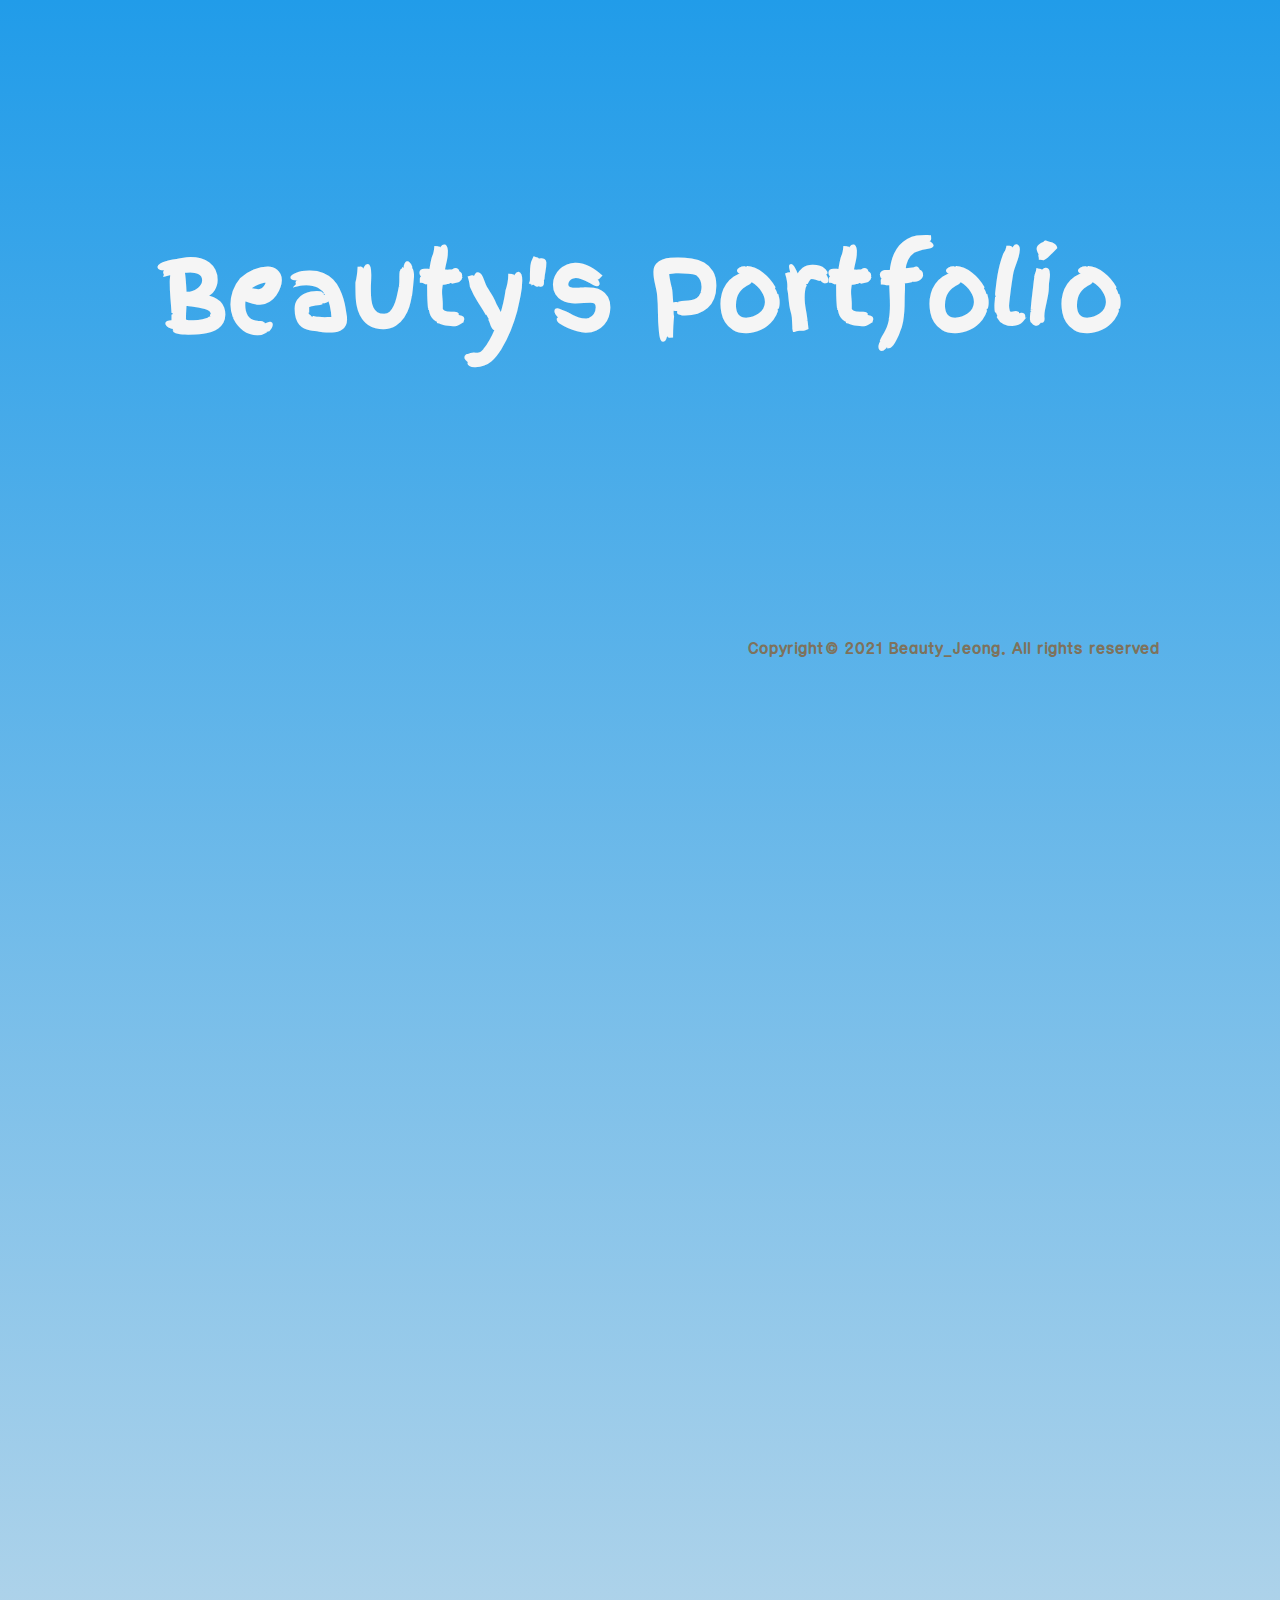
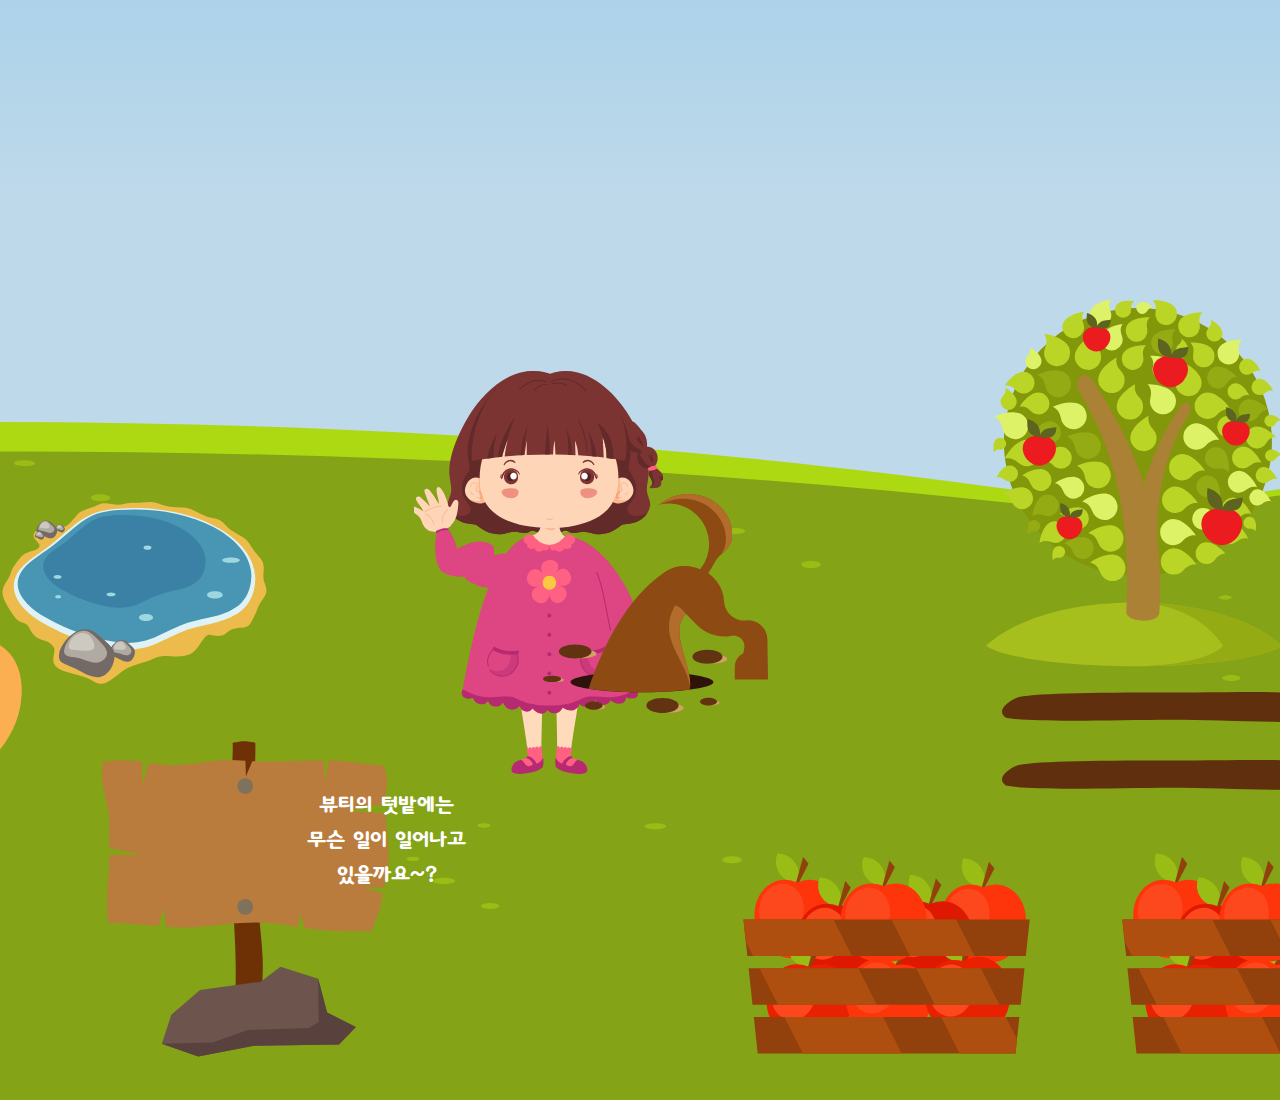
<file: index.html>
<!DOCTYPE html>
<html lang="ko">

<head>
  <meta charset="UTF-8">
  <meta http-equiv="X-UA-Compatible" content="IE=edge">
  <meta name="viewport" content="width=device-width, initial-scale=1.0">
  <title> Beauty's Portfolio </title>
  <link rel="preconnect" href="https://fonts.googleapis.com">
  <link rel="preconnect" href="https://fonts.gstatic.com" crossorigin>
  <link href="https://fonts.googleapis.com/css2?family=Finger+Paint&display=swap" rel="stylesheet">
  <link rel="icon" href="images/favicon16.ico">
  <link rel="icon" href="images/favicon32.ico">
  <link rel="shortcut icon" href="images/favicon96.ico"><!-- 안드로이드 -->
  <link rel="apple-touch-icon" href="images/favicon96.ico"><!-- 애플 -->
  <link rel="stylesheet" href="css/common.css">
  <link rel="stylesheet" href="css/main.css">
  <script src="js/jquery-1.12.4.min.js"></script>
  <script src="js/jquery.easing.min.js"></script>
  <script src="js/gsap.min.js"></script>
  <script src="js/main.js"></script>
</head>

<body>
  <div id="wrap">
    <div id="sky">
      <div class="txtbox">
        <h1>Beauty's Portfolio</h1>
        <p>- 뷰티의 텃밭에 오신 것을 환영합니다. -</p>
      </div>
      <p class="copyright">Copyright&copy; 2021 Beauty_Jeong. All rights reserved</p>
      <!-- 페럴렉스 : 구름, 태양, 산-->
      <div class="parallax">
        <div class="sun"></div>
        <div class="moveani">
          <div class="cloud1"></div>
          <div class="cloud2"></div>
          <div class="cloud3"></div>
          <div class="cloud4"></div>
        </div>
        <div class="mountain">
          <div class="mt1"></div>
          <div class="mt2"></div>
          <div class="mt3"></div>
        </div>
      </div>
    </div>

    <div class="bg">
      <div class="me">
        <div class="arm"></div>
        <div class="mouse"></div>
      </div>
      <div class="dog"></div>
      <div class="apple_drop">
        <div class="apple1"></div>
        <div class="apple2"></div>
      </div>
      <div class="sprout">
        <div class="sprout1"></div>
        <div class="sprout2"></div>
        <div class="sprout3"></div>
        <div class="sprout4"></div>
      </div>
      <p>
        뷰티의 텃밭에는<br>
        무슨 일이 일어나고<br>
        있을까요~?
      </p>
    </div>

    <div class="menu_wrap">
      <span class="blind">전체메뉴</span>
      <ul class="menu"><!-- 줌인, 돋보기 -->
        <li>
          <a href="sub/sub_beauty.html" class="about_beauty go_link">
            About Beauty
          <div class="circle"></div>
          </a>
        </li>
        <li>
          <a href="sub/sub_skill.html" class="skill go_link">
            Skill
            <div class="circle"></div>
          </a>
        </li>
        <li>
          <a href="sub/sub_project.html" class="project go_link">
            Project
            <div class="circle"></div>
          </a>
        </li>
        <li>
          <a href="sub/sub_contact.html" class="contact go_link">
            Contact
            <div class="circle"></div>
          </a>
        </li>
      </ul>
    </div>
  </div>
</body>

</html>
</file>
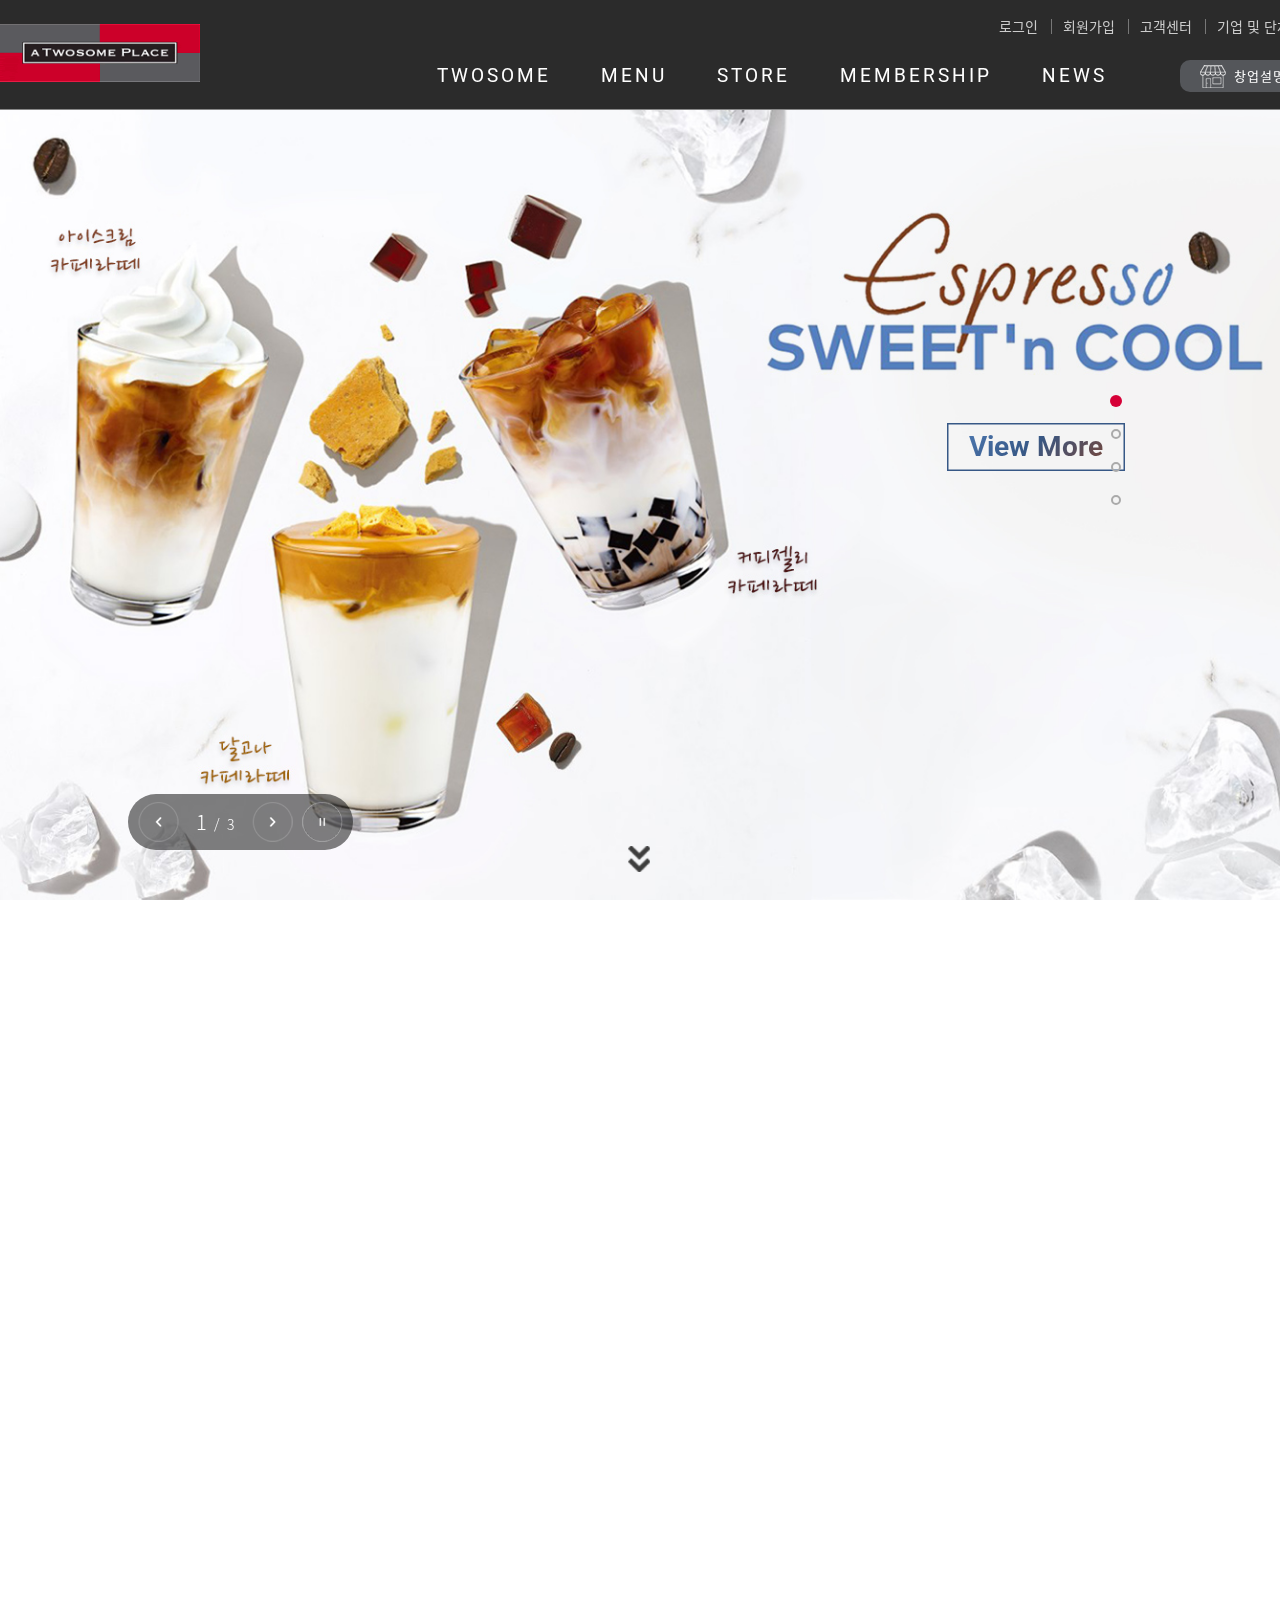
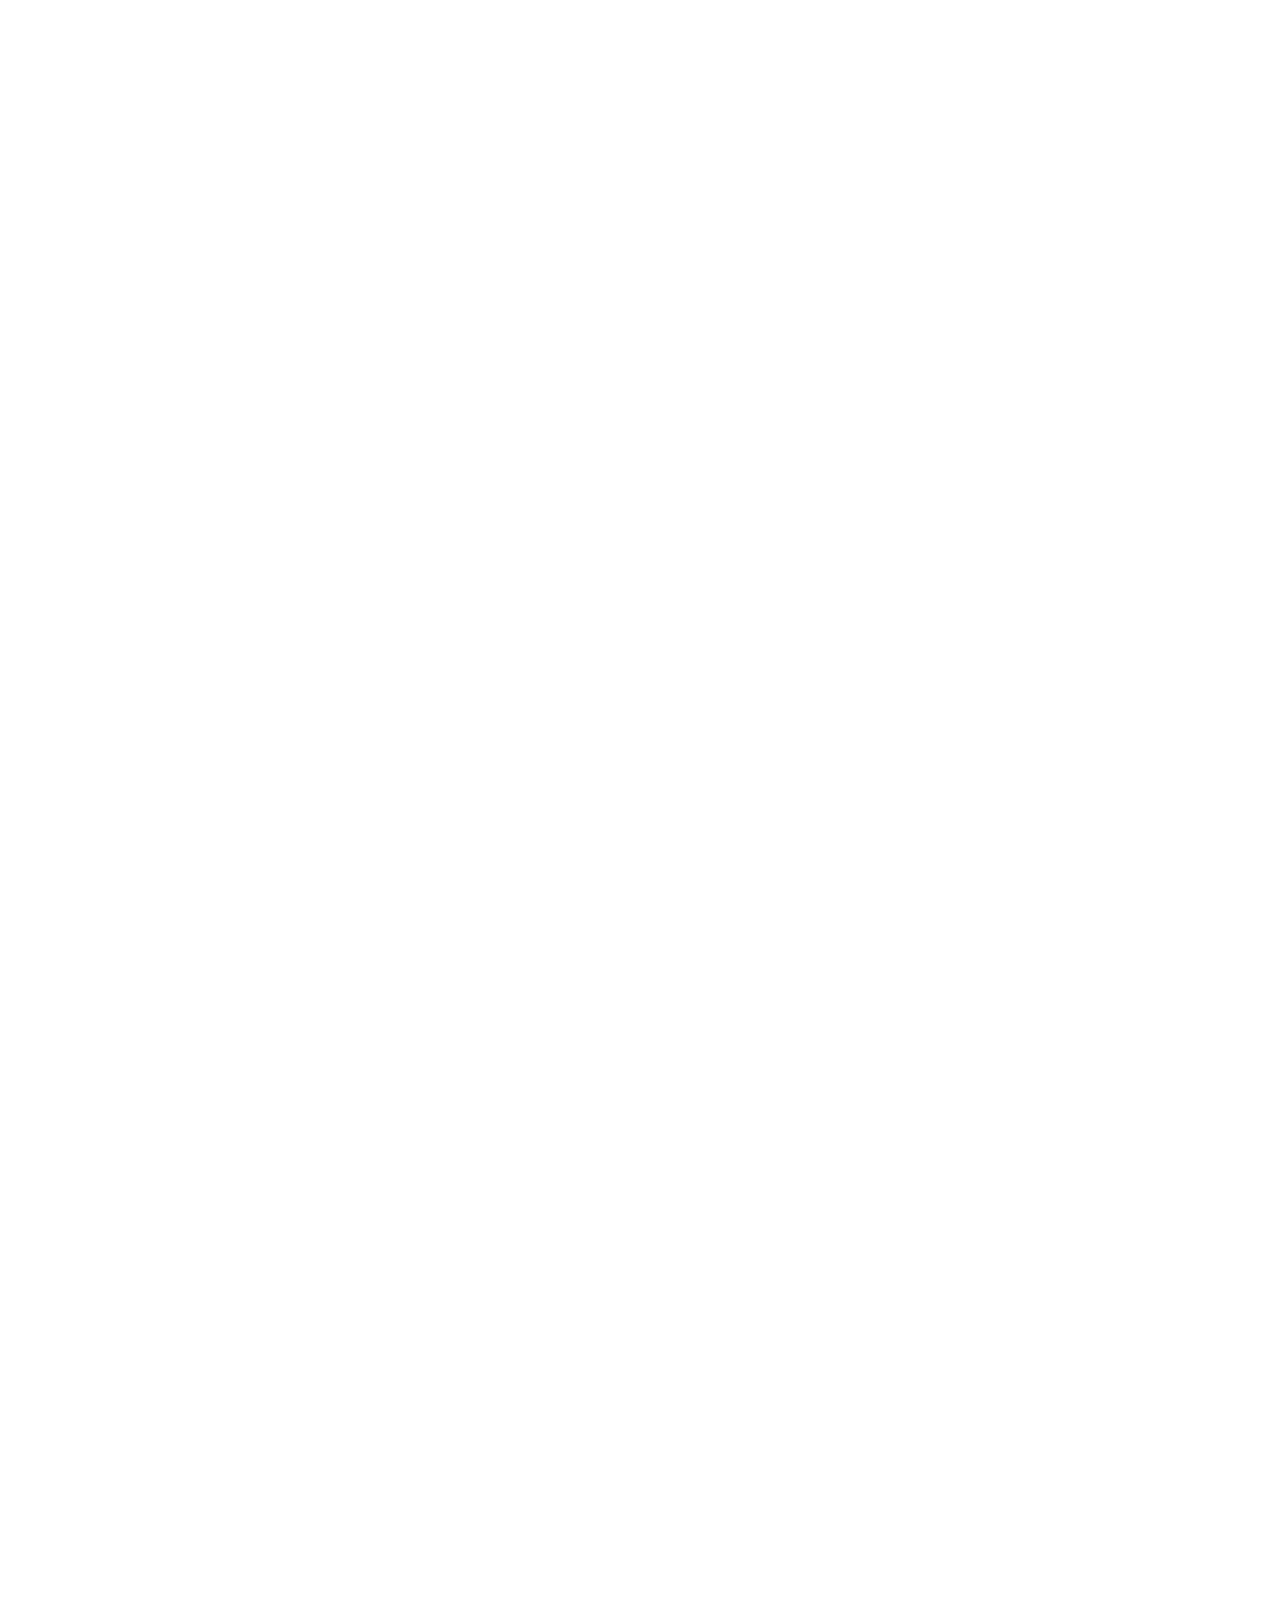
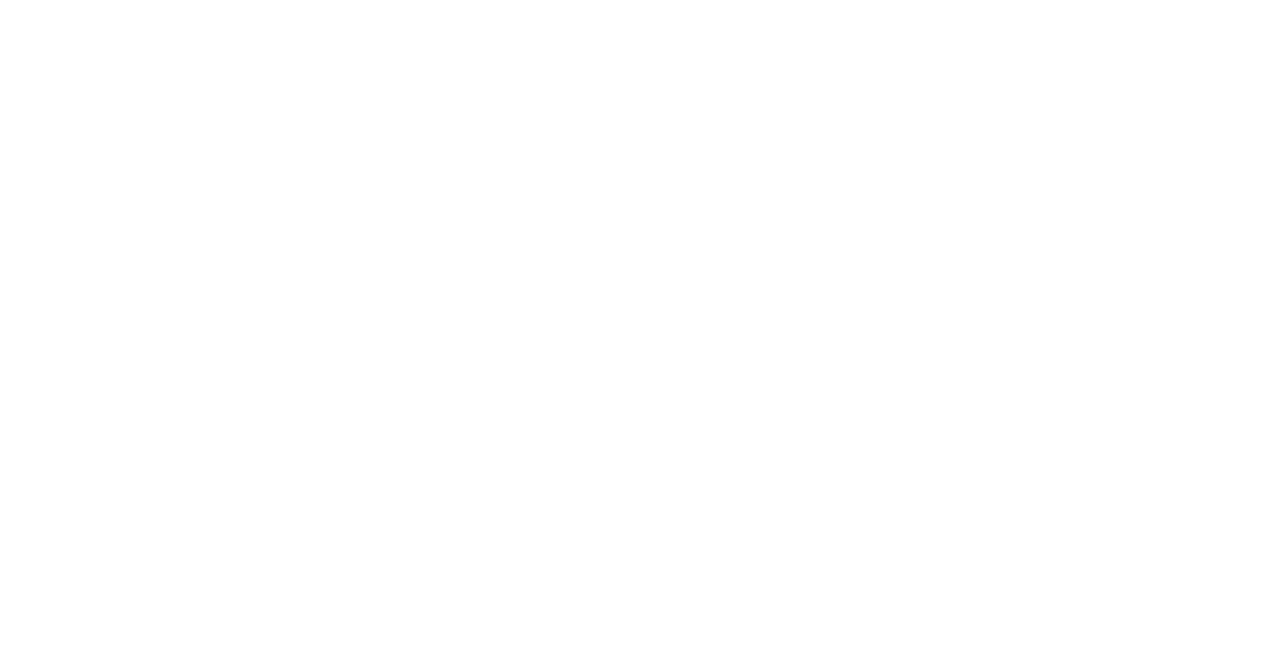
<file: project1/index.html>
<!DOCTYPE html>
<html lang="ko">

<head>
    <meta charset="UTF-8">
    <meta http-equiv="X-UA-Compatible" content="IE=edge">
    <meta name="viewport" content="width=device-width, initial-scale=1.0">
    <title> 투썸플레이스 - Premium Dessert Cafe </title>
    <link rel="shortcut icon" href="assets/images/favicon.ico" type="image/x-icon">
    <link href="https://fonts.googleapis.com/css?family=Roboto:300,regular,500,700" rel="stylesheet">
    <link rel="stylesheet" href="assets/css/fullpage.css">
    <link rel="stylesheet" href="assets/css/swiper-bundle.css">
    <link rel="stylesheet" href="assets/css/common.css">
    <link rel="stylesheet" href="assets/css/main.css">
    <script src="assets/js/jquery-1.12.4.min.js"></script>
    <script src="assets/js/fullpage.min.js"></script>
    <script src="assets/js/swiper-bundle.min.js"></script>
    <script src="assets/js/mouseover.js"></script>
    <script src="assets/js/common.js"></script>
    <script>
        $(document).ready(function () {
            /*full page 스크립트*/
            $('#container').fullpage({
                navigation: true,
                navigationPosition: 'right',
                navigationTooltips: ['신메뉴', '플래그십 매장', '브랜드 필름', '투썸 소식', '푸터'],
                afterRender: function () {
                    $('.fp-tooltip').attr('aria-hidden', true);
                },
                afterLoad: function (origin, destination, direction) { //본문을 불러오고 나서 스크롤이 끝나면 실행=> fade를 위해 추가됨
                    if (destination.index == 1) { //도착지 인덱스 번호는 0부터 시작
                        $('#cnt2').addClass('on');
                    } else {
                        $('#cnt2').removeClass('on');
                    }
                    if (destination.index == 2) { //도착지 인덱스 번호는 0부터 시작
                        $('#cnt3').addClass('on');
                    } else {
                        $('#cnt3').removeClass('on');
                    }
                    if (destination.index == 3 || destination.index == 4) {
                        $('#cnt4').addClass('on');
                    } else {
                        $('#cnt4, #footer').removeClass('on');
                    }
                }
            });

            const swiper1 = new Swiper('#cnt1 .swiper-container', {
                direction: 'horizontal',
                loop: true,

                pagination: {
                    el: '.swiper-pagination',
                    type: 'fraction',
                },

                navigation: {
                    nextEl: '.swiper-button-next',
                    prevEl: '.swiper-button-prev',
                },

                autoplay: {
                    delay: 5000,
                    disableOnInteraction: false,
                },
            });

            $('#cnt1 .btn_stop').on('click', function () {
                $(this).hide().siblings('button').show();
                swiper1.autoplay.stop();
            });
            $('#cnt1 .btn_play').on('click', function () {
                $(this).hide().siblings('button').show();
                swiper1.autoplay.start();
            });

            const swiper3 = new Swiper('#cnt3 .swiper-container', {
                direction: 'horizontal',
                loop: true,

                pagination: {
                    el: '.swiper-pagination',
                    type: 'bullets', //bullets(기본원형)
                    clickable: true, //페이지네이션을 클릭해도 슬라이더 이동가능
                },

                // 이전과 다음버튼
                navigation: {
                    nextEl: '.swiper-button-next',
                    prevEl: '.swiper-button-prev',
                },

                slidesPerView: 2, //한 화면에 보여지는 슬라이더 개수
                spaceBetween: 186, //슬라이더 사이 공백
                centeredSlides: true, //슬라이더가 가운데로

                autoplay: {
                    delay: 5000,
                    disableOnInteraction: false,
                },

            });
            
            //★ 자동실행 버튼 추가 스크립트 추가하기
            $('#cnt3 .btn_stop').on('click', function () {
                $(this).hide().siblings('button').show();
                swiper3.autoplay.stop();
            });
            $('#cnt3 .btn_play').on('click', function () {
                $(this).hide().siblings('button').show();
                swiper3.autoplay.start();
            });

            var sizeSvg_r = document.querySelector('.svg_r').getTotalLength();
            console.log(sizeSvg_r); //118.61123657226562 => 119

            var $cnt4_moveY = $('#cnt4 ul li a');
        	$cnt4_moveY.on({
		     'focusin mouseenter' : function () {
			    $(this).parents('li').addClass('move');
	    	    },
		      'focusout mouseleave' : function () {
		    	$(this).parents('li').removeClass('move');
	        	}
        	});
        });
    </script>
</head>

<body>
    <div id="skip">
        <a href="#container">본문 바로가기</a>
    </div>
    <div id="wrap">
        <header id="header" class="bdbox">
            <div class="inner">
                <h1 class="logo">
                    <a href="index.html"><img src="assets/images/common/logo3.png" alt="투썸플레이스"></a>
                </h1>
                <ul class="util d_f">
                    <li><a href="#">로그인</a></li>
                    <li><a href="#">회원가입</a></li>
                    <li><a href="#">고객센터</a></li>
                    <li><a href="#">기업 및 단체 구매</a></li>
                </ul>
                <div class="gnb_franchise d_f">
                    <nav id="gnb">
                        <h2 class="blind">주메뉴</h2>
                        <ul class="d_f">
                            <li>
                                <a href="story/coff_story.html" target="_blank">TWOSOME</a>
                                <ul>
                                    <li><a href="story/coff_story.html">투썸 히스토리</a></li>
                                    <li><a href="story/coff_story.html">커피 스토리</a></li>
                                </ul>
                            </li>
                            <li>
                                <a href="menu/drink.html" target="_blank">MENU</a>
                                <ul>
                                    <li><a href="menu/drink.html">음료</a></li>
                                    <li><a href="menu/drink.html">푸드</a></li>
                                    <li><a href="menu/drink.html">상품</a></li>
                                </ul>
                            </li>
                            <li>
                                <a href="index.html">STORE</a>
                                <ul>
                                    <li><a href="index.html">국내</a></li>
                                    <li><a href="index.html">해외</a></li>
                                </ul>
                            </li>
                            <li>
                                <a href="index.html">MEMBERSHIP</a>
                                <ul>
                                    <li><a href="index.html">멤버십 안내</a></li>
                                    <li><a href="index.html">제휴 카드</a></li>
                                </ul>
                            </li>
                            <li>
                                <a href="news/news.html" target="_blank">NEWS</a>
                            </li>
                        </ul>
                    </nav>
                    <a href="" class="franchise bdbox">창업설명회</a>
                </div>
            </div>
        </header>

        <div id="container">
            <section class="section" id="cnt1">
                <h2 class="blind">여름 시즌 신메뉴 출시</h2>
                <div class="swiper-container p_r">
                    <div class="swiper-wrapper">
                        <div class="swiper-slide slide1">
                            <div class="blind">
                                <strong>Espresso Sweet&apos;n Cool</strong>
                                <h3>썸머 라떼 3종</h3>
                                <ul>
                                    <li>아이스크림 카페라떼</li>
                                    <li>달고나 카페라떼</li>
                                    <li>커피젤리 카페라떼</li>
                                </ul>
                            </div>
                            <div class="svg_wrap">
                                <a href="menu/drink.html">View More</a>
                                <svg>
                                    <rect class="view_bd" width="178px" height="48px" />
                                </svg>
                            </div>
                        </div>
                        <div class="swiper-slide slide2">
                            <div class="blind">
                                <strong>Summer Chill Out</strong>
                                <h3>썸머 에이드 2종</h3>
                                <ul>
                                    <li>샤인머스켓 청포도 에이드</li>
                                    <li>히비스커스 시트러스 에이드</li>
                                </ul>
                            </div>
                            <div class="svg_wrap">
                                <a href="menu/drink.html">View More</a>
                                <svg>
                                    <rect class="view_bd" width="178px" height="48px" />
                                </svg>
                            </div>
                        </div>
                        <div class="swiper-slide slide3">
                            <div class="blind">
                                <strong>Meet Your Cool Spoon</strong>
                                <h3>썸머 빙수 4종</h3>
                                <ul>
                                    <li>망고 빙수</li>
                                    <li>오리지널 팥빙수</li>
                                    <li>요거 베리 케이크 빙수</li>
                                    <li>스페니쉬 라떼 케이크 빙수</li>
                                </ul>
                            </div>
                            <div class="svg_wrap">
                                <a href="menu/drink.html">View More</a>
                                <svg>
                                    <rect class="view_bd" width="178px" height="48px" />
                                </svg>
                            </div>
                        </div>
                    </div>
                    <div class="controller p_a">
                        <div class="swiper-pagination p_a"></div>
                        <div class="swiper-button-prev">
                            <span class="blind">이전버튼</span>
                            <svg>
                                <circle cx="20" cy="20" r="19" class="svg_r" />
                            </svg>
                        </div>
                        <div class="swiper-button-next">
                            <span class="blind">다음버튼</span>
                            <svg>
                                <circle cx="20" cy="20" r="19" class="svg_r" />
                            </svg>
                        </div>
                        <button class="btn_stop stop_play" type="button">
                            <span class="blind">일시정지</span>
                            <svg>
                                <circle cx="20" cy="20" r="19" class="svg_r" />
                            </svg>
                        </button>
                        <button class="btn_play stop_play" type="button">
                            <span class="blind">자동재생</span>
                            <svg>
                                <circle cx="20" cy="20" r="19" class="svg_r" />
                            </svg>
                        </button>
                    </div>
                </div>
            </section>
            <section class="section" id="cnt2">
                <h2 class="tit_top tit">플래그십 매장</h2>
                <ul class="clearfix">
                    <li class="store1 fade">
                        <div class="store_name">
                            <strong>&quot;Modern French Mood&quot;</strong>
                            <h3>여의도 파크원점</h3>
                        </div>
                        <div class="over">
                            <div class="over_bg">
                                <p>세련되고 유니크한 디자인 가득!<br>
                                    여의도파크원점에서 인생샷 남기고<br>
                                    감각적이고 우아한 무드를 경험해보세요</p>
                                <a href="">매장 안내</a>
                            </div>
                        </div>
                    </li>
                    <li class="store2 fade">
                        <div class="store_name">
                            <strong>&quot;친환경을 생각한 이야기가 있는 공간&quot;</strong>
                            <h3>신촌 연세로점</h3>
                        </div>
                        <div class="over">
                            <div class="over_bg">
                                <p>다양한 친환경 마감재와 인테리어를<br>
                                    경험할 수 있는 신촌연세로점에서<br>
                                    커피 한잔과 함께 힐링을 느껴보세요</p>
                                <a href="">매장 안내</a>
                            </div>
                        </div>
                    </li>
                    <li class="store3 fade">
                        <div class="store_name">
                            <strong>&quot;올데이 페어링 문화공간&quot;</strong>
                            <h3>신논현역점</h3>
                        </div>
                        <div class="over">
                            <div class="over_bg">
                                <p>트렌디한 베이커리를 경험할 수 있는 공간!<br>
                                    든든한 한 끼로 제격인 신선한 샌드위치는 물론<br>
                                    유니크한 베이커리를 취향별로 골라보세요</p>
                                <a href="">매장 안내</a>
                            </div>
                        </div>
                    </li>
                </ul>
            </section>
            <section class="section" id="cnt3">
                <h2 class="tit_top tit">브랜드 필름</h2>
                <div class="film">
                    <div class="swiper-container"><!-- 컨테이너 높이는 슬라이더 높이와 같음, 이전다음버튼과 컨트롤러는absolute로 슬라이더와 겹쳐있다 -->
                        <div class="swiper-wrapper d_f">
                            <!-- Slides -->
                            <div class="swiper-slide slide1">
                                <iframe id="ytplayer1" type="text/html" width="947" height="504"
                                src="https://www.youtube.com/embed/5Qm7tV72-Aw?list=PLwJ9QcOjxfAM4JuaT66afDYiCDF_MGEYZ" title="[투썸플레이스] 새로워진 모바일투썸 APP"></iframe>
                            </div>
                            <div class="swiper-slide slide2">
                                <iframe id="ytplayer2" type="text/html" width="947" height="504"
                                src="https://www.youtube.com/embed/pGyJ0PMfK9E?list=PLwJ9QcOjxfAM4JuaT66afDYiCDF_MGEYZ" title="[투썸플레이스] 열정 가득한 일상에 활기를 더하는 방법"></iframe>
                            </div>
                            <div class="swiper-slide slide3">
                                <iframe id="ytplayer3" type="text/html" width="947" height="504"
                                src="https://www.youtube.com/embed/1QVlgGcNPs0?list=PLwJ9QcOjxfAPeI0IYUCrW2zqtklT8jWQZ" title="투썸 원두 비밀.. 여러분들에게만 알려드립니다｜원두편｜만든자"></iframe>
                            </div>
                        </div>

                        <!-- 이전, 다음 버튼 : .controller에서 분리 -->
                        <div class="swiper-button-prev prev_next"></div>
                        <div class="swiper-button-next prev_next"></div>
                        <div class="controller">
                            <div class="swiper-pagination"></div>
                            <!-- 정지와 실행버튼 -->
                            <button class="btn_stop stop_play" type="button" title="일시정지"></button><!-- 배경이미지로 넣기 -->
                            <button class="btn_play stop_play" type="button" title="자동실행"></button>
                        </div>
                    </div>
                </div>
            </section>

            <section class="section" id="cnt4">
                <div class="info">
                    <ul class="d_f">
                        <li class="tit1 up">
                            <div class="top">
                                <h2>새소식</h2>
                                <p>투썸의 다양한 정보와<br>
                                    새로운 소식을 전합니다</p>
                            </div>
                            <div class="bottom">
                                <img src="assets/images/main/article4_iF.jpg" alt="if디자인 어워드 2021 수상 패키지 부문 본상 2개 수상">
                                <p>독일 iF 디자인 어워드 2021 수상</p>
                                <a href="" class="over">
                                    <p>자세히 보기</p>
                                </a>
                            </div>
                        </li>
                        <li class="tit2 down">
                            <div class="top">
                                <h2>이벤트</h2>
                                <p>맛있는 이벤트로<br>
                                    일상에 작은 즐거움을<br>
                                    선사합니다</p>
                            </div>
                            <div class="bottom">
                                <img src="assets/images/main/article4_event_coupon.jpg" alt="모바일 투썸 앱 신규가입하면 아메리카노 쿠폰 선착순 증정">
                                <p>모바일투썸 신규 가입 이벤트</p>
                                <a href="" class="over">
                                    <p>자세히 보기</p>
                                </a>
                            </div>
                        </li>
                        <li class="tit3 up">
                            <div class="top">
                                <h2>오픈매장</h2>
                                <p> 더 많은 즐거움을<br>
                                    제공하기 위해<br>
                                    더 많이 찾아가겠습니다</p>
                            </div>
                            <div class="bottom">
                                <img src="assets/images/main/article4_store_suwon.jpg" alt="">
                                <p>북수원정자타운점</p>
                                <a href="" class="over">
                                    <p>자세히 보기</p>
                                </a>
                            </div>
                        </li>
                        <li class="tit4 down">
                            <div class="top">
                                <h2>모바일투썸</h2>
                                <p>모바일 투썸으로<br>
                                    더 편리하고 새로워진<br>
                                    투썸 플레이스를 만나보세요</p>
                            </div>
                            <div class="bottom">
                                <img src="assets/images/main/article4_mobileTS.jpg" alt="기다림은 짧게 비대면으로 안전하게">
                                <p>내 손 안의 투썸플레이스</p>
                                <a href="" class="over">
                                    <p>자세히 보기</p>
                                </a>
                            </div>
                        </li>
                    </ul>
                </div>
            </section>
            
            <div class="section fp-auto-height">
                <footer id="footer">
                    <div class="foot_inner">
                        <ul class="contact d_f">
                            <li><img src="assets/images/common/footer_headset-solid.svg" alt="고객센터">1577-4410</li>
                            <li><img src="assets/images/common/footer_fax.svg" alt="팩스">02-2058-6777</li>
                            <li><img src="assets/images/common/footer_envelope.svg" alt="대표이메일"><a
                                    href="">helpmaster@twosome.co.kr</a></li>
                        </ul>
                        <ul class="sns_right d_f">
                            <li><a href="https://www.facebook.com/ATWOSOMEPLACE" target="_blank"><img
                                        src="assets/images/common/footer_facebook-f-brands.svg" alt="페이스북"></a></li>
                            <li><a href="https://www.instagram.com/official_atwosomeplace/" target="_blank"><img
                                        src="assets/images/common/footer_instagram-brands.svg" alt="인스타그램"></a></li>
                            <li><a href="https://www.youtube.com/channel/UCDjdk0ufvcvV08hAm_vF06Q" target="_blank"><img
                                        src="assets/images/common/footer_youtube-brands.svg" alt="유튜브"></a></li>
                            <li><a href="https://play.google.com/store/apps/details?id=com.cj.twosome"
                                    target="_blank"><img src="assets/images/common/footer_sns-app.png" alt="APP"></a>
                            </li>
                        </ul>
                        <ul class="foot_link d_f">
                            <li><a href="">사이트맵</a></li>
                            <li><a href="">리크루트</a></li>
                            <li><a href="">이용약관</a></li>
                            <li><a href="">개인정보처리방침</a></li>
                            <li><a href="">위치기반서비스 이용약관</a></li>
                            <li><a href="">이메일 무단수집거부</a></li>
                            <li><a href="">법적고지</a></li>
                        </ul>
                        <div class="address">
                            <address>
                                <span>서울특별시 중구 을지로 170, 8층(을지로4가, 을지로트윈타워) 투썸플레이스(주)</span>
                                <span>대표이사 : 이영상</span>
                                <span>개인정보보호책임자 : 장재호</span>
                                <span>사업자등록번호 : 404-86-01054</span>
                            </address>
                            <p>
                                <span>통신판매업종신고증 : 제 2018-서울중구-0353호</span>
                                <span>Copyright ⓒ 2020 A TWOSOME PLACE CO. LTD. ALL RIGHTS RESERVED.</span>
                            </p>
                        </div>
                        <a href="#header" class="btn_top">TOP</a>
                    </div>
                </footer>
            </div>
        </div>

    </div>
</body>

</html>
</file>
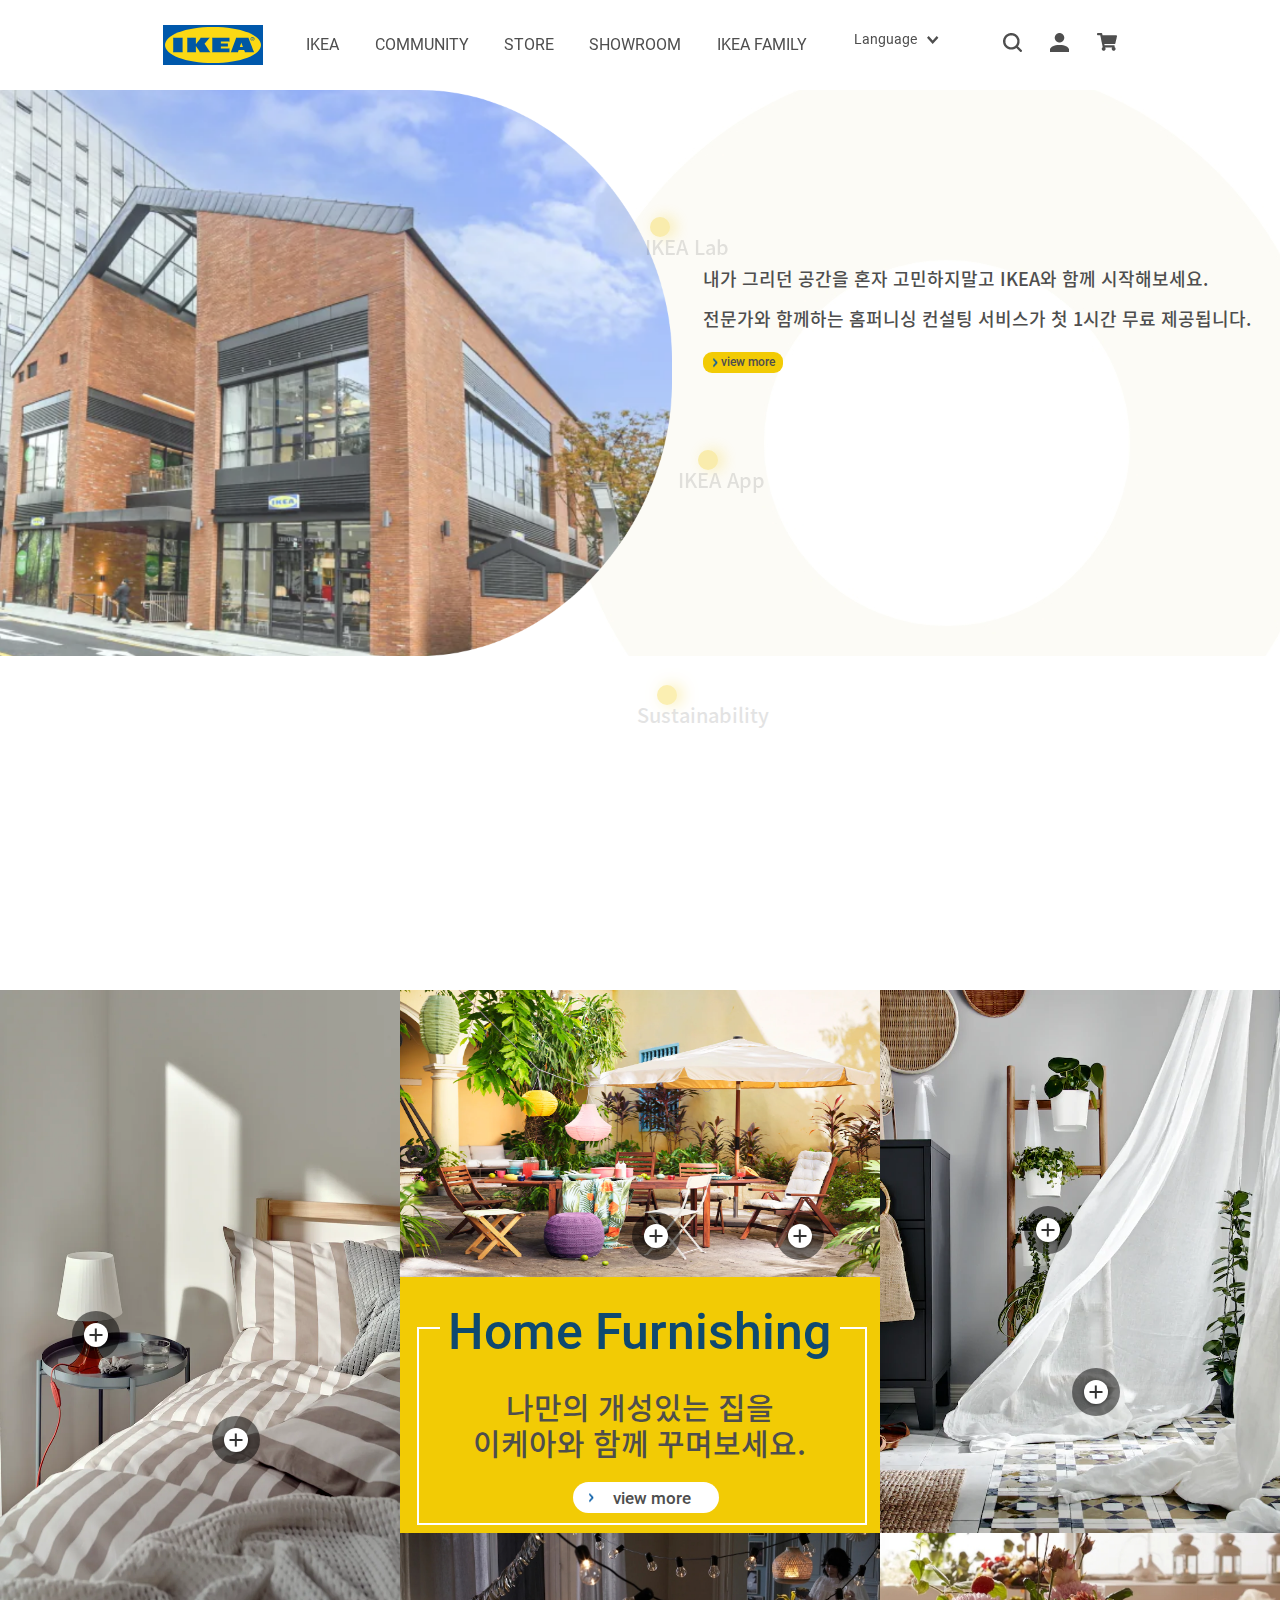
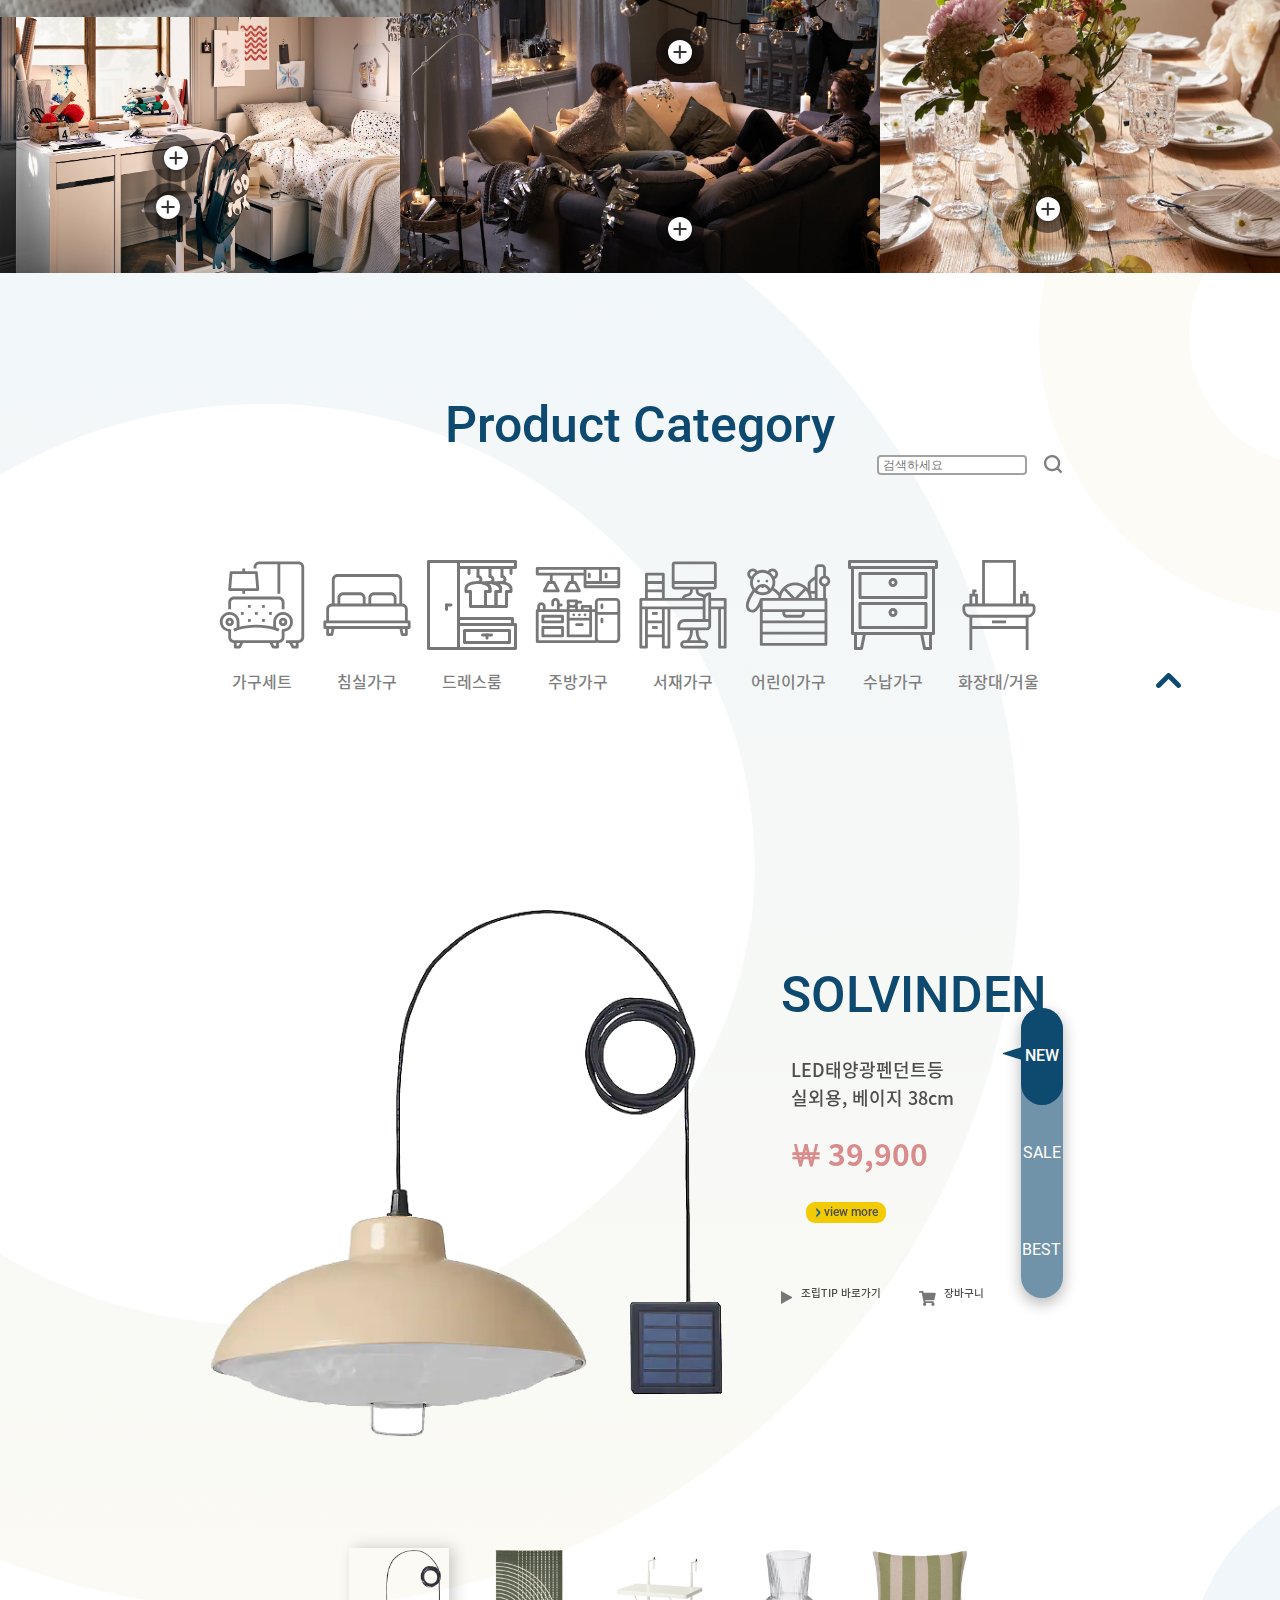
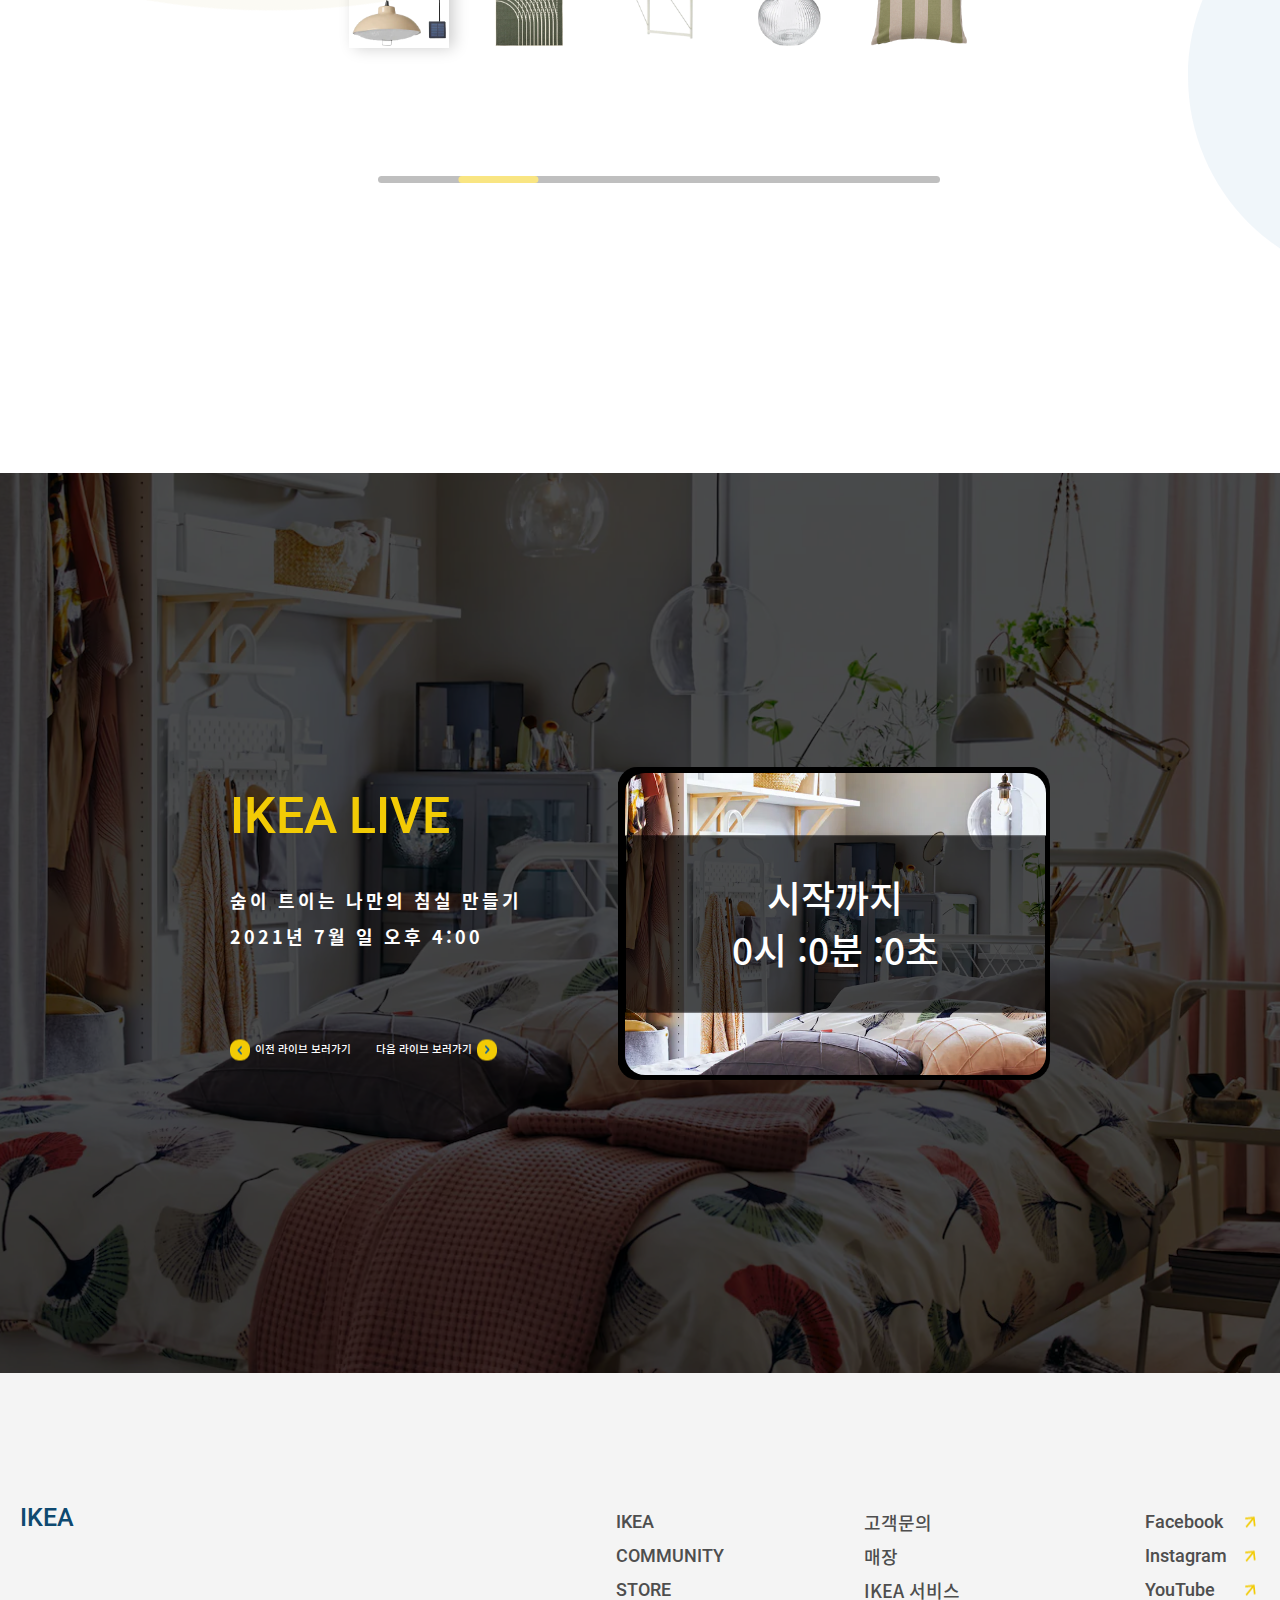
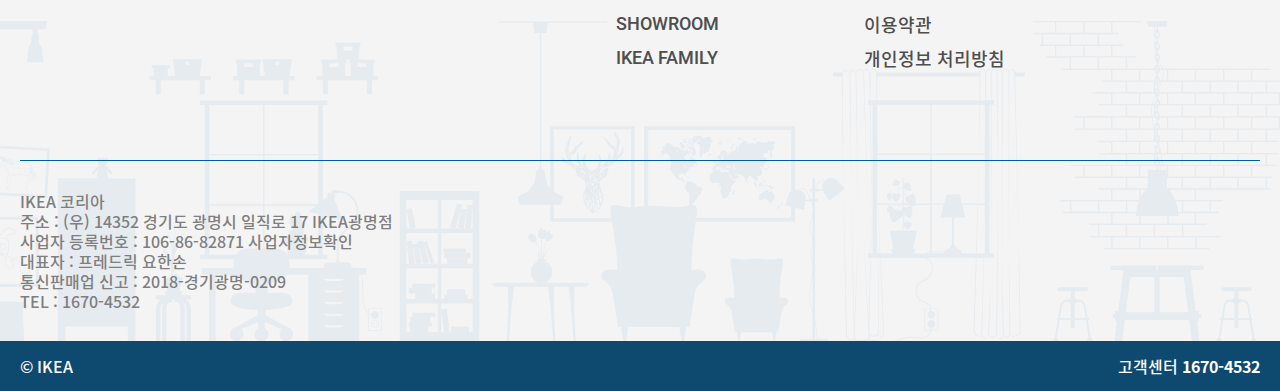
<file: project2/index.html>
<!DOCTYPE html>
<html lang="ko">

<head>
    <meta charset="UTF-8">
    <meta http-equiv="X-UA-Compatible" content="IE=edge">
    <meta name="viewport" content="width=device-width, initial-scale=1.0">
    <title> IKEA KOREA </title>
    <link rel="apple-touch-icon" href="">
    <link rel="shortcut icon" href="">
    <link rel="icon" href="images/favicon.ico">

    <link rel="stylesheet" href="css/swiper-bundle.css">
    <link rel="stylesheet" href="css/slick.css">
    <link rel="stylesheet" href="css/xeicon.css">
    <link rel="stylesheet" href="css/common.css">
    <link rel="stylesheet" href="css/layout.css"><!-- header, footer -->
    <link rel="stylesheet" href="css/main.css">

    <script src="js/jquery-1.12.4.min.js"></script>
    <script src="js/swiper-bundle.min.js"></script>
    <script src="js/slick.min.js"></script>
    <script src="js/gsap.min.js"></script>
    <script src="js/common.js"></script>
    <script src="js/main.js"></script>
</head>

<body>
    <div id="skip">
        <a href="#cnt1">본문 바로가기</a>
    </div>
    <div id="wrap">
        <header id="pcHeader" class="header">
            <h1 class="logo">
                <a href="index.html"><img src="images/common/ikea-logo.svg" alt="이케아"></a>
            </h1>
            <div class="header_right">
                <div class="lang">
                    <button type="button">
                        <!-- 화살표: 가상요소의 배경으로 -->
                        Language
                    </button>
                    <ul>
                        <li><a href="" aria-current="page">Korean</a></li>
                        <li><a href="">English</a></li>
                    </ul>
                </div>
                <ul class="header_icon">
                    <li>
                        <button>
                            <img src="images/common/p-header-search.png" alt="검색창 열기">
                        </button>
                    </li>
                    <li>
                        <a href="">
                            <img src="images/common/p-header-login.png" alt="로그인">
                        </a>
                    </li>
                    <li>
                        <a href="">
                            <img src="images/common/header-shoppingCart.png" alt="장바구니">
                        </a>
                    </li>
                </ul>
            </div>

            <nav id="pcGnb">
                <!-- 흰배경은 가상요소로 -->
                <ul>
                    <li>
                        <a href="">IKEA</a>
                        <div class="dep2">
                            <div class="menu_tit">이케아</div>
                            <ul class="dep2_cnt">
                                <li>
                                    <a href="">이케아 코리아 소개</a>
                                </li>
                                <li>
                                    <a href="">비전과 경영철학</a>
                                </li>
                                <li>
                                    <a href="">이케아 역사</a>
                                </li>
                            </ul>
                        </div>
                    </li>
                    <li>
                        <a href="">COMMUNITY</a>
                        <div class="dep2">
                            <div class="menu_tit">커뮤니티</div>
                            <ul class="dep2_cnt">
                                <li>
                                    <a href="">이케아 라이브</a>
                                </li>
                                <li>
                                    <a href="">아이디어</a>
                                    <ul class="dep3">
                                        <li><a href="">이케아 아이디어</a></li>
                                        <li><a href="">우리집 아이디어</a></li>
                                        <li><a href="">인스타그램 자랑</a></li>
                                    </ul>
                                </li>
                            </ul>
                        </div>
                    </li>
                    <li>
                        <a href="">STORE</a>
                        <div class="dep2">
                            <div class="menu_tit">스토어</div>
                            <ul class="dep2_cnt">
                                <li>
                                    <a href="">가구</a>
                                    <ul class="dep3">
                                        <li><a href="">가구세트</a></li>
                                        <li><a href="">침실가구</a></li>
                                        <li><a href="">드레스룸</a></li>
                                        <li><a href="">주방가구</a></li>
                                        <li><a href="">서재가구</a></li>
                                        <li><a href="">어린이가구</a></li>
                                        <li><a href="">수납가구</a></li>
                                        <li><a href="">화장대/거울</a></li>
                                        <li><a href="">식탁/테이블</a></li>
                                    </ul>
                                </li>
                                <li>
                                    <a href="">홈스마트</a>
                                </li>
                                <li>
                                    <a href="">홈데코/조명</a>
                                </li>
                                <li>
                                    <a href="">가전</a>
                                </li>
                                <li>
                                    <a href="">이케아 푸드</a>
                                </li>
                                <li>
                                    <a href="">반려동물</a>
                                </li>
                            </ul>
                        </div>
                    </li>
                    <li>
                        <a href="">SHOWROOM</a>
                        <div class="dep2">
                            <div class="menu_tit">쇼룸</div>
                            <ul class="dep2_cnt">
                                <li>
                                    <a href="">침실</a>
                                </li>
                                <li>
                                    <a href="">거실</a>
                                </li>
                                <li>
                                    <a href="">주방</a>
                                </li>
                                <li>
                                    <a href="">다이닝</a>
                                </li>
                                <li>
                                    <a href="">어린이 이케아</a>
                                </li>
                                <li>
                                    <a href="">욕실</a>
                                </li>
                                <li>
                                    <a href="">홈오피스</a>
                                </li>
                                <li>
                                    <a href="">현관</a>
                                </li>
                                <li>
                                    <a href="">아웃도어</a>
                                </li>
                                <li>
                                    <a href="">비즈니스</a>
                                </li>
                            </ul>
                        </div>
                    </li>
                    <li>
                        <a href="">IKEA FAMILY</a>
                    </li>
                </ul>
                <!-- 배너 슬라이더 -->
                <div class="swiper-container">
                    <!-- 슬라이더 상세 내용 그룹 -->
                    <div class="swiper-wrapper">
                        <div class="swiper-slide slide1">
                            <a href=""><img src="images/common/banner-sale.jpg" alt=""></a>
                            <div class="txtbox">
                                <strong>
                                    미드솜마르,<br>
                                    최대<span>70%</span>세일<br>
                                    빛나는 여름!<br>
                                    반가운 특가!<br>
                                </strong>
                                <p>6월 17일 - 7월 6일</p>
                                <a href="">미드솜마르 즐기러 가기 </a>
                            </div>
                        </div>
                        <div class="swiper-slide slide2">
                            <a href=""><img src="images/common/banner-ikeaFamily.jpg" alt=""></a>
                            <div class="txtbox">
                                <strong>IKEA Family</strong>
                                <p>이케아 패밀리가 되어보세요.</p>
                                <a href="">IKEA Family 혜택보기 </a>
                            </div>
                        </div>
                    </div>

                    <div class="swiper-pagination"></div>
                </div>
            </nav>
        </header>

        <header id="mHeader" class="header">
            <h1 class="logo">
                <a href="index.html"><img src="images/common/logo_circle.png" alt="이케아"></a>
            </h1>
            <div class="m_util">
                <button class="btn_gnb_open" type="button">
                    <img src="images/common/m_menuBtn.png" alt="전체메뉴 열기">
                </button>
                <button class="header_right" type="button">
                    <img src="images/common/m_search_icon.png" alt="검색창 열기">
                </button>
            </div>
        </header>

        <div id="container">
            <section id="pcCnt1" class="cnt1">
                <h2 class="blind">이케아 소개</h2>
                <div class="slick-container">
                    <div class="slick-wrapper">
                        <!-- 가상요소: 둥근원 -->
                        <div class="slick-slide slide1">
                            <div class="slide_bg">
                                <img src="images/main/p-cnt1-bg1.png" alt="">
                            </div>
                            <div class="txtwrap">
                                <h3 class="txt">IKEA Lab</h3>
                                <p>내가 그리던 공간을 혼자 고민하지말고 IKEA와 함께 시작해보세요.<br>
                                    전문가와 함께하는 홈퍼니싱 컨설팅 서비스가 첫 1시간 무료 제공됩니다.</p>
                                <a href="" class="btn_more yellow">view more</a>
                            </div>
                        </div>
                        <div class="slick-slide slide2">
                            <div class="slide_bg">
                                <img src="images/main/p-cnt1-bg2.png" alt="">
                            </div>
                            <div class="txtwrap apptxt">
                                <h3 class="txt">IKEA App</h3>
                                <p>밖으로 나가기 어려워지는 시기인 만큼,<br>
                                    집에서 쉽고 안전하게 쇼핑하는 방법을 알아볼까요?</p>
                                <a href="" class="btn_more yellow">view more</a>
                            </div>
                        </div>
                        <div class="slick-slide slide3">
                            <div class="slide_bg">
                                <img src="images/main/p-cnt1-bg3.png" alt="">
                            </div>
                            <div class="txtwrap">
                                <h3 class="txt">Sustainability</h3>
                                <p>IKEA는 쓰레기를 없애고 자원을 계속 사용하기 위해<br>
                                    모두가 더 편하게 실천할 수 있는 새로운 방법을 찾고 있습니다.</p>
                                <a href="" class="btn_more yellow">view more</a>
                            </div>
                        </div>
                    </div>

                    <div class="pc-slick-pagination"></div>
                </div>
                <div class="cursorDrag"><img src="images/main/p-cursor-click.png" alt=""></div>
            </section>

            <section id="mCnt1" class="cnt1">
                <h2 class="blind">이케아 소개</h2>
                <div class="slick-container">
                    <div class="slick-wrapper">
                        <div class="slick-slide slide1">
                            <!-- 가상요소: 배경이미지 -->
                            <div class="txtwrap">
                                <h3 class="txt">IKEA Lab</h3>
                                <p>내가 그리던 공간을 혼자<br>고민하지말고 IKEA와 함께<br> 시작해보세요.<br>
                                    <br>
                                    전문가와 함께하는 <br>홈퍼니싱 컨설팅 서비스가<br> 첫 1시간 무료 제공됩니다.</p>
                                <a href="" class="arrowright"></a>
                            </div>
                            <svg>
                                <polygon points="0 0, 0 1024, 643 1024, 265 0" />
                            </svg>
                        </div>
                        <div class="slick-slide slide2">
                            <div class="txtwrap apptxt">
                                <h3 class="txt">IKEA App</h3>
                                <p>밖으로 나가기 <br>어려워지는 시기인 만큼,<br>
                                    집에서 쉽고 안전하게 <br>쇼핑하는 방법을 알아볼까요?</p>
                                <a href="" class="arrowright"></a>
                            </div>
                            <svg>
                                <polygon points="0 0, 0 1024, 643 1024, 265 0" />
                            </svg>
                        </div>
                        <div class="slick-slide slide3">
                            <div class="txtwrap">
                                <h3 class="txt">Sustainability</h3>
                                <p>IKEA는 쓰레기를 없애고<br> 자원을 계속 사용하기 위해<br>
                                    모두가 더 편하게 <br>실천할 수 있는 새로운 방법을<br> 찾고 있습니다.</p>
                                <a href="" class="arrowright"></a>
                            </div>
                            <svg class="reverse">
                                <polygon points="0 0, 0 1024, 333 1024, 643 0" />
                            </svg>
                        </div>
                    </div>

                    <div class="controller">
                        <div class="m-slick-pagination"></div>
                        <div class="slick-auto">
                            <button type="button" class="slick-pause visible">
                                <span class="blind">일시정지</span>
                                <i class="xi-pause-circle-o"></i>
                            </button>
                            <button type="button" class="slick-play">
                                <span class="blind">자동실행</span>
                                <i class="xi-play-circle-o"></i>
                            </button>
                        </div>
                    </div>

                </div>
            </section>

            <section id="cnt2" class="cnt2">
                <div class="cnt2_wrap">
                    <div class="tit_box">
                        <div class="border txtwrap">
                            <h2>Home Furnishing</h2>
                            <p>나만의 개성있는 집을 <br><!-- 모바일에서는 display: none -->
                                이케아와 함께 꾸며보세요.</p>
                            <a href="" class="btn_more white">view more</a><!-- 모바일에서는 display: none -->
                        </div>
                    </div>
                    <div class="photo photo1">
                        <h3 class="mcnt2_tit"><span>Bed</span> <span>Room</span></h3><!-- pc에서 숨기기, 모바일에서만 -->
                        <img src="images/furnishing/furnish1.jpg" alt="따뜻한 햇살이 비추는 포근한 느낌의 침실">
                        <!-- 모바일에서 사진 뒷 배경: 가상요소  -->
                        <div class="hover_box hover_box1">
                            <div class="shop_area area1">
                                <!-- 위치지정 -->
                                <a href="" class="hover_circle"></a>
                                <div class="hover_info">
                                    <p>
                                        <span class="blueTxt">NEW</span>
                                        <span class="nameTxt">
                                            ÄNGSLILJA <br>
                                            엥슬릴리아
                                        </span>
                                        <span class="price">
                                            이불커버+<br>
                                            베개커버2<br>
                                            ￦ 39,900
                                        </span>
                                    </p>
                                </div>
                            </div>
                            <div class="shop_area area2">
                                <a href="" class="hover_circle"></a>
                                <div class="hover_info">
                                    <p>
                                        <span class="blueTxt">NEW</span>
                                        <span class="nameTxt">
                                            SNÖBYAR <br>
                                            스뇌뷔아르
                                        </span>
                                        <span class="price">
                                            탁상스탠드<br>
                                            ￦ 59,900
                                        </span>
                                    </p>
                                </div>
                            </div>
                        </div>
                    </div>
                    <div class="photo photo2">
                        <h3 class="mcnt2_tit">Kitchen</h3><!-- pc에서 숨기기, 모바일에서만 -->
                        <img src="images/furnishing/p-furnish2.jpg" alt="야외피크닉을 즐길 수 있는 야외마당">
                        <!-- 사진바꾸도록 스크립트에서 attr메서드로 사진변경 -->
                        <div class="hover_box hover_box2">
                            <div class="shop_area area1">
                                <!-- 위치지정 -->
                                <a href="" class="hover_circle"></a>
                                <div class="hover_info">
                                    <p>
                                        <span class="blueTxt">BEST</span>
                                        <span class="nameTxt">
                                            BONDHOLMEN <br>
                                            본드홀멘
                                        </span>
                                        <span class="price">
                                            야외팔걸이의자<br>
                                            ￦ 99,900
                                        </span>
                                    </p>
                                </div>
                            </div>
                            <div class="shop_area area2">
                                <!-- 위치지정 -->
                                <a href="" class="hover_circle"></a>
                                <div class="hover_info">
                                    <p>
                                        <span class="blueTxt">BEST</span>
                                        <span class="nameTxt">
                                            ASKHOLMEN <br>
                                            아스크홀멘
                                        </span>
                                        <span class="price">
                                            야외테이블<br>
                                            ￦ 69,900
                                        </span>
                                    </p>
                                </div>
                            </div>

                        </div>
                    </div>
                    <div class="photo photo3">
                        <h3 class="mcnt2_tit"><span>Home</span> <span>Office</span></h3><!-- pc에서 숨기기, 모바일에서만 -->
                        <img src="images/furnishing/p-furnish3.jpg" alt="바람에 날리는 커텐과 식물들이 있는 방">
                        <div class="hover_box hover_box3">
                            <div class="shop_area area1">
                                <!-- 위치지정 -->
                                <a href="" class="hover_circle"></a>
                                <div class="hover_info">
                                    <p>
                                        <span class="blueTxt">SALE</span>
                                        <span class="nameTxt">
                                            LILL <br>릴
                                        </span>
                                        <span class="price">
                                            망사커튼 한쌍<br>화이트<br>￦ 5,000
                                        </span>
                                    </p>
                                </div>
                            </div>
                            <div class="shop_area area2">
                                <!-- 위치지정 -->
                                <a href="" class="hover_circle"></a>
                                <div class="hover_info">
                                    <p>
                                        <span class="blueTxt">SALE</span>
                                        <span class="nameTxt">
                                            FNITTRIG <br>
                                            프니트리그
                                        </span>
                                        <span class="price">
                                            꽃병<br>
                                            ￦ 12,900
                                        </span>
                                    </p>
                                </div>
                            </div>
                        </div>
                    </div>
                    <div class="photo photo4">
                        <h3 class="mcnt2_tit"><span>Dining</span> <span>Room</span></h3><!-- pc에서 숨기기, 모바일에서만 -->
                        <img src="images/furnishing/p-furnish4.jpg" alt="화이트 톤의 어린이 방">
                        <!-- 사진바꾸도록 스크립트에서 attr메서드로 사진변경 -->
                        <div class="hover_box hover_box4">
                            <div class="shop_area area1">
                                <!-- 위치지정 -->
                                <a href="" class="hover_circle"></a>
                                <div class="hover_info">
                                    <p>
                                        <span class="blueTxt">NEW</span>
                                        <span class="nameTxt">
                                            KRUX <br>
                                            크룩스
                                        </span>
                                        <span class="price">
                                            LED작업등<br>
                                            ￦ 39,900
                                        </span>
                                    </p>
                                </div>
                            </div>
                            <div class="shop_area area2">
                                <!-- 위치지정 -->
                                <a href="" class="hover_circle"></a>
                                <div class="hover_info">
                                    <p>
                                        <span class="blueTxt">NEW</span>
                                        <span class="nameTxt">
                                            LOBERGET / SIBBEN<br>로베리에트 / 시벤
                                        </span>
                                        <span class="price">
                                            어린이책상의자<br>
                                            ￦ 20,000
                                        </span>
                                    </p>
                                </div>
                            </div>
                        </div>
                    </div>
                    <div class="photo photo5">
                        <!-- 모바일에서 전체 display: block -->
                        <img src="images/furnishing/p-furnish5.jpg" alt="조명이 켜진 아늑한 느낌의 파티">
                        <div class="hover_box hover_box5">
                            <div class="shop_area area1">
                                <!-- 위치지정 -->
                                <a href="" class="hover_circle"></a>
                                <div class="hover_info">
                                    <p>
                                        <span class="blueTxt">BEST</span>
                                        <span class="nameTxt">
                                            UTSUND <br>
                                            웃순드
                                        </span>
                                        <span class="price">
                                            LED체인조명24등<br>
                                            ￦ 49,900
                                        </span>
                                    </p>
                                </div>
                            </div>
                            <div class="shop_area area2">
                                <!-- 위치지정 -->
                                <a href="" class="hover_circle"></a>
                                <div class="hover_info">
                                    <p>
                                        <span class="blueTxt">BEST</span>
                                        <span class="nameTxt">
                                            VIMLE
                                            빔레
                                        </span>
                                        <span class="price">
                                            3인용소파베드+<br>
                                            긴 의자 커버<br>
                                            ￦ 250,000
                                        </span>
                                    </p>
                                </div>
                            </div>
                        </div>
                    </div>
                    <div class="photo photo6">
                        <!-- 모바일에서 전체 display: block -->
                        <img src="images/furnishing/p-furnish6.jpg" alt="아름다운 조화들로 꾸며진 주방">
                        <div class="hover_box hover_box6">
                            <div class="shop_area area1">
                                <!-- 위치지정 -->
                                <a href="" class="hover_circle"></a>
                                <div class="hover_info">
                                    <p>
                                        <span class="blueTxt">SALE</span>
                                        <span class="nameTxt">
                                            FEJKA <br>
                                            페이카
                                        </span>
                                        <span class="price">
                                            인조식물<br>
                                            ￦ 12,900
                                        </span>
                                    </p>
                                </div>
                            </div>
                        </div>
                    </div>
                </div>
            </section>

            <div id="forTop">
                <section id="cnt3">
                    <article id="atc1">
                        <h2>Product Category</h2>
                        <div class="search">
                            <label for="searchTxt" class="blind">검색어 입력</label>
                            <input type="text" id="searchTxt" placeholder="검색하세요">
                            <button type="submit"><img src="images/main/cnt3-search.jpg" alt="검색"></button>
                        </div>
                        <ul>
                            <li>
                                <a href="">
                                    <img src="images/main/category-icon/cnt3-furnitures.svg" alt="">
                                    <p>가구세트</p>
                                </a>
                            </li>
                            <li class="margin_left">
                                <a href="">
                                    <img src="images/main/category-icon/cnt3-bed.svg" alt="">
                                    <p>침실가구</p>
                                </a>
                            </li>
                            <li class="margin_left">
                                <a href="">
                                    <img src="images/main/category-icon/cnt3-wardrobe.svg" alt="">
                                    <p>드레스룸</p>
                                </a>
                            </li>
                            <li class="margin_left">
                                <a href="">
                                    <img src="images/main/category-icon/cnt3-kitchen.svg" alt="">
                                    <p>주방가구</p>
                                </a>
                            </li>
                            <li>
                                <a href="">
                                    <img src="images/main/category-icon/cnt3-desk.svg" alt="">
                                    <p>서재가구</p>
                                </a>
                            </li>
                            <li class="margin_left">
                                <a href="">
                                    <img src="images/main/category-icon/cnt3-children-toys.svg" alt="">
                                    <p>어린이가구</p>
                                </a>
                            </li>
                            <li class="margin_left">
                                <a href="">
                                    <img src="images/main/category-icon/cnt3-nightstand.svg" alt="">
                                    <p>수납가구</p>
                                </a>
                            </li>
                            <li class="margin_left">
                                <a href="">
                                    <img src="images/main/category-icon/cnt3-dressing-table.svg" alt="">
                                    <p>화장대/거울</p>
                                </a>
                            </li>
                        </ul>
                    </article>

                    <article id="atc2">
                        <div id="atcTab">
                            <ul role="tablist" aria-label="제품소개">
                                <li role="tab" aria-controls="tabpanel1" id="tab1" class="tab first">NEW</li>
                                <li role="tab" aria-controls="tabpanel2" id="tab2" class="tab">SALE</li>
                                <li role="tab" aria-controls="tabpanel3" id="tab3" class="tab last">BEST</li>
                            </ul>

                            <div role="tabpanel" aria-labelledby="tab1" id="tabpanel1" class="tabpanel">
                                <!-- NEW -->
                                <div class="swiper-container">
                                    <div class="swiper-wrapper">
                                        <div class="swiper-slide slide1">
                                            <img src="images/product/new/solvinden.png" alt="">
                                            <div class="tabTxt">
                                                <div id="txtTop">
                                                    <h2>SOLVINDEN</h2>
                                                    <div class="name_price">
                                                        <p>
                                                            <span>
                                                                LED태양광펜던트등<br>
                                                                실외용, 베이지 38cm
                                                            </span>
                                                            <span>￦ 39,900</span>
                                                        </p>
                                                    </div>
                                                    <a href="" class="btn_more yellow">view more</a>
                                                </div>
                                                <div id="txtBottom">
                                                    <a href="" class="tip">조립TIP 바로가기</a><!-- 가상요소 : 아이콘 추가 -->
                                                    <a href="" class="wish">장바구니</a>
                                                </div>
                                            </div>
                                        </div>
                                        <div class="swiper-slide slide2">
                                            <img src="images/product/new/toemmerby.png" alt="">
                                            <div class="tabTxt">
                                                <div id="txtTop">
                                                    <h2>TÖMMERBY</h2>
                                                    <div class="name_price">
                                                        <p>
                                                            <span>
                                                                평직러그<br>
                                                                실내외, 다크그린/오프화이트 160x230cm
                                                            </span>
                                                            <span>￦ 79,900</span>
                                                        </p>
                                                    </div>
                                                    <a href="" class="btn_more yellow">view more</a>
                                                </div>
                                                <div id="txtBottom">
                                                    <a href="" class="tip">조립TIP 바로가기</a><!-- 가상요소 : 아이콘 추가 -->
                                                    <a href="" class="wish">장바구니</a>
                                                </div>
                                            </div>
                                        </div>
                                        <div class="swiper-slide slide3">
                                            <img src="images/product/new/torparoe.png" alt="">
                                            <div class="tabTxt">
                                                <div id="txtTop">
                                                    <h2>TORPARÖ</h2>
                                                    <div class="name_price">
                                                        <p>
                                                            <span>
                                                                발코니테이블<br>
                                                                화이트 50cm
                                                            </span>
                                                            <span>￦ 27,900</span>
                                                        </p>
                                                    </div>
                                                    <a href="" class="btn_more yellow">view more</a>
                                                </div>
                                                <div id="txtBottom">
                                                    <a href="" class="tip">조립TIP 바로가기</a><!-- 가상요소 : 아이콘 추가 -->
                                                    <a href="" class="wish">장바구니</a>
                                                </div>
                                            </div>
                                        </div>
                                        <div class="swiper-slide slide4">
                                            <img src="images/product/new/padrag.png" alt="">
                                            <div class="tabTxt">
                                                <div id="txtTop">
                                                    <h2>PÅDRAG</h2>
                                                    <div class="name_price">
                                                        <p>
                                                            <span>
                                                                꽃병<br>
                                                                유리 17cm
                                                            </span>
                                                            <span>￦ 1,700</span>
                                                        </p>
                                                    </div>
                                                    <a href="" class="btn_more yellow">view more</a>
                                                </div>
                                                <div id="txtBottom">
                                                    <a href="" class="tip">조립TIP 바로가기</a><!-- 가상요소 : 아이콘 추가 -->
                                                    <a href="" class="wish">장바구니</a>
                                                </div>
                                            </div>
                                        </div>
                                        <div class="swiper-slide slide5">
                                            <img src="images/product/new/hildamaria.png" alt="">
                                            <div class="tabTxt">
                                                <div id="txtTop">
                                                    <h2>HILDAMARIA</h2>
                                                    <div class="name_price">
                                                        <p>
                                                            <span>
                                                                쿠션커버<br>
                                                                그린 내추럴, 스트라이프 50x50cm
                                                            </span>
                                                            <span>￦ 5,900</span>
                                                        </p>
                                                    </div>
                                                    <a href="" class="btn_more yellow">view more</a>
                                                </div>
                                                <div id="txtBottom">
                                                    <a href="" class="tip">조립TIP 바로가기</a><!-- 가상요소 : 아이콘 추가 -->
                                                    <a href="" class="wish">장바구니</a>
                                                </div>
                                            </div>
                                        </div>
                                    </div>
                                    <div class="controller">
                                        <div class="swiper-pagination"></div><!-- 제품사진, 이름 -->
                                        <div class="swiper-button-prev"></div>
                                        <div class="swiper-button-next"></div>
                                        <!-- If we need scrollbar : 모바일에서만 보이기-->
                                        <div class="swiper-scrollbar"></div>
                                    </div>
                                </div>
                            </div>
                            <div role="tabpanel" aria-labelledby="tab2" id="tabpanel2" class="tabpanel">
                                <!-- SALE -->
                                <div class="swiper-container">
                                    <div class="swiper-wrapper">
                                        <div class="swiper-slide slide1">
                                            <img src="images/product/sale/taernaby.png" alt="">
                                            <div class="tabTxt">
                                                <div id="txtTop">
                                                    <h2>TÄRNABY</h2>
                                                    <div class="name_price">
                                                        <p>
                                                            <span>탁상스탠드<br> 다크그린</span>
                                                            <span aria-label="정가 39,900원">￦ 39,900</span>
                                                            <span aria-label="할인가 29,900원">￦ 29,900</span>
                                                        </p>
                                                    </div>
                                                    <a href="" class="btn_more yellow">view more</a>
                                                </div>
                                                <div id="txtBottom">
                                                    <a href="" class="tip">조립TIP 바로가기</a><!-- 가상요소 : 아이콘 추가 -->
                                                    <a href="" class="wish">장바구니</a>
                                                </div>
                                            </div>
                                        </div>
                                        <div class="swiper-slide slide2">
                                            <img src="images/product/sale/nikkeby.png" alt="">
                                            <div class="tabTxt">
                                                <div id="txtTop">
                                                    <h2>NIKKEBY</h2>
                                                    <div class="name_price">
                                                        <p>
                                                            <span>
                                                                옷걸이행거 <br>
                                                                그레이그린 45x170cm
                                                            </span>
                                                            <span aria-label="정가 69,900원">￦ 69,900</span>
                                                            <span aria-label="할인가 59,900원">￦ 59,900</span>
                                                        </p>
                                                    </div>
                                                    <a href="" class="btn_more yellow">view more</a>
                                                </div>
                                                <div id="txtBottom">
                                                    <a href="" class="tip">조립TIP 바로가기</a><!-- 가상요소 : 아이콘 추가 -->
                                                    <a href="" class="wish">장바구니</a>
                                                </div>
                                            </div>
                                        </div>
                                        <div class="swiper-slide slide3">
                                            <img src="images/product/sale/hoegsten.png " alt="">
                                            <div class="tabTxt">
                                                <div id="txtTop">
                                                    <h2>HÖGSTEN</h2>
                                                    <div class="name_price">
                                                        <p>
                                                            <span>
                                                                야외용 암체어 <br>
                                                                화이트
                                                            </span>
                                                            <span aria-label="정가 129,000원">￦ 129,000</span>
                                                            <span aria-label="할인가 99,900원">￦ 99,900</span>
                                                        </p>
                                                    </div>
                                                    <a href="" class="btn_more yellow">view more</a>
                                                </div>
                                                <div id="txtBottom">
                                                    <a href="" class="tip">조립TIP 바로가기</a><!-- 가상요소 : 아이콘 추가 -->
                                                    <a href="" class="wish">장바구니</a>
                                                </div>
                                            </div>
                                        </div>
                                        <div class="swiper-slide slide4">
                                            <img src="images/product/sale/surnadal.png" alt="">
                                            <div class="tabTxt">
                                                <div id="txtTop">
                                                    <h2>SURNADAL</h2>
                                                    <div class="name_price">
                                                        <p>
                                                            <span>
                                                                침대협탁<br>
                                                                대나무, 화이트 40x40cm
                                                            </span>
                                                            <span aria-label="정가 34,900원">￦ 34,900</span>
                                                            <span aria-label="할인가 24,900원">￦ 24,900</span>
                                                        </p>
                                                    </div>
                                                    <a href="" class="btn_more yellow">view more</a>
                                                </div>
                                                <div id="txtBottom">
                                                    <a href="" class="tip">조립TIP 바로가기</a><!-- 가상요소 : 아이콘 추가 -->
                                                    <a href="" class="wish">장바구니</a>
                                                </div>
                                            </div>
                                        </div>
                                        <div class="swiper-slide slide5">
                                            <img src="images/product/sale/lisabo.png" alt="">
                                            <div class="tabTxt">
                                                <div id="txtTop">
                                                    <h2>LISABO</h2>
                                                    <div class="name_price">
                                                        <p>
                                                            <span>
                                                                책상<br>
                                                                물푸레무늬목, 118x45cm
                                                            </span>
                                                            <span aria-label="정가 199,000원">￦ 199,000</span>
                                                            <span aria-label="할인가 169,000원">￦ 169,000</span>
                                                        </p>
                                                    </div>
                                                    <a href="" class="btn_more yellow">view more</a>
                                                </div>
                                                <div id="txtBottom">
                                                    <a href="" class="tip">조립TIP 바로가기</a><!-- 가상요소 : 아이콘 추가 -->
                                                    <a href="" class="wish">장바구니</a>
                                                </div>
                                            </div>
                                        </div>
                                    </div>
                                    <div class="controller">
                                        <div class="swiper-pagination"></div><!-- 제품사진, 이름 -->
                                        <div class="swiper-button-prev"></div>
                                        <div class="swiper-button-next"></div>
                                        <!-- If we need scrollbar : 모바일에서만 보이기-->
                                        <div class="swiper-scrollbar"></div>
                                    </div>
                                </div>
                            </div>
                            <div role="tabpanel" aria-labelledby="tab3" id="tabpanel3" class="tabpanel">
                                <!-- BEST -->
                                <div class="swiper-container">
                                    <div class="swiper-wrapper">
                                        <div class="swiper-slide slide1">
                                            <img src="images/product/best/mulig.png" alt="">
                                            <div class="tabTxt">
                                                <div id="txtTop">
                                                    <h2>MULIG</h2>
                                                    <div class="name_price">
                                                        <p>
                                                            <span>
                                                                옷걸이행거 <br>
                                                                화이트 99x152cm
                                                            </span>
                                                            <span>￦ 9,900</span>
                                                        </p>
                                                    </div>
                                                    <a href="" class="btn_more yellow">view more</a>
                                                </div>
                                                <div id="txtBottom">
                                                    <a href="https://youtu.be/Ub888ZdrzkM?list=PL4RCz3Ybq6GLTK5hOjnfiLoWF-xdld4bd"
                                                        class="tip">조립TIP
                                                        바로가기</a><!-- 가상요소 : 아이콘 추가 -->
                                                    <a href="" class="wish">장바구니</a>
                                                </div>
                                            </div>
                                        </div>
                                        <div class="swiper-slide slide6">
                                            <img src="images/product/best/patrull.png" alt="">
                                            <div class="tabTxt">
                                                <div id="txtTop">
                                                    <h2>PATRULL</h2>
                                                    <div class="name_price">
                                                        <p>
                                                            <span>
                                                                악어 욕조매트<br>
                                                                그린 33x90cm
                                                            </span>
                                                            <span>￦ 5,900</span>
                                                        </p>
                                                    </div>
                                                    <a href="" class="btn_more yellow">view more</a>
                                                </div>
                                                <div id="txtBottom">
                                                    <a href="" class="tip">조립TIP 바로가기</a><!-- 가상요소 : 아이콘 추가 -->
                                                    <a href="" class="wish">장바구니</a>
                                                </div>
                                            </div>
                                        </div>
                                        <div class="swiper-slide slide3">
                                            <img src="images/product/best/hilja.png" alt="">
                                            <div class="tabTxt">
                                                <div id="txtTop">
                                                    <h2>HILJA</h2>
                                                    <div class="name_price">
                                                        <p>
                                                            <span>
                                                                커튼한쌍<br>
                                                                화이트 145x250cm
                                                            </span>
                                                            <span>￦ 17,900</span>
                                                        </p>
                                                    </div>
                                                    <a href="" class="btn_more yellow">view more</a>
                                                </div>
                                                <div id="txtBottom">
                                                    <a href="" class="tip">조립TIP 바로가기</a><!-- 가상요소 : 아이콘 추가 -->
                                                    <a href="" class="wish">장바구니</a>
                                                </div>
                                            </div>
                                        </div>
                                        <div class="swiper-slide slide4">
                                            <img src="images/product/best/muddus.png" alt="">
                                            <div class="tabTxt">
                                                <div id="txtTop">
                                                    <h2>MUDDUS</h2>
                                                    <div class="name_price">
                                                        <p>
                                                            <span>
                                                                드롭리프테이블<br>
                                                                화이트 48/92x60cm
                                                            </span>
                                                            <span>￦ 54,900</span>
                                                        </p>
                                                    </div>
                                                    <a href="" class="btn_more yellow">view more</a>
                                                </div>
                                                <div id="txtBottom">
                                                    <a href="" class="tip">조립TIP 바로가기</a><!-- 가상요소 : 아이콘 추가 -->
                                                    <a href="" class="wish">장바구니</a>
                                                </div>
                                            </div>
                                        </div>
                                        <div class="swiper-slide slide5">
                                            <img src="images/product/best/arstid.png" alt="">
                                            <div class="tabTxt">
                                                <div id="txtTop">
                                                    <h2>ÅRSTID</h2>
                                                    <div class="name_price">
                                                        <p>
                                                            <span>
                                                                탁상스탠드<br>
                                                                황동/화이트
                                                            </span>
                                                            <span>￦ 24,900</span>
                                                        </p>
                                                    </div>
                                                    <a href="" class="btn_more yellow">view more</a>
                                                </div>
                                                <div id="txtBottom">
                                                    <a href="" class="tip">조립TIP 바로가기</a><!-- 가상요소 : 아이콘 추가 -->
                                                    <a href="" class="wish">장바구니</a>
                                                </div>
                                            </div>
                                        </div>
                                    </div>
                                    <div class="controller">
                                        <div class="swiper-pagination"></div><!-- 제품사진, 이름 -->
                                        <div class="swiper-button-prev"></div>
                                        <div class="swiper-button-next"></div>
                                        <!-- If we need scrollbar -->
                                        <div class="swiper-scrollbar"></div><!-- pc, 모바일 다 보이기 -->
                                    </div>
                                </div>
                            </div>

                        </div>
                    </article>
                </section>
                <section id="cnt4">
                    <!-- 가상요소: 검은배경 -->
                    <div class="cnt4_wrap">
                        <div class="txtbox">
                            <h2>IKEA LIVE</h2>
                            <p class="tit">숨이 트이는 나만의 침실 만들기 <br>
                                2021년 7월 <span class="date">  </span>일 오후 4:00</p>
                            <div class="golive">
                                <p><a href="" class="prev">이전 라이브 보러가기</a></p><!-- 가상요소: 더보기버튼 -->
                                <p><a href="" class="next">다음 라이브 보러가기</a></p><!-- 가상요소: 더보기버튼 -->
                            </div>
                        </div>
                        <div class="time_img">
                            <div class="photo_box">
                                <!-- 아이패드 목업 이미지 -->
                                <div class="mask">
                                    <div class="photo_effect">
                                        <img src="images/main/cnt5-bg.jpg" alt="">
                                    </div>
                                    <div class="timer">
                                        <p>시작까지</p>
                                        <div class="remain">
                                            <div id="remainHour">0</div>시 : <div id="remainTime">0</div>분 : <div
                                                id="remainSec">0</div>초
                                        </div>
                                    </div>
                                </div>
                            </div>
                        </div>
                    </div>
                </section>

                <footer id="footer">
                    <div class="ft_body">
                        <div class="ft_inner">
                            <div class="inner_top">
                                <p class="ft_logo">IKEA</p>
                                <div class="ft_menu">
                                    <ul>
                                        <li><a href="">IKEA</a></li>
                                        <li><a href="">COMMUNITY</a></li>
                                        <li><a href="">STORE</a></li>
                                        <li><a href="">SHOWROOM</a></li>
                                        <li><a href="">IKEA FAMILY</a></li>
                                    </ul>
                                    <ul>
                                        <li><a href="">고객문의</a></li>
                                        <li><a href="">매장</a></li>
                                        <li><a href="">IKEA 서비스</a></li>
                                        <li><a href="">이용약관</a></li>
                                        <li><a href="">개인정보 처리방침</a></li>
                                    </ul>
                                    <ul>
                                        <li><a href="" target="_blank">Facebook</a></li>
                                        <li><a href="" target="_blank">Instagram</a></li>
                                        <li><a href="" target="_blank">YouTube</a></li>
                                    </ul>
                                </div>
                            </div>
                            <div class="inner_bottom">
                                <address>
                                    IKEA 코리아<br>
                                    주소 : (우) 14352 경기도 광명시 일직로 17 IKEA광명점<br>
                                    사업자 등록번호 : 106-86-82871 사업자정보확인<br>
                                    대표자 : 프레드릭 요한손<br>
                                    통신판매업 신고 : 2018-경기광명-0209<br>
                                    TEL : 1670-4532
                                </address>
                            </div>
                            <div class="ft_bg"></div>
                        </div>
                    </div>
                    <div class="ft_bottom">
                        <div class="ft_inner">
                            <p>&copy; IKEA</p>
                            <p>고객센터 <span>1670-4532</span></p>
                        </div>
                    </div>
                </footer>
                <a href="#header" class="btn_top"></a>

            </div>

        </div>

    </div>

</body>

</html>
</file>
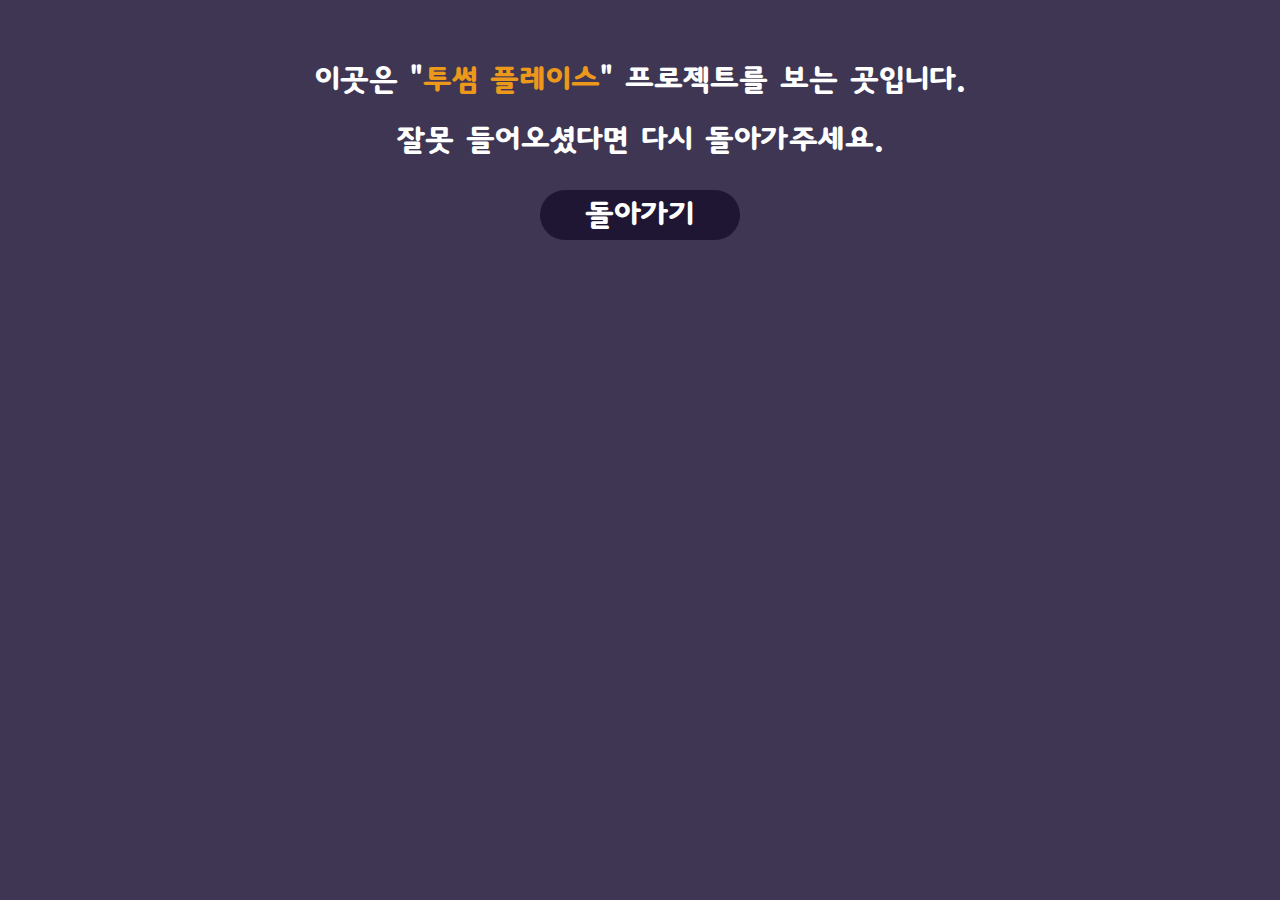
<file: popup/popup.html>
<!DOCTYPE html>
<html lang="ko">
<head>
  <meta charset="UTF-8">
  <meta http-equiv="X-UA-Compatible" content="IE=edge">
  <meta name="viewport" content="width=device-width, initial-scale=1.0">
  <title> 프로젝트명 안내 </title>
  <link rel="stylesheet" href="../css/common.css">
  <style>
    body{background: #3E3653;color: #fff;}
    html{overflow: hidden;}
    p{text-align: center;padding-top: 50px;}
    .yellow{color: #EB981B;}
    .back{display: block;width: 200px;height: 50px;line-height: 50px; background: #1E1632;border-radius: 30px;margin: 20px auto;text-align: center;}
  </style>
</head>
<body>
  <p>
    이곳은 "<span class="yellow">투썸 플레이스</span>" 프로젝트를 보는 곳입니다. <br>
    잘못 들어오셨다면 다시 돌아가주세요.
  </p>

  <a href="../sub/sub_project.html" class="back" target="_blank">돌아가기</a>
</body>
</html>
</file>
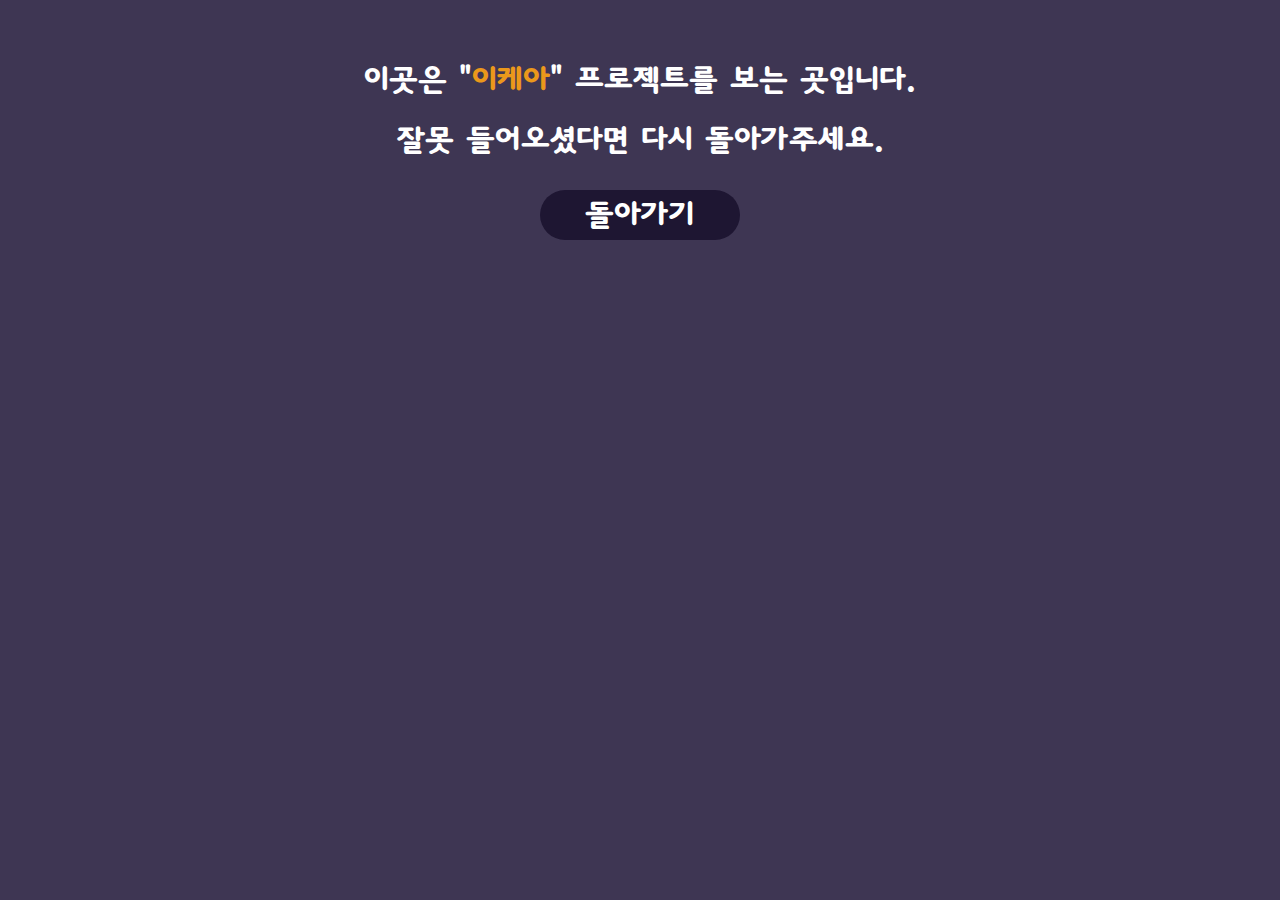
<file: popup/popup2.html>
<!DOCTYPE html>
<html lang="ko">
<head>
  <meta charset="UTF-8">
  <meta http-equiv="X-UA-Compatible" content="IE=edge">
  <meta name="viewport" content="width=device-width, initial-scale=1.0">
  <title> 프로젝트명 안내 </title>
  <link rel="stylesheet" href="../css/common.css">
  <style>
    body{background: #3E3653;color: #fff;}
    html{overflow: hidden;}
    p{text-align: center;padding-top: 50px;}
    .yellow{color: #EB981B;}
    .back{display: block;width: 200px;height: 50px;line-height: 50px; background: #1E1632;border-radius: 30px;margin: 20px auto;text-align: center;}
  </style>
</head>
<body>
  <p>
    이곳은 "<span class="yellow">이케아</span>" 프로젝트를 보는 곳입니다. <br>
    잘못 들어오셨다면 다시 돌아가주세요.
  </p>

  <a href="../sub/sub_project.html" class="back" target="_blank">돌아가기</a>
</body>
</html>
</file>
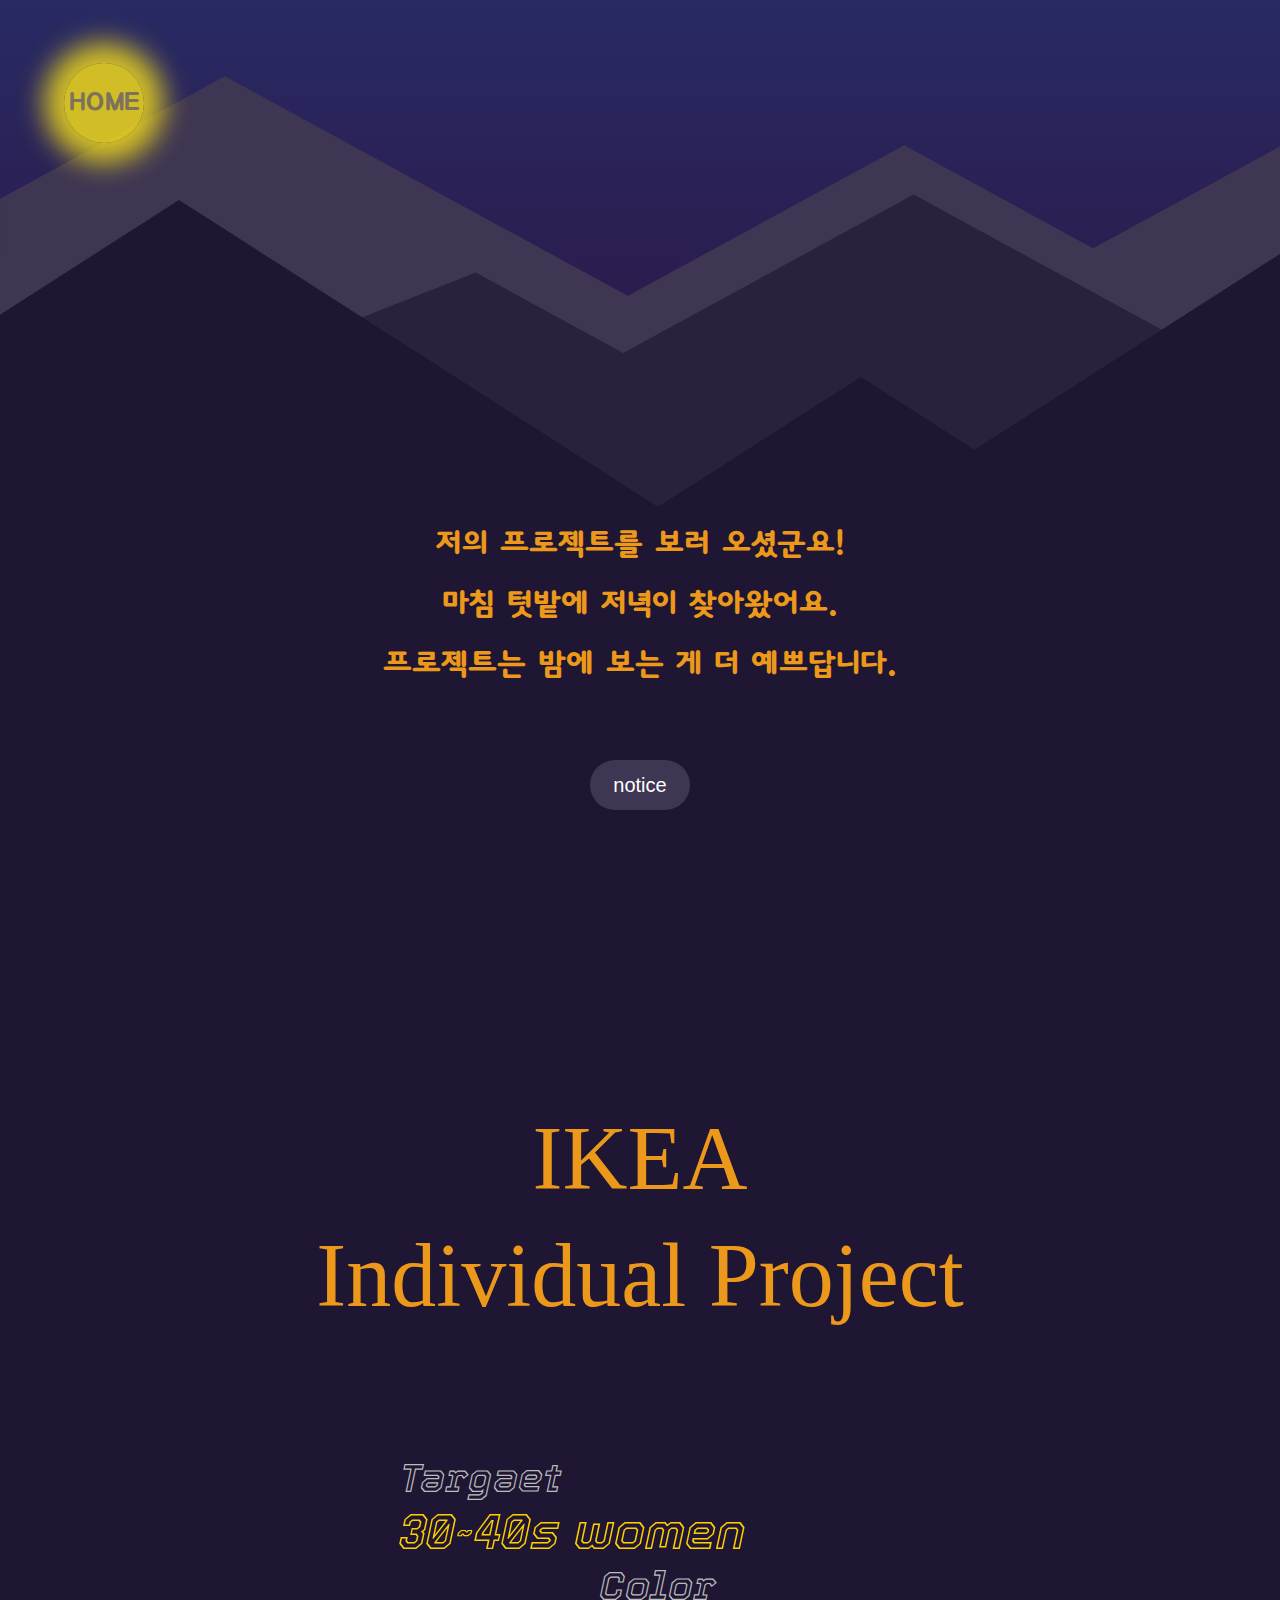
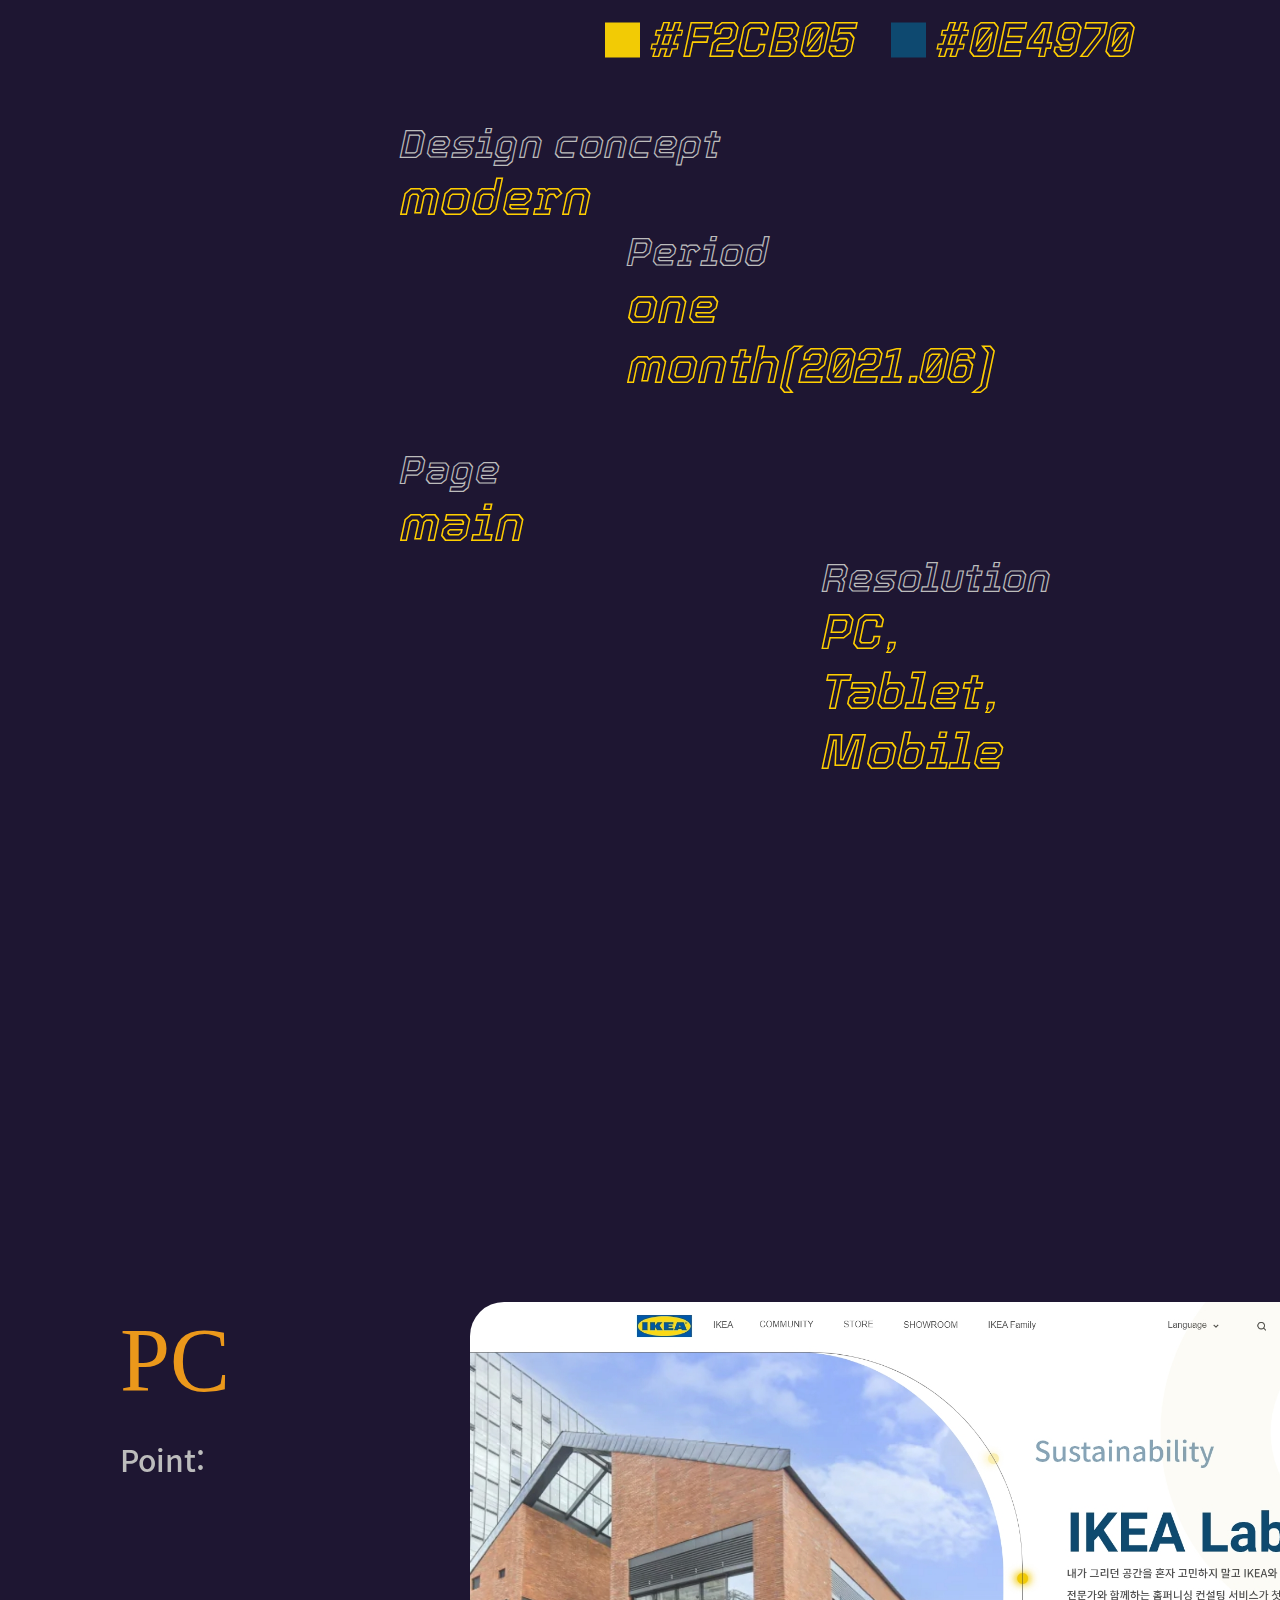
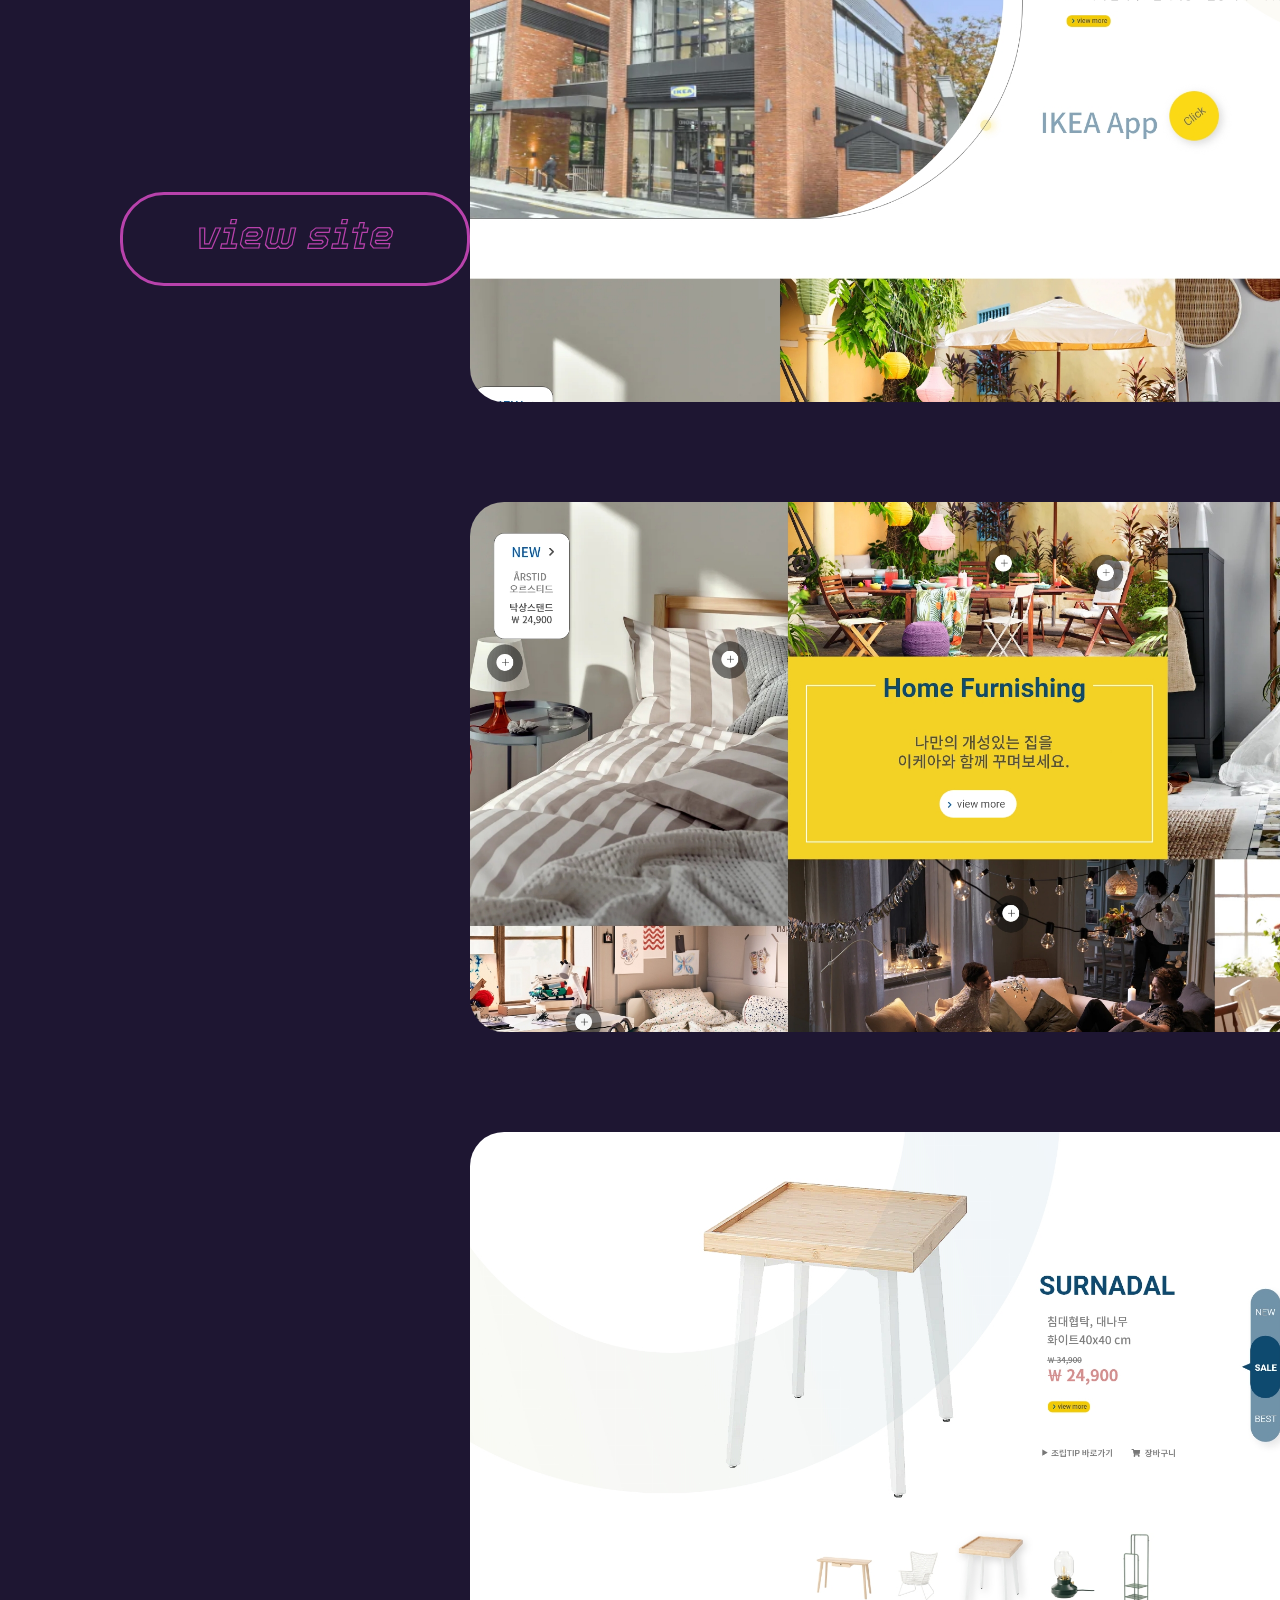
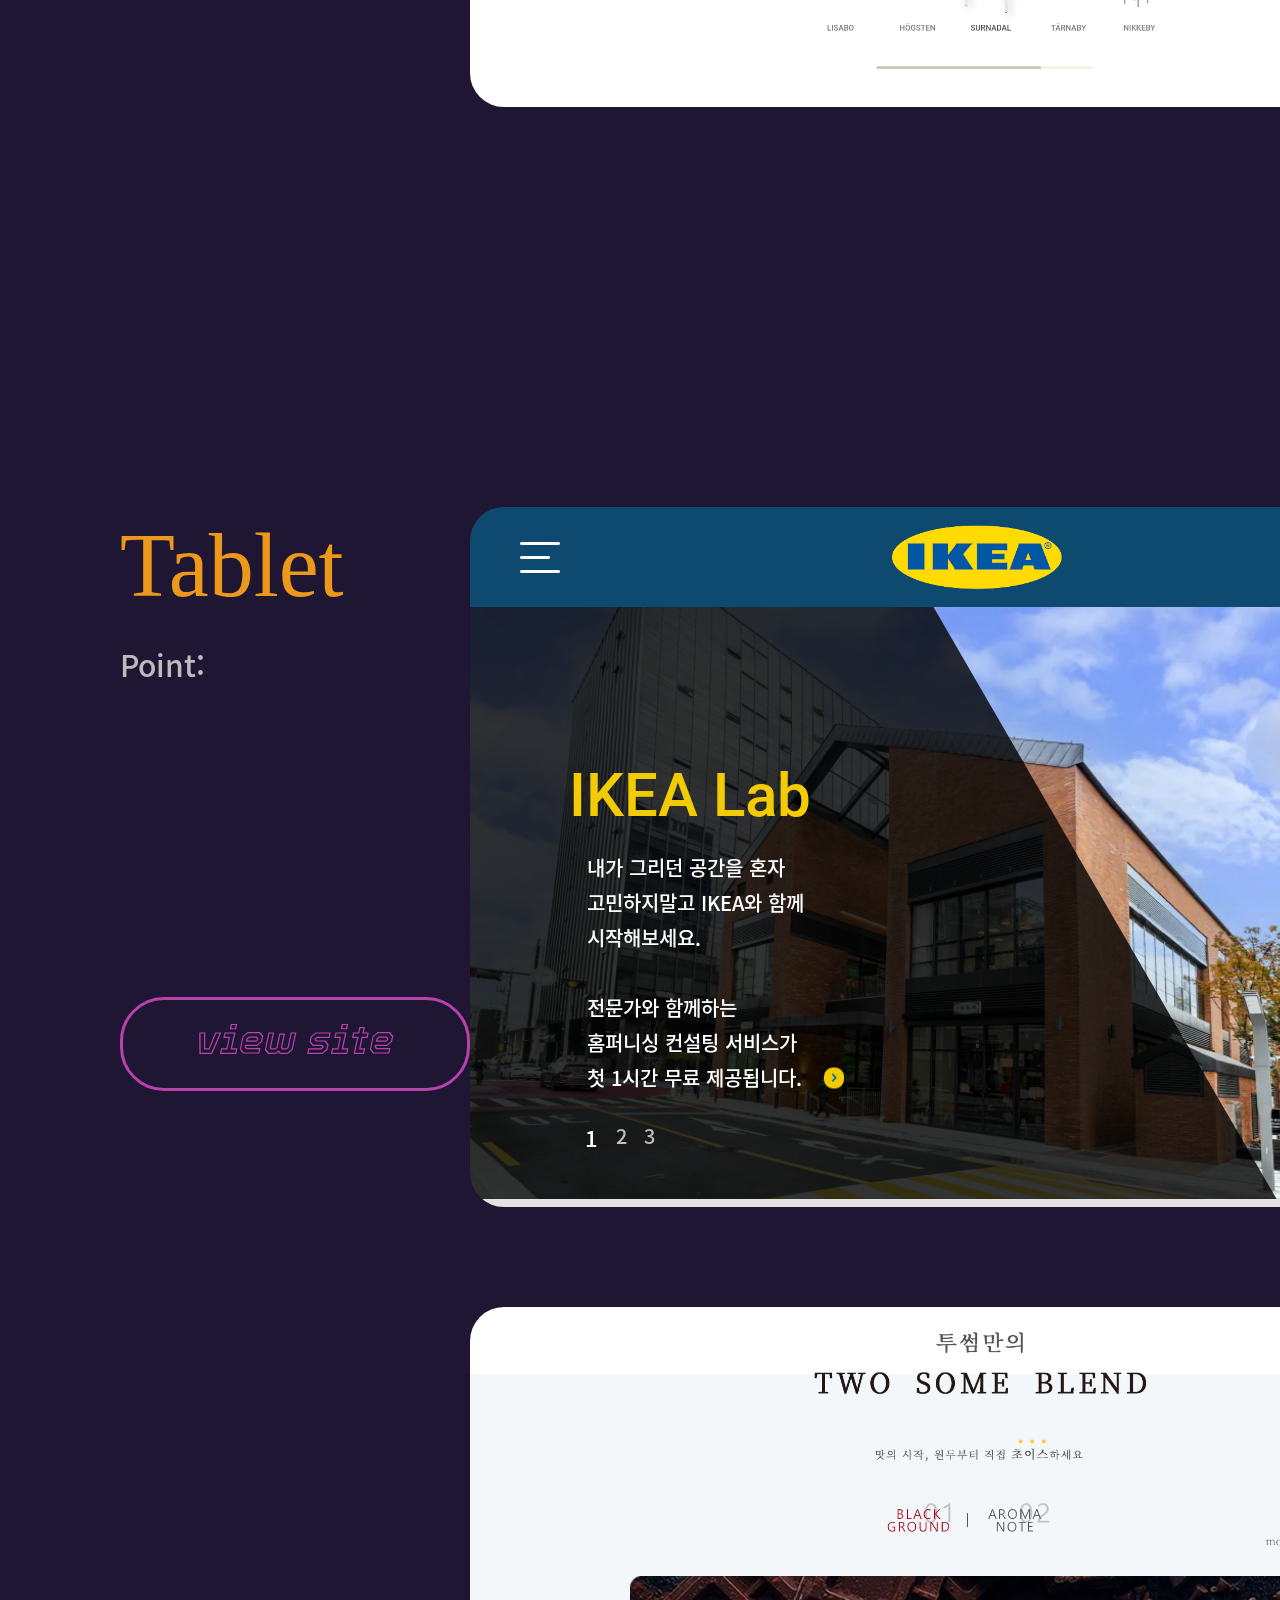
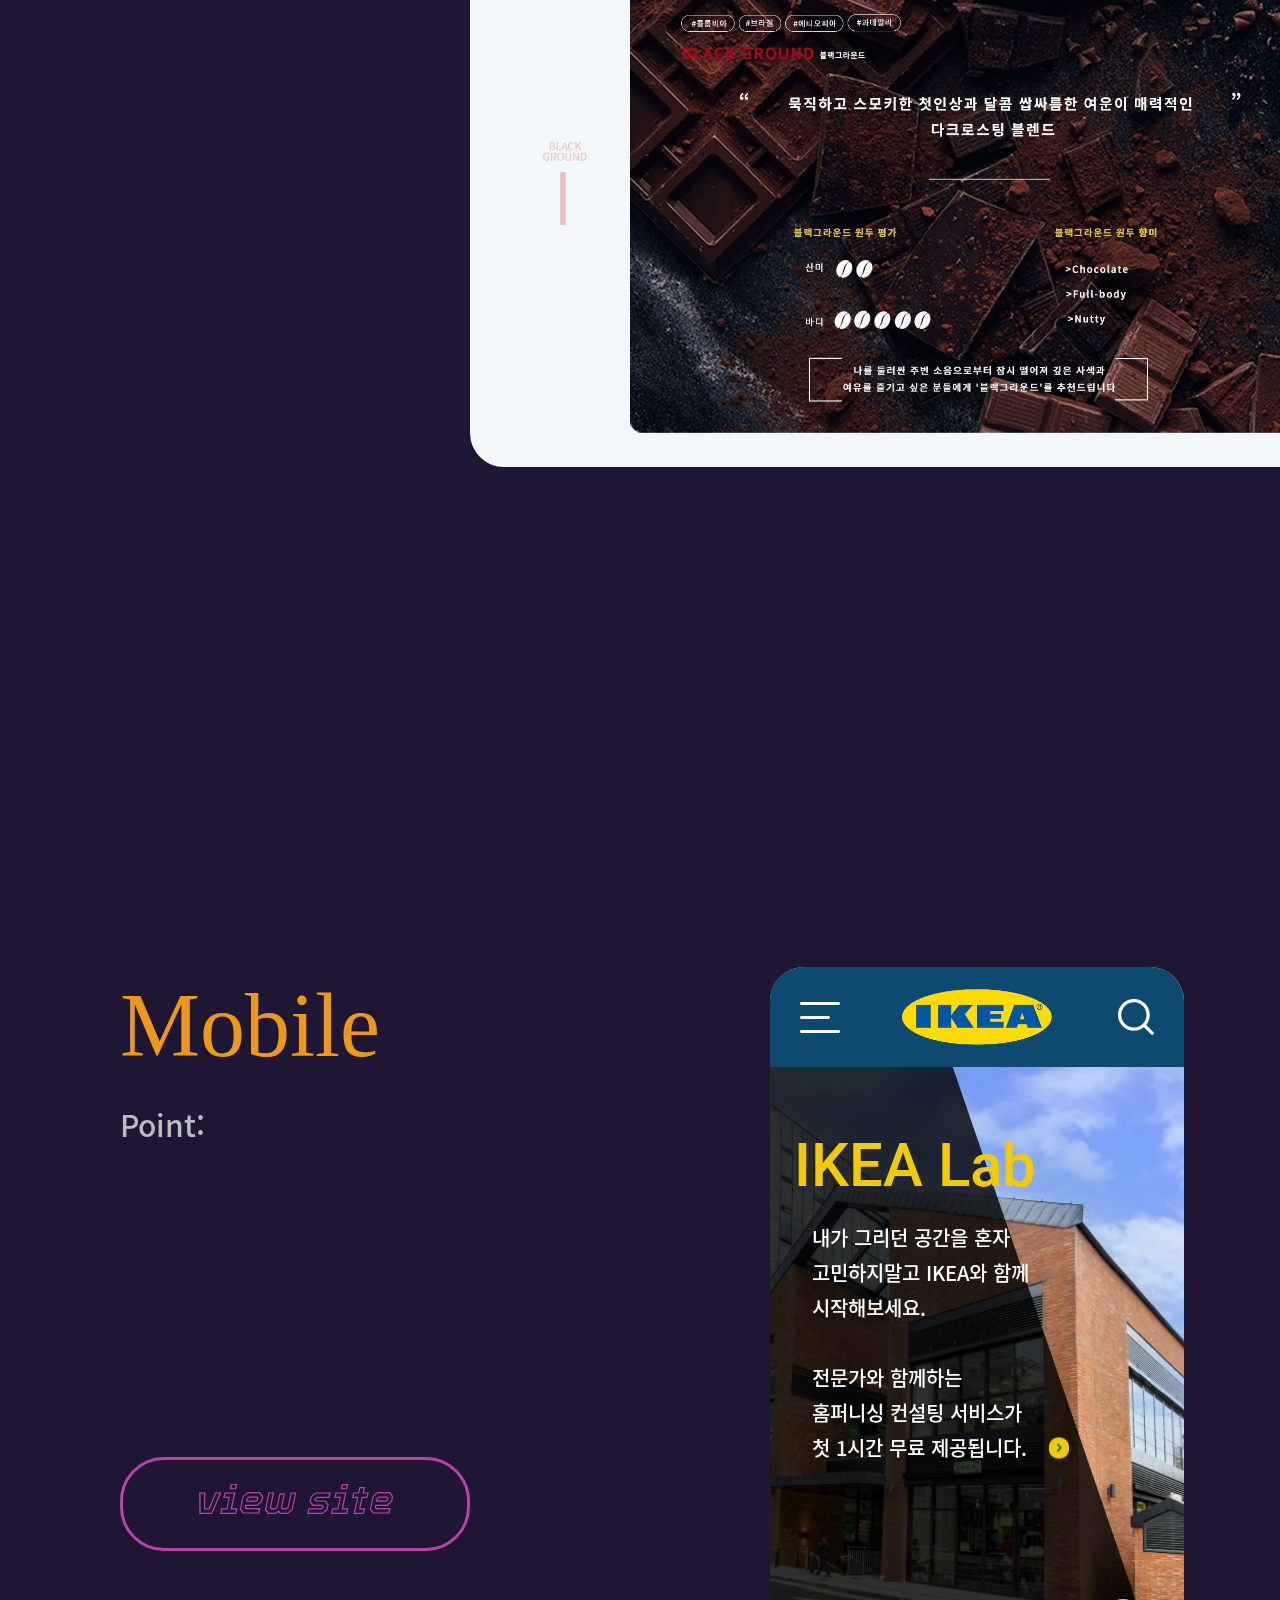
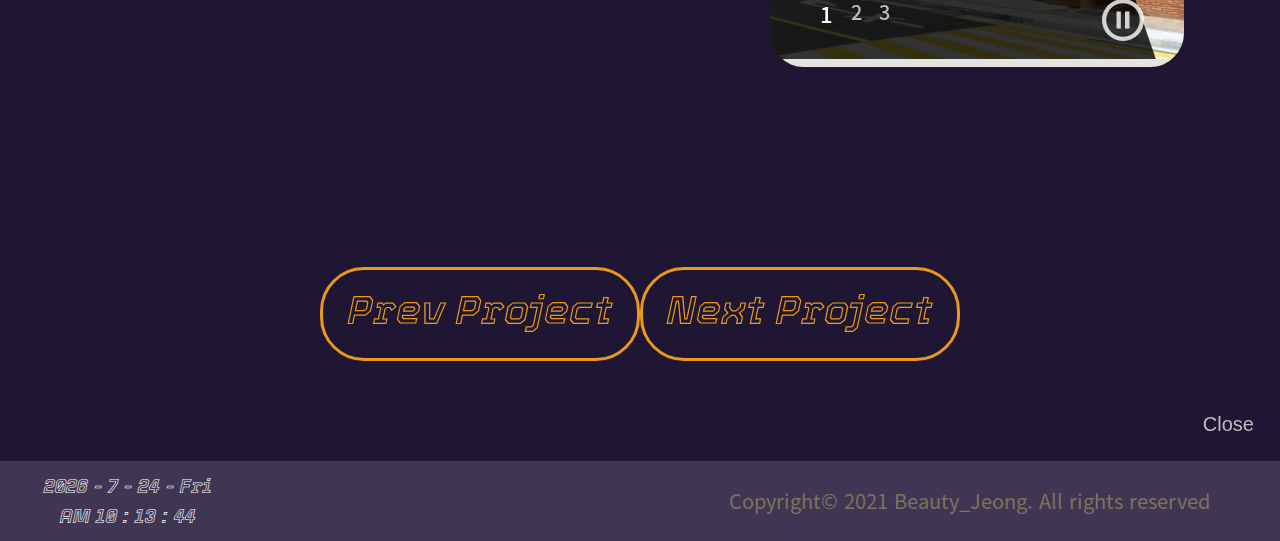
<file: sub/ikea_introduce.html>
<!DOCTYPE html>
<html lang="ko">

<head>
  <meta charset="UTF-8">
  <meta http-equiv="X-UA-Compatible" content="IE=edge">
  <meta name="viewport" content="width=device-width, initial-scale=1.0">
  <title> IKEA | Project </title>
  <link rel="icon" href="../images/favicon16.ico">
  <link rel="icon" href="../images/favicon32.ico">
  <link rel="shortcut icon" href="../images/favicon96.ico"><!-- 안드로이드 -->
  <link rel="apple-touch-icon" href="../images/favicon96.ico"><!-- 애플 -->

  <link rel="stylesheet" href="../css/common.css">
  <link rel="stylesheet" href="../css/sub.css">
  <script src="../js/jquery-1.12.4.min.js"></script>
  <script src="../js/project.js"></script>
</head>

<body>
  <div id="ikea_wrap">
    <div class="ikea_intro">
      <a href="../index.html" class="home">HOME</a>
      <div class="bg">
        <div class="mountain1"></div>
        <div class="mountain2"></div>
        <div class="mountain3"></div>
        <div class="star"></div>
      </div>
      <div class="txt">
        저의 프로젝트를 보러 오셨군요!<br>
        마침 텃밭에 저녁이 찾아왔어요.<br>
        프로젝트는 밤에 보는 게 더 예쁘답니다.<br>
      </div>
      <button type="button" id="ikeaNotice">notice</button>
    </div>

    <div class="introduce">
      <section class="info">
        <h2>IKEA <br> Individual Project</h2>
        <ul class="info_cnt">
          <li>
            <div>
              Targaet
              <p>30~40s women</p>
            </div>
            <div class="marginLeft1">
              Color
              <p><span class="color1 ikea">#F2CB05</span><span class="color2 ikea">#0E4970</span></p>
            </div>
          </li>
          <li>
            <div>
              Design concept
              <p>modern</p>
            </div>
            <div class="marginLeft2">
              Period
              <p>one month(2021.06)</p>
            </div>
          </li>
          <li>
            <div>
              Page
              <p>main</p>
            </div>
            <div class="marginLeft3">
              Resolution
              <p>PC, Tablet, Mobile</p>
            </div>
          </li>
        </ul>
      </section>

      <section class="main">
        <div class="fixed">
          <h3>PC</h3>
          <div class="part">
            Point: </div>
          <a href="https://beautyjeong.github.io/project2/index.html" class="view_site link" target="_blank">view site</a>
        </div>

        <div class="screen_wrap">
          <div class="screenBig">
            <div class="img1 ikeaPC"></div>
          </div>
          <div class="screen">
            <div class="img2 ikeaPC"></div>
          </div>
          <div class="screen">
            <div class="img3 ikeaPC"></div>
          </div>
        </div>
      </section>

      <section class="sub1">
        <div class="fixed">
          <h3>Tablet</h3>
          <div class="part">
            Point: 
          </div>
          <a href="https://beautyjeong.github.io/project2/index.html" class="view_site link" target="_blank">view site</a>
        </div>

        <div class="screen_wrap">
          <div class="screenBig">
            <iframe src="../project2/index.html" frameborder="0" width= "1014" height= "700"></iframe>
          </div>
          <div class="screen">
            <div class="img2 ikeaTb"></div>
          </div>
          <div class="screen">
            <div class="img3 ikeaTb"></div>
          </div>
        </div>
      </section>

      <section class="sub2">
        <div class="fixed">
          <h3>Mobile</h3>
          <div class="part">
            Point:  
          </div>
          <a href="https://beautyjeong.github.io/project2/index.html" class="view_site link" target="_blank">view site</a>
        </div>

        <div class="screen_wrap">
          <div class="screenBig ikea">
            <iframe src="../project2/index.html" frameborder="0" width= "414" height= "700"></iframe>
          </div>
        </div>
      </section> 

      <div class="btn">
        <a href="IKEA_introduce.html" class="btn_prev link">Prev Project</a>
        <a href="IKEA_introduce.html" class="btn_next link">Next Project</a>
        <a href=".ikea_intro" class="btn_top"></a>
        <button type="button" id="btnClose" aria-label="닫기">Close</button>
      </div>
    </div>

    <div class="bottom">
      <div id="clock"></div>
      <p class="copyright">Copyright&copy; 2021 Beauty_Jeong. All rights reserved</p>
    </div>

  </div>
</body>

</html>
</file>
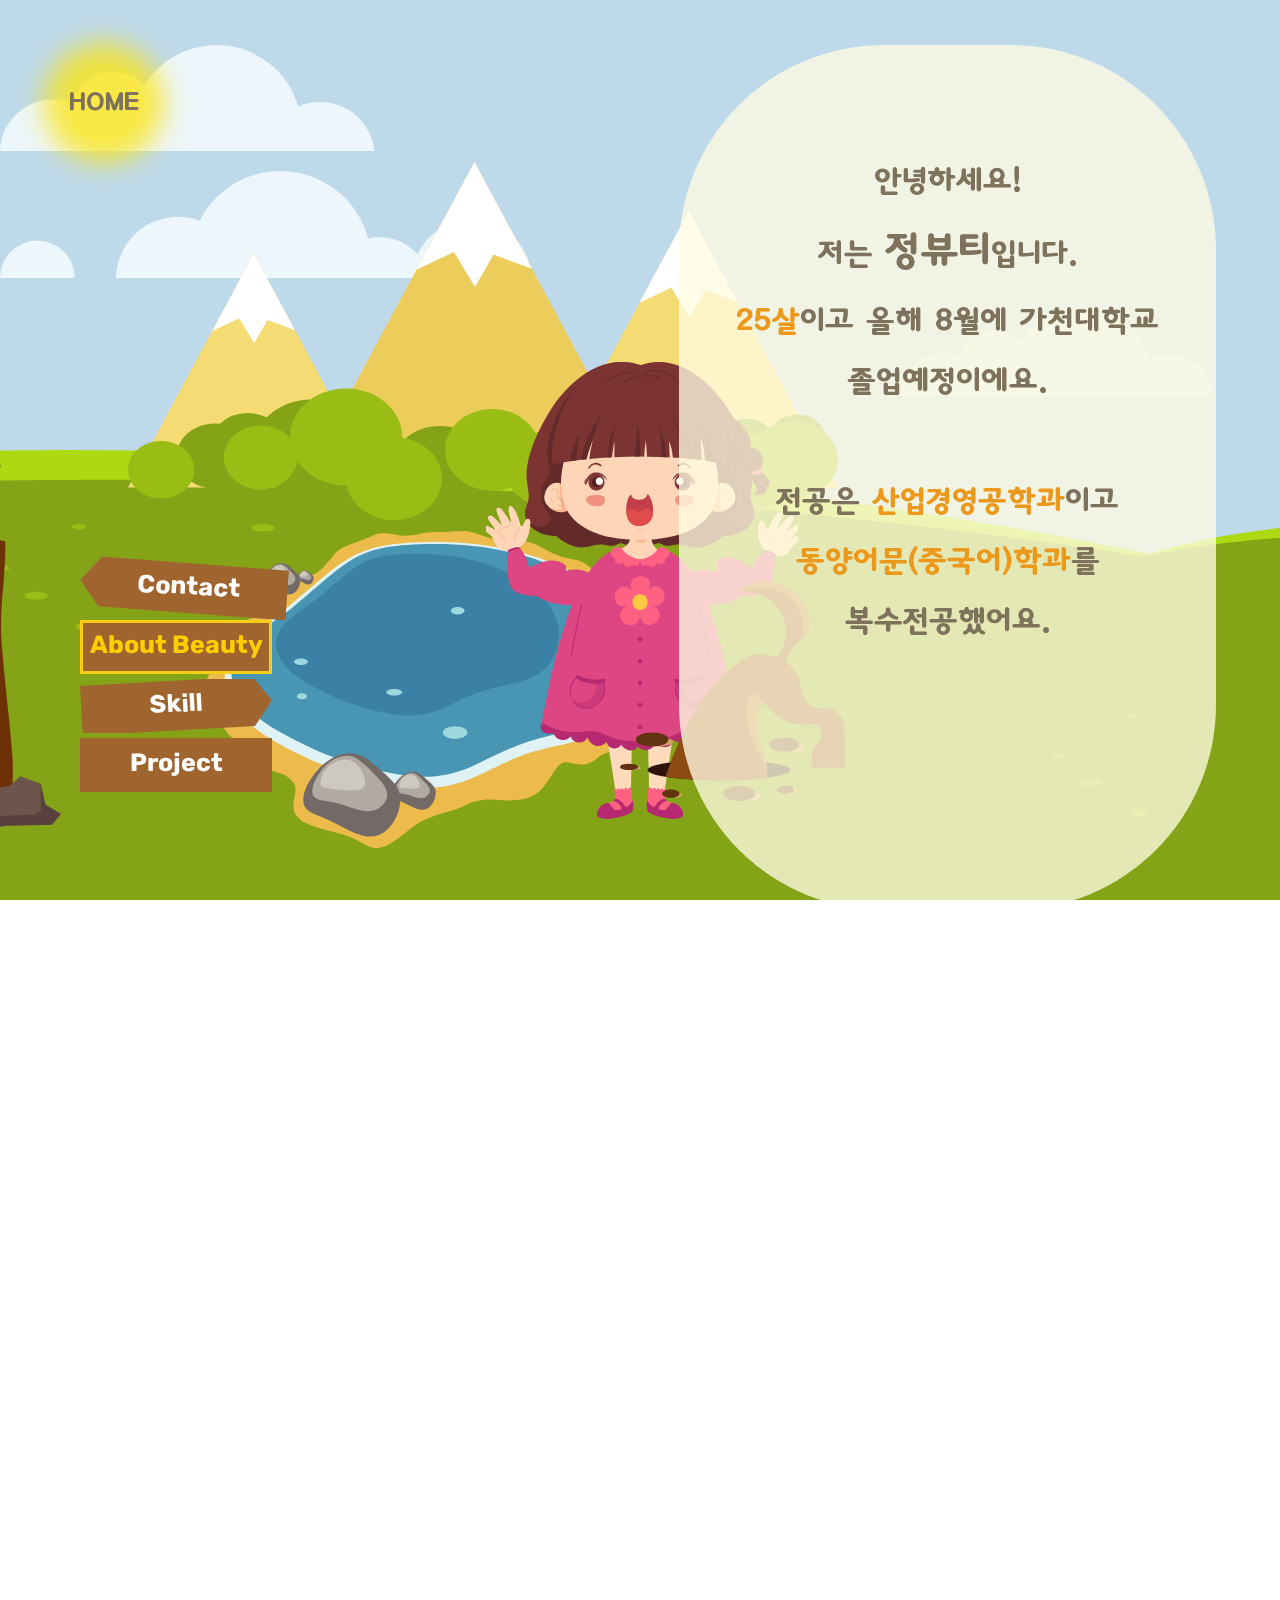
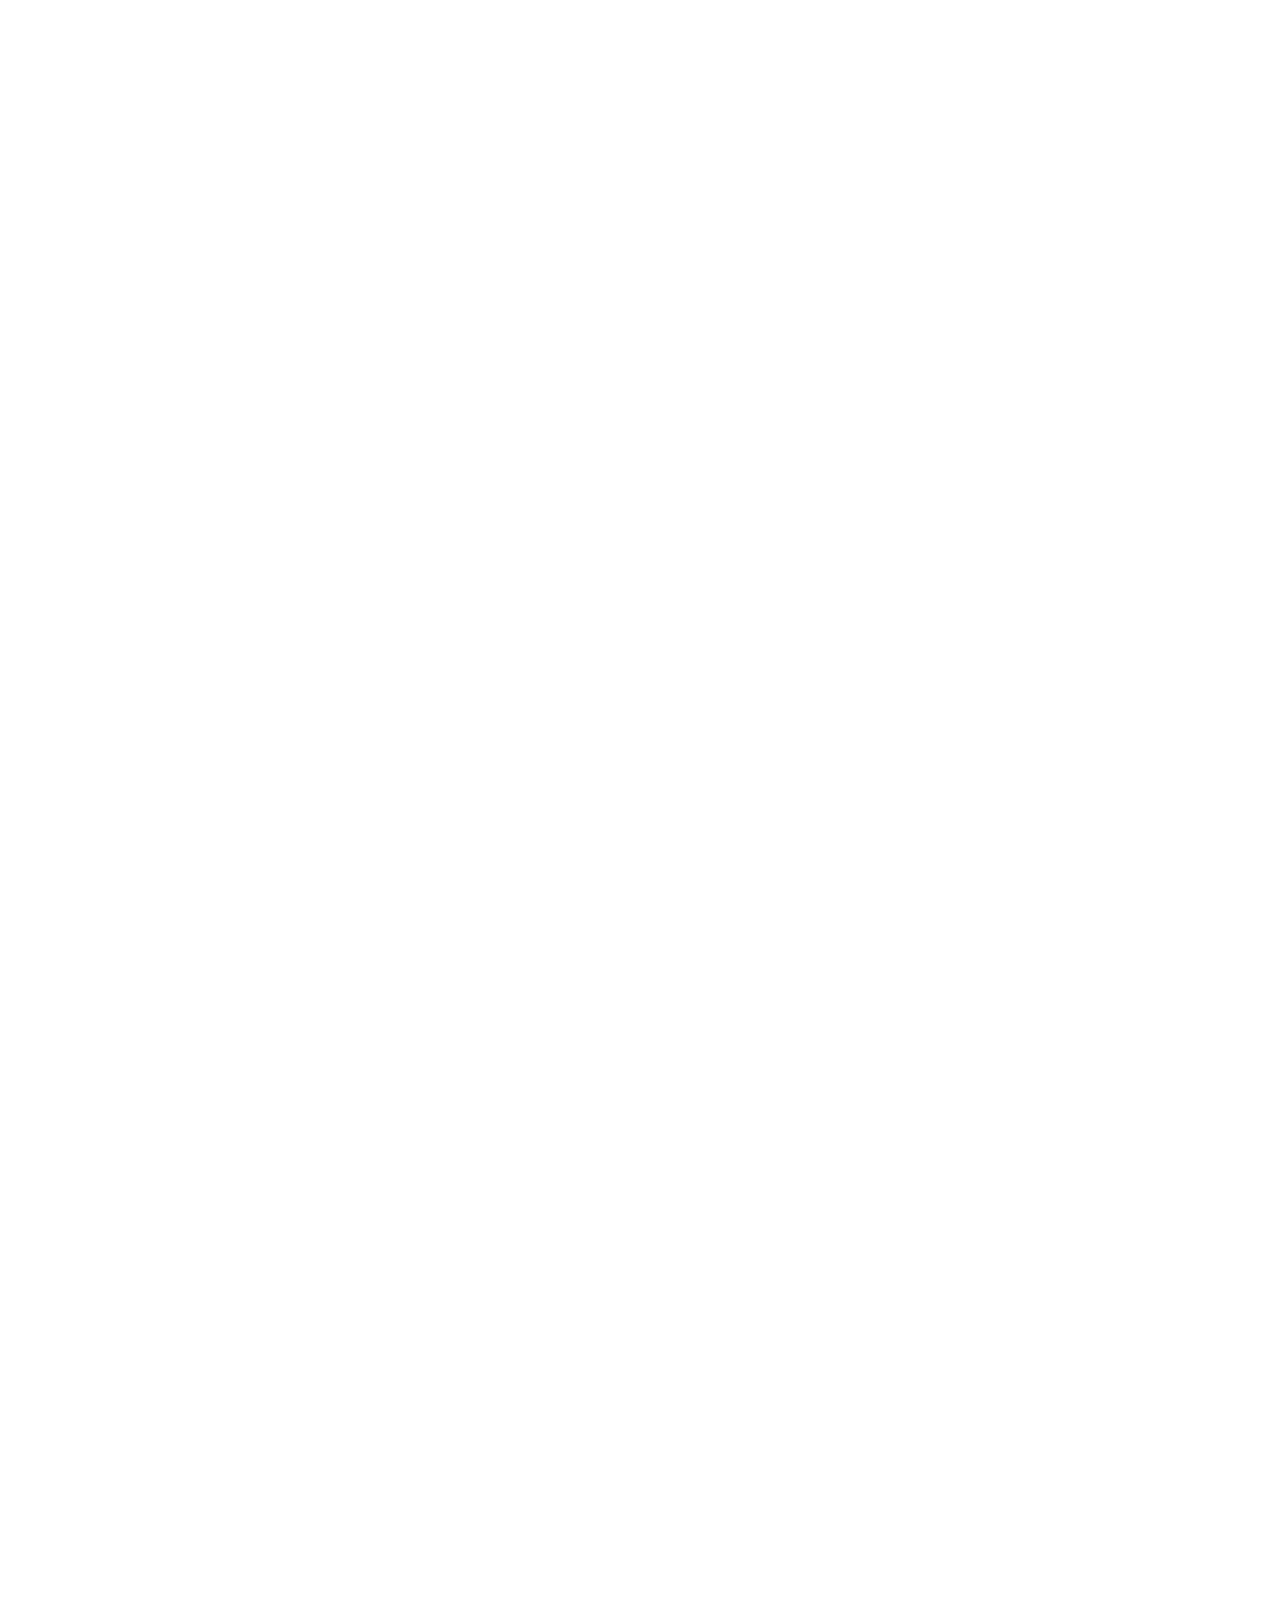
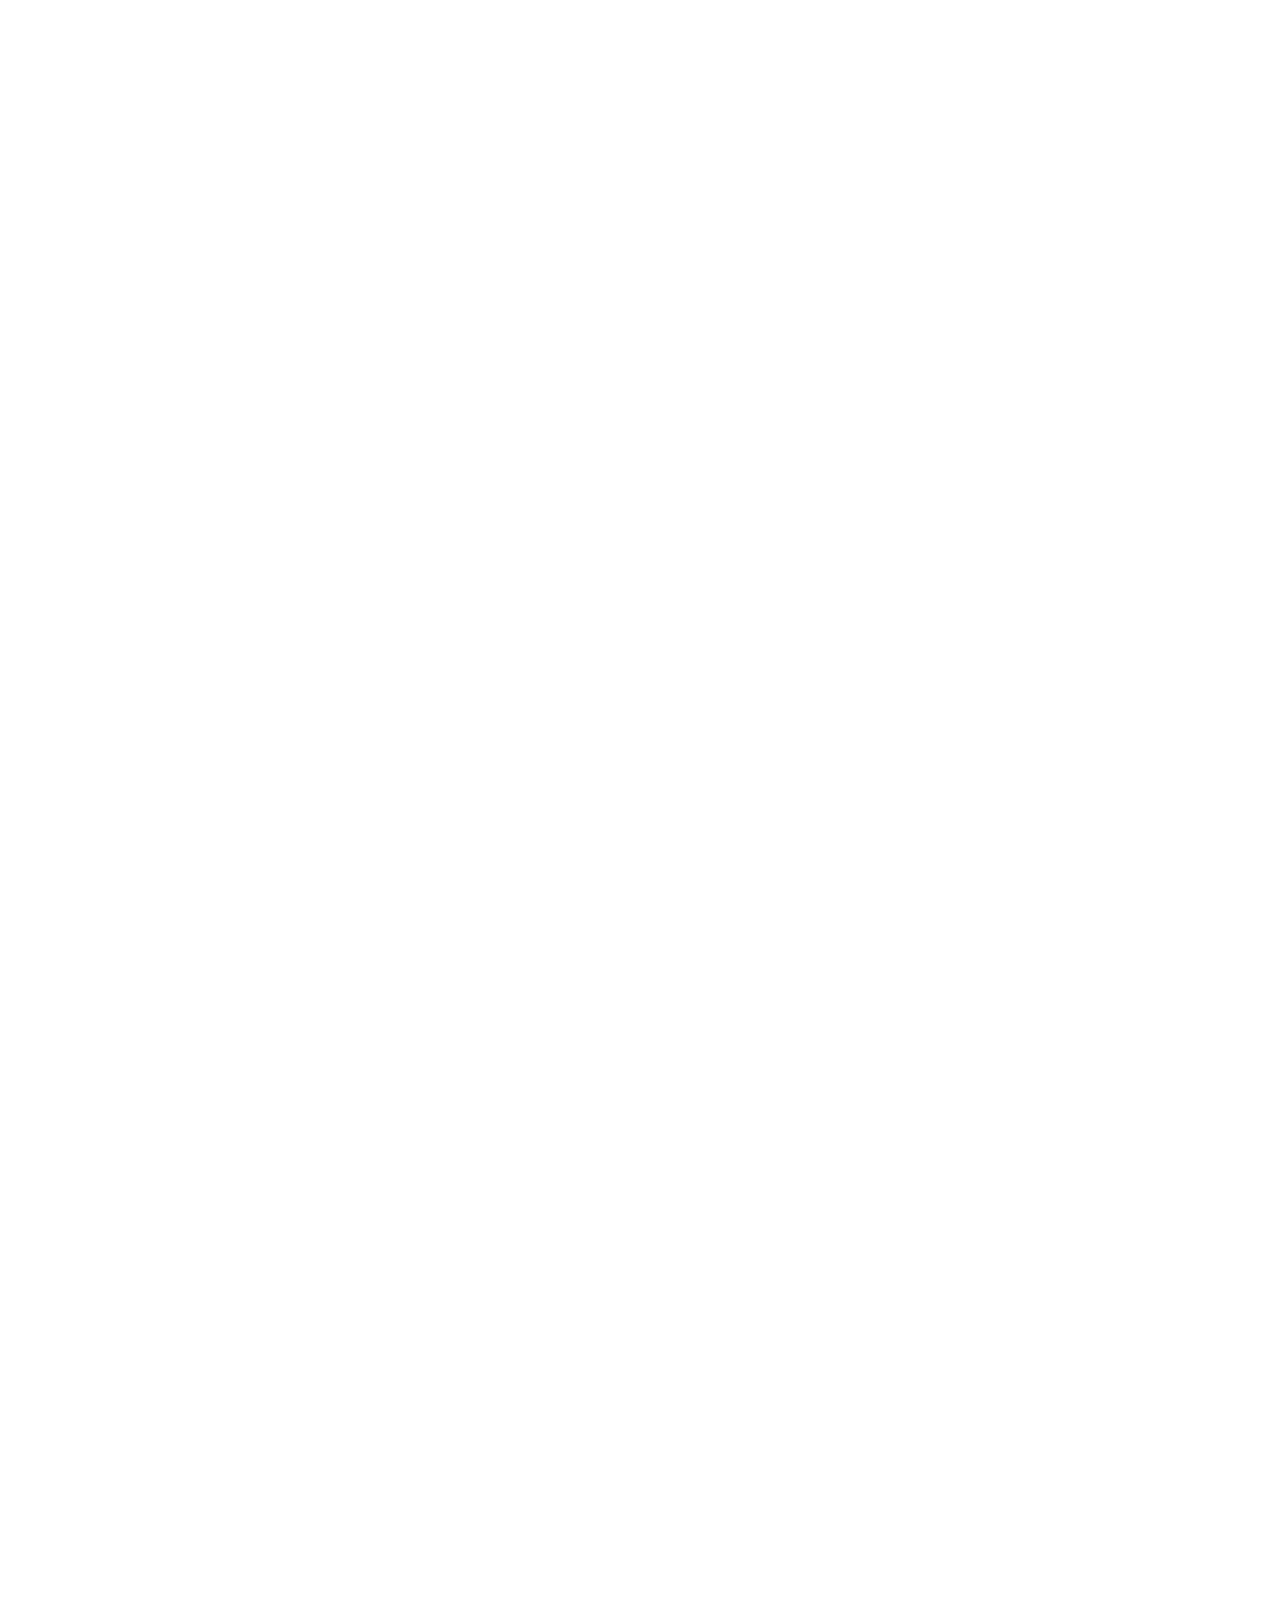
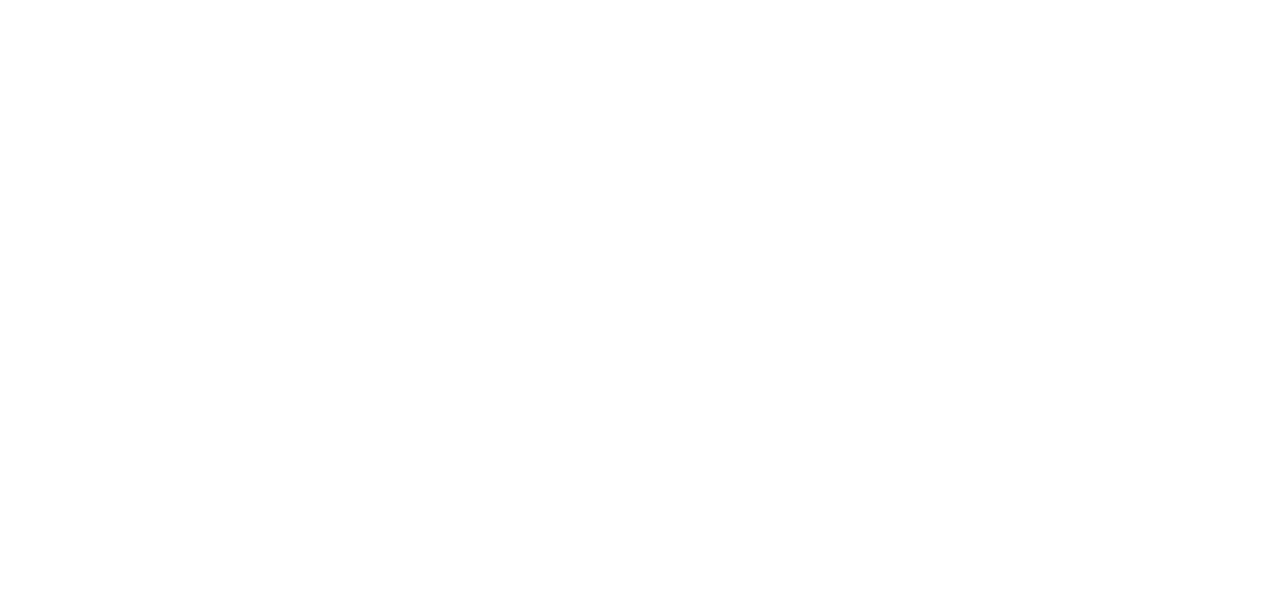
<file: sub/sub_beauty.html>
<!DOCTYPE html>
<html lang="ko">

<head>
  <meta charset="UTF-8">
  <meta http-equiv="X-UA-Compatible" content="IE=edge">
  <meta name="viewport" content="width=device-width, initial-scale=1.0">
  <title> About Beauty | Beauty's Portfolio </title>
  <link rel="icon" href="../images/favicon16.ico">
  <link rel="icon" href="../images/favicon32.ico">
  <link rel="shortcut icon" href="../images/favicon96.ico"><!-- 안드로이드 -->
  <link rel="apple-touch-icon" href="../images/favicon96.ico"><!-- 애플 -->

  <link rel="stylesheet" href="../css/common.css">
  <link rel="stylesheet" href="../css/sub.css">
  <script src="../js/jquery-1.12.4.min.js"></script>
  <script src="../js/stickyfill.min.js"></script>
  <script src="../js/sticky.js"></script>
</head>

<body>
  <div id="wrap">
    <div class="beauty">
      <div class="sticky">
        <!-- fixed -->
        <div class="moveani">
          <div class="cloud1"></div>
          <div class="cloud2"></div>
          <div class="cloud3"></div>
        </div>
        <div class="mountain"></div>
        <div class="pond"></div>

        <section class="cnt_beauty sticky_cnt">
          <h2 class="blind">뷰티의 자기소개</h2>
          <div class="cnt1 cnt on">
            <p class="txtbox">
              안녕하세요! <br>
              저는 <span class="txt_big">정뷰티</span>입니다.<br>
              <span class="txt_yellow">25살</span>이고 올해 8월에 가천대학교<br>
              졸업예정이에요.<br><br>
              전공은 <span class="txt_yellow">산업경영공학과</span>이고<br>
              <span class="txt_yellow">동양어문(중국어)학과</span>를<br>
              복수전공했어요.
            </p>
            <div class="me">
              <div class="arm"></div>
              <div class="mouse"></div>
              <div class="wink"></div>
            </div>
            <div class="dog"></div>
          </div>

          <div class="cnt2 cnt">
            <p class="txtbox">
              저는 <span class="txt_big">운동</span>을 좋아한답니다~<br>

              좋아하는 운동은 <br>
              <span class="txt_yellow">수영, 등산, 홈트</span>예요.<br><br>
              
              요즘엔 날씨가 더워서 <br>
              홈트를 주로 하고 있어요.<br>
              수영이 너무 하고 싶어요.<br><br>
              
              코로나가 빨리 종식되기를..!
            </p>
            <div class="me">
              <div class="wink"></div>
              <div class="hart hart1"></div>
              <div class="hart hart2"></div>
              <div class="hart hart3"></div>
            </div>
            <div class="dog"></div>
          </div>

          <div class="cnt3 cnt">
            <p class="txtbox" aria-hidden="true">
              저는 <span class="txt_big">운동</span>을 좋아한답니다~<br>

              좋아하는 운동은 <br>
              <span class="txt_yellow">수영, 등산, 홈트</span>예요.<br><br>
              
              요즘엔 날씨가 더워서 <br>
              홈트를 주로 하고 있어요.<br>
              수영이 너무 하고 싶어요.<br><br>
              
              코로나가 빨리 종식되기를..!
            </p>
            <div class="me">
              <div class="hart hart1"></div>
              <div class="hart hart2"></div>
              <div class="hart hart3"></div>
            </div>
            <div class="dog"></div>
          </div>

          <div class="cnt4 cnt">
            <p class="txtbox">
              저는 <span class="txt_big">강아지</span>도 좋아해요~ <br>

              지금은 토이푸들<br>
              강아지와 13년째 같이<br>
              놀고있어요.<br><br>
              
              이름은 "<span class="txt_yellow">새누</span>"예요!<br><br>
              
              새누야~! 언니랑 놀아줘~!
            </p>
            <div class="me">
              <div class="wink"></div>
              <div class="hart hart1"></div>
              <div class="hart hart2"></div>
              <div class="hart hart3"></div>
            </div>
            <div class="dog"></div>
          </div>

          <div class="cnt5 cnt">
            <ul class="txtbox">
              <li><span class="txt_yellow">이름</span>: 정뷰티</li>
              <li><span class="txt_yellow">생년월일</span>: 1997.11.12</li>
              <li><span class="txt_yellow">좋아하는 운동</span>: 등산, 수영, 홈트</li>
              <li><span class="txt_yellow">학력</span>: 가천대학교 산업경영공학 전공, 동양어문(중국어) 복수전공</li>
              <li><span class="txt_yellow">자격증</span>: HSK5급, TSC4급, 운전면허2종보통(운전가능)</li>
              <li><span class="txt_yellow">이력</span>: 중국 길림대 교환학생(1년 반), 중국 상해 데싱디바 인턴(한달), 일학습병행 IPP 코스텔(주) 인턴(6개월)</li>
            </ul>
            <div class="me">
              <div class="wink"></div>
            </div>
            <div class="dog"></div>
          </div>
        </section>

        <div id="btnMenu">
          <a href="sub_contact.html" class="prev">
            <P>Contact</P>
          </a>
          <a href="sub_beauty.html" class="current" aria-current="page">
            <P>About Beauty</P>
          </a>
          <a href="sub_skill.html" class="next">
            <P>Skill</P>
          </a>
          <a href="sub_project.html" class="all_menu">
            <P>Project</P>
          </a>
        </div>
        <a href="../index.html" class="home">HOME</a>

      </div>
    </div>

  </div>
</body>

</html>
</file>
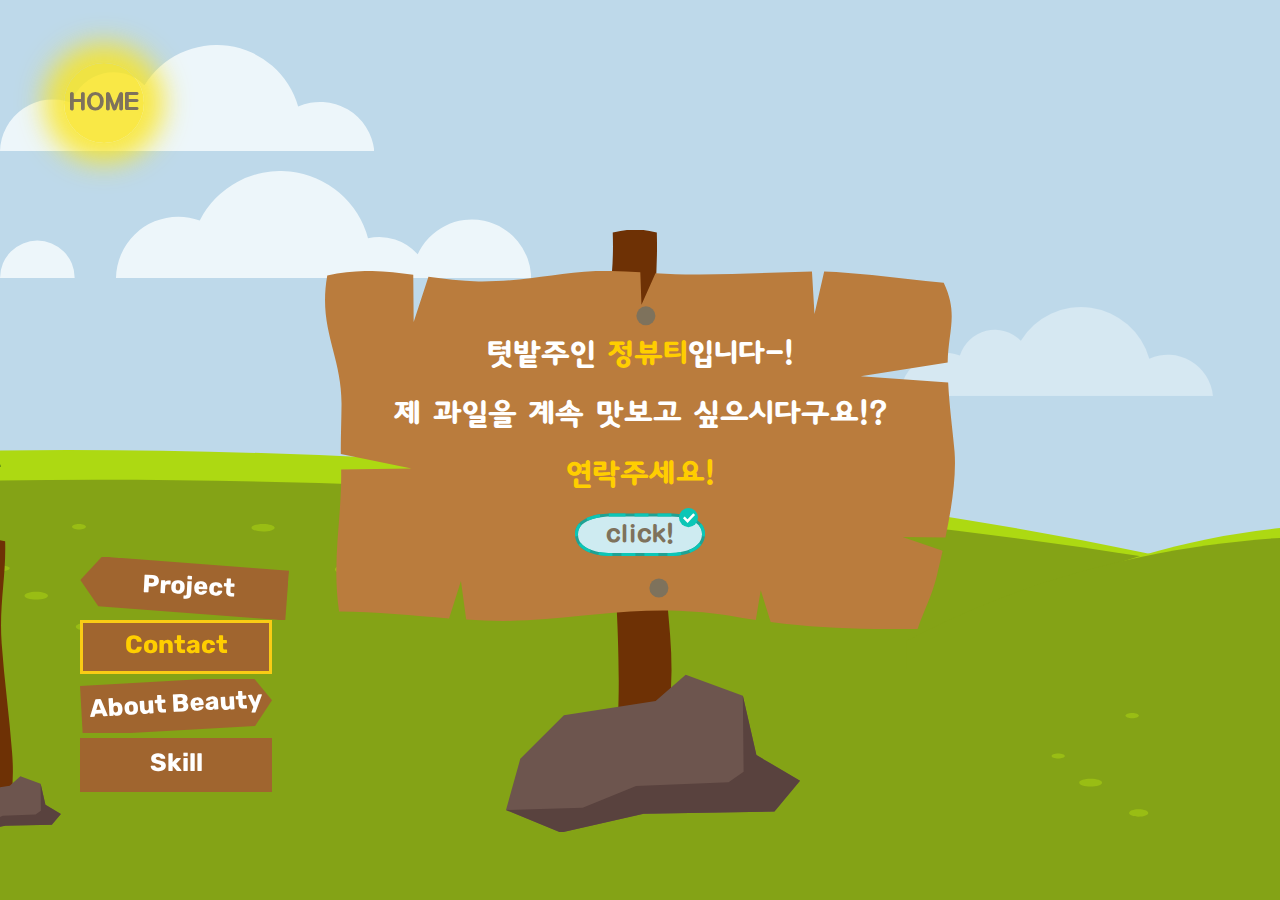
<file: sub/sub_contact.html>
<!DOCTYPE html>
<html lang="ko">
<head>
  <meta charset="UTF-8">
  <meta http-equiv="X-UA-Compatible" content="IE=edge">
  <meta name="viewport" content="width=device-width, initial-scale=1.0">
  <title> Contact | Beauty's Portfolio </title>
  <link rel="icon" href="../images/favicon16.ico">
  <link rel="icon" href="../images/favicon32.ico">
  <link rel="shortcut icon" href="../images/favicon96.ico"><!-- 안드로이드 -->
  <link rel="apple-touch-icon" href="../images/favicon96.ico"><!-- 애플 -->

  <link rel="stylesheet" href="../css/common.css">
  <link rel="stylesheet" href="../css/sub.css">
  <script src="../js/jquery-1.12.4.min.js"></script>
  <script src="../js/modal.js"></script>
</head>

<body>
  <div id="wrap">
    <h2 class="blind">연락처 소개</h2>
    <a href="../index.html" class="home">HOME</a>
    <div class="moveani">
      <div class="cloud1"></div>
      <div class="cloud2"></div>
      <div class="cloud3"></div>
    </div>

    <section id="cnt_contact">
      <div class="board"></div>
      <p>
        텃밭주인 <span class="txt_yellow">정뷰티</span>입니다-!<br> 
        제 과일을 계속 맛보고 싶으시다구요!?<br>
        <span class="txt_yellow">연락주세요!</span>
      </p>
      <a href="" class="click" role="button" aria-haspopup="dialog" title="클릭버튼">click!</a>
    </section>

    <div id="btnMenu">
      <a href="sub_project.html" class="prev">
        <P>Project</P>
      </a>
      <a href="sub_contact.html" class="current" aria-current="page">
        <P>Contact</P>
      </a>
      <a href="sub_beauty.html" class="next">
        <P>About Beauty</P>
      </a>
      <a href="sub_skill.html" class="all_menu">
        <P>Skill</P>
      </a>
    </div>

  </div>

  <!-- modal 내용 -->
  <div id="modal" role="dialog" aria-modal="true" aria-labelledby="mdTit">
    <div class="bg">
      <h3 class="mdTit blind">뷰티의 연락처</h3><!-- 접근성을 위해 제목추가 -->
      <div class="photo_frame">
        <div class="photo"></div>
      </div>
      <div class="address">
        <p>이메일: <a href="mailto: wjdqbxl@gmail.com" target="_blank" data-link="first">wjdqbxl@gmail.com</a></p>
        <p>깃허브: <a href="https://github.com/BeautyJeong" target="_blank">github.com/BeautyJeong</a></p>
      </div>
      <button type="button" class="md_btn_close" aria-label="닫기" data-link="last"></button>
    </div>
    <div class="back"></div>
  </div>
</body>

</html>
</file>
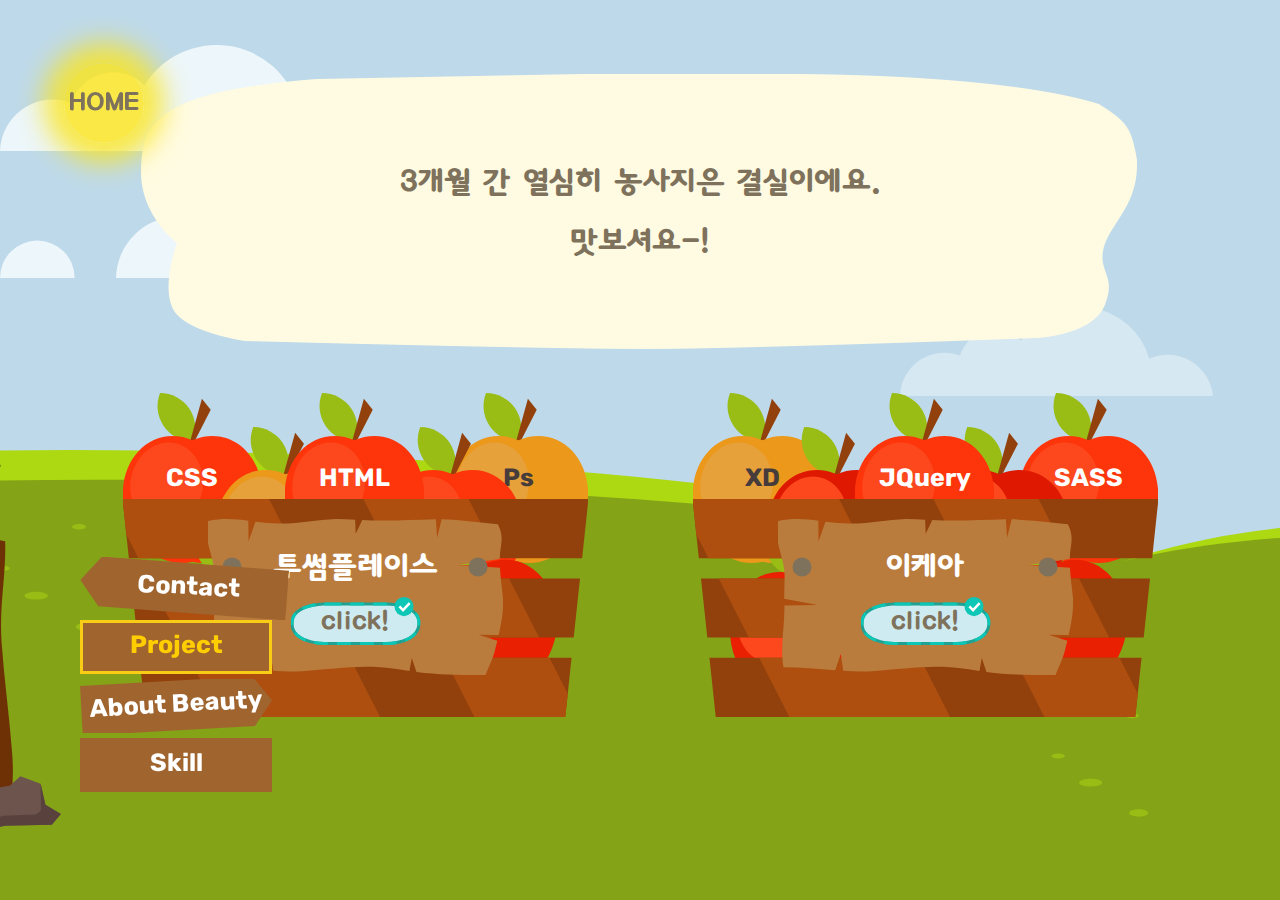
<file: sub/sub_project.html>
<!DOCTYPE html>
<html lang="ko">
<head>
  <meta charset="UTF-8">
  <meta http-equiv="X-UA-Compatible" content="IE=edge">
  <meta name="viewport" content="width=device-width, initial-scale=1.0">
  <title> Project | Beauty's Portfolio </title>
  <link rel="icon" href="../images/favicon16.ico">
  <link rel="icon" href="../images/favicon32.ico">
  <link rel="shortcut icon" href="../images/favicon96.ico"><!-- 안드로이드 -->
  <link rel="apple-touch-icon" href="../images/favicon96.ico"><!-- 애플 -->

  <link rel="stylesheet" href="../css/common.css">
  <link rel="stylesheet" href="../css/sub.css">
  <script src="../js/jquery-1.12.4.min.js"></script>
  <script src="../js/sub.js"></script>
</head>

<body>
  <div id="wrap">
    <h2 class="blind">프로젝트 소개</h2>
    
    <div class="project">
      <div class="moveani">
        <div class="cloud1"></div>
        <div class="cloud2"></div>
        <div class="cloud3"></div>
      </div>
      <p class="speech_bubble">3개월 간 열심히 농사지은 결실이에요.<br>맛보셔요-!</p>

      <div class="wrap_project">
        <div class="twosome">
          <div class="fruit">
            <div class="apple apple1">HTML</div><!-- 애니메이션 -->
            <div class="apple apple2">CSS</div>
            <div class="orange">Ps</div>
          </div>
          <div class="basket"></div>
          <div class="board">
            <p class="txt_project">투썸플레이스</p>
            <a href="ikea_introduce.html" class="click">click!</a>
          </div>
        </div>
        <div class="ikea">
          <div class="fruit">
            <div class="apple apple1">JQuery</div><!-- 애니메이션 -->
            <div class="apple apple2">SASS</div>
            <div class="orange">XD</div>
          </div>
          <div class="basket"></div>
          <div class="board">
            <p class="txt_project">이케아</p>
            <a href="ikea_introduce.html" class="click">click!</a>
          </div>
        </div>
      </div>

      <div id="btnMenu">
        <a href="sub_contact.html" class="prev" aria-current="page">
          <P>Contact</P>
        </a>
        <a href="sub_project.html" class="current" aria-current="page">
          <P>Project</P>
        </a>
        <a href="sub_beauty.html" class="next">
          <P>About Beauty</P>
        </a>
        <a href="sub_skill.html" class="all_menu">
          <P>Skill</P>
        </a>
      </div>
      <a href="../index.html" class="home">HOME</a>
    </div>
  </div>

</body>

</html>
</file>
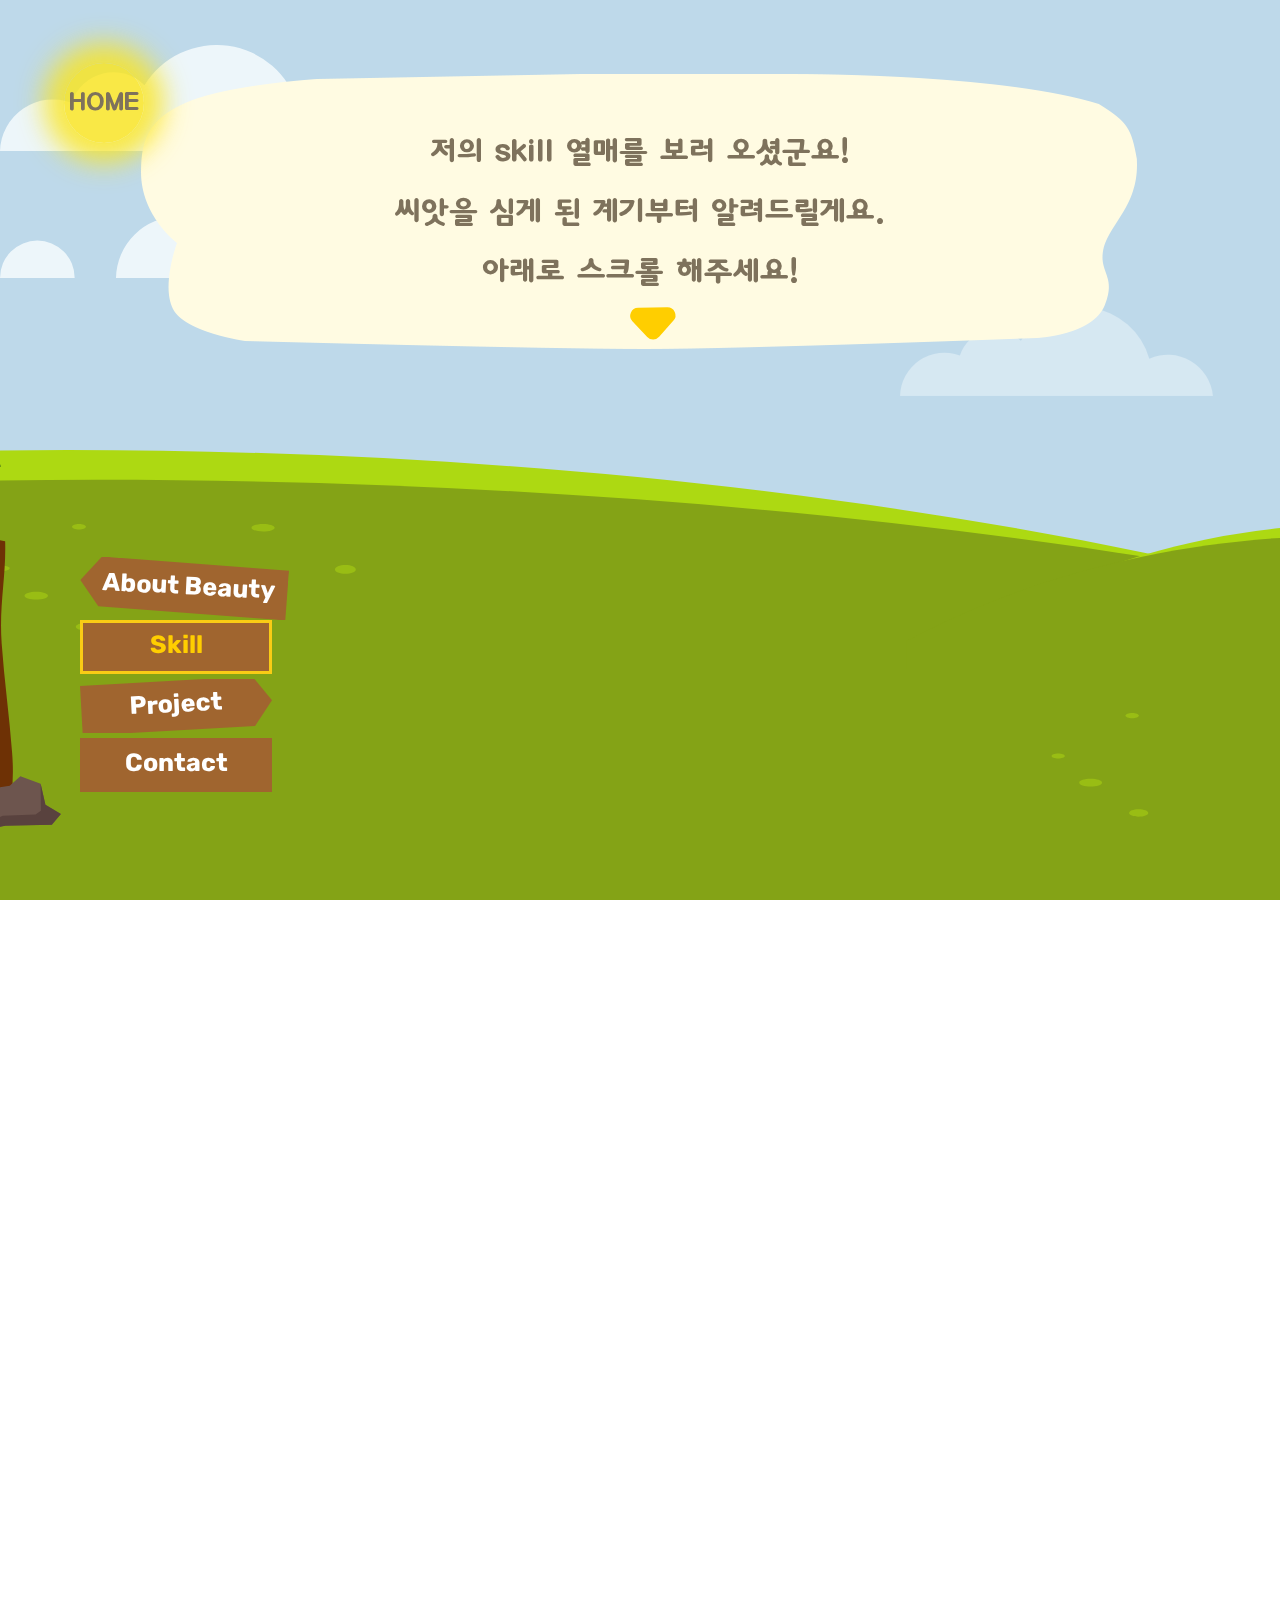
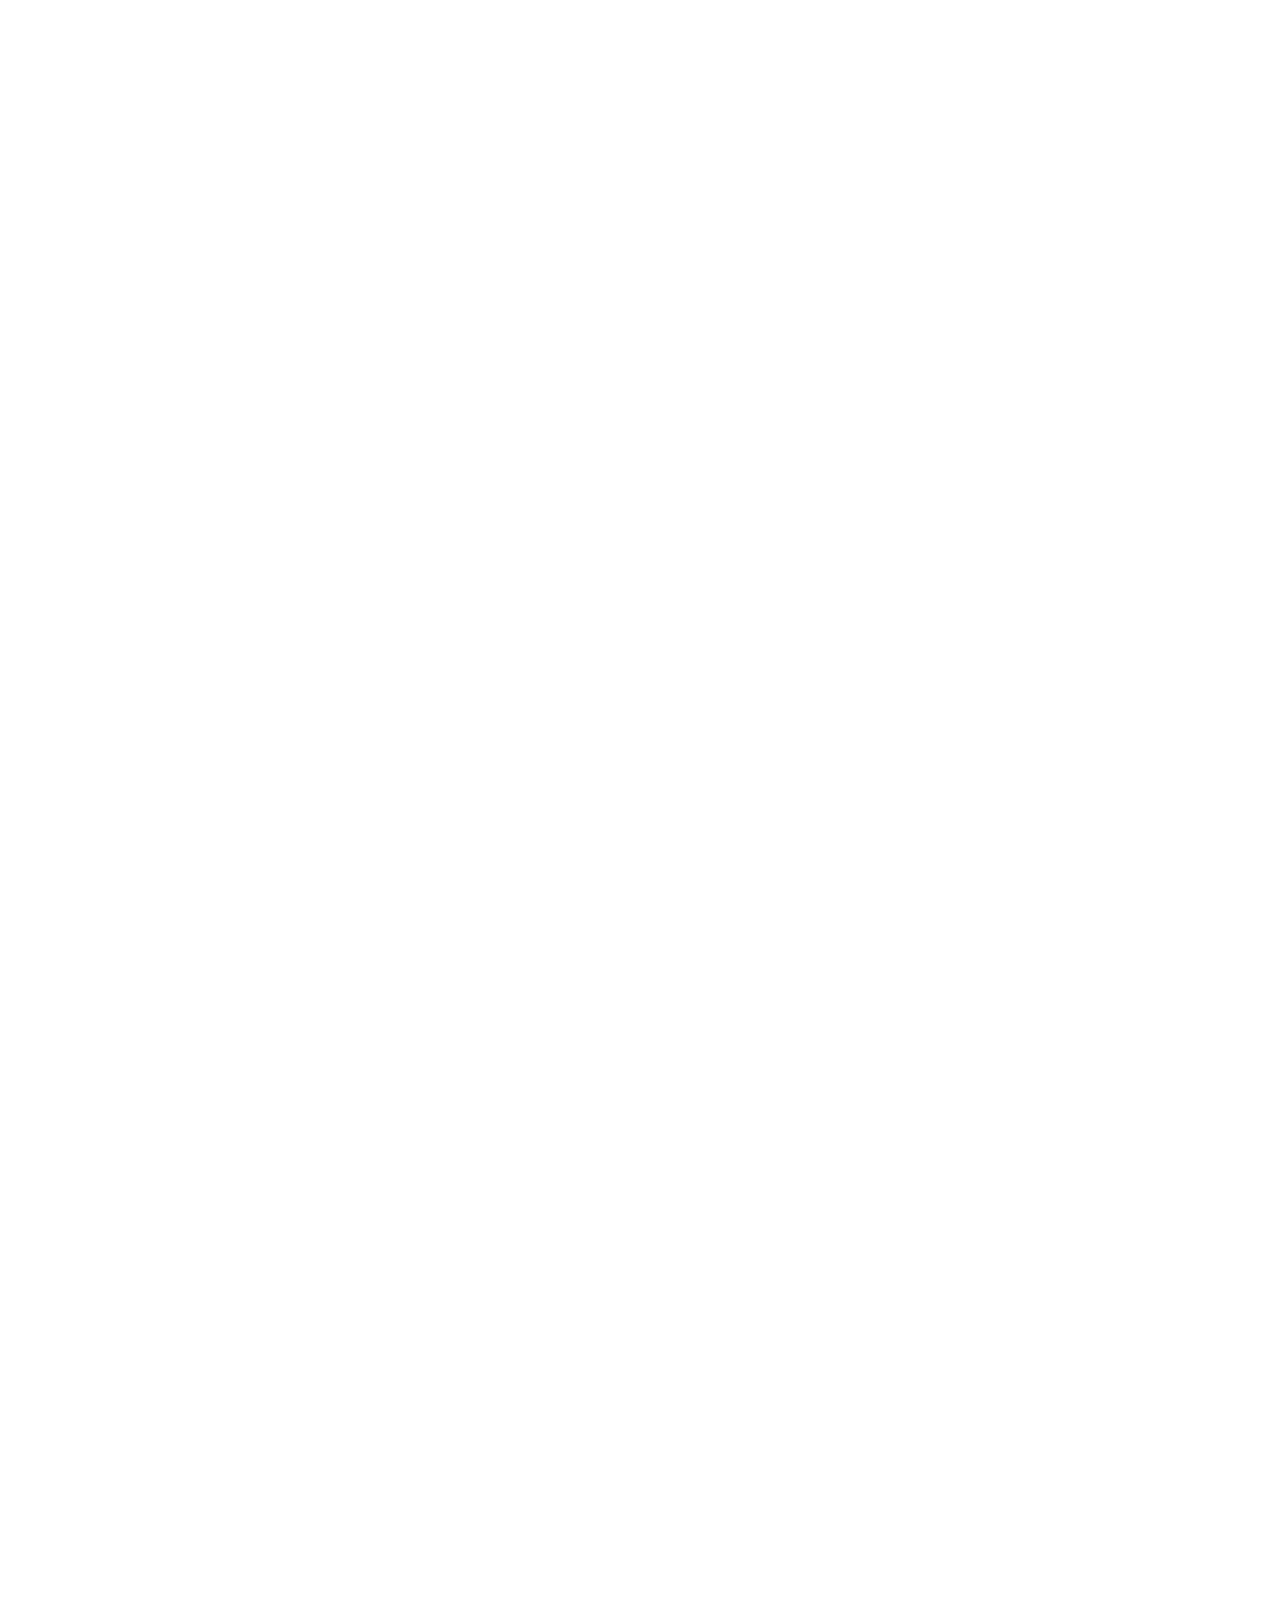
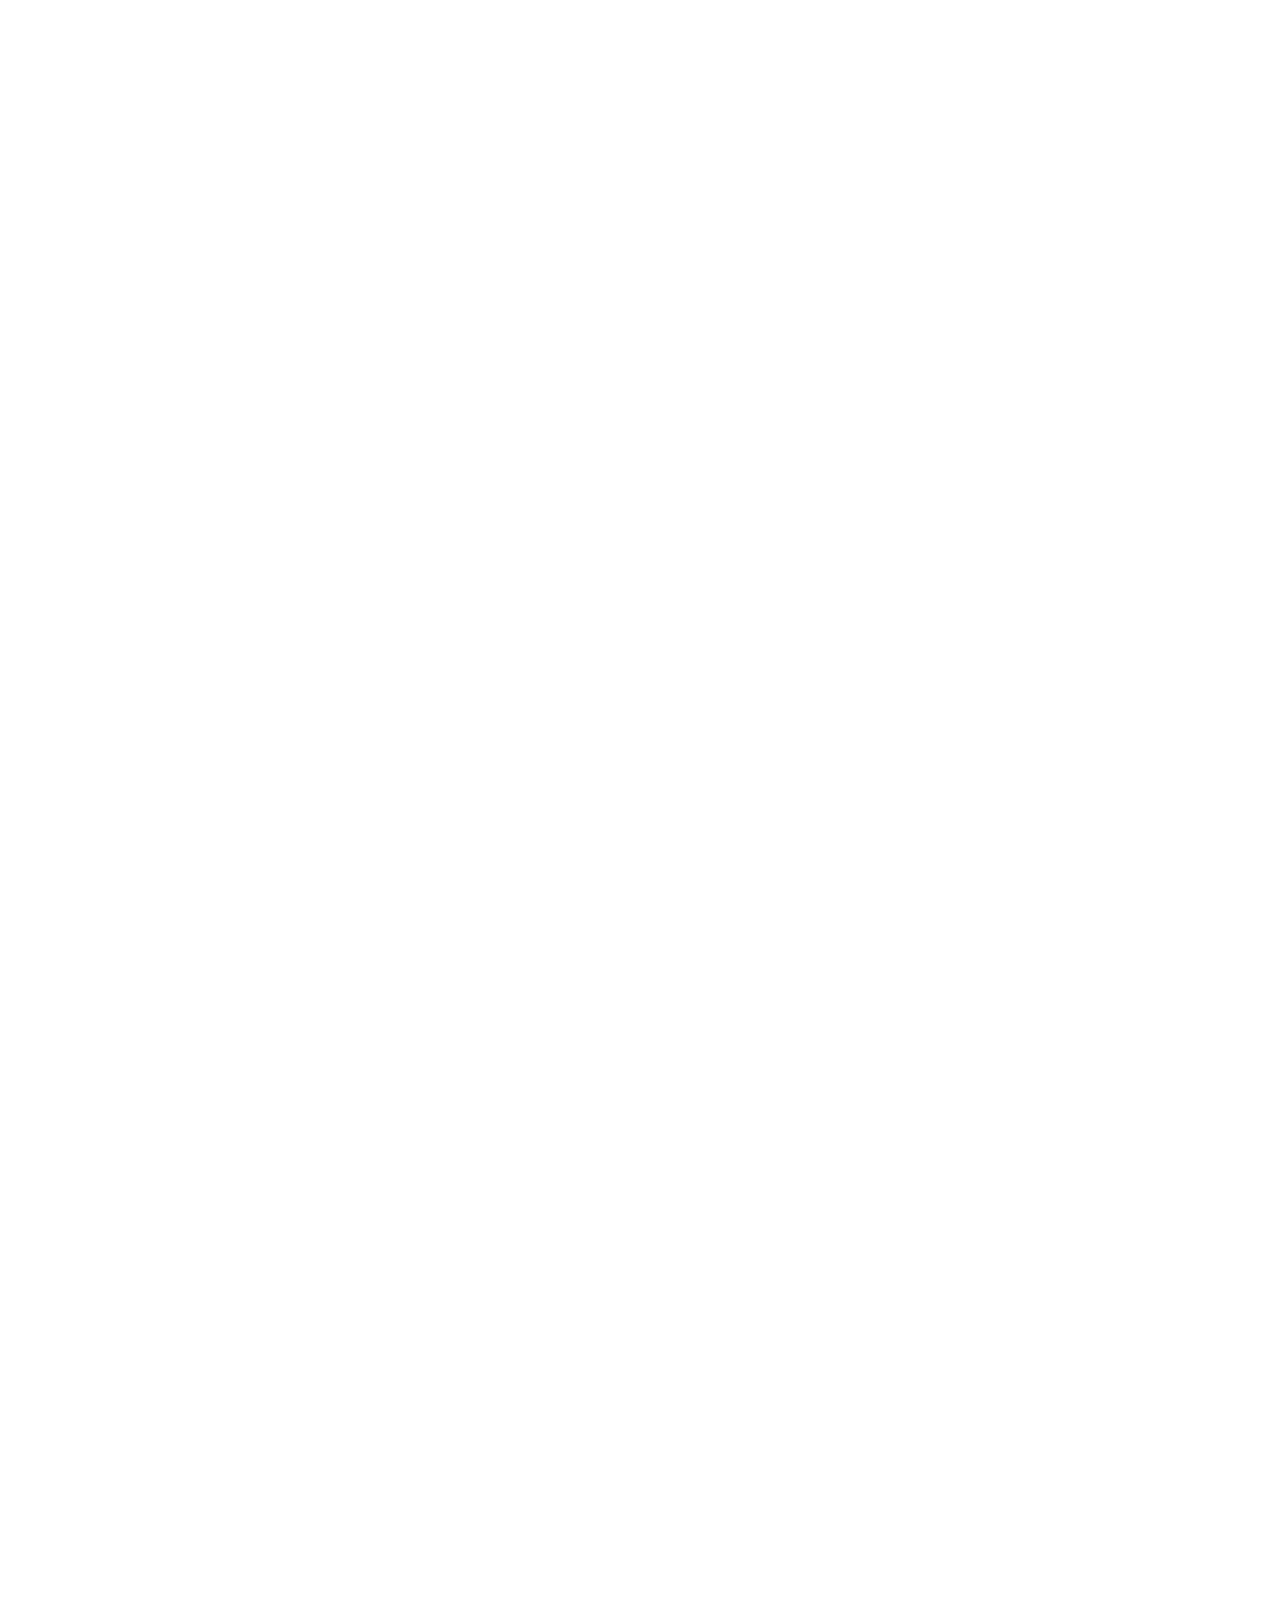
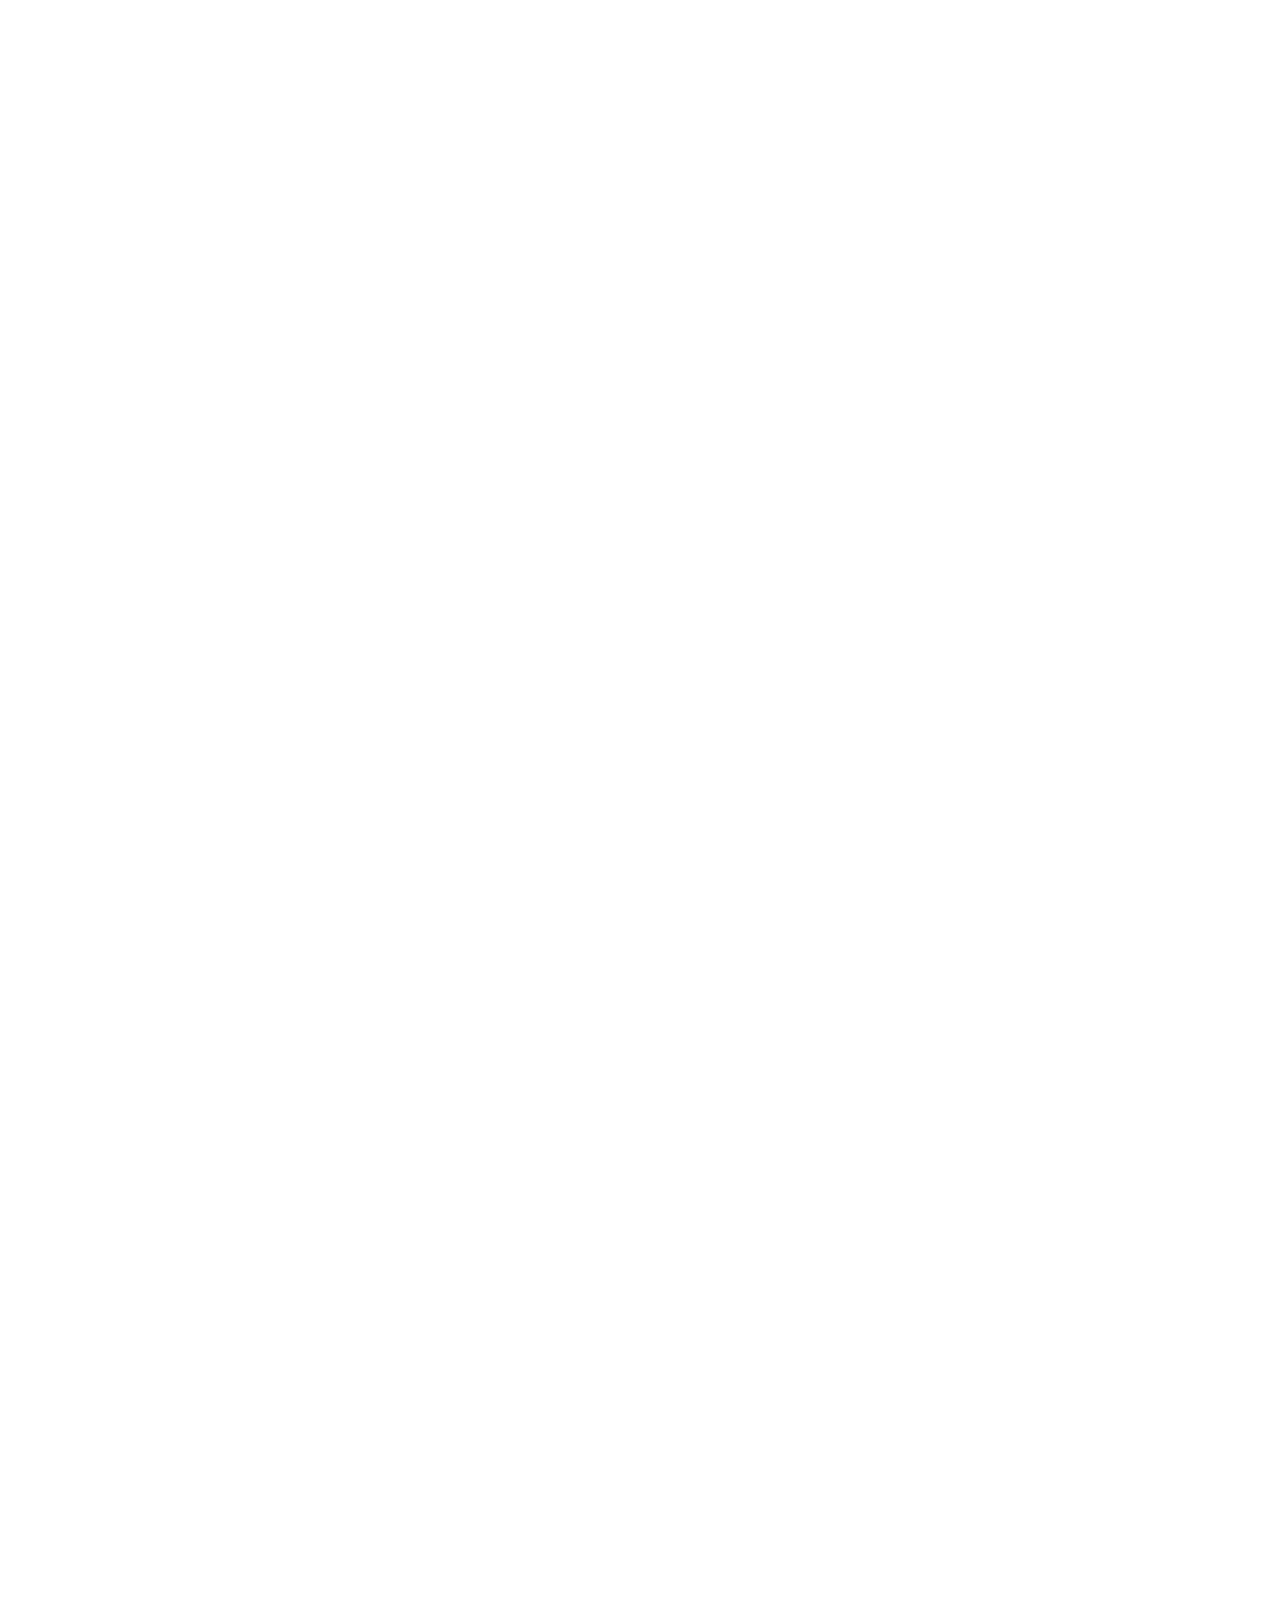
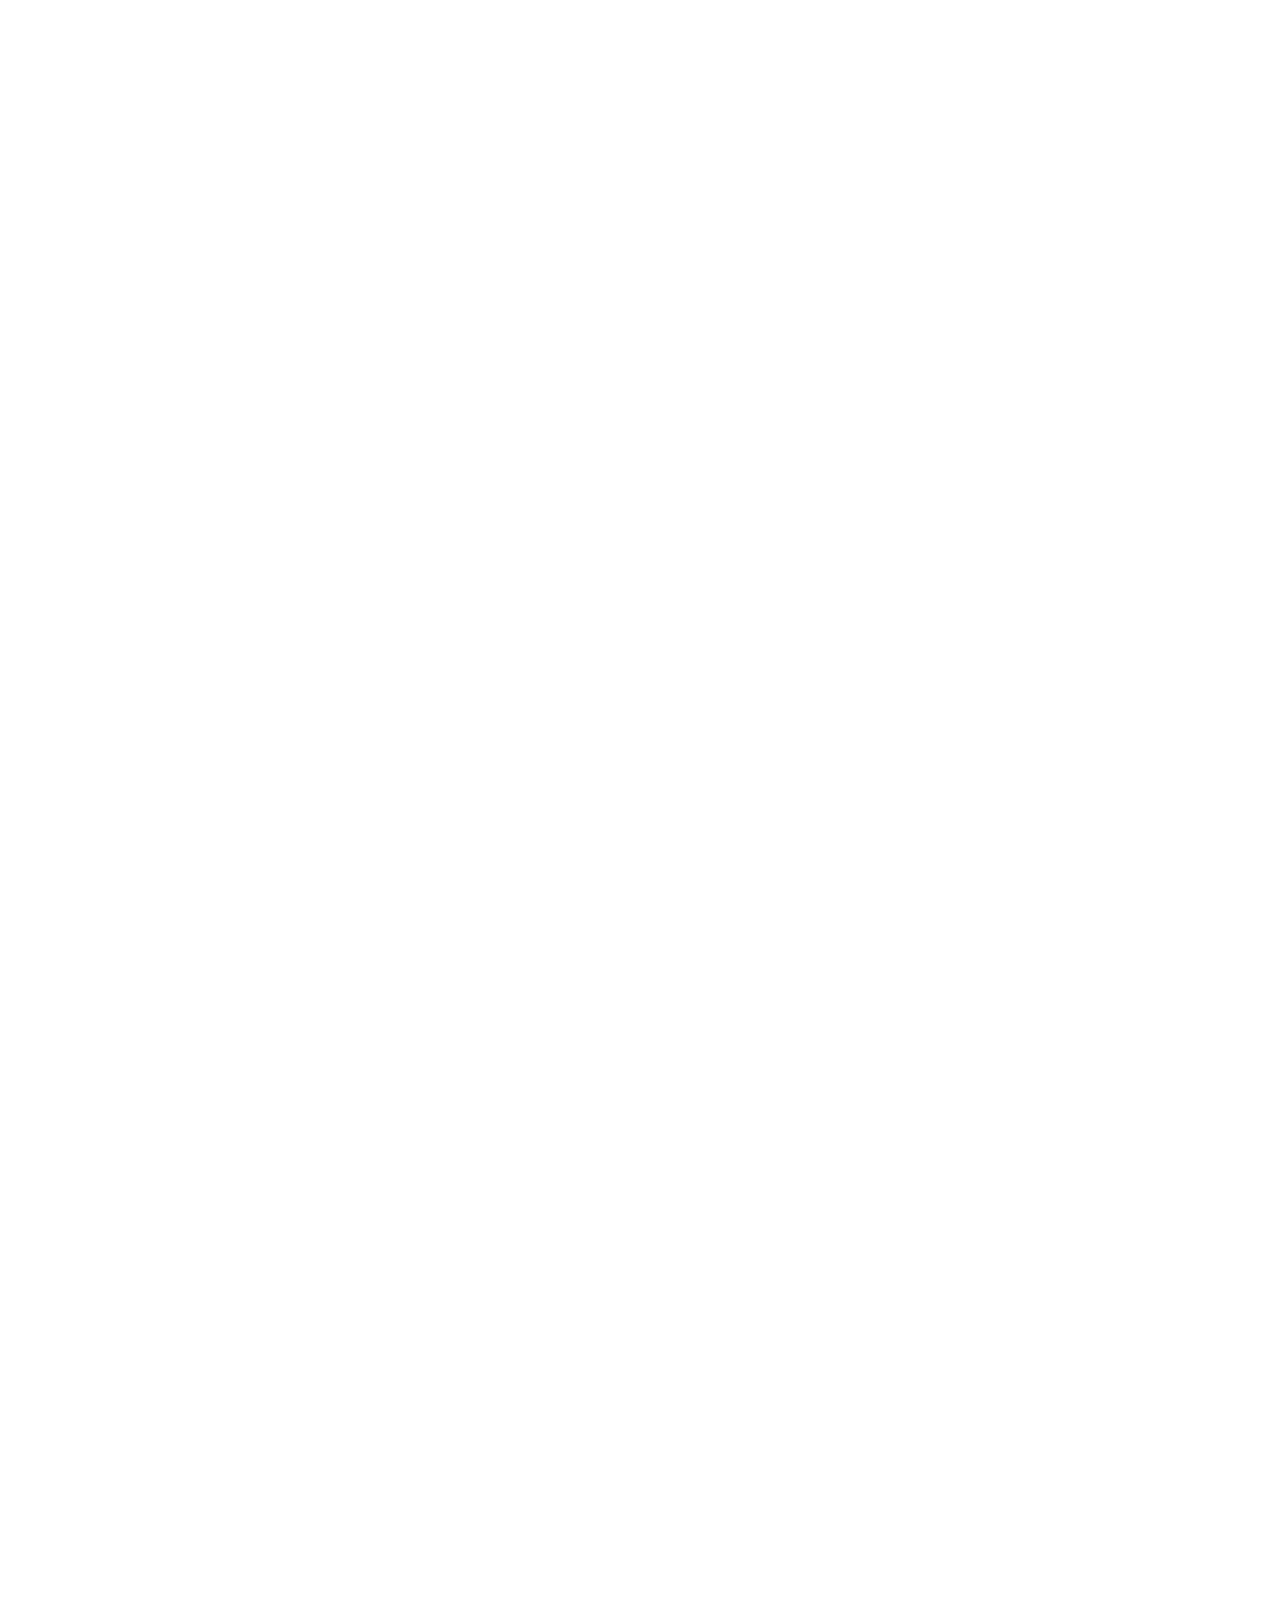
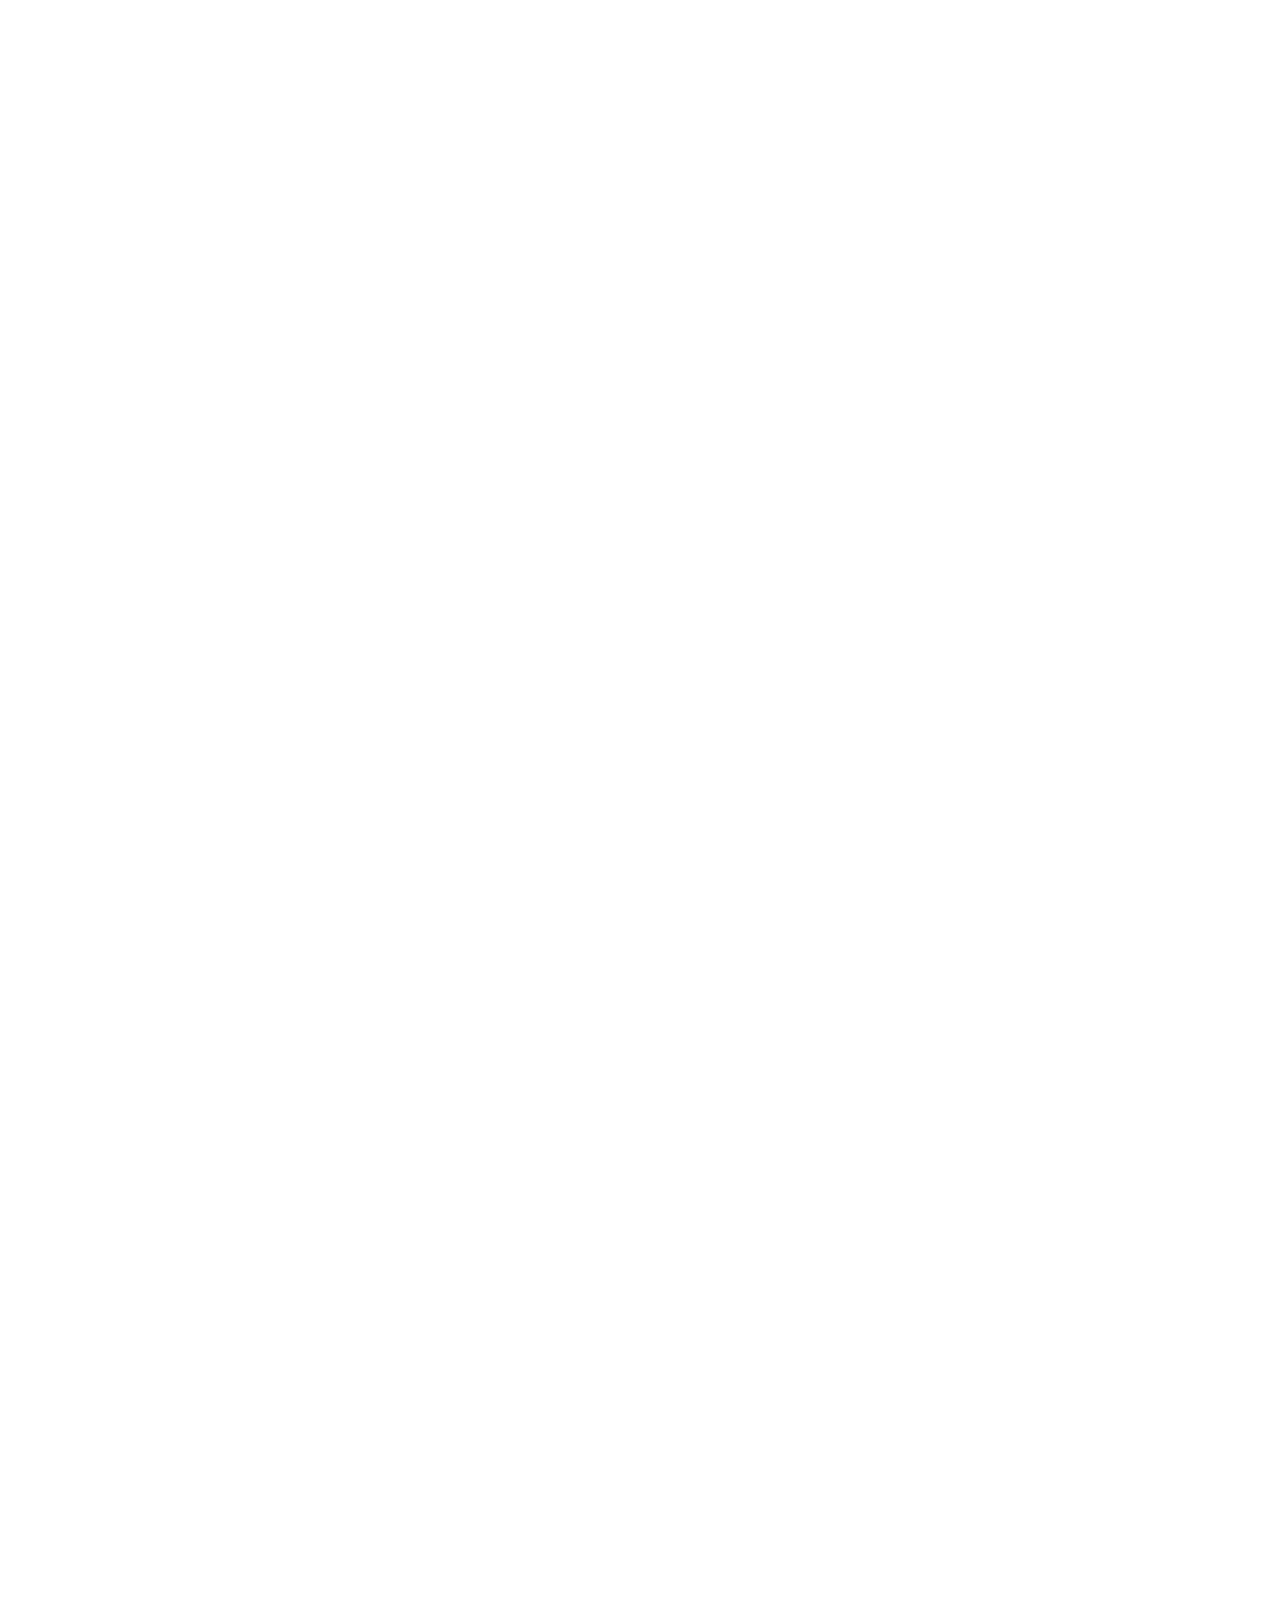
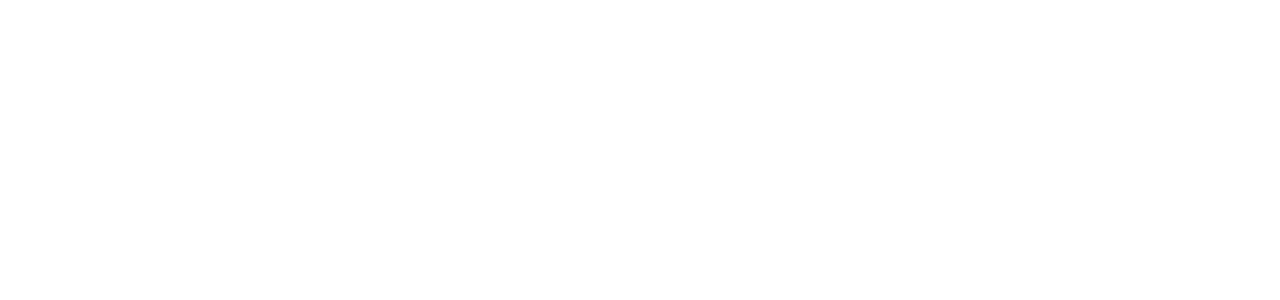
<file: sub/sub_skill.html>
<!DOCTYPE html>
<html lang="ko">

<head>
  <meta charset="UTF-8">
  <meta http-equiv="X-UA-Compatible" content="IE=edge">
  <meta name="viewport" content="width=device-width, initial-scale=1.0">
  <title> Skill | Beauty's Portfolio </title>
  <link rel="icon" href="../images/favicon16.ico">
  <link rel="icon" href="../images/favicon32.ico">
  <link rel="shortcut icon" href="../images/favicon96.ico"><!-- 안드로이드 -->
  <link rel="apple-touch-icon" href="../images/favicon96.ico"><!-- 애플 -->

  <link rel="stylesheet" href="../css/common.css">
  <link rel="stylesheet" href="../css/sub.css">
  <script src="../js/jquery-1.12.4.min.js"></script>
  <script src="../js/stickyfill.min.js"></script>
  <script src="../js/sticky.js"></script>
</head>

<body>
  <div id="wrap">
    <h2 class="blind">스킬 소개</h2>
    <div class="skill">
      <div class="sticky">
        <div class="moveani">
          <div class="cloud1"></div>
          <div class="cloud2"></div>
          <div class="cloud3"></div>
        </div>
        <div class="tree_wrap sticky_cnt">
          <div class="intro on">
            <p class="speech_bubble">저의 skill 열매를 보러 오셨군요!<br> 씨앗을 심게 된 계기부터 알려드릴게요.<br>
              아래로 스크롤 해주세요! </p>
          </div>
          <div class="seed">
            <p class="speech_bubble">전에 스마트 스토어 제품 상세페이지를 구상한 적이 있었어요. <br>
              이 때 포토샵을 처음 접해보았고 많이 쓰인다는 것을 알게 되었죠. </p>
            <div class="plant plant1"></div>
            <div class="soil"></div>
          </div>
          <div class="seed">
            <p class="speech_bubble">그래서 포토샵을 배워서 업무에 도움이 되어야겠다고 생각했고<br>
              알아보던 도중 이 과정을 공부하기로 결심했지요.</p>
            <div class="plant plant2"></div>
            <div class="soil"></div>
          </div>
          <div class="seed">
            <p class="speech_bubble">
              이렇게 저는 퍼블리셔 꿈나무 씨앗을 심게 되었답니다.</p>
            <div class="plant plant3"></div>
            <div class="soil"></div>
          </div>

          <div class="sprout">
            <p class="speech_bubble">하지만 씨앗을 심기만 하면 안돼요. <br>
              저의 꾸준한 관심과 노력이 필요하죠.</p>
            <div class="grow grow1"></div>
            <div class="soil"></div>
            <div class="water right">
              <div class="can"></div>
              <div class="drop">
                <div class="drop1"></div>
                <div class="drop2"></div>
              </div>
            </div>
          </div>
          <div class="sprout">
            <p class="speech_bubble">나무가 되기까지 성장속도는 느릴수도 있어요. <br>
              꾸준히 물을 주다가도 지칠 때도 있어요.</p>
            <div class="grow grow2"></div>
            <div class="soil"></div>
          </div>

          <div class="small_tree">
            <p class="speech_bubble">하지만 절대 포기하지 않아요. <br>
              저는 제 나무를 꼭 키우고 싶으니까요.</p>
            <div class="grow grow3"></div>
            <div class="soil grass"></div>
            <div class="water left">
              <div class="can"></div>
              <div class="drop">
                <div class="drop1"></div>
                <div class="drop2"></div>
              </div>
            </div>
          </div>
          <div class="small_tree">
            <p class="speech_bubble">우와! 작은 나무가 되었어요!</p>
            <div class="grow grow4"></div>
            <div class="soil grass"></div>
            <div class="water right">
              <div class="can"></div>
              <div class="drop">
                <div class="drop1"></div>
                <div class="drop2"></div>
              </div>
            </div>
          </div>
          <div class="big_tree">
            <p class="speech_bubble">우와! 열매를 맺었어요!</p>
            <div class="grow grow5">
              <div class="apple">
                <div class="apple1">HTML</div>
                <div class="apple2">CSS</div>
                <div class="apple3">JS</div>
              </div>
              <div class="orange">
                <div class="orange1">VS<br>Code</div>
                <div class="orange2">Photo<br>shop</div>
                <div class="orange3">Zeplin</div>
              </div>
            </div>
            <div class="soil grass"></div>
          </div>
          <div class="big_tree last">
            <p class="speech_bubble">더 무성한 나무가 되었네요!<br>
              앞으로도 화이팅-!</p>
            <div class="grow grow5">
              <div class="apple">
                <div class="apple1" aria-hidden="true">HTML</div>
                <div class="apple2" aria-hidden="true">CSS</div>
                <div class="apple3" aria-hidden="true">JS</div>
                <div class="apple4">JQuery</div>
                <div class="apple5">SASS</div>
              </div>
              <div class="orange">
                <div class="orange1" aria-hidden="true">VS<br>Code</div>
                <div class="orange2" aria-hidden="true">Photo<br>shop</div>
                <div class="orange3" aria-hidden="true">Zeplin</div>
                <div class="orange4">Git<br>Hub</div>
                <div class="orange5">XD</div>
              </div>
            </div>
            <div class="soil grass"></div>
          </div>
        </div>

        <div id="btnMenu">
          <a href="sub_beauty.html" class="prev">
            <P>About Beauty</P>
          </a>
          <a href="sub_skill.html" class="current" aria-current="page">
            <P>Skill</P>
          </a>
          <a href="sub_project.html" class="next">
            <P>Project</P>
          </a>
          <a href="sub_contact.html" class="all_menu">
            <P>Contact</P>
          </a>
        </div>
        <a href="../index.html" class="home">HOME</a>
      </div>
    </div>
</body>

</html>
</file>
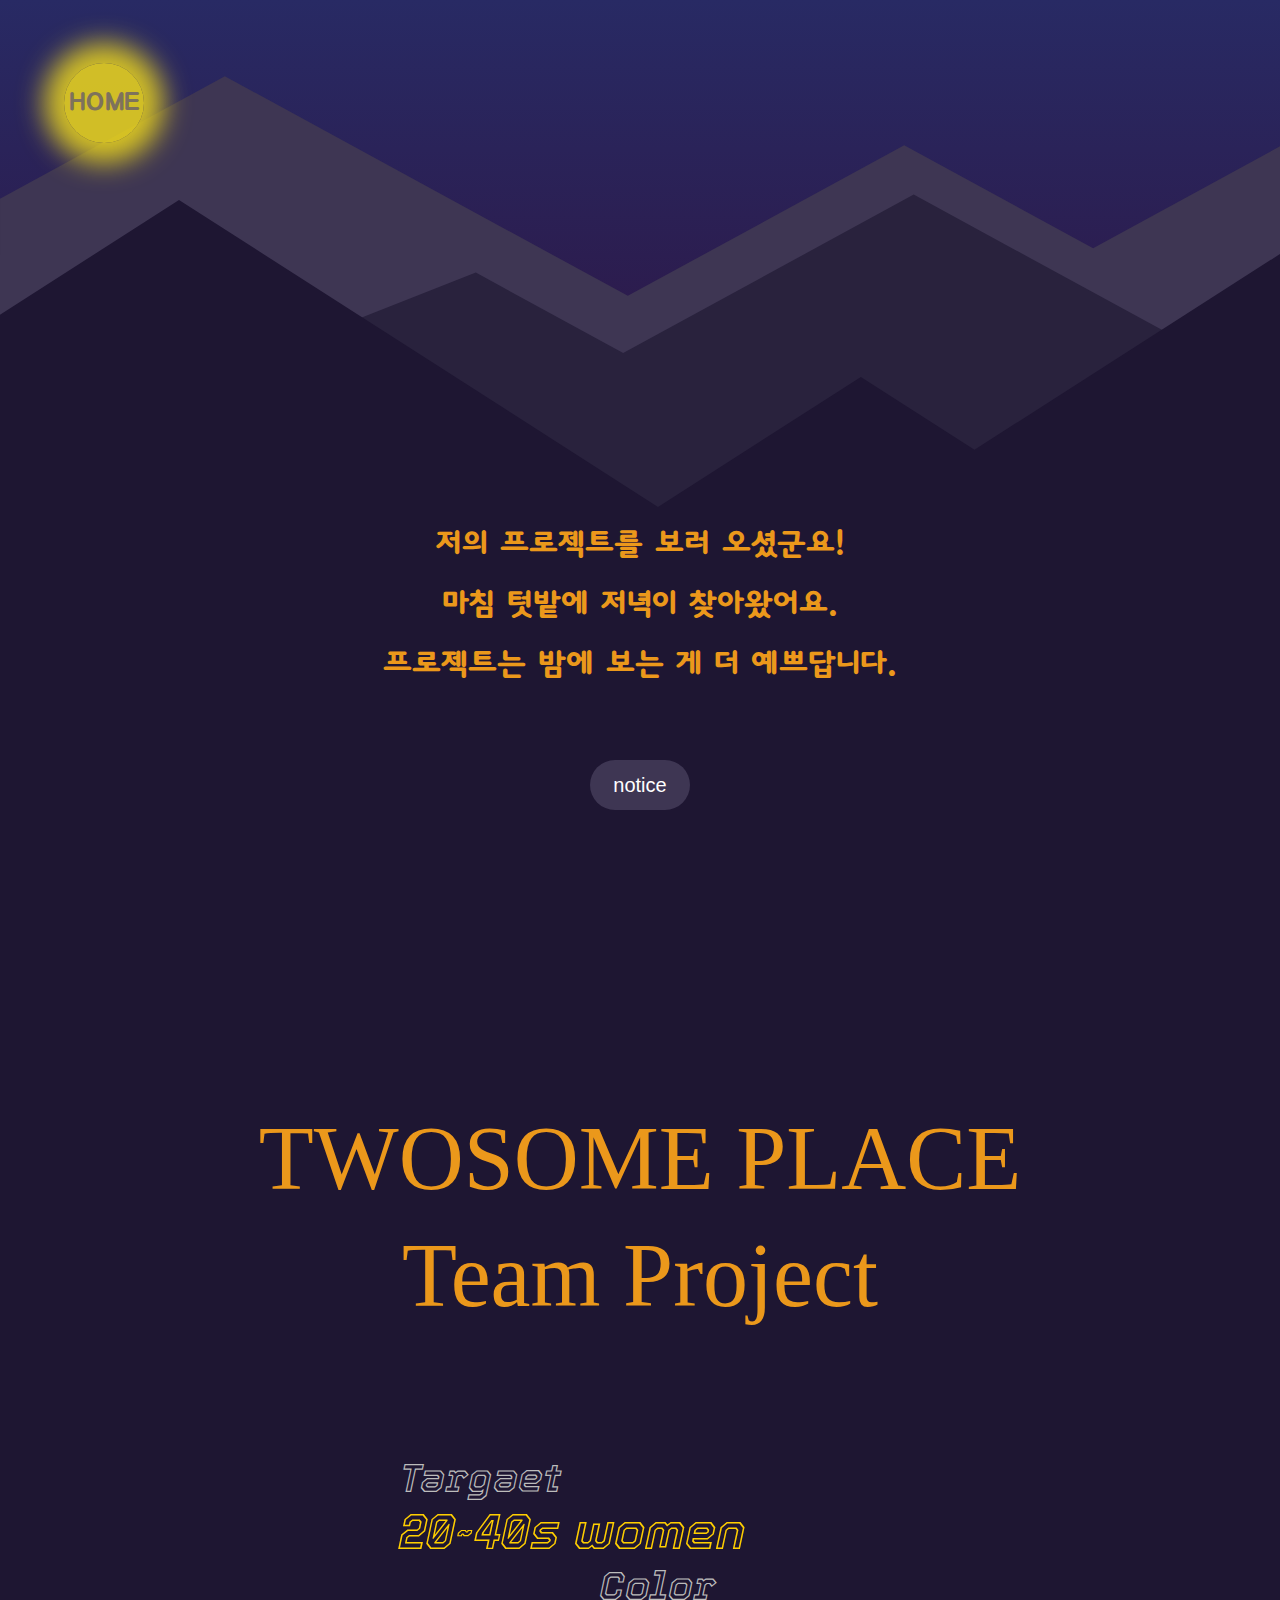
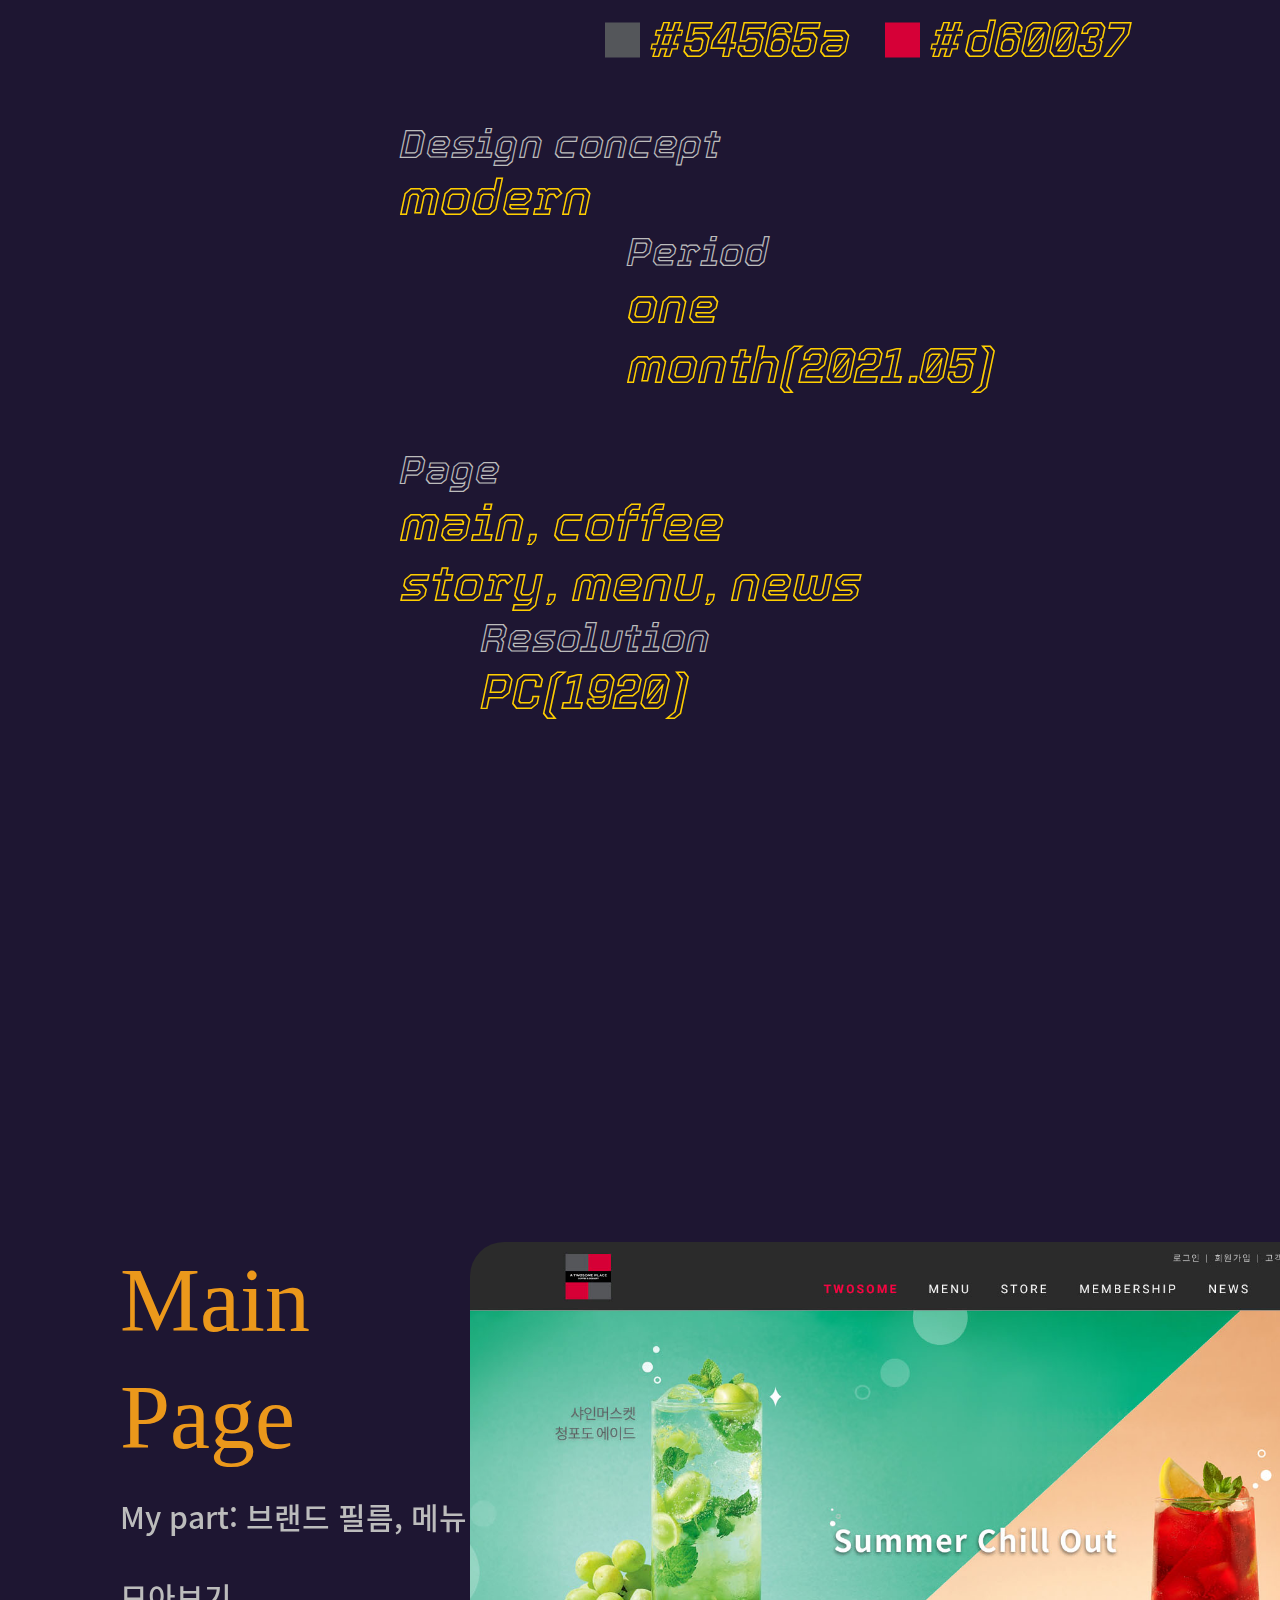
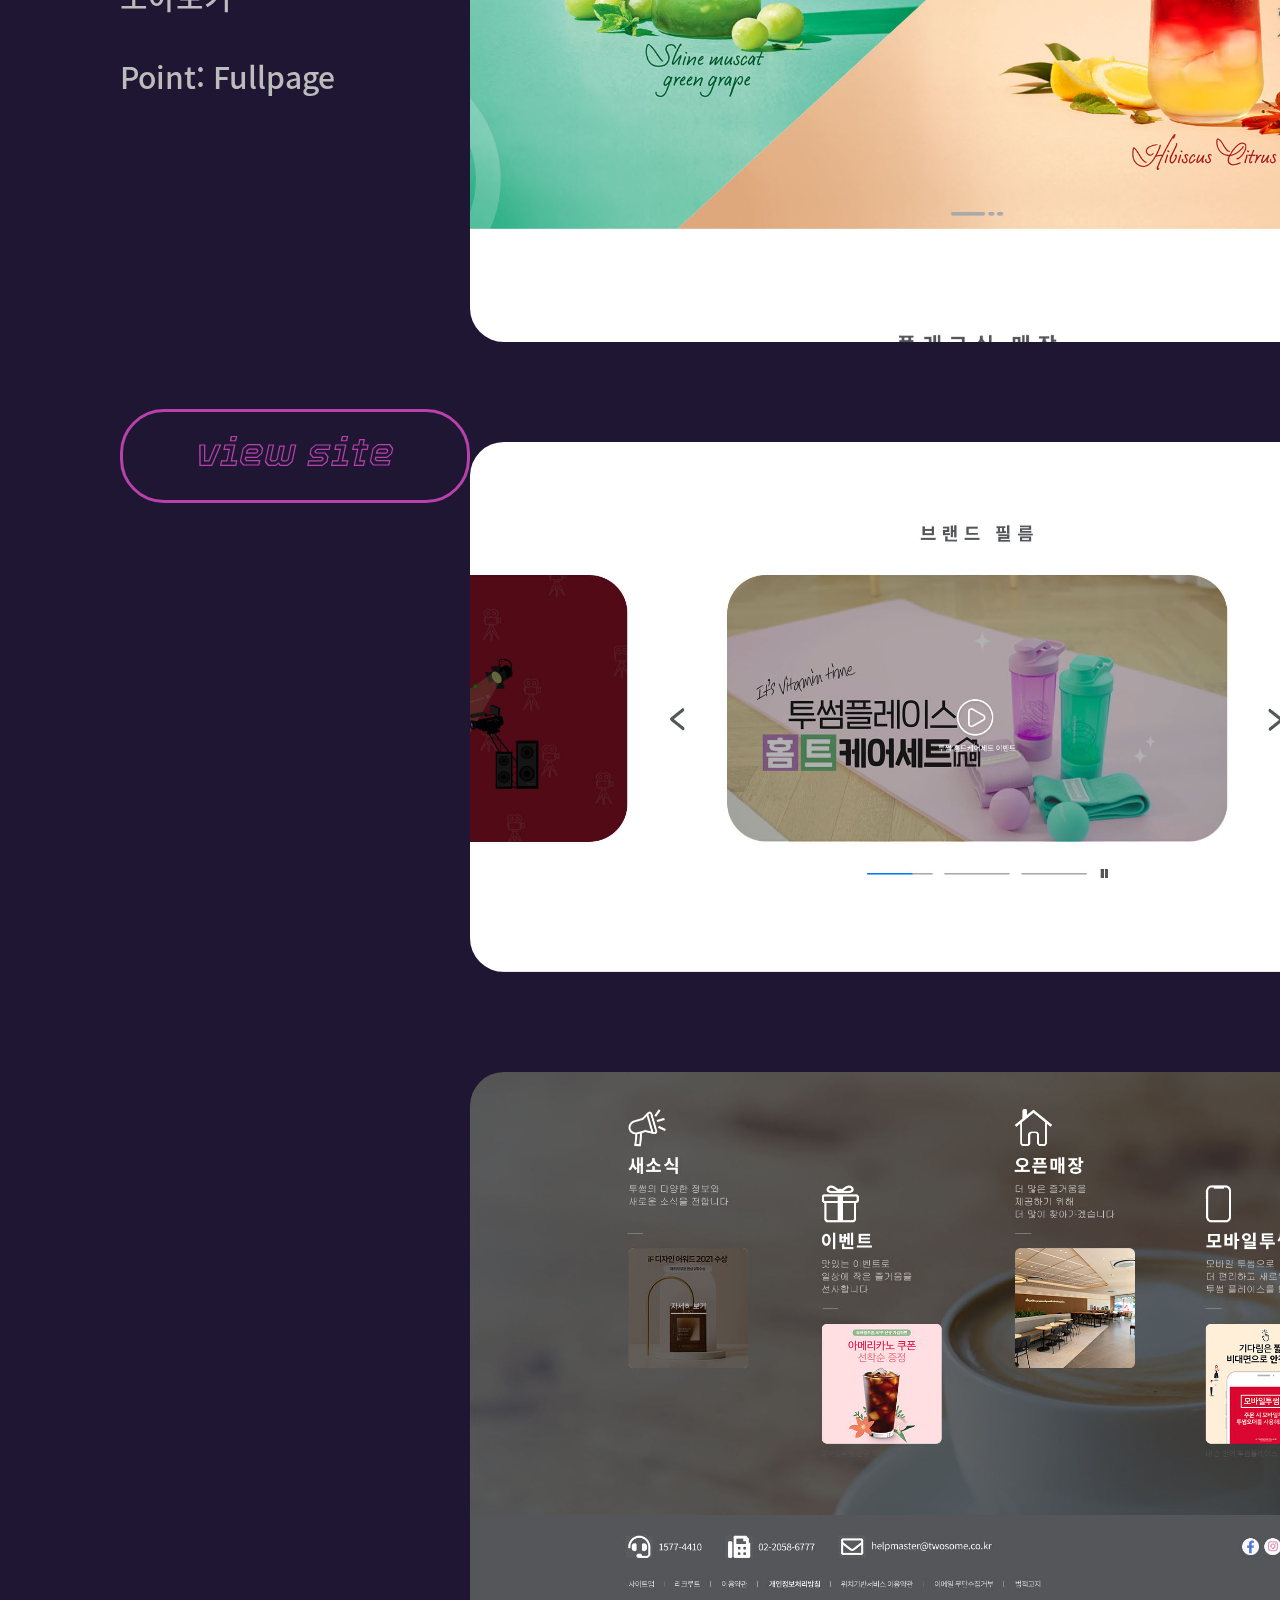
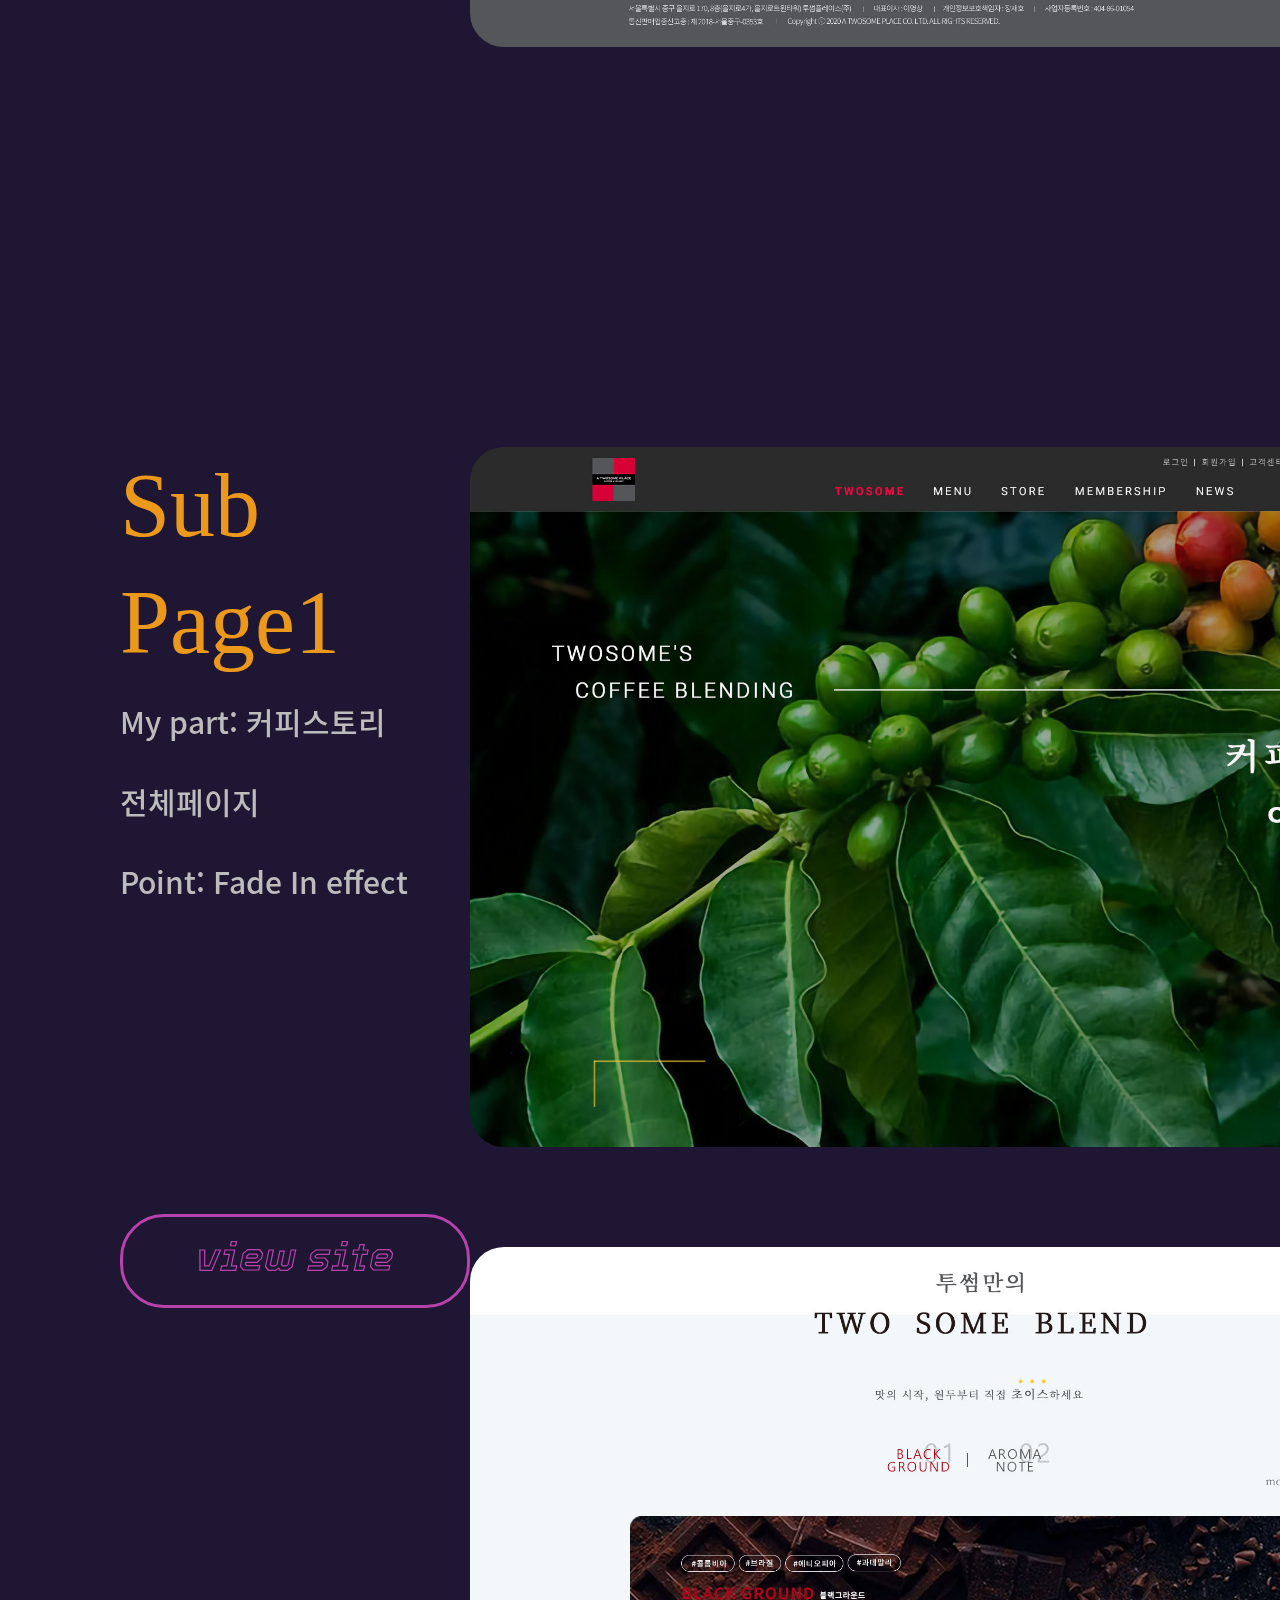
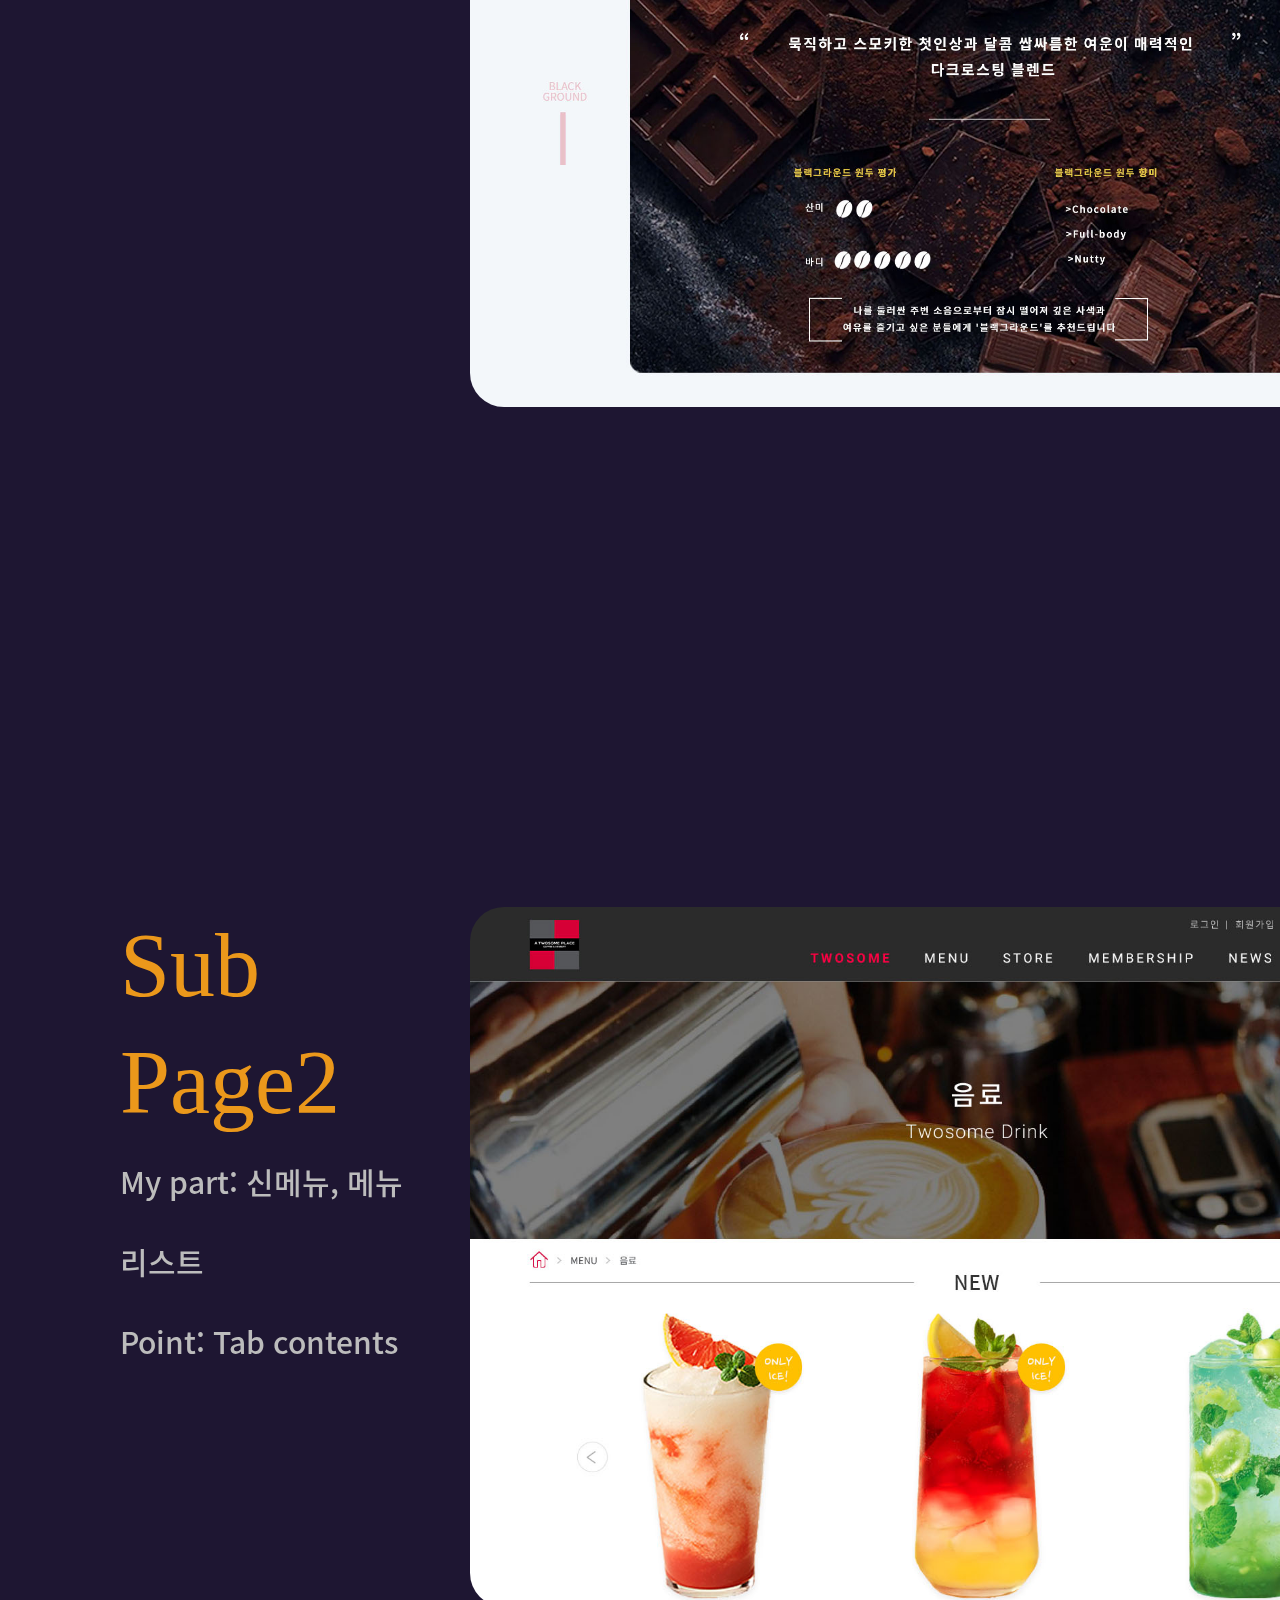
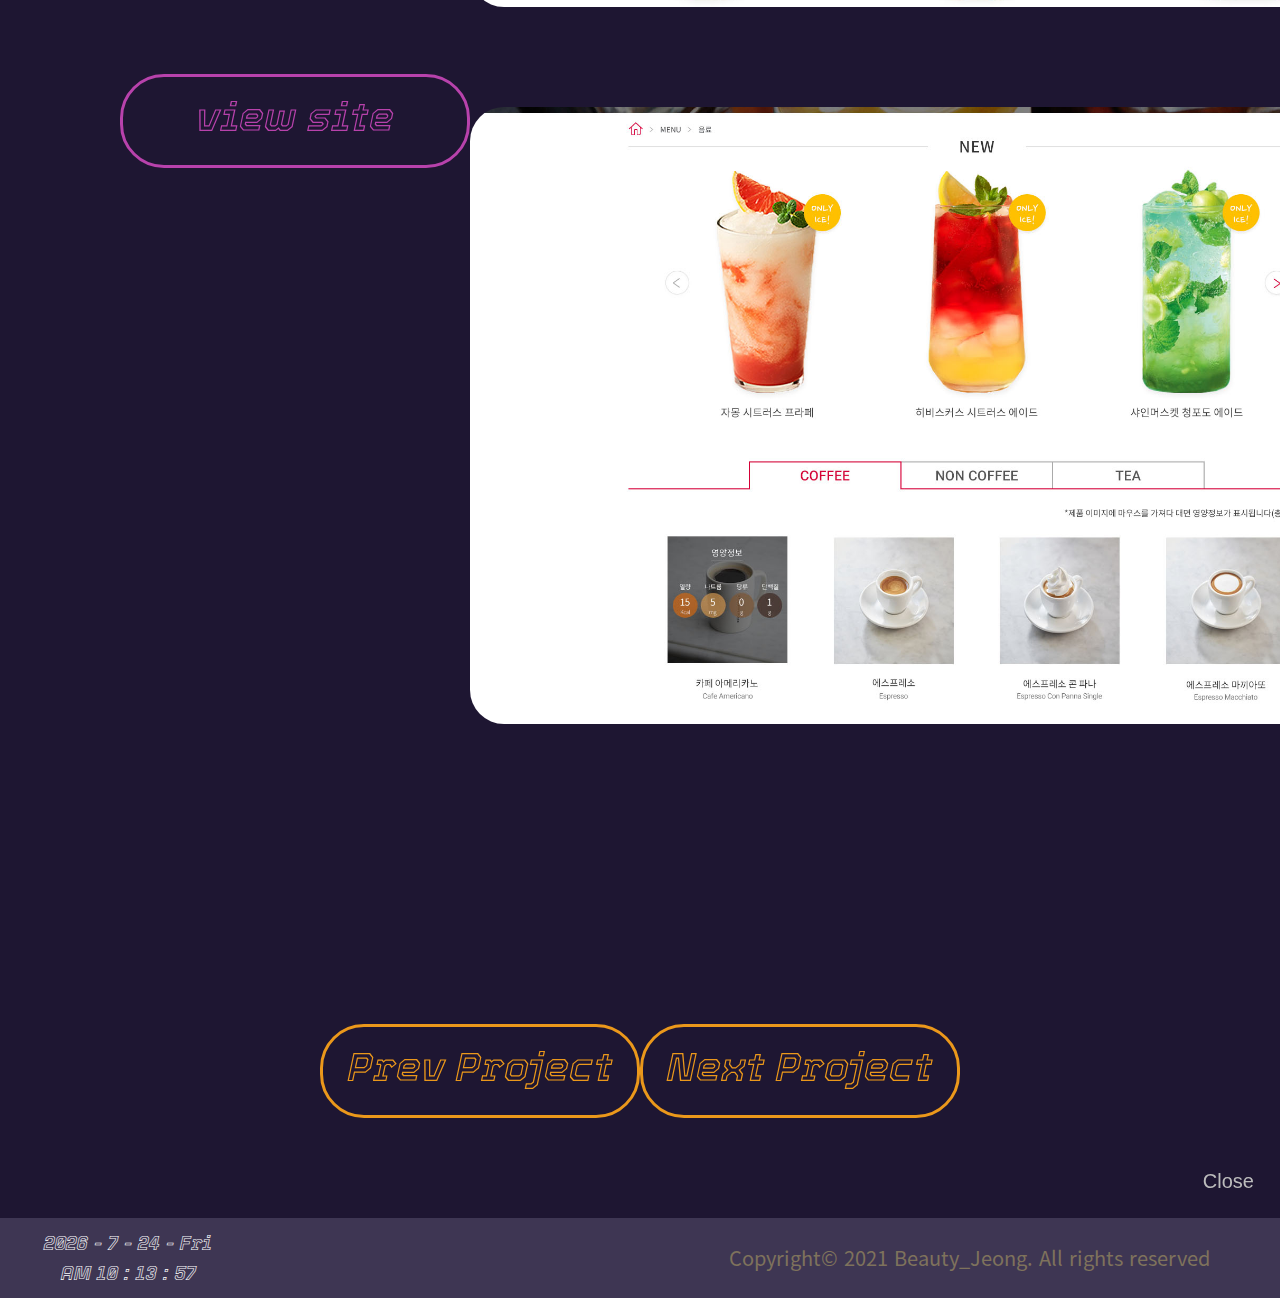
<file: sub/twosome_introduce.html>
<!DOCTYPE html>
<html lang="ko">

<head>
  <meta charset="UTF-8">
  <meta http-equiv="X-UA-Compatible" content="IE=edge">
  <meta name="viewport" content="width=device-width, initial-scale=1.0">
  <title> TWOSOME PLACE | Project </title>
  <link rel="icon" href="../images/favicon16.ico">
  <link rel="icon" href="../images/favicon32.ico">
  <link rel="shortcut icon" href="../images/favicon96.ico"><!-- 안드로이드 -->
  <link rel="apple-touch-icon" href="../images/favicon96.ico"><!-- 애플 -->

  <link rel="stylesheet" href="../css/common.css">
  <link rel="stylesheet" href="../css/sub.css">
  <script src="../js/jquery-1.12.4.min.js"></script>
  <script src="../js/project.js"></script>
</head>

<body>
  <div id="twosome_wrap">
    <div class="twosome_intro">
      <a href="../index.html" class="home">HOME</a>
      <div class="bg">
        <div class="mountain1"></div>
        <div class="mountain2"></div>
        <div class="mountain3"></div>
        <div class="star"></div>
      </div>
      <div class="txt">
        저의 프로젝트를 보러 오셨군요!<br>
        마침 텃밭에 저녁이 찾아왔어요.<br>
        프로젝트는 밤에 보는 게 더 예쁘답니다.<br>
      </div>
      <button type="button" id="twosomeNotice">notice</button>
    </div>

    <div class="introduce">
      <section class="info">
        <h2>TWOSOME PLACE <br> Team Project</h2>
        <ul class="info_cnt">
          <li>
            <div>
              Targaet
              <p>20~40s women</p>
            </div>
            <div class="marginLeft1">
              Color
              <p><span class="color1 twosome">#54565a</span><span class="color2 twosome">#d60037</span></p>
            </div>
          </li>
          <li>
            <div>
              Design concept
              <p>modern</p>
            </div>
            <div class="marginLeft2">
              Period
              <p>one month(2021.05)</p>
            </div>
          </li>
          <li>
            <div>
              Page
              <p>main, coffee <br>story,  menu, news</p>
            </div>
            <div class="marginLeft4">
              Resolution
              <p>PC(1920)</p>
            </div>
          </li>
        </ul>
      </section>

      <section class="main">
        <div class="fixed">
          <h3>Main Page</h3>
          <div class="part">
            My part: 브랜드 필름, 메뉴 모아보기 <br>
            Point: Fullpage</div>
          <a href="https://beautyjeong.github.io/project1/index.html" class="view_site link" target="_blank">view site</a>
        </div>

        <div class="screen_wrap">
          <div class="screenBig">
            <div class="img1"></div>
          </div>
          <div class="screen">
            <div class="img2"></div>
          </div>
          <div class="screen">
            <div class="img3"></div>
          </div>
        </div>
      </section>

      <section class="sub1">
        <div class="fixed">
          <h3>Sub Page1</h3>
          <div class="part">
            My part: 커피스토리 전체페이지 <br>
            Point: Fade In effect
          </div>
          <a href="https://beautyjeong.github.io/project1/story/coff_story.html" class="view_site link" target="_blank">view site</a>
        </div>

        <div class="screen_wrap">
          <div class="screenBig">
            <div class="img1"></div>
          </div>
          <div class="screen">
            <div class="img2"></div>
          </div>
          <div class="screen">
            <div class="img3"></div>
          </div>
        </div>
      </section>

      <section class="sub2">
        <div class="fixed">
          <h3>Sub Page2</h3>
          <div class="part">
            My part: 신메뉴, 메뉴 리스트 <br>
            Point: Tab contents
          </div>
          <a href="https://beautyjeong.github.io/project1/menu/drink.html" class="view_site link" target="_blank">view site</a>
        </div>

        <div class="screen_wrap">
          <div class="screenBig">
            <div class="img1"></div>
          </div>
          <div class="screen">
            <div class="img2"></div>
          </div>
          <div class="screen">
            <div class="img3"></div>
          </div>
        </div>
      </section> 

      <div class="btn">
        <a href="IKEA_introduce.html" class="btn_prev link">Prev Project</a>
        <a href="IKEA_introduce.html" class="btn_next link">Next Project</a>
        <a href=".ikea_intro" class="btn_top"></a>
        <button type="button" id="btnClose" aria-label="닫기">Close</button>
      </div>
    </div>

    <div class="bottom">
      <div id="clock"></div>
      <p class="copyright">Copyright&copy; 2021 Beauty_Jeong. All rights reserved</p>
    </div>

  </div>
</body>

</html>
</file>
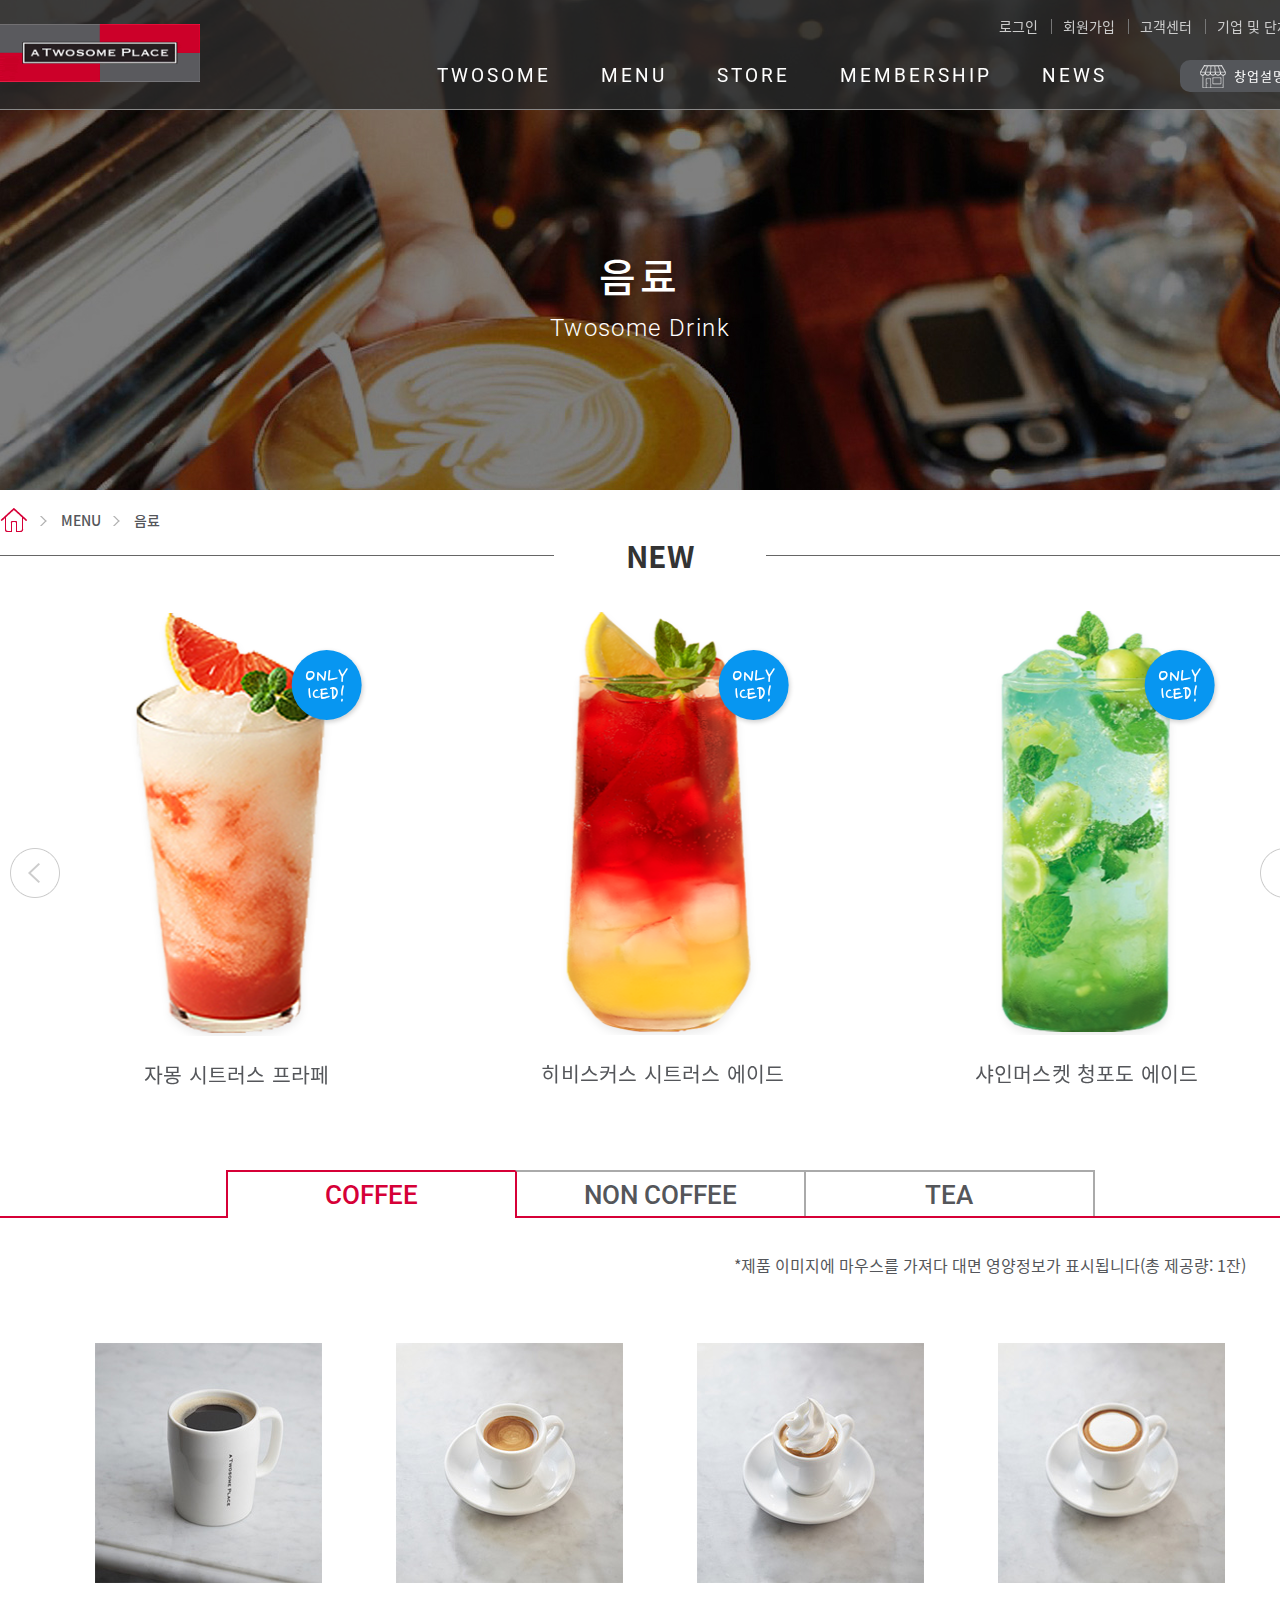
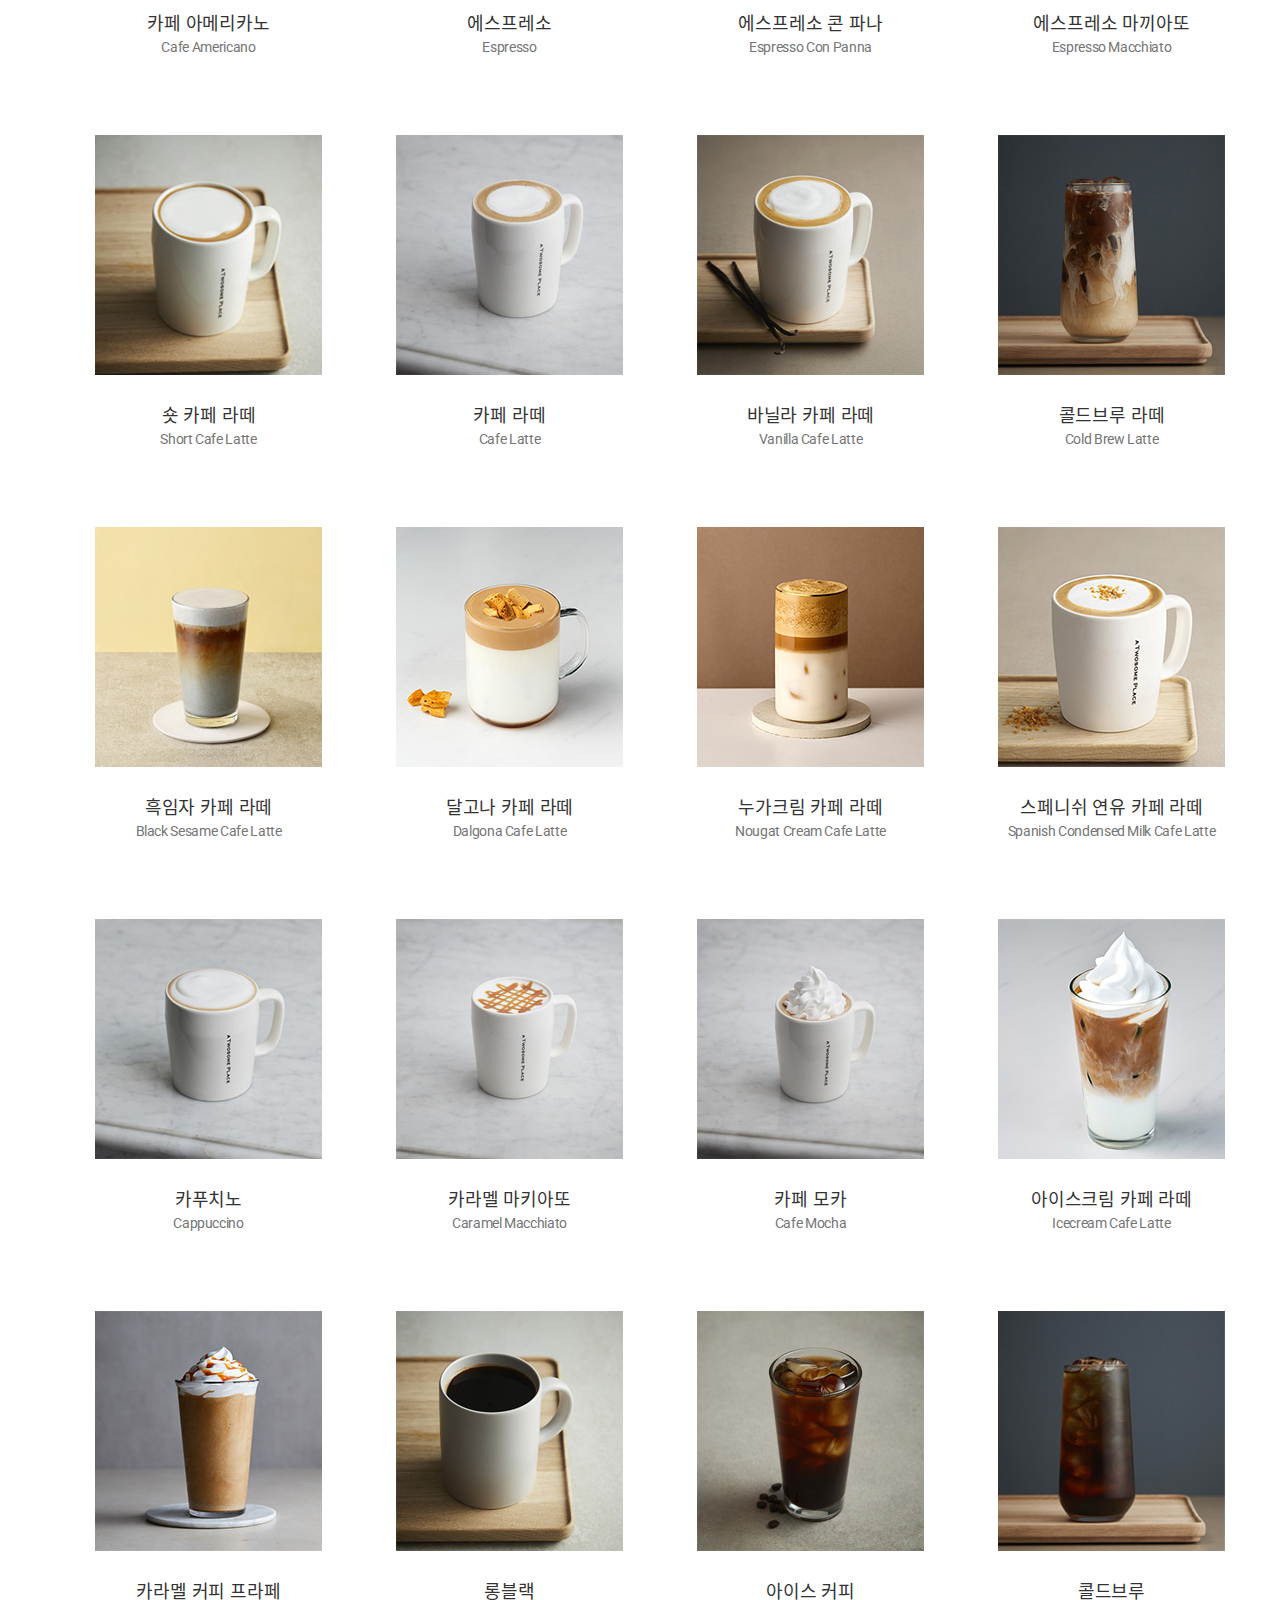
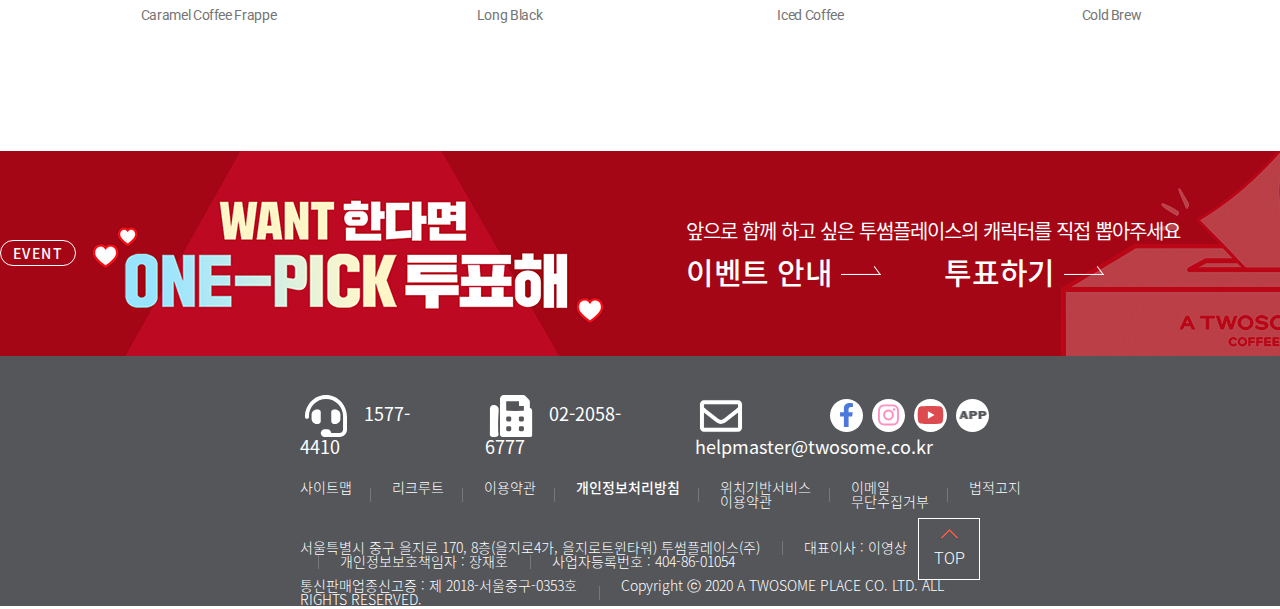
<file: project1/menu/drink.html>
<!DOCTYPE html>
<html lang="ko">

<head>
    <meta charset="UTF-8">
    <meta http-equiv="X-UA-Compatible" content="IE=edge">
    <meta name="viewport" content="width=device-width, initial-scale=1.0">
    <title> 음료 - MENU </title>
    <link rel="shortcut icon" href="../assets/images/favicon.ico" type="image/x-icon">
    <link href="https://fonts.googleapis.com/css?family=Nanum+Pen+Script:regular" rel="stylesheet">
    <link href="https://fonts.googleapis.com/css?family=Roboto:300,regular,500,700" rel="stylesheet">
    <link rel="stylesheet" href="../assets/css/swiper-bundle.css">
    <link rel="stylesheet" href="../assets/css/common.css">
    <link rel="stylesheet" href="../assets/css/sub_common.css">
    <link rel="stylesheet" href="../assets/css/sub2.css">

    <script src="../assets/js/jquery-1.12.4.min.js"></script>
    <script src="../assets/js/swiper-bundle.min.js"></script>
    <script src="../assets/js/gsap.min.js"></script>
    <script src="../assets/js/common.js"></script>
    <script src="../assets/js/fadeIn.js"></script>
    <script src="../assets/js/mouseover.js"></script>
    <script src="../assets/js/tab.js"></script>

    <script>
        $(document).ready(function () {
            const swiper = new Swiper('#cnt1 .swiper-container', {
                // Optional parameters
                direction: 'horizontal',
                loop: true,

                navigation: {
                    nextEl: '.swiper-button-next',
                    prevEl: '.swiper-button-prev',
                },

                slidesPerView: 3, //한 화면에 보여지는 슬라이더 개수
                spaceBetween: 100, //슬라이더 사이 공백
                centeredSlides: true, //슬라이더가 가운데로

                autoplay: {
                    delay: 2000,
                    disableOnInteraction: false,
                    pauseOnMouseEnter: true,
                },
                //https://codingbroker.tistory.com/63 참고해서 시도해보기

            });

            $(".swiper-container").each(function (elem, target) {
                let swp = target.swiper;
                $(this).hover(function () {
                    swp.autoplay.stop();
                }, function () {
                    swp.autoplay.start();
                });
            });
        });

        function zoomIn(event) {
            event.target.style.transform = "scale(1.05)";
            event.target.style.zIndex = 1;
            event.target.style.transition = "all 0.5s";
        }

        function zoomOut(event) {
            event.target.style.transform = "scale(1)";
            event.target.style.zIndex = 0;
            event.target.style.transition = "all 0.5s";
        }
    </script>
</head>

<body>
    <div id="skip">
        <a href="#container">본문 바로가기</a>
    </div>
    <header id="header" class="bdbox">
        <div class="inner">
            <h1 class="logo">
                <a href="../index.html"><img src="../assets/images/common/logo3.png" alt="투썸플레이스"></a>
            </h1>
            <ul class="util d_f">
                <li><a href="#">로그인</a></li>
                <li><a href="#">회원가입</a></li>
                <li><a href="#">고객센터</a></li>
                <li><a href="#">기업 및 단체 구매</a></li>
            </ul>
            <div class="gnb_franchise d_f">
                <nav id="gnb">
                    <h2 class="blind">주메뉴</h2>
                    <ul class="d_f">
                        <li>
                            <a href="../story/coff_story.html">TWOSOME</a>
                            <ul>
                                <li><a href="../story/coff_story.html">투썸 히스토리</a></li>
                                <li><a href="../story/coff_story.html">커피 스토리</a></li>
                            </ul>
                        </li>
                        <li>
                            <a href="drink.html">MENU</a>
                            <ul>
                                <li><a href="drink.html">음료</a></li>
                                <li><a href="drink.html">푸드</a></li>
                                <li><a href="drink.html">상품</a></li>
                            </ul>
                        </li>
                        <li>
                            <a href="../index.html">STORE</a>
                            <ul>
                                <li><a href="../index.html">국내</a></li>
                                <li><a href="../index.html">해외</a></li>
                            </ul>
                        </li>
                        <li>
                            <a href="../index.html">MEMBERSHIP</a>
                            <ul>
                                <li><a href="../index.html">멤버십 안내</a></li>
                                <li><a href="../index.html">제휴 카드</a></li>
                            </ul>
                        </li>
                        <li>
                            <a href="../news/news.html">NEWS</a>
                        </li>
                    </ul>
                </nav>
                <a href="" class="franchise bdbox">창업설명회</a>
            </div>
        </div>
    </header>
    <div id="container">
        <div class="title drink">
            <h2 class="fade_tit">음료</h2>
            <p class="fade_tit">Twosome Drink</p>
        </div>
        <div>
            <section id="cnt1" class="inner">
                <nav class="breadcrumb" aria-label="사이트 이동 경로">
                    <ol class="clearfix">
                        <li>
                            <a href="../index.html">
                                <span class="blind">홈</span>
                            </a>
                        </li>
                        <li>MENU</li>
                        <li aria-current="page">음료</li>
                    </ol>
                </nav>
                <h3>NEW</h3>
                <!-- Slider main container -->
                <div class="swiper-container">
                    <!-- Additional required wrapper 슬라이더 본문 그룹 -->
                    <div class="swiper-wrapper">
                        <!-- Slides -->
                        <div class="swiper-slide slide1">
                            <div class="img_txt">
                                <a href="">
                                  <img src="../assets/images/menu/new_hibiscus.png" alt="" onmouseenter="zoomIn(event)"
                                      onmouseleave="zoomOut(event)">
                                </a>
                                <p>히비스커스 시트러스 에이드</p>
                                <p class="ice"><br>ONLY<BR>ICED!</p>
                            </div>
                        </div>
                        <div class="swiper-slide slide2">
                            <div class="img_txt">
                                <a href="">
                                  <img src="../assets/images/menu/new_greengrape.png" alt="" onmouseenter="zoomIn(event)"
                                      onmouseleave="zoomOut(event)">
                                </a>
                                <p>샤인머스켓 청포도 에이드</p>
                                <p class="ice"><br>ONLY<BR>ICED!</p>
                            </div>
                        </div>
                        <div class="swiper-slide slide3">
                            <div class="img_txt">
                                <a href="">
                                    <img src="../assets/images/menu/new_dalgona.png" alt="" onmouseenter="zoomIn(event)"
                                        onmouseleave="zoomOut(event)">
                                </a>
                                <p>달고나 카페라떼</p>
                            </div>
                        </div>
                        <div class="swiper-slide slide4">
                            <div class="img_txt">
                                <a href="">
                                    <img src="../assets/images/menu/new_icecream.png" alt="" onmouseenter="zoomIn(event)"
                                        onmouseleave="zoomOut(event)">
                                </a>
                                <p>아이스크림 카페라떼</p>
                                <p class="ice"><br>ONLY<BR>ICED!</p>
                            </div>
                        </div>
                        <div class="swiper-slide slide5">
                            <div class="img_txt">
                                <a href="">
                                    <img src="../assets/images/menu/new_coffeeJelly.png" alt="" onmouseenter="zoomIn(event)"
                                        onmouseleave="zoomOut(event)">
                                </a>
                                <p>커피젤리 카페라떼</p>
                            </div>
                        </div>
                        <div class="swiper-slide slide6">
                            <div class="img_txt">
                                <a href="">
                                    <img src="../assets/images/menu/new_grapefruit.png" alt="" onmouseenter="zoomIn(event)"
                                        onmouseleave="zoomOut(event)">
                                </a>
                                <p>자몽 시트러스 프라페</p>
                                <p class="ice"><br>ONLY<BR>ICED!</p>
                            </div>
                        </div>
                    </div>

                    <!-- If we need navigation buttons 이전다음버튼-->
                    <div class="swiper-button-prev"></div>
                    <div class="swiper-button-next"></div>
                </div>
            </section>

            <section id="cnt2" class="inner">
                <h3 class="blind">커피, 논커피, 티 음료 메뉴 소개</h3>
                <div id="mnTab">
                    <ul role="tablist" aria-label="음료 리스트" class="d_f">
                        <li role="tab" aria-controls="tabpanel1" id="tab1" class="tab first ">COFFEE</li>
                        <li role="tab" aria-controls="tabpanel2" id="tab2" class="tab">NON COFFEE</li>
                        <li role="tab" aria-controls="tabpanel3" id="tab3" class="tab last">TEA</li>
                    </ul>
                    <div role="tabpanel" aria-labelledby="tab1" id="tabpanel1" class="tabpanel">
                        <p>*제품 이미지에 마우스를 가져다 대면 영양정보가 표시됩니다(총 제공량: 1잔)</p>
                        <ul class="d_f">
                            <li>
                                <img src="../assets/images/menu/coffee/c-01-americano.jpg" alt=" ">
                                <p class="koname">카페 아메리카노</p>
                                <p class="enname">Cafe Americano</p>
                                <div class="hover">
                                    <p>영양정보</p>
                                    <ul class="nutri d_f">
                                        <li>
                                            <p>열량</p>
                                            <p>15</p>
                                            <p>Kcal</p>
                                        </li>
                                        <li>
                                            <p>나트륨</p>
                                            <p>5</p>
                                            <p>mg</p>
                                        </li>
                                        <li>
                                            <p>당류</p>
                                            <p>0</p>
                                            <p>g</p>
                                        </li>
                                        <li>
                                            <p>단백질</p>
                                            <p>1</p>
                                            <p>g</p>
                                        </li>
                                    </ul>
                                </div>
                            </li>
                            <li>
                                <img src="../assets/images/menu/coffee/c-02-espresso.jpg" alt=" ">
                                <p class="koname">에스프레소</p>
                                <p class="enname">Espresso</p>
                                <div class="hover">
                                    <p>영양정보</p>
                                    <ul class="nutri d_f">
                                        <li>
                                            <p>열량</p>
                                            <p>10</p>
                                            <p>Kcal</p>
                                        </li>
                                        <li>
                                            <p>나트륨</p>
                                            <p>5</p>
                                            <p>mg</p>
                                        </li>
                                        <li>
                                            <p>당류</p>
                                            <p>0</p>
                                            <p>g</p>
                                        </li>
                                        <li>
                                            <p>단백질</p>
                                            <p>1</p>
                                            <p>g</p>
                                        </li>
                                    </ul>
                                </div>
                            </li>
                            <li>
                                <img src="../assets/images/menu/coffee/c-03-ecp.jpg" alt=" ">
                                <p class="koname">에스프레소 콘 파나</p>
                                <p class="enname">Espresso Con Panna</p>
                                <div class="hover">
                                    <p>영양정보</p>
                                    <ul class="nutri d_f">
                                        <li>
                                            <p>열량</p>
                                            <p>90</p>
                                            <p>Kcal</p>
                                        </li>
                                        <li>
                                            <p>나트륨</p>
                                            <p>5</p>
                                            <p>mg</p>
                                        </li>
                                        <li>
                                            <p>당류</p>
                                            <p>0</p>
                                            <p>g</p>
                                        </li>
                                        <li>
                                            <p>단백질</p>
                                            <p>2</p>
                                            <p>g</p>
                                        </li>
                                    </ul>
                                </div>
                            </li>
                            <li>
                                <img src="../assets/images/menu/coffee/c-04-esp-macchi.jpg" alt=" ">
                                <p class="koname">에스프레소 마끼아또</p>
                                <p class="enname">Espresso Macchiato</p>
                                <div class="hover">
                                    <p>영양정보</p>
                                    <ul class="nutri d_f">
                                        <li>
                                            <p>열량</p>
                                            <p>20</p>
                                            <p>Kcal</p>
                                        </li>
                                        <li>
                                            <p>나트륨</p>
                                            <p>15</p>
                                            <p>mg</p>
                                        </li>
                                        <li>
                                            <p>당류</p>
                                            <p>1</p>
                                            <p>g</p>
                                        </li>
                                        <li>
                                            <p>단백질</p>
                                            <p>1</p>
                                            <p>g</p>
                                        </li>
                                    </ul>
                                </div>

                            </li>
                            <li>
                                <img src="../assets/images/menu/coffee/c-05-short-latte.jpg" alt=" ">
                                <p class="koname">숏 카페 라떼</p>
                                <p class="enname">Short Cafe Latte</p>
                                <div class="hover">
                                    <p>영양정보</p>
                                    <ul class="nutri d_f">
                                        <li>
                                            <p>열량</p>
                                            <p>110</p>
                                            <p>Kcal</p>
                                        </li>
                                        <li>
                                            <p>나트륨</p>
                                            <p>90</p>
                                            <p>mg</p>
                                        </li>
                                        <li>
                                            <p>당류</p>
                                            <p>8</p>
                                            <p>g</p>
                                        </li>
                                        <li>
                                            <p>단백질</p>
                                            <p>5</p>
                                            <p>g</p>
                                        </li>
                                    </ul>
                                </div>
                            </li>
                            <li>
                                <img src="../assets/images/menu/coffee/c-06-caffe-latte.jpg" alt=" ">
                                <p class="koname">카페 라떼</p>
                                <p class="enname">Cafe Latte</p>
                                <div class="hover">
                                    <p>영양정보</p>
                                    <ul class="nutri d_f">
                                        <li>
                                            <p>열량</p>
                                            <p>110</p>
                                            <p>Kcal</p>
                                        </li>
                                        <li>
                                            <p>나트륨</p>
                                            <p>90</p>
                                            <p>mg</p>
                                        </li>
                                        <li>
                                            <p>당류</p>
                                            <p>8</p>
                                            <p>g</p>
                                        </li>
                                        <li>
                                            <p>단백질</p>
                                            <p>5</p>
                                            <p>g</p>
                                        </li>
                                    </ul>
                                </div>
                            </li>
                            <li>
                                <img src="../assets/images/menu/coffee/c-07-vanilla-latte.jpg" alt=" ">
                                <p class="koname">바닐라 카페 라떼</p>
                                <p class="enname">Vanilla Cafe Latte</p>
                                <div class="hover">
                                    <p>영양정보</p>
                                    <ul class="nutri d_f">
                                        <li>
                                            <p>열량</p>
                                            <p>235</p>
                                            <p>Kcal</p>
                                        </li>
                                        <li>
                                            <p>나트륨</p>
                                            <p>130</p>
                                            <p>mg</p>
                                        </li>
                                        <li>
                                            <p>당류</p>
                                            <p>30</p>
                                            <p>g</p>
                                        </li>
                                        <li>
                                            <p>단백질</p>
                                            <p>8</p>
                                            <p>g</p>
                                        </li>
                                    </ul>
                                </div>
                            </li>
                            <li>
                                <img src="../assets/images/menu/coffee/c-08-coldbrew-latte.jpg" alt=" ">
                                <p class="koname">콜드브루 라떼</p>
                                <p class="enname">Cold Brew Latte</p>
                                <div class="hover">
                                    <p>영양정보</p>
                                    <ul class="nutri d_f">
                                        <li>
                                            <p>열량</p>
                                            <p>70</p>
                                            <p>Kcal</p>
                                        </li>
                                        <li>
                                            <p>나트륨</p>
                                            <p>65</p>
                                            <p>mg</p>
                                        </li>
                                        <li>
                                            <p>당류</p>
                                            <p>5</p>
                                            <p>g</p>
                                        </li>
                                        <li>
                                            <p>단백질</p>
                                            <p>4</p>
                                            <p>g</p>
                                        </li>
                                    </ul>
                                </div>
                            </li>
                            <li>
                                <img src="../assets/images/menu/coffee/c-09-imja.jpg" alt=" ">
                                <p class="koname">흑임자 카페 라떼</p>
                                <p class="enname">Black Sesame Cafe Latte</p>
                                <div class="hover">
                                    <p>영양정보</p>
                                    <ul class="nutri d_f">
                                        <li>
                                            <p>열량</p>
                                            <p>355</p>
                                            <p>Kcal</p>
                                        </li>
                                        <li>
                                            <p>나트륨</p>
                                            <p>130</p>
                                            <p>mg</p>
                                        </li>
                                        <li>
                                            <p>당류</p>
                                            <p>24</p>
                                            <p>g</p>
                                        </li>
                                        <li>
                                            <p>단백질</p>
                                            <p>7</p>
                                            <p>g</p>
                                        </li>
                                    </ul>
                                </div>
                            </li>
                            <li>
                                <img src="../assets/images/menu/coffee/c-10-dalgona.jpg" alt=" ">
                                <p class="koname">달고나 카페 라떼</p>
                                <p class="enname">Dalgona Cafe Latte</p>
                                <div class="hover">
                                    <p>영양정보</p>
                                    <ul class="nutri d_f">
                                        <li>
                                            <p>열량</p>
                                            <p>305</p>
                                            <p>Kcal</p>
                                        </li>
                                        <li>
                                            <p>나트륨</p>
                                            <p>200</p>
                                            <p>mg</p>
                                        </li>
                                        <li>
                                            <p>당류</p>
                                            <p>43</p>
                                            <p>g</p>
                                        </li>
                                        <li>
                                            <p>단백질</p>
                                            <p>8</p>
                                            <p>g</p>
                                        </li>
                                    </ul>
                                </div>
                            </li>
                            <li>
                                <img src="../assets/images/menu/coffee/c-11-nuga.jpg" alt=" ">
                                <p class="koname">누가크림 카페 라떼</p>
                                <p class="enname">Nougat Cream Cafe Latte</p>
                                <div class="hover">
                                    <p>영양정보</p>
                                    <ul class="nutri d_f">
                                        <li>
                                            <p>열량</p>
                                            <p>215</p>
                                            <p>Kcal</p>
                                        </li>
                                        <li>
                                            <p>나트륨</p>
                                            <p>130</p>
                                            <p>mg</p>
                                        </li>
                                        <li>
                                            <p>당류</p>
                                            <p>30</p>
                                            <p>g</p>
                                        </li>
                                        <li>
                                            <p>단백질</p>
                                            <p>6</p>
                                            <p>g</p>
                                        </li>
                                    </ul>
                                </div>
                            </li>
                            <li>
                                <img src="../assets/images/menu/coffee/c-12-spanish.jpg" alt=" ">
                                <p class="koname">스페니쉬 연유 카페 라떼</p>
                                <p class="enname">Spanish Condensed Milk Cafe Latte</p>
                                <div class="hover">
                                    <p>영양정보</p>
                                    <ul class="nutri d_f">
                                        <li>
                                            <p>열량</p>
                                            <p>320</p>
                                            <p>Kcal</p>
                                        </li>
                                        <li>
                                            <p>나트륨</p>
                                            <p>130</p>
                                            <p>mg</p>
                                        </li>
                                        <li>
                                            <p>당류</p>
                                            <p>33</p>
                                            <p>g</p>
                                        </li>
                                        <li>
                                            <p>단백질</p>
                                            <p>11</p>
                                            <p>g</p>
                                        </li>
                                    </ul>
                                </div>
                            </li>
                            <li>
                                <img src="../assets/images/menu/coffee/c-13-cappucino.jpg" alt=" ">
                                <p class="koname">카푸치노</p>
                                <p class="enname">Cappuccino</p>
                                <div class="hover">
                                    <p>영양정보</p>
                                    <ul class="nutri d_f">
                                        <li>
                                            <p>열량</p>
                                            <p>145</p>
                                            <p>Kcal</p>
                                        </li>
                                        <li>
                                            <p>나트륨</p>
                                            <p>105</p>
                                            <p>mg</p>
                                        </li>
                                        <li>
                                            <p>당류</p>
                                            <p>10</p>
                                            <p>g</p>
                                        </li>
                                        <li>
                                            <p>단백질</p>
                                            <p>7</p>
                                            <p>g</p>
                                        </li>
                                    </ul>
                                </div>
                            </li>
                            <li>
                                <img src="../assets/images/menu/coffee/c-14-caramel-macch.jpg" alt=" ">
                                <p class="koname">카라멜 마키아또</p>
                                <p class="enname">Caramel Macchiato</p>
                                <div class="hover">
                                    <p>영양정보</p>
                                    <ul class="nutri d_f">
                                        <li>
                                            <p>열량</p>
                                            <p>235</p>
                                            <p>Kcal</p>
                                        </li>
                                        <li>
                                            <p>나트륨</p>
                                            <p>130</p>
                                            <p>mg</p>
                                        </li>
                                        <li>
                                            <p>당류</p>
                                            <p>2</p>
                                            <p>g</p>
                                        </li>
                                        <li>
                                            <p>단백질</p>
                                            <p>8</p>
                                            <p>g</p>
                                        </li>
                                    </ul>
                                </div>
                            </li>
                            <li>
                                <img src="../assets/images/menu/coffee/c-15-mocha.jpg" alt=" ">
                                <p class="koname">카페 모카</p>
                                <p class="enname">Cafe Mocha</p>
                                <div class="hover">
                                    <p>영양정보</p>
                                    <ul class="nutri d_f">
                                        <li>
                                            <p>열량</p>
                                            <p>270</p>
                                            <p>Kcal</p>
                                        </li>
                                        <li>
                                            <p>나트륨</p>
                                            <p>120</p>
                                            <p>mg</p>
                                        </li>
                                        <li>
                                            <p>당류</p>
                                            <p>27</p>
                                            <p>g</p>
                                        </li>
                                        <li>
                                            <p>단백질</p>
                                            <p>8</p>
                                            <p>g</p>
                                        </li>
                                    </ul>
                                </div>
                            </li>
                            <li>
                                <img src="../assets/images/menu/coffee/c-16-icecream.jpg" alt=" ">
                                <p class="koname">아이스크림 카페 라떼</p>
                                <p class="enname">Icecream Cafe Latte</p>
                                <div class="hover">
                                    <p>영양정보</p>
                                    <ul class="nutri d_f">
                                        <li>
                                            <p>열량</p>
                                            <p>210</p>
                                            <p>Kcal</p>
                                        </li>
                                        <li>
                                            <p>나트륨</p>
                                            <p>80</p>
                                            <p>mg</p>
                                        </li>
                                        <li>
                                            <p>당류</p>
                                            <p>16</p>
                                            <p>g</p>
                                        </li>
                                        <li>
                                            <p>단백질</p>
                                            <p>6</p>
                                            <p>g</p>
                                        </li>
                                    </ul>
                                </div>
                            </li>
                            <li>
                                <img src="../assets/images/menu/coffee/c-17-caramel-coffe-frappe.jpg" alt=" ">
                                <p class="koname">카라멜 커피 프라페</p>
                                <p class="enname">Caramel Coffee Frappe</p>
                                <div class="hover">
                                    <p>영양정보</p>
                                    <ul class="nutri d_f">
                                        <li>
                                            <p>열량</p>
                                            <p>415</p>
                                            <p>Kcal</p>
                                        </li>
                                        <li>
                                            <p>나트륨</p>
                                            <p>230</p>
                                            <p>mg</p>
                                        </li>
                                        <li>
                                            <p>당류</p>
                                            <p>36</p>
                                            <p>g</p>
                                        </li>
                                        <li>
                                            <p>단백질</p>
                                            <p>7</p>
                                            <p>g</p>
                                        </li>
                                    </ul>
                                </div>
                            </li>
                            <li>
                                <img src="../assets/images/menu/coffee/c-18-long-black.jpg" alt=" ">
                                <p class="koname">롱블랙</p>
                                <p class="enname">Long Black</p>
                                <div class="hover">
                                    <p>영양정보</p>
                                    <ul class="nutri d_f">
                                        <li>
                                            <p>열량</p>
                                            <p>10</p>
                                            <p>Kcal</p>
                                        </li>
                                        <li>
                                            <p>나트륨</p>
                                            <p>5</p>
                                            <p>mg</p>
                                        </li>
                                        <li>
                                            <p>당류</p>
                                            <p>0</p>
                                            <p>g</p>
                                        </li>
                                        <li>
                                            <p>단백질</p>
                                            <p>1</p>
                                            <p>g</p>
                                        </li>
                                    </ul>
                                </div>
                            </li>
                            <li>
                                <img src="../assets/images/menu/coffee/c-19-ice-coffee.jpg" alt=" ">
                                <p class="koname">아이스 커피</p>
                                <p class="enname">Iced Coffee</p>
                                <div class="hover">
                                    <p>영양정보</p>
                                    <ul class="nutri d_f">
                                        <li>
                                            <p>열량</p>
                                            <p>10</p>
                                            <p>Kcal</p>
                                        </li>
                                        <li>
                                            <p>나트륨</p>
                                            <p>10</p>
                                            <p>mg</p>
                                        </li>
                                        <li>
                                            <p>당류</p>
                                            <p>0</p>
                                            <p>g</p>
                                        </li>
                                        <li>
                                            <p>단백질</p>
                                            <p>0</p>
                                            <p>g</p>
                                        </li>
                                    </ul>
                                </div>
                            </li>
                            <li>
                                <img src="../assets/images/menu/coffee/c-20-coldbrew.jpg" alt=" ">
                                <p class="koname">콜드브루</p>
                                <p class="enname">Cold Brew</p>
                                <div class="hover">
                                    <p>영양정보</p>
                                    <ul class="nutri d_f">
                                        <li>
                                            <p>열량</p>
                                            <p>10</p>
                                            <p>Kcal</p>
                                        </li>
                                        <li>
                                            <p>나트륨</p>
                                            <p>15</p>
                                            <p>mg</p>
                                        </li>
                                        <li>
                                            <p>당류</p>
                                            <p>0</p>
                                            <p>g</p>
                                        </li>
                                        <li>
                                            <p>단백질</p>
                                            <p>1</p>
                                            <p>g</p>
                                        </li>
                                    </ul>
                                </div>
                            </li>
                        </ul>
                    </div>
                    <div role="tabpanel" aria-labelledby="tab2" id="tabpanel2" class="tabpanel">
                        <p>*제품 이미지에 마우스를 가져다 대면 영양정보가 표시됩니다(총 제공량: 1잔)</p>
                        <ul class="d_f">
                            <li>
                                <img src="../assets/images/menu/noncoffee/n-1-grapefruit.jpg" alt=" ">
                                <p class="koname">자몽 시트러스 프라페</p>
                                <p class="enname">Grapefruit Citrus Frappe</p>
                                <div class="hover">
                                    <p>영양정보</p>
                                    <ul class="nutri d_f">
                                        <li>
                                            <p>열량</p>
                                            <p>190</p>
                                            <p>Kcal</p>
                                        </li>
                                        <li>
                                            <p>나트륨</p>
                                            <p>50</p>
                                            <p>mg</p>
                                        </li>
                                        <li>
                                            <p>당류</p>
                                            <p>44</p>
                                            <p>g</p>
                                        </li>
                                        <li>
                                            <p>단백질</p>
                                            <p>1</p>
                                            <p>g</p>
                                        </li>
                                    </ul>
                                </div>
                            </li>
                            <li>
                                <img src="../assets/images/menu/noncoffee/n-2-berry-litchi.jpg" alt=" ">
                                <p class="koname">베리 리치 프라페</p>
                                <p class="enname">Berry Litchi Frappe</p>
                                <div class="hover">
                                    <p>영양정보</p>
                                    <ul class="nutri d_f">
                                        <li>
                                            <p>열량</p>
                                            <p>210</p>
                                            <p>Kcal</p>
                                        </li>
                                        <li>
                                            <p>나트륨</p>
                                            <p>10</p>
                                            <p>mg</p>
                                        </li>
                                        <li>
                                            <p>당류</p>
                                            <p>49</p>
                                            <p>g</p>
                                        </li>
                                        <li>
                                            <p>단백질</p>
                                            <p>1</p>
                                            <p>g</p>
                                        </li>
                                    </ul>
                                </div>
                            </li>
                            <li>
                                <img src="../assets/images/menu/noncoffee/n-3-mango-banana.jpg" alt=" ">
                                <p class="koname">망고 바나나 라떼</p>
                                <p class="enname">Mango Banana Latte</p>
                                <div class="hover">
                                    <p>영양정보</p>
                                    <ul class="nutri d_f">
                                        <li>
                                            <p>열량</p>
                                            <p>350</p>
                                            <p>Kcal</p>
                                        </li>
                                        <li>
                                            <p>나트륨</p>
                                            <p>45</p>
                                            <p>mg</p>
                                        </li>
                                        <li>
                                            <p>당류</p>
                                            <p>53</p>
                                            <p>g</p>
                                        </li>
                                        <li>
                                            <p>단백질</p>
                                            <p>6</p>
                                            <p>g</p>
                                        </li>
                                    </ul>
                                </div>
                            </li>
                            <li>
                                <img src="../assets/images/menu/noncoffee/n-4-jeju-malcha.jpg" alt=" ">
                                <p class="koname">제주 말차 프라페</p>
                                <p class="enname">Jeju Matcha Frappe</p>
                                <div class="hover">
                                    <p>영양정보</p>
                                    <ul class="nutri d_f">
                                        <li>
                                            <p>열량</p>
                                            <p>410</p>
                                            <p>Kcal</p>
                                        </li>
                                        <li>
                                            <p>나트륨</p>
                                            <p>120</p>
                                            <p>mg</p>
                                        </li>
                                        <li>
                                            <p>당류</p>
                                            <p>61</p>
                                            <p>g</p>
                                        </li>
                                        <li>
                                            <p>단백질</p>
                                            <p>9</p>
                                            <p>g</p>
                                        </li>
                                    </ul>
                                </div>
                            </li>
                            <li>
                                <img src="../assets/images/menu/noncoffee/n-5-royal-milktea.jpg" alt=" ">
                                <p class="koname">로얄 밀크티 쉐이크</p>
                                <p class="enname">Royal Milk Tea Shake</p>
                                <div class="hover">
                                    <p>영양정보</p>
                                    <ul class="nutri d_f">
                                        <li>
                                            <p>열량</p>
                                            <p>480</p>
                                            <p>Kcal</p>
                                        </li>
                                        <li>
                                            <p>나트륨</p>
                                            <p>140</p>
                                            <p>mg</p>
                                        </li>
                                        <li>
                                            <p>당류</p>
                                            <p>33</p>
                                            <p>g</p>
                                        </li>
                                        <li>
                                            <p>단백질</p>
                                            <p>10</p>
                                            <p>g</p>
                                        </li>
                                    </ul>
                                </div>
                            </li>
                            <li>
                                <img src="../assets/images/menu/noncoffee/n-6-strawberry-peach.jpg" alt=" ">
                                <p class="koname">스트로베리 피치 프라페</p>
                                <p class="enname">Strawberry Peach Frappe</p>
                                <div class="hover">
                                    <p>영양정보</p>
                                    <ul class="nutri d_f">
                                        <li>
                                            <p>열량</p>
                                            <p>250</p>
                                            <p>Kcal</p>
                                        </li>
                                        <li>
                                            <p>나트륨</p>
                                            <p>5</p>
                                            <p>mg</p>
                                        </li>
                                        <li>
                                            <p>당류</p>
                                            <p>57</p>
                                            <p>g</p>
                                        </li>
                                        <li>
                                            <p>단백질</p>
                                            <p>1</p>
                                            <p>g</p>
                                        </li>
                                    </ul>
                                </div>
                            </li>
                            <li>
                                <img src="../assets/images/menu/noncoffee/n-7-choco-milk.jpg" alt=" ">
                                <p class="koname">초코 밀크 쉐이크</p>
                                <p class="enname">Choco Milk Shake</p>
                                <div class="hover">
                                    <p>영양정보</p>
                                    <ul class="nutri d_f">
                                        <li>
                                            <p>열량</p>
                                            <p>535</p>
                                            <p>Kcal</p>
                                        </li>
                                        <li>
                                            <p>나트륨</p>
                                            <p>170</p>
                                            <p>mg</p>
                                        </li>
                                        <li>
                                            <p>당류</p>
                                            <p>36</p>
                                            <p>g</p>
                                        </li>
                                        <li>
                                            <p>단백질</p>
                                            <p>8</p>
                                            <p>g</p>
                                        </li>
                                    </ul>
                                </div>
                            </li>
                            <li>
                                <img src="../assets/images/menu/noncoffee/n-8-vanilla-milk.jpg" alt=" ">
                                <p class="koname">바닐라 밀크 쉐이크</p>
                                <p class="enname">Vanilla Milk Shake</p>
                                <div class="hover">
                                    <p>영양정보</p>
                                    <ul class="nutri d_f">
                                        <li>
                                            <p>열량</p>
                                            <p>485</p>
                                            <p>Kcal</p>
                                        </li>
                                        <li>
                                            <p>나트륨</p>
                                            <p>180</p>
                                            <p>mg</p>
                                        </li>
                                        <li>
                                            <p>당류</p>
                                            <p>40</p>
                                            <p>g</p>
                                        </li>
                                        <li>
                                            <p>단백질</p>
                                            <p>9</p>
                                            <p>g</p>
                                        </li>
                                    </ul>
                                </div>
                            </li>
                            <li>
                                <img src="../assets/images/menu/noncoffee/n-9-sangria.jpg" alt=" ">
                                <p class="koname">상그리아 에이드</p>
                                <p class="enname">Sangria Ade</p>
                                <div class="hover">
                                    <p>영양정보</p>
                                    <ul class="nutri d_f">
                                        <li>
                                            <p>열량</p>
                                            <p>250</p>
                                            <p>Kcal</p>
                                        </li>
                                        <li>
                                            <p>나트륨</p>
                                            <p>5</p>
                                            <p>mg</p>
                                        </li>
                                        <li>
                                            <p>당류</p>
                                            <p>62</p>
                                            <p>g</p>
                                        </li>
                                        <li>
                                            <p>단백질</p>
                                            <p>0</p>
                                            <p>g</p>
                                        </li>
                                    </ul>
                                </div>
                            </li>
                            <li>
                                <img src="../assets/images/menu/noncoffee/n-10-lemon-sherbet.jpg" alt=" ">
                                <p class="koname">레몬 서볏 에이드</p>
                                <p class="enname">Lemon Sherbet Ade</p>
                                <div class="hover">
                                    <p>영양정보</p>
                                    <ul class="nutri d_f">
                                        <li>
                                            <p>열량</p>
                                            <p>210</p>
                                            <p>Kcal</p>
                                        </li>
                                        <li>
                                            <p>나트륨</p>
                                            <p>10</p>
                                            <p>mg</p>
                                        </li>
                                        <li>
                                            <p>당류</p>
                                            <p>50</p>
                                            <p>g</p>
                                        </li>
                                        <li>
                                            <p>단백질</p>
                                            <p>0</p>
                                            <p>g</p>
                                        </li>
                                    </ul>
                                </div>
                            </li>
                            <li>
                                <img src="../assets/images/menu/noncoffee/n-11-grapefruit.jpg" alt=" ">
                                <p class="koname">자몽 에이드</p>
                                <p class="enname">Grapefruit Ade</p>
                                <div class="hover">
                                    <p>영양정보</p>
                                    <ul class="nutri d_f">
                                        <li>
                                            <p>열량</p>
                                            <p>145</p>
                                            <p>Kcal</p>
                                        </li>
                                        <li>
                                            <p>나트륨</p>
                                            <p>5</p>
                                            <p>mg</p>
                                        </li>
                                        <li>
                                            <p>당류</p>
                                            <p>28</p>
                                            <p>g</p>
                                        </li>
                                        <li>
                                            <p>단백질</p>
                                            <p>1</p>
                                            <p>g</p>
                                        </li>
                                    </ul>
                                </div>
                            </li>
                            <li>
                                <img src="../assets/images/menu/noncoffee/n-12-orange.jpg" alt=" ">
                                <p class="koname">오렌지 에이드</p>
                                <p class="enname">Orange Ade</p>
                                <div class="hover">
                                    <p>영양정보</p>
                                    <ul class="nutri d_f">
                                        <li>
                                            <p>열량</p>
                                            <p>135</p>
                                            <p>Kcal</p>
                                        </li>
                                        <li>
                                            <p>나트륨</p>
                                            <p>40</p>
                                            <p>mg</p>
                                        </li>
                                        <li>
                                            <p>당류</p>
                                            <p>33</p>
                                            <p>g</p>
                                        </li>
                                        <li>
                                            <p>단백질</p>
                                            <p>1</p>
                                            <p>g</p>
                                        </li>
                                    </ul>
                                </div>
                            </li>
                            <li>
                                <img src="../assets/images/menu/noncoffee/n-13-yogurt.jpg" alt=" ">
                                <p class="koname">요거트 프라페</p>
                                <p class="enname">Yogurt Frappe</p>
                                <div class="hover">
                                    <p>영양정보</p>
                                    <ul class="nutri d_f">
                                        <li>
                                            <p>열량</p>
                                            <p>275</p>
                                            <p>Kcal</p>
                                        </li>
                                        <li>
                                            <p>나트륨</p>
                                            <p>85</p>
                                            <p>mg</p>
                                        </li>
                                        <li>
                                            <p>당류</p>
                                            <p>44</p>
                                            <p>g</p>
                                        </li>
                                        <li>
                                            <p>단백질</p>
                                            <p>5</p>
                                            <p>g</p>
                                        </li>
                                    </ul>
                                </div>
                            </li>
                            <li>
                                <img src="../assets/images/menu/noncoffee/n-14-mango.jpg" alt=" ">
                                <p class="koname">망고 프라페</p>
                                <p class="enname">Mango Frappe</p>
                                <div class="hover">
                                    <p>영양정보</p>
                                    <ul class="nutri d_f">
                                        <li>
                                            <p>열량</p>
                                            <p>415</p>
                                            <p>Kcal</p>
                                        </li>
                                        <li>
                                            <p>나트륨</p>
                                            <p>5</p>
                                            <p>mg</p>
                                        </li>
                                        <li>
                                            <p>당류</p>
                                            <p>101</p>
                                            <p>g</p>
                                        </li>
                                        <li>
                                            <p>단백질</p>
                                            <p>0</p>
                                            <p>g</p>
                                        </li>
                                    </ul>
                                </div>
                            </li>
                            <li>
                                <img src="../assets/images/menu/noncoffee/n-15-blueberry-yogurt.jpg" alt=" ">
                                <p class="koname">블루베리 요거트 드링크</p>
                                <p class="enname">Blueberry Yogurt Drink</p>
                                <div class="hover">
                                    <p>영양정보</p>
                                    <ul class="nutri d_f">
                                        <li>
                                            <p>열량</p>
                                            <p>255</p>
                                            <p>Kcal</p>
                                        </li>
                                        <li>
                                            <p>나트륨</p>
                                            <p>120</p>
                                            <p>mg</p>
                                        </li>
                                        <li>
                                            <p>당류</p>
                                            <p>35</p>
                                            <p>g</p>
                                        </li>
                                        <li>
                                            <p>단백질</p>
                                            <p>7</p>
                                            <p>g</p>
                                        </li>
                                    </ul>
                                </div>
                            </li>
                            <li>
                                <img src="../assets/images/menu/noncoffee/n-16-plain-yogurt.jpg" alt=" ">
                                <p class="koname">플레인 요거트 드링크</p>
                                <p class="enname">Plain Yogurt Drink</p>
                                <div class="hover">
                                    <p>영양정보</p>
                                    <ul class="nutri d_f">
                                        <li>
                                            <p>열량</p>
                                            <p>170</p>
                                            <p>Kcal</p>
                                        </li>
                                        <li>
                                            <p>나트륨</p>
                                            <p>95</p>
                                            <p>mg</p>
                                        </li>
                                        <li>
                                            <p>당류</p>
                                            <p>17</p>
                                            <p>g</p>
                                        </li>
                                        <li>
                                            <p>단백질</p>
                                            <p>7</p>
                                            <p>g</p>
                                        </li>
                                    </ul>
                                </div>
                            </li>
                            <li>
                                <img src="../assets/images/menu/noncoffee/n-17-orange-grapefruit.jpg" alt=" ">
                                <p class="koname">오렌지 자몽 주스</p>
                                <p class="enname">Orange Grapefruit Juice</p>
                                <div class="hover">
                                    <p>영양정보</p>
                                    <ul class="nutri d_f">
                                        <li>
                                            <p>열량</p>
                                            <p>110</p>
                                            <p>Kcal</p>
                                        </li>
                                        <li>
                                            <p>나트륨</p>
                                            <p>110</p>
                                            <p>mg</p>
                                        </li>
                                        <li>
                                            <p>당류</p>
                                            <p>22</p>
                                            <p>g</p>
                                        </li>
                                        <li>
                                            <p>단백질</p>
                                            <p>3</p>
                                            <p>g</p>
                                        </li>
                                    </ul>
                                </div>
                            </li>
                            <li>
                                <img src="../assets/images/menu/noncoffee/n-18-kiwi-banana.jpg" alt=" ">
                                <p class="koname">키위 바나나 주스</p>
                                <p class="enname">Kiwi Banana Juice</p>
                                <div class="hover">
                                    <p>영양정보</p>
                                    <ul class="nutri d_f">
                                        <li>
                                            <p>열량</p>
                                            <p>190</p>
                                            <p>Kcal</p>
                                        </li>
                                        <li>
                                            <p>나트륨</p>
                                            <p>100</p>
                                            <p>mg</p>
                                        </li>
                                        <li>
                                            <p>당류</p>
                                            <p>29</p>
                                            <p>g</p>
                                        </li>
                                        <li>
                                            <p>단백질</p>
                                            <p>2</p>
                                            <p>g</p>
                                        </li>
                                    </ul>
                                </div>
                            </li>
                            <li>
                                <img src="../assets/images/menu/noncoffee/n-19-chocolate.jpg" alt=" ">
                                <p class="koname">아이스 초콜릿 라떼</p>
                                <p class="enname">Iced Chocolate Latte</p>
                                <div class="hover">
                                    <p>영양정보</p>
                                    <ul class="nutri d_f">
                                        <li>
                                            <p>열량</p>
                                            <p>355</p>
                                            <p>Kcal</p>
                                        </li>
                                        <li>
                                            <p>나트륨</p>
                                            <p>140</p>
                                            <p>mg</p>
                                        </li>
                                        <li>
                                            <p>당류</p>
                                            <p>30</p>
                                            <p>g</p>
                                        </li>
                                        <li>
                                            <p>단백질</p>
                                            <p>7</p>
                                            <p>g</p>
                                        </li>
                                    </ul>
                                </div>
                            </li>
                            <li>
                                <img src="../assets/images/menu/noncoffee/n-20-sweetpotato.jpg" alt=" ">
                                <p class="koname">고구마 라떼</p>
                                <p class="enname">Sweet Potato Latte</p>
                                <div class="hover">
                                    <p>영양정보</p>
                                    <ul class="nutri d_f">
                                        <li>
                                            <p>열량</p>
                                            <p>305</p>
                                            <p>Kcal</p>
                                        </li>
                                        <li>
                                            <p>나트륨</p>
                                            <p>140</p>
                                            <p>mg</p>
                                        </li>
                                        <li>
                                            <p>당류</p>
                                            <p>37</p>
                                            <p>g</p>
                                        </li>
                                        <li>
                                            <p>단백질</p>
                                            <p>8</p>
                                            <p>g</p>
                                        </li>
                                    </ul>
                                </div>
                            </li>
                        </ul>
                    </div>
                    <div role="tabpanel" aria-labelledby="tab3" id="tabpanel3" class="tabpanel">
                        <p>*제품 이미지에 마우스를 가져다 대면 영양정보가 표시됩니다(총 제공량: 1잔)</p>
                        <ul class="d_f">
                            <li>
                                <img src="../assets/images/menu/tea/t-1-honeylemon.jpg" alt=" ">
                                <p class="koname">허니레몬티</p>
                                <p class="enname">Honey Lemon Tea</p>
                                <div class="hover">
                                    <p>영양정보</p>
                                    <ul class="nutri d_f">
                                        <li>
                                            <p>열량</p>
                                            <p>105</p>
                                            <p>Kcal</p>
                                        </li>
                                        <li>
                                            <p>나트륨</p>
                                            <p>0</p>
                                            <p>mg</p>
                                        </li>
                                        <li>
                                            <p>당류</p>
                                            <p>23</p>
                                            <p>g</p>
                                        </li>
                                        <li>
                                            <p>단백질</p>
                                            <p>0</p>
                                            <p>g</p>
                                        </li>
                                    </ul>
                                </div>
                            </li>
                            <li>
                                <img src="../assets/images/menu/tea/t-2-applemint.jpg" alt=" ">
                                <p class="koname">애플민트티</p>
                                <p class="enname">Apple Mint Tea</p>
                                <div class="hover">
                                    <p>영양정보</p>
                                    <ul class="nutri d_f">
                                        <li>
                                            <p>열량</p>
                                            <p>105</p>
                                            <p>Kcal</p>
                                        </li>
                                        <li>
                                            <p>나트륨</p>
                                            <p>10</p>
                                            <p>mg</p>
                                        </li>
                                        <li>
                                            <p>당류</p>
                                            <p>24</p>
                                            <p>g</p>
                                        </li>
                                        <li>
                                            <p>단백질</p>
                                            <p>0</p>
                                            <p>g</p>
                                        </li>
                                    </ul>
                                </div>
                            </li>
                            <li>
                                <img src="../assets/images/menu/tea/t-3-gnawamint.jpg" alt=" ">
                                <p class="koname">그나와 민트티</p>
                                <p class="enname">Gnawa Mint Tea</p>
                                <div class="hover">
                                    <p>영양정보</p>
                                    <ul class="nutri d_f">
                                        <li>
                                            <p>열량</p>
                                            <p>0</p>
                                            <p>Kcal</p>
                                        </li>
                                        <li>
                                            <p>나트륨</p>
                                            <p>0</p>
                                            <p>mg</p>
                                        </li>
                                        <li>
                                            <p>당류</p>
                                            <p>0</p>
                                            <p>g</p>
                                        </li>
                                        <li>
                                            <p>단백질</p>
                                            <p>0</p>
                                            <p>g</p>
                                        </li>
                                    </ul>
                                </div>
                            </li>
                            <li>
                                <img src="../assets/images/menu/tea/t-4-camomile.jpg" alt=" ">
                                <p class="koname">카모마일</p>
                                <p class="enname">Chamomile</p>
                                <div class="hover">
                                    <p>영양정보</p>
                                    <ul class="nutri d_f">
                                        <li>
                                            <p>열량</p>
                                            <p>0</p>
                                            <p>Kcal</p>
                                        </li>
                                        <li>
                                            <p>나트륨</p>
                                            <p>0</p>
                                            <p>mg</p>
                                        </li>
                                        <li>
                                            <p>당류</p>
                                            <p>0</p>
                                            <p>g</p>
                                        </li>
                                        <li>
                                            <p>단백질</p>
                                            <p>0</p>
                                            <p>g</p>
                                        </li>
                                    </ul>
                                </div>
                            </li>
                            <li>
                                <img src="../assets/images/menu/tea/t-5-creamcaramel.jpg" alt=" ">
                                <p class="koname">크림 카라멜</p>
                                <p class="enname">Cream Caramel Tea</p>
                                <div class="hover">
                                    <p>영양정보</p>
                                    <ul class="nutri d_f">
                                        <li>
                                            <p>열량</p>
                                            <p>0</p>
                                            <p>Kcal</p>
                                        </li>
                                        <li>
                                            <p>나트륨</p>
                                            <p>0</p>
                                            <p>mg</p>
                                        </li>
                                        <li>
                                            <p>당류</p>
                                            <p>0</p>
                                            <p>g</p>
                                        </li>
                                        <li>
                                            <p>단백질</p>
                                            <p>0</p>
                                            <p>g</p>
                                        </li>
                                    </ul>
                                </div>
                            </li>
                            <li>
                                <img src="../assets/images/menu/tea/t-6-frenchearlgrey.jpg" alt=" ">
                                <p class="koname">프렌치 얼그레이</p>
                                <p class="enname">French Earl Grey</p>
                                <div class="hover">
                                    <p>영양정보</p>
                                    <ul class="nutri d_f">
                                        <li>
                                            <p>열량</p>
                                            <p>0</p>
                                            <p>Kcal</p>
                                        </li>
                                        <li>
                                            <p>나트륨</p>
                                            <p>0</p>
                                            <p>mg</p>
                                        </li>
                                        <li>
                                            <p>당류</p>
                                            <p>0</p>
                                            <p>g</p>
                                        </li>
                                        <li>
                                            <p>단백질</p>
                                            <p>0</p>
                                            <p>g</p>
                                        </li>
                                    </ul>
                                </div>
                            </li>
                            <li>
                                <img src="../assets/images/menu/tea/t-71873-blacktea.jpg" alt=" ">
                                <p class="koname">1837 블랙티</p>
                                <p class="enname">1837 Black Tea</p>
                                <div class="hover">
                                    <p>영양정보</p>
                                    <ul class="nutri d_f">
                                        <li>
                                            <p>열량</p>
                                            <p>0</p>
                                            <p>Kcal</p>
                                        </li>
                                        <li>
                                            <p>나트륨</p>
                                            <p>0</p>
                                            <p>mg</p>
                                        </li>
                                        <li>
                                            <p>당류</p>
                                            <p>0</p>
                                            <p>g</p>
                                        </li>
                                        <li>
                                            <p>단백질</p>
                                            <p>0</p>
                                            <p>g</p>
                                        </li>
                                    </ul>
                                </div>
                            </li>
                            <li>
                                <img src="../assets/images/menu/tea/t-8-orangegrapefruit.jpg" alt=" ">
                                <p class="koname">오렌지 자몽티</p>
                                <p class="enname">Orange Grapefruit Tea</p>
                                <div class="hover">
                                    <p>영양정보</p>
                                    <ul class="nutri d_f">
                                        <li>
                                            <p>열량</p>
                                            <p>150</p>
                                            <p>Kcal</p>
                                        </li>
                                        <li>
                                            <p>나트륨</p>
                                            <p>25</p>
                                            <p>mg</p>
                                        </li>
                                        <li>
                                            <p>당류</p>
                                            <p>36</p>
                                            <p>g</p>
                                        </li>
                                        <li>
                                            <p>단백질</p>
                                            <p>1</p>
                                            <p>g</p>
                                        </li>
                                    </ul>
                                </div>
                            </li>
                            <li>
                                <img src="../assets/images/menu/tea/t-9-ujalemon.jpg" alt=" ">
                                <p class="koname">유자 레몬티</p>
                                <p class="enname">Citron Lemon Tea</p>
                                <div class="hover">
                                    <p>영양정보</p>
                                    <ul class="nutri d_f">
                                        <li>
                                            <p>열량</p>
                                            <p>250</p>
                                            <p>Kcal</p>
                                        </li>
                                        <li>
                                            <p>나트륨</p>
                                            <p>40</p>
                                            <p>mg</p>
                                        </li>
                                        <li>
                                            <p>당류</p>
                                            <p>57</p>
                                            <p>g</p>
                                        </li>
                                        <li>
                                            <p>단백질</p>
                                            <p>0</p>
                                            <p>g</p>
                                        </li>
                                    </ul>
                                </div>
                            </li>
                            <li>
                                <img src="../assets/images/menu/tea/t-royalmilktea.jpg" alt=" ">
                                <p class="koname">로얄 밀크티</p>
                                <p class="enname">Royal Milk Tea</p>
                                <div class="hover">
                                    <p>영양정보</p>
                                    <ul class="nutri d_f">
                                        <li>
                                            <p>열량</p>
                                            <p>270</p>
                                            <p>Kcal</p>
                                        </li>
                                        <li>
                                            <p>나트륨</p>
                                            <p>180</p>
                                            <p>mg</p>
                                        </li>
                                        <li>
                                            <p>당류</p>
                                            <p>28</p>
                                            <p>g</p>
                                        </li>
                                        <li>
                                            <p>단백질</p>
                                            <p>9</p>
                                            <p>g</p>
                                        </li>
                                    </ul>
                                </div>
                            </li>
                            <li>
                                <img src="../assets/images/menu/tea/t-bubble-milktea.jpg" alt=" ">
                                <p class="koname">버블 밀크티</p>
                                <p class="enname">Bubble Milk Tea</p>
                                <div class="hover">
                                    <p>영양정보</p>
                                    <ul class="nutri d_f">
                                        <li>
                                            <p>열량</p>
                                            <p>300</p>
                                            <p>Kcal</p>
                                        </li>
                                        <li>
                                            <p>나트륨</p>
                                            <p>110</p>
                                            <p>mg</p>
                                        </li>
                                        <li>
                                            <p>당류</p>
                                            <p>37</p>
                                            <p>g</p>
                                        </li>
                                        <li>
                                            <p>단백질</p>
                                            <p>6</p>
                                            <p>g</p>
                                        </li>
                                    </ul>
                                </div>
                            </li>
                            <li>
                                <img src="../assets/images/menu/tea/t-12-bubblegreentea.jpg" alt=" ">
                                <p class="koname">버블 밀크 그린티</p>
                                <p class="enname">Bubble Milk Green Tea</p>
                                <div class="hover">
                                    <p>영양정보</p>
                                    <ul class="nutri d_f">
                                        <li>
                                            <p>열량</p>
                                            <p>400</p>
                                            <p>Kcal</p>
                                        </li>
                                        <li>
                                            <p>나트륨</p>
                                            <p>80</p>
                                            <p>mg</p>
                                        </li>
                                        <li>
                                            <p>당류</p>
                                            <p>34</p>
                                            <p>g</p>
                                        </li>
                                        <li>
                                            <p>단백질</p>
                                            <p>5</p>
                                            <p>g</p>
                                        </li>
                                    </ul>
                                </div>
                            </li>
                        </ul>
                    </div>
                </div>
            </section>

            <aside id="banner">
                <h3 class="blind">WANT한다면 ONE-PICK 투표해</h3>
                <div class="inner d_f">
                    <p>EVENT</p>
                    <div class="txt_r">
                        <p>앞으로 함께 하고 싶은 투썸플레이스의 캐릭터를 직접 뽑아주세요</p>
                        <ul class="d_f">
                            <li>
                                <a href="https://www.facebook.com/ATWOSOMEPLACE/photos/a.244658855700887/1653574214809337/?type=3&theater"
                                    target="_blank">이벤트 안내</a>
                            </li>
                            <li>
                                <a href="https://form.office.naver.com/form/responseView.cmd?formkey=ODk5Y2ExNjktMDU0MC00ODVmLWEyODItMzFhMjgzNGJiMDdl&sourceId=urlshare"
                                    target="_blank">투표하기</a>
                            </li>
                        </ul>
                    </div>
                </div>
            </aside>
        </div>
        <footer id="footer">
            <div class="foot_inner">
                <ul class="contact d_f">
                    <li><img src="../assets/images/common/footer_headset-solid.svg" alt="고객센터">1577-4410</li>
                    <li><img src="../assets/images/common/footer_fax.svg" alt="팩스">02-2058-6777</li>
                    <li><img src="../assets/images/common/footer_envelope.svg" alt="대표이메일"><a
                            href="">helpmaster@twosome.co.kr</a></li>
                </ul>
                <ul class="sns_right d_f">
                    <li><a href=""><img src="../assets/images/common/footer_facebook-f-brands.svg" alt="페이스북"></a></li>
                    <li><a href=""><img src="../assets/images/common/footer_instagram-brands.svg" alt="인스타그램"></a></li>
                    <li><a href=""><img src="../assets/images/common/footer_youtube-brands.svg" alt="유튜브"></a></li>
                    <li><a href=""><img src="../assets/images/common/footer_sns-app.png" alt="APP"></a></li>
                </ul>
                <ul class="foot_link d_f">
                    <li><a href="">사이트맵</a></li>
                    <li><a href="">리크루트</a></li>
                    <li><a href="">이용약관</a></li>
                    <li><a href="">개인정보처리방침</a></li>
                    <li><a href="">위치기반서비스 이용약관</a></li>
                    <li><a href="">이메일 무단수집거부</a></li>
                    <li><a href="">법적고지</a></li>
                </ul>
                <div class="address">
                    <address>
                        <span>서울특별시 중구 을지로 170, 8층(을지로4가, 을지로트윈타워) 투썸플레이스(주)</span>
                        <span>대표이사 : 이영상</span>
                        <span>개인정보보호책임자 : 장재호</span>
                        <span>사업자등록번호 : 404-86-01054</span>
                    </address>
                    <p>
                        <span>통신판매업종신고증 : 제 2018-서울중구-0353호</span>
                        <span>Copyright ⓒ 2020 A TWOSOME PLACE CO. LTD. ALL RIGHTS RESERVED.</span>
                    </p>
                </div>
                <a href="#header" class="btn_top">TOP</a>
            </div>
        </footer>
    </div>
</body>

</html>
</file>
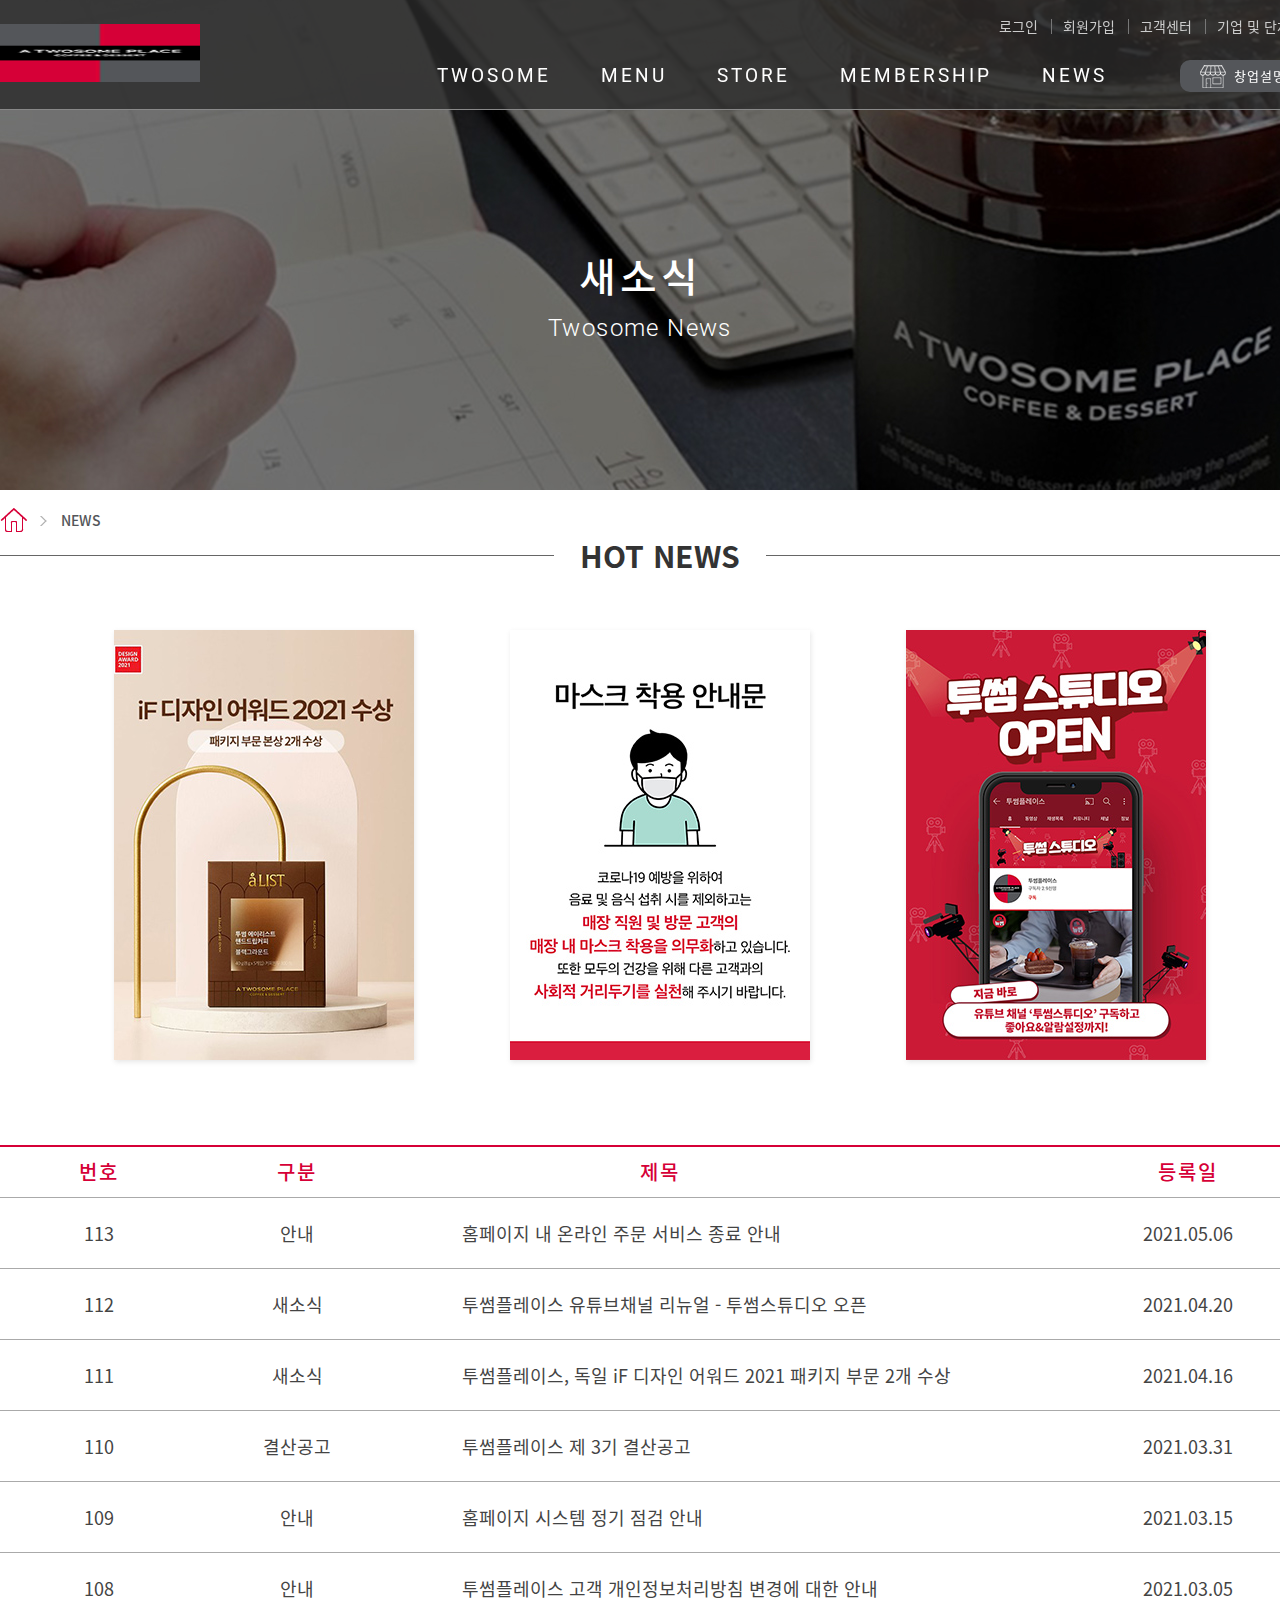
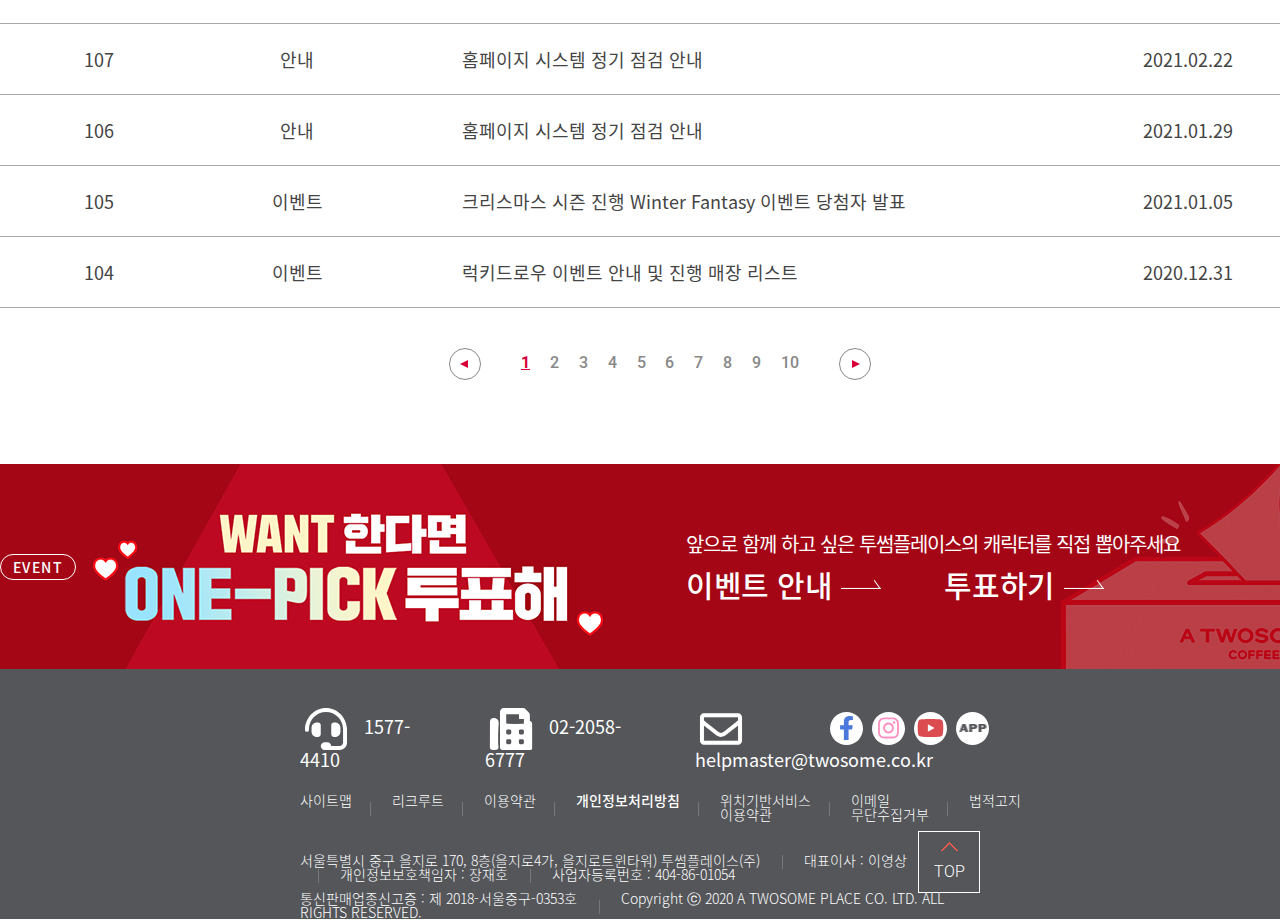
<file: project1/news/news.html>
<!DOCTYPE html>
<html lang="ko">

<head>
    <meta charset="UTF-8">
    <meta http-equiv="X-UA-Compatible" content="IE=edge">
    <meta name="viewport" content="width=device-width, initial-scale=1.0">
    <title> NEWS </title>
    <link rel="shortcut icon" href="../assets/images/favicon.ico" type="image/x-icon">
    <link href="https://fonts.googleapis.com/css?family=Roboto:300,regular,500,700" rel="stylesheet">
    <link rel="stylesheet" href="../assets/css/common.css">
    <link rel="stylesheet" href="../assets/css/sub_common.css">
    <link rel="stylesheet" href="../assets/css/sub2.css">
    <script src="../assets/js/jquery-1.12.4.min.js"></script>
    <script src="../assets/js/common.js"></script>
    <script src="../assets/js/fadeIn.js"></script>
    <script>
        $(document).ready(function () {
            var $hotnews = $(".hotnews3 li");
            $hotnews.attr('tabindex', 0);

            $hotnews.on({
                'focusin mouseenter': function () {
                    $(this).addClass("on");
                },
                'focusout mouseleave': function () {
                    $(this).removeClass("on");
                }
            });

            var $board = $(".board tbody tr td a");
            $board.attr('tabindex', 0);

            $board.on({
                'focusin mouseenter': function () {
                    $(this).parents('tr').addClass("on");
                },
                'focusout mouseleave': function () {
                    $(this).parents('tr').removeClass("on");
                }
            });
        });
    </script>
</head>

<body>
    <div id="skip">
        <a href="#container">본문 바로가기</a>
    </div>
    <header id="header" class="bdbox">
        <div class="inner">
            <h1 class="logo">
                <a href="../index.html"><img src="../assets/images/common/logo.png" alt="투썸플레이스"></a>
            </h1>
            <ul class="util d_f">
                <li><a href="#">로그인</a></li>
                <li><a href="#">회원가입</a></li>
                <li><a href="#">고객센터</a></li>
                <li><a href="#">기업 및 단체 구매</a></li>
            </ul>
            <div class="gnb_franchise d_f">
                <nav id="gnb">
                    <h2 class="blind">주메뉴</h2>
                    <ul class="d_f">
                        <li>
                            <a href="../story/coff_story.html">TWOSOME</a>
                            <ul>
                                <li><a href="../story/coff_story.html">투썸 히스토리</a></li>
                                <li><a href="../story/coff_story.html">커피 스토리</a></li>
                            </ul>
                        </li>
                        <li>
                            <a href="../menu/drink.html">MENU</a>
                            <ul>
                                <li><a href="../menu/drink.html">음료</a></li>
                                <li><a href="../menu/drink.html">푸드</a></li>
                                <li><a href="../menu/drink.html">상품</a></li>
                            </ul>
                        </li>
                        <li>
                            <a href="../index.html">STORE</a>
                            <ul>
                                <li><a href="../index.html">국내</a></li>
                                <li><a href="../index.html">해외</a></li>
                            </ul>
                        </li>
                        <li>
                            <a href="../index.html">MEMBERSHIP</a>
                            <ul>
                                <li><a href="../index.html">멤버십 안내</a></li>
                                <li><a href="../index.html">제휴 카드</a></li>
                            </ul>
                        </li>
                        <li>
                            <a href="news.html">NEWS</a>
                        </li>
                    </ul>
                </nav>
                <a href="" class="franchise bdbox">창업설명회</a>
            </div>
        </div>
    </header>
    <div id="container">
        <div class="title news">
            <h2 class="fade_tit">새소식</h2>
            <p class="fade_tit">Twosome News</p>
        </div>
        <div class="inner">
            <section id="cnt1">
                <nav class="breadcrumb" aria-label="사이트 이동 경로">
                    <ol class="clearfix">
                        <li>
                            <a href="../index.html">
                                <span class="blind">홈</span>
                            </a>
                        </li>
                        <li aria-current="page">NEWS</li>
                    </ol>
                </nav>
                <h3>HOT NEWS</h3>
                <ul class="hotnews3 d_f">
                    <li>
                        <img src="../assets/images/news/hotnews_iF.jpg" alt="iF디자인 어워드 2021 수상 - 패키지 부문 본상 2개 수상">
                        <div><a href=""><span>소식 보기</span></a></div>
                    </li>
                    <li>
                        <img src="../assets/images/news/hotnews_mask.jpg" alt="마스크 착용 안내문 코로나19 예방을 위하여 음료 및 음식 섭취 시를 제외하고는 매장 직원 및 방문 고객의 매장 내 마스크 착용을 의무화하고 있습니다. 또한 모두의 건강을 위해 다른 고객과의 사회적 거리두기를 실천해 주시기 바랍니다.">
                        <div><a href=""><span>소식 보기</span></a></div>
                    </li>
                    <li>
                        <img src="../assets/images/news/hotnews_TSstudioOpen.jpg" alt="투썸 스튜디오 OPEN 지금 바로 유튜브 채널 &apos;투썸스튜디오&apos; 구독하고 좋아요&amp;알람설정까지!">
                        <div><a href=""><span>소식 보기</span></a></div>
                    </li>
                </ul>
            </section>
            <section id="cnt2">
                <h3 class="blind">공지 및 안내 사항</h3>
                <div class="board">
                    <table>
                        <caption class="blind">뉴스 게시판</caption>
                        <colgroup>
                            <col class="wid15">
                            <col class="wid15">
                            <col class="wid50">
                            <col class="wid20">
                        </colgroup>
                        <thead>
                            <tr>
                                <th scope="col">번호</th>
                                <th scope="col">구분</th>
                                <th scope="col">제목</th>
                                <th scope="col">등록일</th>
                            </tr>
                        </thead>
                        <tbody>
                            <tr>
                                <td>113</td>
                                <td>안내</td>
                                <td><a href="">홈페이지 내 온라인 주문 서비스 종료 안내</a></td>
                                <td>2021.05.06</td>
                            </tr>
                            <tr>
                                <td>112</td>
                                <td>새소식</td>
                                <td><a href="">투썸플레이스 유튜브채널 리뉴얼 - 투썸스튜디오 오픈</a></td>
                                <td>2021.04.20</td>
                            </tr>
                            <tr>
                                <td>111</td>
                                <td>새소식</td>
                                <td><a href="">투썸플레이스, 독일 iF 디자인 어워드 2021 패키지 부문 2개 수상</a></td>
                                <td>2021.04.16</td>
                            </tr>
                            <tr>
                                <td>110</td>
                                <td>결산공고</td>
                                <td><a href="">투썸플레이스 제 3기 결산공고</a></td>
                                <td>2021.03.31</td>
                            </tr>
                            <tr>
                                <td>109</td>
                                <td>안내</td>
                                <td><a href="">홈페이지 시스템 정기 점검 안내</a></td>
                                <td>2021.03.15</td>
                            </tr>
                            <tr>
                                <td>108</td>
                                <td>안내</td>
                                <td><a href="">투썸플레이스 고객 개인정보처리방침 변경에 대한 안내</a></td>
                                <td>2021.03.05</td>
                            </tr>
                            <tr>
                                <td>107</td>
                                <td>안내</td>
                                <td><a href="">홈페이지 시스템 정기 점검 안내</a></td>
                                <td>2021.02.22</td>
                            </tr>
                            <tr>
                                <td>106</td>
                                <td>안내</td>
                                <td><a href="">홈페이지 시스템 정기 점검 안내</a></td>
                                <td>2021.01.29</td>
                            </tr>
                            <tr>
                                <td>105</td>
                                <td>이벤트</td>
                                <td><a href="">크리스마스 시즌 진행 Winter Fantasy 이벤트 당첨자 발표</a></td>
                                <td>2021.01.05</td>
                            </tr>
                            <tr>
                                <td>104</td>
                                <td>이벤트</td>
                                <td><a href="">럭키드로우 이벤트 안내 및 진행 매장 리스트</a></td>
                                <td>2020.12.31</td>
                            </tr>
                        </tbody>
                    </table>
                    <div class="pagination d_f" aria-label="공지사항 게시판 페이지 번호">
                        <a href="" title="이전 페이지"></a>
                        <ul class="d_f">
                            <li aria-current="page"><a href="">1</a></li>
                            <li><a href="">2</a></li>
                            <li><a href="">3</a></li>
                            <li><a href="">4</a></li>
                            <li><a href="">5</a></li>
                            <li><a href="">6</a></li>
                            <li><a href="">7</a></li>
                            <li><a href="">8</a></li>
                            <li><a href="">9</a></li>
                            <li><a href="">10</a></li>
                        </ul>
                        <a href="" title="다음 페이지"></a>
                    </div>
                </div>
            </section>
        </div>
        <aside id="banner">
            <h3 class="blind">WANT한다면 ONE-PICK 투표해</h3>
            <div class="inner d_f">
                <p>EVENT</p>
                <div class="txt_r">
                    <p>앞으로 함께 하고 싶은 투썸플레이스의 캐릭터를 직접 뽑아주세요</p>
                    <ul class="d_f">
                        <li>
                            <a href="https://www.facebook.com/ATWOSOMEPLACE/photos/a.244658855700887/1653574214809337/?type=3&theater" target="_blank">이벤트 안내</a>
                        </li>
                        <li>
                            <a href="https://form.office.naver.com/form/responseView.cmd?formkey=ODk5Y2ExNjktMDU0MC00ODVmLWEyODItMzFhMjgzNGJiMDdl&sourceId=urlshare" target="_blank">투표하기</a>
                        </li>
                    </ul>
                </div>
            </div>
        </aside>
    </div>
    <footer id="footer">
        <div class="foot_inner">
            <ul class="contact d_f">
                <li><img src="../assets/images/common/footer_headset-solid.svg" alt="고객센터">1577-4410</li>
                <li><img src="../assets/images/common/footer_fax.svg" alt="팩스">02-2058-6777</li>
                <li><img src="../assets/images/common/footer_envelope.svg" alt="대표이메일"><a href="">helpmaster@twosome.co.kr</a></li>
            </ul>
            <ul class="sns_right d_f">
                <li><a href="https://www.facebook.com/ATWOSOMEPLACE" target="_blank"><img src="../assets/images/common/footer_facebook-f-brands.svg" alt="페이스북"></a></li>
                <li><a href="https://www.instagram.com/official_atwosomeplace/" target="_blank"><img src="../assets/images/common/footer_instagram-brands.svg" alt="인스타그램"></a></li>
                <li><a href="https://www.youtube.com/channel/UCDjdk0ufvcvV08hAm_vF06Q" target="_blank"><img src="../assets/images/common/footer_youtube-brands.svg" alt="유튜브"></a></li>
                <li><a href="https://play.google.com/store/apps/details?id=com.cj.twosome" target="_blank"><img src="../assets/images/common/footer_sns-app.png" alt="APP"></a></li>
            </ul>
            <ul class="foot_link d_f">
                <li><a href="">사이트맵</a></li>
                <li><a href="">리크루트</a></li>
                <li><a href="">이용약관</a></li>
                <li><a href="">개인정보처리방침</a></li>
                <li><a href="">위치기반서비스 이용약관</a></li>
                <li><a href="">이메일 무단수집거부</a></li>
                <li><a href="">법적고지</a></li>
            </ul>
            <div class="address">
                <address>
                    <span>서울특별시 중구 을지로 170, 8층(을지로4가, 을지로트윈타워) 투썸플레이스(주)</span>
                    <span>대표이사 : 이영상</span>
                    <span>개인정보보호책임자 : 장재호</span>
                    <span>사업자등록번호 : 404-86-01054</span>
                </address>
                <p>
                    <span>통신판매업종신고증 : 제 2018-서울중구-0353호</span>
                    <span>Copyright ⓒ 2020 A TWOSOME PLACE CO. LTD. ALL RIGHTS RESERVED.</span>
                </p>
            </div>
            <a href="#header" class="btn_top">TOP</a>
        </div>
    </footer>
</body>

</html>
</file>
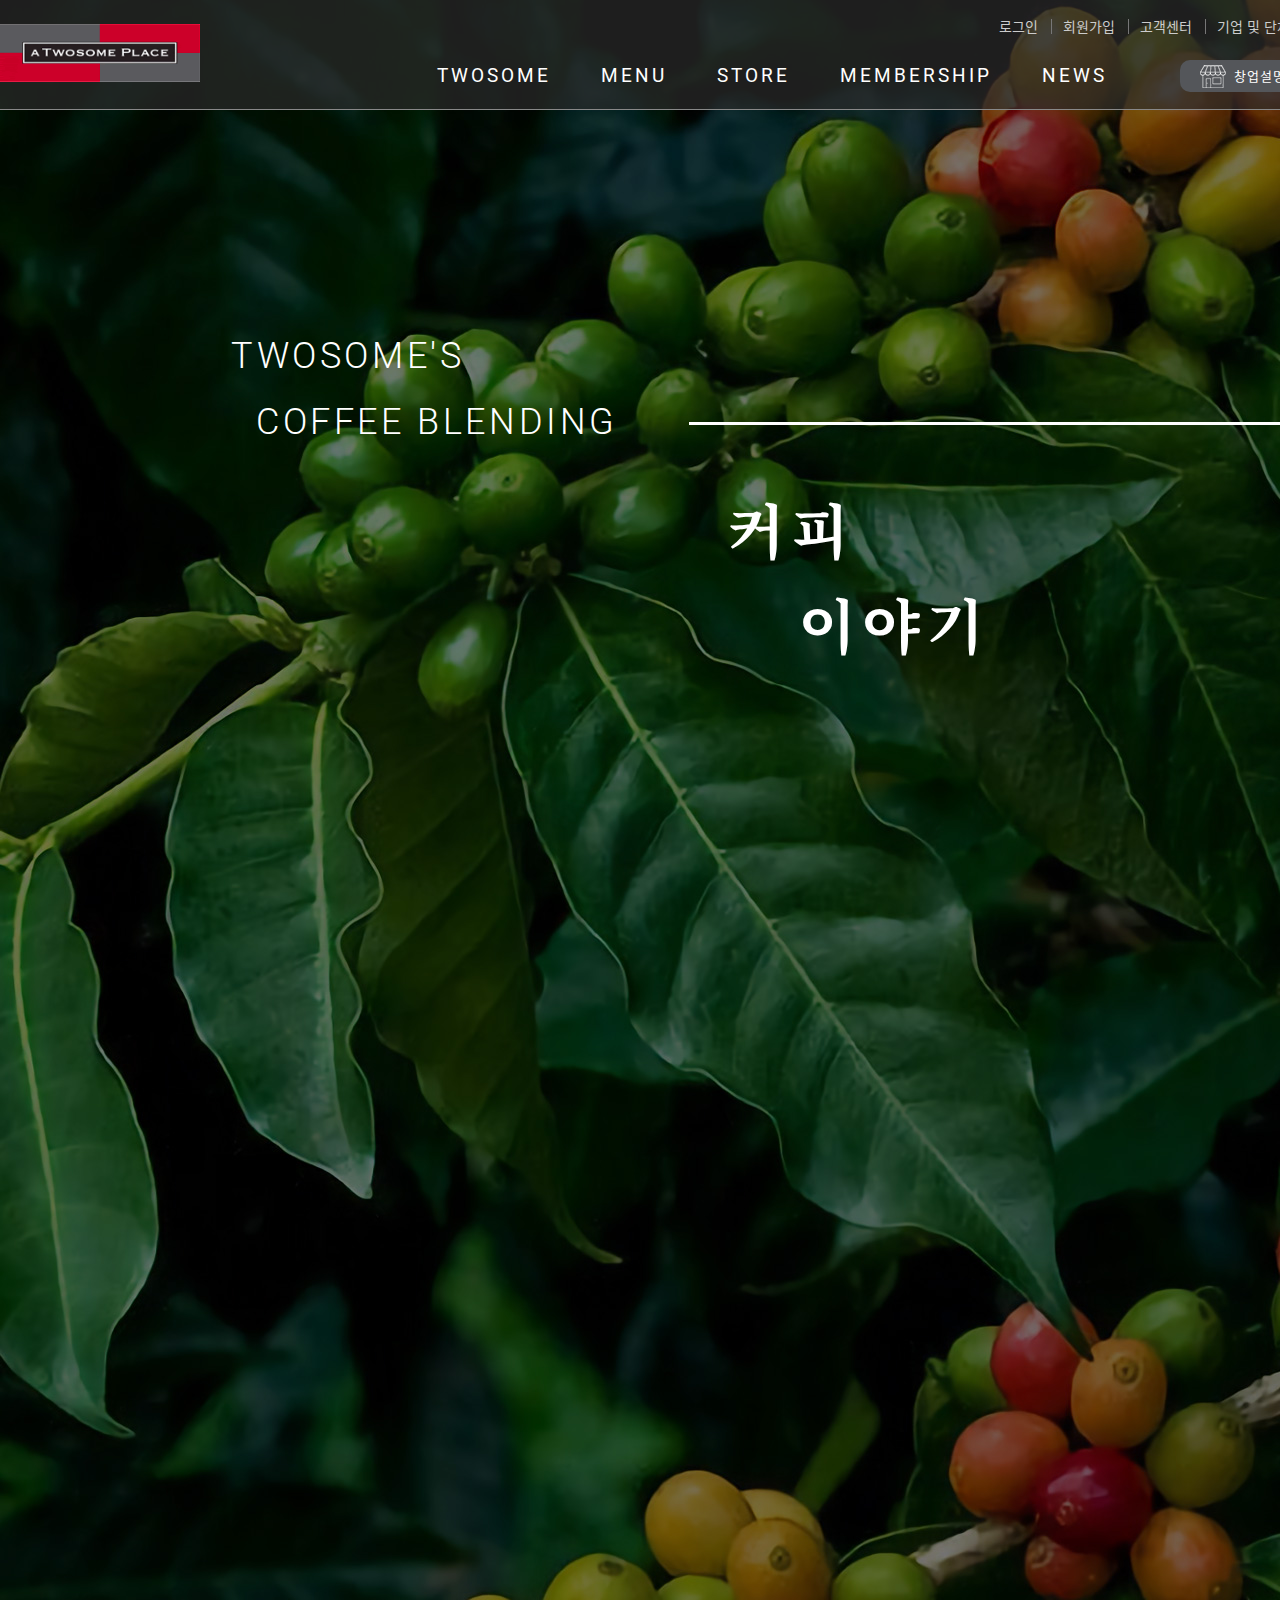
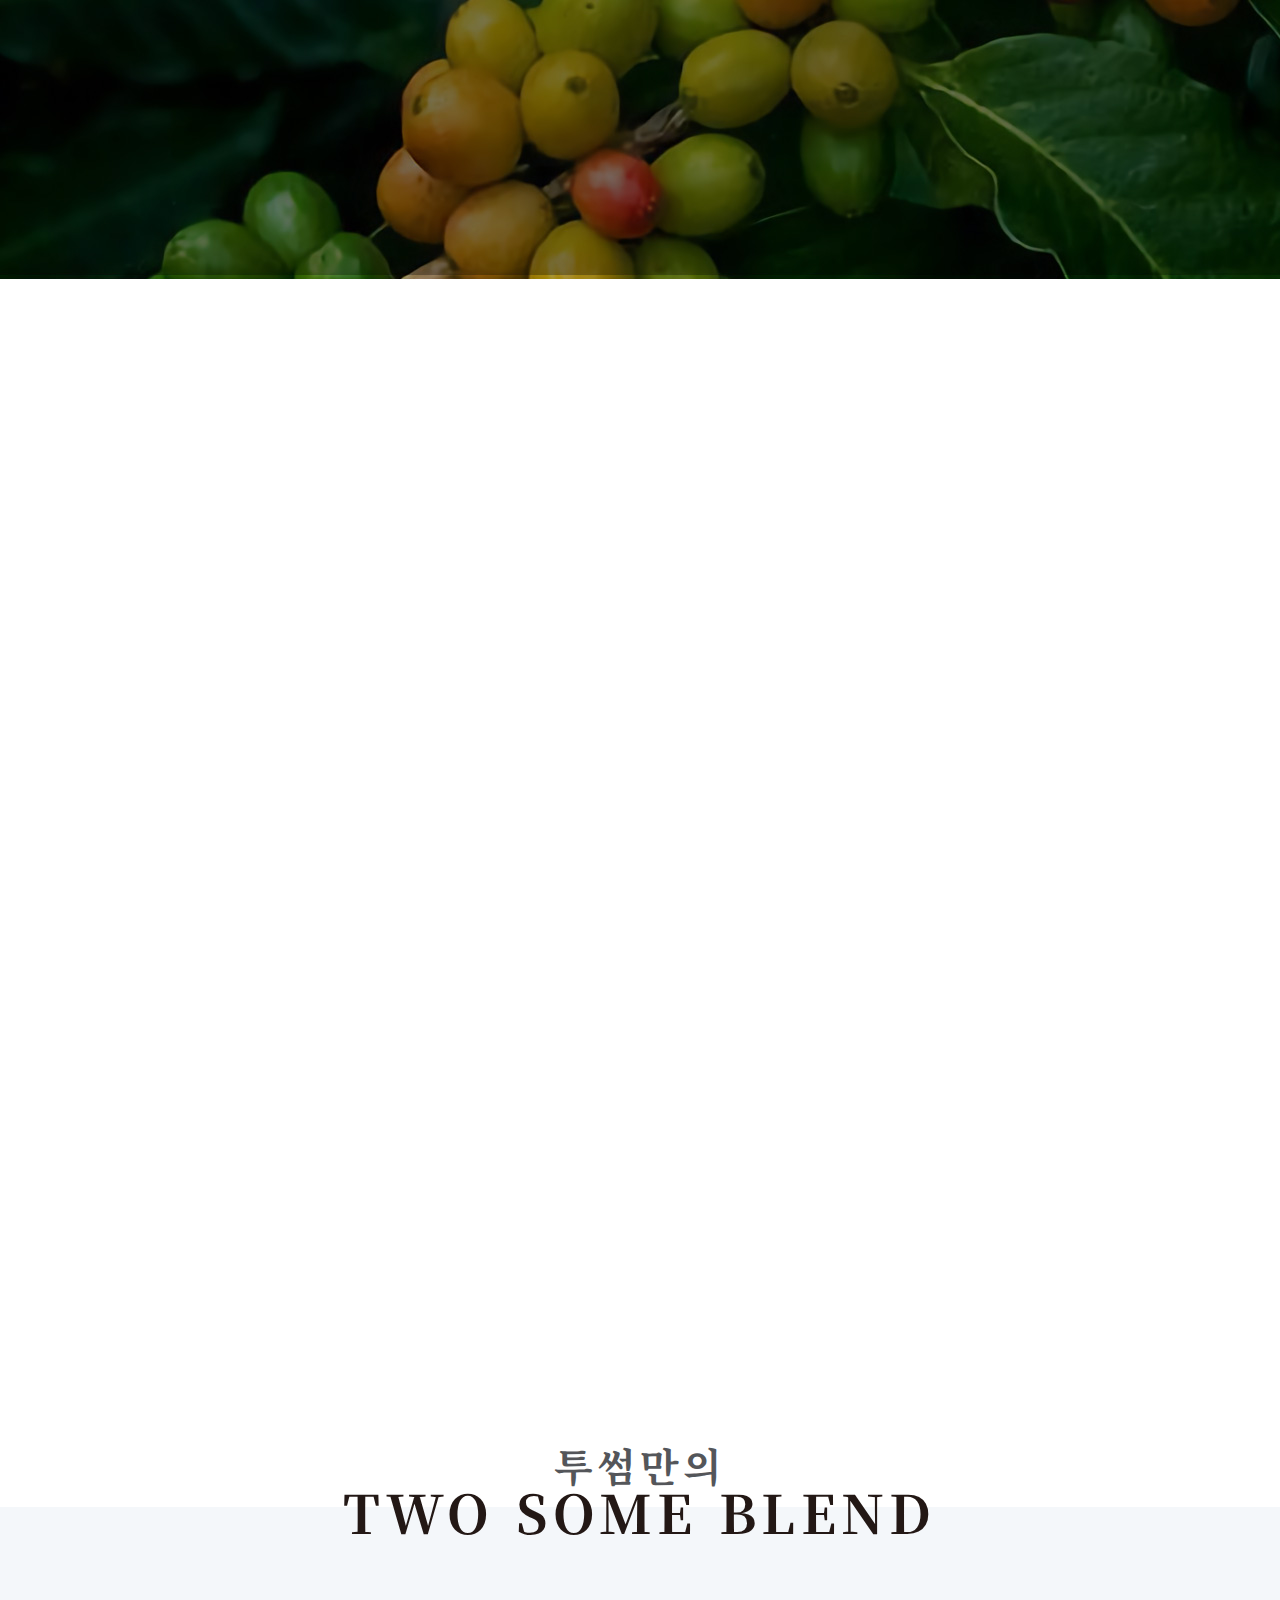
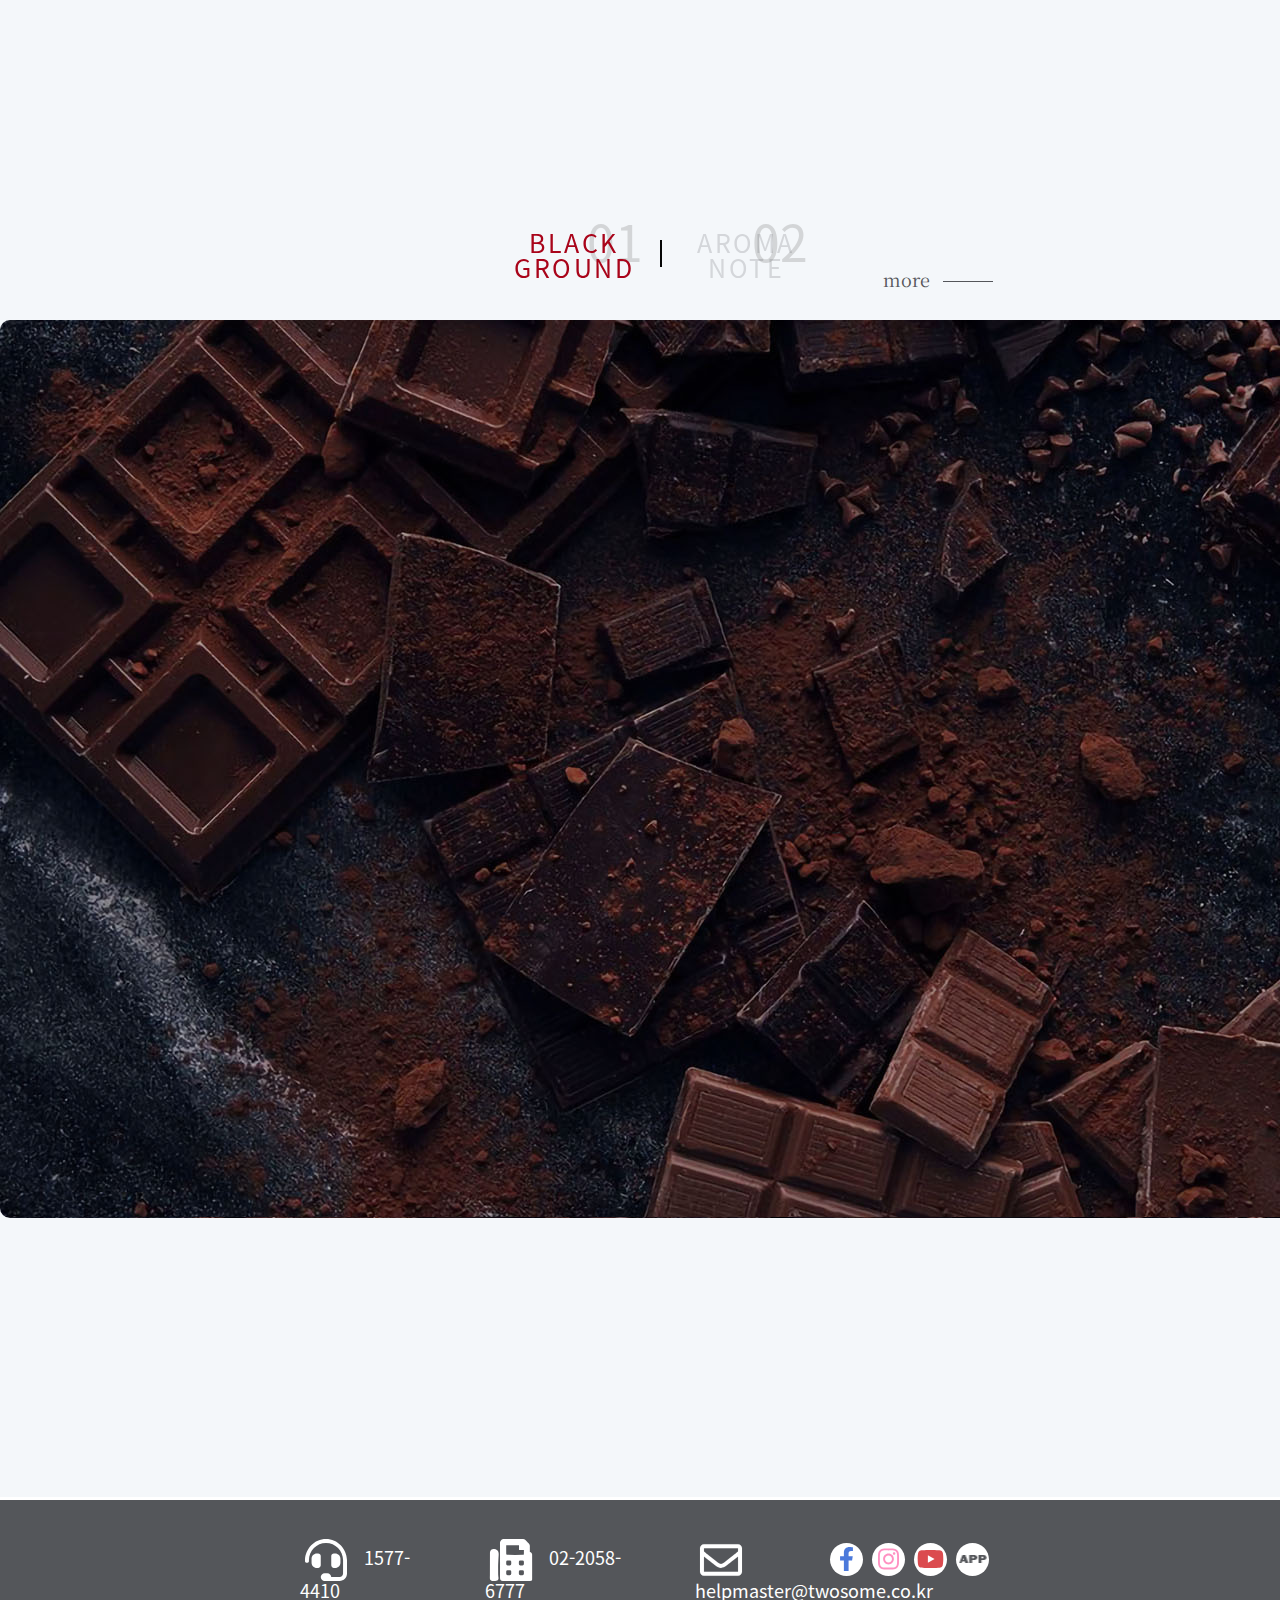
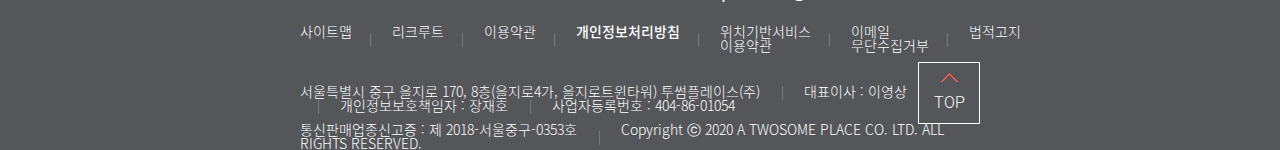
<file: project1/story/coff_story.html>
<!DOCTYPE html>
<html lang="ko">

<head>
    <meta charset="UTF-8">
    <meta http-equiv="X-UA-Compatible" content="IE=edge">
    <meta name="viewport" content="width=device-width, initial-scale=1.0">
    <title> 커피스토리 - TWOSOME </title>
    <link rel="icon" href="../assets/images/favicon.ico" type="image/x-icon">
    <link href="https://fonts.googleapis.com/css?family=Roboto:300,regular,500" rel="stylesheet">
    <link href="https://fonts.googleapis.com/css?family=Noto+Serif+KR:200,300,regular,500,600,700,900" rel="stylesheet">
    <link rel="stylesheet" href="../assets/css/common.css">
    <link rel="stylesheet" href="../assets/css/swiper-bundleCS.css">
    <link rel="stylesheet" href="../assets/css/sub_common.css">
    <link rel="stylesheet" href="../assets/css/sub1.css">
    <script src="../assets/js/jquery-1.12.4.min.js"></script>
    <script src="../assets/js/swiper-bundle.min.js"></script>
    <script src="../assets/js/tab.js"></script>
    <script src="../assets/js/fadeIn.js"></script>
    <script src="../assets/js/common.js"></script>

    <script>
        $(document).ready(function () {
            var myArray = ['BLACK' + '<br>' + 'GROUND', 'AROMA' + '<br>' + 'NOTE']

            const swiper = new Swiper('.swiper-container', {
                // Optional parameters
                direction: 'horizontal',
                loop: false,

                navigation: {
                    nextEl: '.swiper-button-next',
                    prevEl: '.swiper-button-prev',
                },

                pagination: {
                    el: '.swiper-pagination',
                    clickable: true,
                    renderBullet: function (index, className) {
                        return '<span class="' + className + '">' + myArray[index] + '</span>';
                    },
                },
                slidesPerView: 1, //한 화면에 보여지는 슬라이더 개수
                spaceBetween: 200, //슬라이더 사이 공백
                speed: 1000,
            });
        });
    </script>


</head>

<body>
    <div id="skip">
        <a href="#content">본문 바로가기</a>
    </div>
    <div id="wrap">
        <header id="header" class="bdbox">
            <div class="inner">
                <h1 class="logo">
                    <a href="../index.html"><img src="../assets/images/common/logo3.png" alt="투썸플레이스"></a>
                </h1>
                <ul class="util d_f">
                    <li><a href="#">로그인</a></li>
                    <li><a href="#">회원가입</a></li>
                    <li><a href="#">고객센터</a></li>
                    <li><a href="#">기업 및 단체 구매</a></li>
                </ul>
                <div class="gnb_franchise d_f">
                    <nav id="gnb">
                        <h2 class="blind">주메뉴</h2>
                        <ul class="d_f">
                            <li>
                                <a href="../story/coff_story.html">TWOSOME</a>
                                <ul>
                                    <li><a href="../story/coff_story.html">투썸 히스토리</a></li>
                                    <li><a href="../story/coff_story.html">커피 스토리</a></li>
                                </ul>
                            </li>
                            <li>
                                <a href="../menu/drink.html">MENU</a>
                                <ul>
                                    <li><a href="../menu/drink.html">음료</a></li>
                                    <li><a href="../menu/drink.html">푸드</a></li>
                                    <li><a href="../menu/drink.html">상품</a></li>
                                </ul>
                            </li>
                            <li>
                                <a href="../index.html">STORE</a>
                                <ul>
                                    <li><a href="../index.html">국내</a></li>
                                    <li><a href="../index.html">해외</a></li>
                                </ul>
                            </li>
                            <li>
                                <a href="../index.html">MEMBERSHIP</a>
                                <ul>
                                    <li><a href="../index.html">멤버십 안내</a></li>
                                    <li><a href="../index.html">제휴 카드</a></li>
                                </ul>
                            </li>
                            <li>
                                <a href="../news/news.html">NEWS</a>
                            </li>
                        </ul>
                    </nav>
                    <a href="" class="franchise bdbox">창업설명회</a>
                </div>
            </div>
        </header>
        <section id="content">
            <article class="st_bg">
                <div class="tit">
                    <div class="tit_right fade">
                        <h2 class="fade_left slow">커피</h2>
                        <h2 class="fade_left slow">이야기</h2>
                    </div>
                    <div class="tit_left">
                        <p>TWOSOME'S</p>
                        <p class="line">COFFEE BLENDING</p>
                    </div>
                </div>
                <div class="fade">
                    <p class="fade_up">투썸의 큐그레이더(Q-Grader, 커피감별사)는<br>
                        좋은 산지의 신선한 원두만을 선별하여<br>
                        투썸만의 두가지 블렌드를 제공합니다</p>
                </div>
            </article>
            <article class="roast">
                <div class="area fade">
                    <p class="fade_right"> 원두 타입별 최적의 밸런스를 맞춘<br>
                        로스팅 포인트와<br>
                        최상의 에스프레소 추출기술이 더해져
                    </p>
                    <div class="txt_right fade_left delay-7">
                        <p class="fade_left">오늘도</p>
                        <p class="fade_left">가장 맛있는 커피가</p>
                        <p class="fade_left">완성됩니다.</p>
                    </div>
                    <div class="fade">
                        <img src="../assets/images/story/coffStory_sec2_01.jpg" alt="" class="fade_right delay-7">
                        <img src="../assets/images/story/coffStory_sec2_02.jpg" alt="" class="fade_right delay-7">
                        <img src="../assets/images/story/coffStory_sec2_03.jpg" alt="" class="fade_left">
                    </div>
                </div>
            </article>
            <article class="blend">
                <div class="sub_tit">
                    <h3>투썸만의</h3>
                    <h3>TWO SOME BLEND</h3>
                </div>
                <div class="bg_gray"></div>
                <div class="area">
                    <p class="bg_txt fade">
                        <span class="fade_up">맛의 시작, 원두부터 직접</span>
                        <span class="choice fade_up delay-3">초</span><span class="choice fade_up delay-5">이</span><span
                            class="choice fade_up delay-7">스</span>
                        <span class="fade_up delay-7">하세요</span>
                    </p>

                    <div class="wrap">
                        <div class="swiper-container">
                            <!-- Additional required wrapper 슬라이더 본문 그룹 -->
                            <div class="swiper-wrapper">
                                <!-- Slides -->
                                <div class="swiper-slide slide1 fade">
                                    <div class="slide_cnt slide_cnt1">
                                        <p class="origin fade_up">
                                            <span>#콜롬비아</span>
                                            <span>#브라질</span>
                                            <span>#에티오피아</span>
                                            <span>#과테말라</span>
                                        </p>
                                        <p class="tab_tit fade_up">
                                            <span>BLACK GROUND</span>
                                            <span>블랙그라운드</span>
                                        </p>
                                        <p class="quot d_f fade_up delay-3">
                                            <span>&quot;</span>
                                            <span>&quot;</span>
                                        </p>
                                        <h4 class="fade_up delay-3">묵직하고 스모키한 첫인상과 달콤 쌉싸름한 여운이 매력적인<br>
                                            다크로스팅 블렌드
                                        </h4>
                                        <div class="bean d_f fade_up delay-5">
                                            <div class="bk_left">
                                                <p class="yellow">블랙그라운드 원두 평가</p>
                                                <p>
                                                    <span>산미</span>
                                                    <span class="number" aria-label="20%">
                                                        <img src="../assets/images/icon/bean.png" alt="">
                                                        <img src="../assets/images/icon/bean.png" alt="">
                                                    </span>
                                                </p>
                                                <p>
                                                    <span>바디</span>
                                                    <span class="number" aria-label="50%">
                                                        <img src="../assets/images/icon/bean.png" alt="">
                                                        <img src="../assets/images/icon/bean.png" alt="">
                                                        <img src="../assets/images/icon/bean.png" alt="">
                                                        <img src="../assets/images/icon/bean.png" alt="">
                                                        <img src="../assets/images/icon/bean.png" alt="">
                                                    </span>
                                                </p>
                                            </div>
                                            <div class="bk_right">
                                                <p class="yellow">블랙그라운드 원두 향미</p>
                                                <div class="p_l">
                                                    <p>&gt; Full-body</p>
                                                    <p>&gt; Nutty</p>
                                                    <p>&gt; Chocolate</p>
                                                </div>
                                            </div>
                                        </div>
                                        <div class="recom fade_up delay-7">
                                            <p>나를 둘러싼 주변 소음으로부터 잠시 떨어져 깊은 사색과 <br>여유를 즐기고 싶은 분들에게 '블랙그라운드'를 추천드립니다.</p>
                                        </div>
                                    </div>
                                </div>
                                <div class="swiper-slide slide2 fade">
                                    <div class="slide_cnt slide_cnt2">
                                        <p class="origin fade_up">
                                            <span>#콜롬비아</span>
                                            <span>#브라질</span>
                                            <span>#에티오피아</span>
                                        </p>
                                        <p class="tab_tit fade_up">
                                            <span>AROMA NOTE</span>
                                            <span>아로마노트</span>
                                        </p>
                                        <p class="quot d_f fade_up delay-3">
                                            <span>&quot;</span>
                                            <span>&quot;</span>
                                        </p>
                                        <h4 class="fade_up delay-3">플로럴한 화사함과 열대과일의 새콤달콤함에<br>
                                            부드러운 바디감이 조화롭게 어우러져<br>
                                            누구나 기분 좋게 즐길 수 있는 스페셜티 커피
                                        </h4>
                                        <div class="bean d_f fade_up delay-5">
                                            <div class="bk_left">
                                                <p class="yellow">아로마노트 원두 평가</p>
                                                <p>
                                                    <span>산미</span>
                                                    <span class="number" aria-label="20%">
                                                        <img src="../assets/images/icon/bean.png" alt="">
                                                        <img src="../assets/images/icon/bean.png" alt="">
                                                    </span>
                                                </p>
                                                <p>
                                                    <span>바디</span>
                                                    <span class="number" aria-label="50%">
                                                        <img src="../assets/images/icon/bean.png" alt="">
                                                        <img src="../assets/images/icon/bean.png" alt="">
                                                        <img src="../assets/images/icon/bean.png" alt="">
                                                        <img src="../assets/images/icon/bean.png" alt="">
                                                        <img src="../assets/images/icon/bean.png" alt="">
                                                    </span>
                                                </p>
                                            </div>
                                            <div class="bk_right">
                                                <p class="yellow">아로마노트 원두 향미</p>
                                                <div class="p_l">
                                                    <p>&gt; Berry-like</p>
                                                    <p>&gt; Juicy</p>
                                                    <p>&gt; Floral</p>
                                                </div>
                                            </div>
                                        </div>
                                        <div class="recom fade_up delay-7">
                                            <p>꽃잎을 품은 산들바람처럼 가볍고 산뜻한 커피로 지금의 기분을 남기고 싶다면, <br>한 모금 머금는 순간 입가에 잔잔한 미소를
                                                띄우게 될 '아로마노트'를 추천드립니다.</p>
                                        </div>
                                    </div>
                                </div>
                            </div>
                            <div class="swiper-pagination"></div>
                            <div class="num p_a">
                                <span aria-hidden="true">01</span>
                                <span aria-hidden="true">02</span>
                            </div>
                            <div class="swiper-button-prev prev_next">
                                <svg class="circle prev">
                                    <defs>
                                        <linearGradient id="myGradient1" x1="100%" y1="0" x2="0" y2="0">
                                            <stop offset="0%" stop-color="#a9041a" /><!-- red -->
                                            <stop offset="100%" stop-color="#da5d6d" /><!-- blue -->
                                        </linearGradient>
                                    </defs>
                                    <path d="M 48 0 H 48 V 105 L 48 48"></path>
                                    <circle cx="50" cy="50" r="45" stroke="url('#myGradient1')" /><!-- 테두리 4 -->
                                </svg>
                                <p>BLACK<br>
                                    GROUND</p>
                            </div>
                            <div class="swiper-button-next prev_next">
                                <svg class="circle next">
                                    <defs>
                                        <linearGradient id="myGradient2" x1="100%" y1="0" x2="0" y2="0">
                                            <stop offset="0%" stop-color="#da5d6d" /><!-- red -->
                                            <stop offset="100%" stop-color="#a9041a" /><!-- blue -->
                                        </linearGradient>
                                    </defs>
                                    <path d="M 48 0 H 48 V 105 L 48 48"></path>
                                    <circle cx="50" cy="50" r="45" stroke="url('#myGradient2')" /><!-- 테두리 4 -->
                                </svg>
                                <p>AROMA<br>
                                    NOTE</p>
                            </div>
                        </div>
                    </div>

                    <a href="../menu/drink.html" target="_blank" class="more">more</a>
                </div>
            </article>

        </section>

        <footer id="footer">
            <div class="foot_inner">
                <ul class="contact d_f">
                    <li><img src="../assets/images/common/footer_headset-solid.svg" alt="고객센터">1577-4410</li>
                    <li><img src="../assets/images/common/footer_fax.svg" alt="팩스">02-2058-6777</li>
                    <li><img src="../assets/images/common/footer_envelope.svg" alt="대표이메일"><a
                            href="">helpmaster@twosome.co.kr</a></li>
                </ul>
                <ul class="sns_right d_f">
                    <li><a href="https://www.facebook.com/ATWOSOMEPLACE" target="_blank"><img
                                src="../assets/images/common/footer_facebook-f-brands.svg" alt="페이스북"></a></li>
                    <li><a href="https://www.instagram.com/official_atwosomeplace/" target="_blank"><img
                                src="../assets/images/common/footer_instagram-brands.svg" alt="인스타그램"></a></li>
                    <li><a href="https://www.youtube.com/channel/UCDjdk0ufvcvV08hAm_vF06Q" target="_blank"><img
                                src="../assets/images/common/footer_youtube-brands.svg" alt="유튜브"></a></li>
                    <li><a href="https://play.google.com/store/apps/details?id=com.cj.twosome" target="_blank"><img
                                src="../assets/images/common/footer_sns-app.png" alt="APP"></a></li>
                </ul>
                <ul class="foot_link d_f">
                    <li><a href="">사이트맵</a></li>
                    <li><a href="">리크루트</a></li>
                    <li><a href="">이용약관</a></li>
                    <li><a href="">개인정보처리방침</a></li>
                    <li><a href="">위치기반서비스 이용약관</a></li>
                    <li><a href="">이메일 무단수집거부</a></li>
                    <li><a href="">법적고지</a></li>
                </ul>
                <div class="address">
                    <address>
                        <span>서울특별시 중구 을지로 170, 8층(을지로4가, 을지로트윈타워) 투썸플레이스(주)</span>
                        <span>대표이사 : 이영상</span>
                        <span>개인정보보호책임자 : 장재호</span>
                        <span>사업자등록번호 : 404-86-01054</span>
                    </address>
                    <p>
                        <span>통신판매업종신고증 : 제 2018-서울중구-0353호</span>
                        <span>Copyright ⓒ 2020 A TWOSOME PLACE CO. LTD. ALL RIGHTS RESERVED.</span>
                    </p>
                </div>
                <a href="#header" class="btn_top">TOP</a>
            </div>
        </footer>
    </div>

</body>

</html>
</file>
<file: css/common.css>
@charset "UTF-8";
@font-face {
  font-family: 신디나루;
  font-style: normal;
  font-weight: 600;
  src: local("a신디나루B"), url("../fonts/sindinaru/a신디나루B.ttf") format("truetype"); }
@font-face {
  font-family: Rubik;
  font-style: normal;
  font-weight: 500;
  src: local("Rubik"), url("../fonts/Rubik/static/Rubik-Medium.ttf") format("truetype"); }
@font-face {
  font-family: Rubik;
  font-style: normal;
  font-weight: 600;
  src: local("Rubik"), url("../fonts/Rubik/static/Rubik-Bold.ttf") format("truetype"); }
@font-face {
  font-family: Tourney;
  font-style: normal;
  font-weight: 300;
  src: local("Tourney"), url("../fonts/Tourney/static/Tourney/Tourney-Light.ttf") format("truetype"); }
@font-face {
  font-family: Tourney;
  font-style: normal;
  font-weight: 300;
  src: local("Tourney"), url("../fonts/Tourney/static/Tourney/Tourney-LightItalic.ttf") format("truetype"); }
@font-face {
  font-family: Tourney;
  font-style: normal;
  font-weight: 400;
  src: local("Tourney"), url("../fonts/Tourney/static/Tourney/Tourney-Regular.ttf") format("truetype"); }
@font-face {
  font-family: Tourney;
  font-style: normal;
  font-weight: 500;
  src: local("Tourney"), url("../fonts/Tourney/static/Tourney/Tourney-Medium.ttf") format("truetype"); }
@font-face {
  font-family: NotoSansKR;
  font-style: normal;
  font-weight: 400;
  src: url("../fonts/Noto_Sans_KR/NotoSansKR-Regular.eot");
  src: local("Noto Sans KR"), url("../fonts/Noto_Sans_KR/NotoSansKR-Regular.eot?#iefix") format("embedded-opentype"), url("../fonts/Noto_Sans_KR/NotoSansKR-Regular.woff2") format("woff2"), url("../fonts/Noto_Sans_KR/NotoSansKR-Regular.woff") format("woff"), url("../fonts/Noto_Sans_KR/NotoSansKR-Regular.otf") format("opentype"), url("../fonts/Noto_Sans_KR/NotoSansKR-Regular.svg#NotoSansKR") format("svg"); }
@font-face {
  font-family: NotoSansKR;
  font-style: normal;
  font-weight: 500;
  src: url("../fonts/Noto_Sans_KR/NotoSansKR-Medium.eot");
  src: local("Noto Sans KR"), url("../fonts/Noto_Sans_KR/NotoSansKR-Medium.eot?#iefix") format("embedded-opentype"), url("../fonts/Noto_Sans_KR/NotoSansKR-Medium.woff2") format("woff2"), url("../fonts/Noto_Sans_KR/NotoSansKR-Medium.woff") format("woff"), url("../fonts/Noto_Sans_KR/NotoSansKR-Medium.otf") format("opentype"), url("../fonts/Noto_Sans_KR/NotoSansKR-Medium.svg#NotoSansKR") format("svg"); }
body, p, ul, h1, h2, h3, h4, h5, h6 {
  margin: 0;
  padding: 0; }

ul {
  list-style: none; }

h1, h2, h3, h4, h5, h6 {
  font-size: 100%; }

img {
  vertical-align: top;
  border: none; }

button {
  background: none;
  border: none;
  cursor: pointer; }

a:link, a:visited, a:hover, a:active {
  text-decoration: none;
  color: inherit; }

.blind {
  width: 1px;
  height: 1px;
  border: none;
  overflow: hidden;
  position: absolute;
  clip: rect(1px, 1px, 1px, 1px);
  clip-path: inset(50%); }

body {
  font-family: "신디나루", "굴림", "NotoSansKR";
  font-weight: 600;
  color: #7E725C;
  font-size: 30px;
  line-height: 2;
  word-break: keep-all; }

@-webkit-keyframes move_cloud {
  0% {
    transform: translate(-470px); }
  100% {
    transform: translate(100%); } }
@-moz-keyframes move_cloud {
  0% {
    transform: translate(-470px); }
  100% {
    transform: translate(100%); } }
@keyframes move_cloud {
  0% {
    transform: translate(-470px); }
  100% {
    transform: translate(100%); } }
@-webkit-keyframes move_cloud_back {
  0% {
    transform: translate(300px); }
  100% {
    transform: translate(-100%); } }
@-moz-keyframes move_cloud_back {
  0% {
    transform: translate(300px); }
  100% {
    transform: translate(-100%); } }
@keyframes move_cloud_back {
  0% {
    transform: translate(300px); }
  100% {
    transform: translate(-100%); } }
@-webkit-keyframes move_down {
  0% {
    transform: translateY(0); }
  100% {
    transform: translateY(15px); } }
@-moz-keyframes move_down {
  0% {
    transform: translateY(0); }
  100% {
    transform: translateY(15px); } }
@keyframes move_down {
  0% {
    transform: translateY(0); }
  100% {
    transform: translateY(15px); } }
@-webkit-keyframes move_water {
  0% {
    transform: translateY(0);
    opacity: 1; }
  30% {
    transform: translateY(3px);
    opacity: 0.5; }
  100% {
    transform: translateY(5px);
    opacity: 0; } }
@-moz-keyframes move_water {
  0% {
    transform: translateY(0);
    opacity: 1; }
  30% {
    transform: translateY(3px);
    opacity: 0.5; }
  100% {
    transform: translateY(5px);
    opacity: 0; } }
@keyframes move_water {
  0% {
    transform: translateY(0);
    opacity: 1; }
  30% {
    transform: translateY(3px);
    opacity: 0.5; }
  100% {
    transform: translateY(5px);
    opacity: 0; } }
@-webkit-keyframes swing_apple {
  0% {
    transform: rotate(5deg); }
  100% {
    transform: rotate(-5deg); } }
@-moz-keyframes swing_apple {
  0% {
    transform: rotate(5deg); }
  100% {
    transform: rotate(-5deg); } }
@keyframes swing_apple {
  0% {
    transform: rotate(5deg); }
  100% {
    transform: rotate(-5deg); } }
@-webkit-keyframes rotateY {
  0% {
    transform: rotateY(0); }
  100% {
    transform: rotateY(360deg); } }
@-moz-keyframes rotateY {
  0% {
    transform: rotateY(0); }
  100% {
    transform: rotateY(360deg); } }
@keyframes rotateY {
  0% {
    transform: rotateY(0); }
  100% {
    transform: rotateY(360deg); } }
@-webkit-keyframes hart {
  0% {
    opacity: 0; }
  30%,50% {
    opacity: 1; }
  100% {
    opacity: 1; } }
@-moz-keyframes hart {
  0% {
    opacity: 0; }
  30%,50% {
    opacity: 1; }
  100% {
    opacity: 1; } }
@keyframes hart {
  0% {
    opacity: 0; }
  30%,50% {
    opacity: 1; }
  100% {
    opacity: 1; } }
@-webkit-keyframes swing_side_hand {
  0% {
    transform: rotate(0); }
  100% {
    transform: rotate(22deg); } }
@-moz-keyframes swing_side_hand {
  0% {
    transform: rotate(0); }
  100% {
    transform: rotate(22deg); } }
@keyframes swing_side_hand {
  0% {
    transform: rotate(0); }
  100% {
    transform: rotate(22deg); } }
@-webkit-keyframes mouse {
  0%,10%,20%,30% {
    top: 33%;
    left: 44%;
    background: url("../images/beauty/mouse_close.svg") no-repeat;
    width: 15px;
    height: 11px; }
  40%,50%,60% {
    top: 29%;
    left: 42%;
    background: url("../images/beauty/mouse_open.svg") no-repeat;
    width: 27px;
    height: 32px; }
  70%,80%,90%,100% {
    top: 33%;
    left: 44%;
    background: url("../images/beauty/mouse_close.svg") no-repeat;
    width: 15px;
    height: 11px; } }
@-moz-keyframes mouse {
  0%,10%,20%,30% {
    top: 33%;
    left: 44%;
    background: url("../images/beauty/mouse_close.svg") no-repeat;
    width: 15px;
    height: 11px; }
  40%,50%,60% {
    top: 29%;
    left: 42%;
    background: url("../images/beauty/mouse_open.svg") no-repeat;
    width: 27px;
    height: 32px; }
  70%,80%,90%,100% {
    top: 33%;
    left: 44%;
    background: url("../images/beauty/mouse_close.svg") no-repeat;
    width: 15px;
    height: 11px; } }
@keyframes mouse {
  0%,10%,20%,30% {
    top: 33%;
    left: 44%;
    background: url("../images/beauty/mouse_close.svg") no-repeat;
    width: 15px;
    height: 11px; }
  40%,50%,60% {
    top: 29%;
    left: 42%;
    background: url("../images/beauty/mouse_open.svg") no-repeat;
    width: 27px;
    height: 32px; }
  70%,80%,90%,100% {
    top: 33%;
    left: 44%;
    background: url("../images/beauty/mouse_close.svg") no-repeat;
    width: 15px;
    height: 11px; } }
@-webkit-keyframes wink {
  0%,10%,20%,30% {
    top: 24%;
    right: 30%;
    background: url("../images/beauty/eye_normal.svg") no-repeat;
    width: 21px;
    height: 17px; }
  40%,50%,60% {
    top: 25%;
    right: 29%;
    background: url("../images/beauty/eye_wink.svg") no-repeat;
    width: 20px;
    height: 8px; }
  70%,80%,90%,100% {
    top: 24%;
    right: 30%;
    background: url("../images/beauty/eye_normal.svg") no-repeat;
    width: 21px;
    height: 17px; } }
@-moz-keyframes wink {
  0%,10%,20%,30% {
    top: 24%;
    right: 30%;
    background: url("../images/beauty/eye_normal.svg") no-repeat;
    width: 21px;
    height: 17px; }
  40%,50%,60% {
    top: 25%;
    right: 29%;
    background: url("../images/beauty/eye_wink.svg") no-repeat;
    width: 20px;
    height: 8px; }
  70%,80%,90%,100% {
    top: 24%;
    right: 30%;
    background: url("../images/beauty/eye_normal.svg") no-repeat;
    width: 21px;
    height: 17px; } }
@keyframes wink {
  0%,10%,20%,30% {
    top: 24%;
    right: 30%;
    background: url("../images/beauty/eye_normal.svg") no-repeat;
    width: 21px;
    height: 17px; }
  40%,50%,60% {
    top: 25%;
    right: 29%;
    background: url("../images/beauty/eye_wink.svg") no-repeat;
    width: 20px;
    height: 8px; }
  70%,80%,90%,100% {
    top: 24%;
    right: 30%;
    background: url("../images/beauty/eye_normal.svg") no-repeat;
    width: 21px;
    height: 17px; } }
@-webkit-keyframes swing_hand_left {
  0% {
    transform: rotate(15deg); }
  100% {
    transform: rotate(-3deg); } }
@-moz-keyframes swing_hand_left {
  0% {
    transform: rotate(15deg); }
  100% {
    transform: rotate(-3deg); } }
@keyframes swing_hand_left {
  0% {
    transform: rotate(15deg); }
  100% {
    transform: rotate(-3deg); } }
@-webkit-keyframes swing_hand_right {
  0% {
    transform: rotate(-15deg); }
  100% {
    transform: rotate(3deg); } }
@-moz-keyframes swing_hand_right {
  0% {
    transform: rotate(-15deg); }
  100% {
    transform: rotate(3deg); } }
@keyframes swing_hand_right {
  0% {
    transform: rotate(-15deg); }
  100% {
    transform: rotate(3deg); } }
@-webkit-keyframes swing_arm_left {
  0% {
    transform: rotate(-8deg); }
  100% {
    transform: rotate(15deg); } }
@-moz-keyframes swing_arm_left {
  0% {
    transform: rotate(-8deg); }
  100% {
    transform: rotate(15deg); } }
@keyframes swing_arm_left {
  0% {
    transform: rotate(-8deg); }
  100% {
    transform: rotate(15deg); } }
@-webkit-keyframes swing_arm_right {
  0% {
    transform: rotate(8deg); }
  100% {
    transform: rotate(-15deg); } }
@-moz-keyframes swing_arm_right {
  0% {
    transform: rotate(8deg); }
  100% {
    transform: rotate(-15deg); } }
@keyframes swing_arm_right {
  0% {
    transform: rotate(8deg); }
  100% {
    transform: rotate(-15deg); } }
@-webkit-keyframes swing_tail {
  0% {
    transform: rotate(0deg); }
  100% {
    transform: rotate(30deg); } }
@-moz-keyframes swing_tail {
  0% {
    transform: rotate(0deg); }
  100% {
    transform: rotate(30deg); } }
@keyframes swing_tail {
  0% {
    transform: rotate(0deg); }
  100% {
    transform: rotate(30deg); } }
@-webkit-keyframes smoky {
  60% {
    text-shadow: 0 0 40px whitesmoke; }
  to {
    transform: translate3d(15rem, -8rem, 0) rotate(-40deg) skewX(70deg) scale(1.5);
    text-shadow: 0 0 20px whitesmoke;
    opacity: 0; } }
@-moz-keyframes smoky {
  60% {
    text-shadow: 0 0 40px whitesmoke; }
  to {
    transform: translate3d(15rem, -8rem, 0) rotate(-40deg) skewX(70deg) scale(1.5);
    text-shadow: 0 0 20px whitesmoke;
    opacity: 0; } }
@keyframes smoky {
  60% {
    text-shadow: 0 0 40px whitesmoke; }
  to {
    transform: translate3d(15rem, -8rem, 0) rotate(-40deg) skewX(70deg) scale(1.5);
    text-shadow: 0 0 20px whitesmoke;
    opacity: 0; } }
@-webkit-keyframes smoky-mirror {
  60% {
    text-shadow: 0 0 40px whitesmoke; }
  to {
    transform: translate3d(18rem, -8rem, 0) rotate(-40deg) skewX(-70deg) scale(2);
    text-shadow: 0 0 20px whitesmoke;
    opacity: 0; } }
@-moz-keyframes smoky-mirror {
  60% {
    text-shadow: 0 0 40px whitesmoke; }
  to {
    transform: translate3d(18rem, -8rem, 0) rotate(-40deg) skewX(-70deg) scale(2);
    text-shadow: 0 0 20px whitesmoke;
    opacity: 0; } }
@keyframes smoky-mirror {
  60% {
    text-shadow: 0 0 40px whitesmoke; }
  to {
    transform: translate3d(18rem, -8rem, 0) rotate(-40deg) skewX(-70deg) scale(2);
    text-shadow: 0 0 20px whitesmoke;
    opacity: 0; } }
@-webkit-keyframes arrow_down {
  0% {
    opacity: 0.5; }
  50% {
    opacity: 0.8; }
  100% {
    opacity: 0.5; } }
@-moz-keyframes arrow_down {
  0% {
    opacity: 0.5; }
  50% {
    opacity: 0.8; }
  100% {
    opacity: 0.5; } }
@keyframes arrow_down {
  0% {
    opacity: 0.5; }
  50% {
    opacity: 0.8; }
  100% {
    opacity: 0.5; } }
@-webkit-keyframes apple1_drop {
  0% {
    transform: rotate(0) translate(0) scale(0.8); }
  95% {
    transform: translate(-5px, 120px) rotate(180deg) scale(0.9); }
  100% {
    transform: translate(-8px, 130px) rotate(160deg) scale(1); } }
@-moz-keyframes apple1_drop {
  0% {
    transform: rotate(0) translate(0) scale(0.8); }
  95% {
    transform: translate(-5px, 120px) rotate(180deg) scale(0.9); }
  100% {
    transform: translate(-8px, 130px) rotate(160deg) scale(1); } }
@keyframes apple1_drop {
  0% {
    transform: rotate(0) translate(0) scale(0.8); }
  95% {
    transform: translate(-5px, 120px) rotate(180deg) scale(0.9); }
  100% {
    transform: translate(-8px, 130px) rotate(160deg) scale(1); } }
@-webkit-keyframes apple2_drop {
  0% {
    transform: rotate(0) translate(0) scale(1); }
  30%, 40%, 50% {
    transform: translate(10, 80) rotate(50deg) scale(0.95); }
  60% {
    transform: translate(20px, 96px) rotate(63deg) scale(0.9); }
  75% {
    transform: translate(20px, 90px) rotate(100deg) scale(0.9); }
  76% {
    transform: translate(20px, 90px) rotate(105deg) scale(0.9); }
  77% {
    transform: translate(20px, 90px) rotate(110deg) scale(0.8); }
  78% {
    transform: translate(20px, 90px) rotate(115deg) scale(0.8); }
  100% {
    transform: translate(20px, 90px) rotate(120deg) scale(0.8); } }
@-moz-keyframes apple2_drop {
  0% {
    transform: rotate(0) translate(0) scale(1); }
  30%, 40%, 50% {
    transform: translate(10, 80) rotate(50deg) scale(0.95); }
  60% {
    transform: translate(20px, 96px) rotate(63deg) scale(0.9); }
  75% {
    transform: translate(20px, 90px) rotate(100deg) scale(0.9); }
  76% {
    transform: translate(20px, 90px) rotate(105deg) scale(0.9); }
  77% {
    transform: translate(20px, 90px) rotate(110deg) scale(0.8); }
  78% {
    transform: translate(20px, 90px) rotate(115deg) scale(0.8); }
  100% {
    transform: translate(20px, 90px) rotate(120deg) scale(0.8); } }
@keyframes apple2_drop {
  0% {
    transform: rotate(0) translate(0) scale(1); }
  30%, 40%, 50% {
    transform: translate(10, 80) rotate(50deg) scale(0.95); }
  60% {
    transform: translate(20px, 96px) rotate(63deg) scale(0.9); }
  75% {
    transform: translate(20px, 90px) rotate(100deg) scale(0.9); }
  76% {
    transform: translate(20px, 90px) rotate(105deg) scale(0.9); }
  77% {
    transform: translate(20px, 90px) rotate(110deg) scale(0.8); }
  78% {
    transform: translate(20px, 90px) rotate(115deg) scale(0.8); }
  100% {
    transform: translate(20px, 90px) rotate(120deg) scale(0.8); } }
@-webkit-keyframes sprout_grow_dark {
  0% {
    background: url("../images/main/stem_dark.svg") no-repeat 50%/cover;
    width: 9px;
    height: 47px; }
  100% {
    background: url("../images/main/sprout_dark.svg") no-repeat 50%/cover;
    width: 41px;
    height: 47px; } }
@-moz-keyframes sprout_grow_dark {
  0% {
    background: url("../images/main/stem_dark.svg") no-repeat 50%/cover;
    width: 9px;
    height: 47px; }
  100% {
    background: url("../images/main/sprout_dark.svg") no-repeat 50%/cover;
    width: 41px;
    height: 47px; } }
@keyframes sprout_grow_dark {
  0% {
    background: url("../images/main/stem_dark.svg") no-repeat 50%/cover;
    width: 9px;
    height: 47px; }
  100% {
    background: url("../images/main/sprout_dark.svg") no-repeat 50%/cover;
    width: 41px;
    height: 47px; } }
@-webkit-keyframes sprout_grow_light {
  0% {
    background: url("../images/main/stem_light.svg") no-repeat 50%/cover;
    width: 9px;
    height: 47px; }
  100% {
    background: url("../images/main/sprout_light.svg") no-repeat 50%/cover;
    width: 41px;
    height: 47px; } }
@-moz-keyframes sprout_grow_light {
  0% {
    background: url("../images/main/stem_light.svg") no-repeat 50%/cover;
    width: 9px;
    height: 47px; }
  100% {
    background: url("../images/main/sprout_light.svg") no-repeat 50%/cover;
    width: 41px;
    height: 47px; } }
@keyframes sprout_grow_light {
  0% {
    background: url("../images/main/stem_light.svg") no-repeat 50%/cover;
    width: 9px;
    height: 47px; }
  100% {
    background: url("../images/main/sprout_light.svg") no-repeat 50%/cover;
    width: 41px;
    height: 47px; } }

/*# sourceMappingURL=common.css.map */
</file>
<file: css/main.css>
@charset "UTF-8";
#wrap {
  overflow: hidden;
  position: relative; }

#sky {
  /* 구름, 태양 추가 */
  position: relative;
  width: 100%;
  height: 200vh;
  background: linear-gradient(#219CE9, #BED9EA); }
  #sky .txtbox {
    position: relative;
    margin: 0 auto;
    padding: 15% 0;
    text-align: center; }
    #sky .txtbox h1 {
      font-family: "Finger Paint";
      font-size: 100px;
      color: transparent; }
      #sky .txtbox h1 span {
        -webkit-animation: smoky 5s 3s both;
        -moz-animation: smoky 5s 3s both;
        animation: smoky 5s 3s both;
        display: inline-block;
        text-shadow: 0 0 0 whitesmoke; }
        #sky .txtbox h1 span:nth-child(even) {
          animation-name: smoky-mirror; }
    #sky .txtbox p {
      -webkit-transform: translate(-50%, -50%);
      -moz-transform: translate(-50%, -50%);
      transform: translate(-50%, -50%);
      display: none;
      position: absolute;
      top: 50%;
      left: 50%;
      color: #fff;
      font-size: 50px; }
      #sky .txtbox p::after {
        -webkit-animation: arrow_down 1s infinite;
        -moz-animation: arrow_down 1s infinite;
        animation: arrow_down 1s infinite;
        content: "";
        position: absolute;
        bottom: -300%;
        left: 50%;
        background: url("../images/common/ico_down.svg") no-repeat 50%/cover;
        width: 50px;
        height: 30px; }
  #sky .copyright {
    float: right;
    font-size: 15px;
    margin-right: 120px;
    margin-top: 4%; }

.bg {
  position: relative;
  z-index: -1;
  background: url(../images/main/bg.svg) no-repeat 50%/cover;
  width: 100%;
  height: 100vh; }
  .bg .me, .bg .dog, .bg .apple_drop, .bg .sprout, .bg p {
    position: absolute;
    background: no-repeat 50% / cover; }
  .bg .me {
    top: 19%;
    left: 35%;
    background-image: url("../images/main/me.svg");
    width: 215px;
    height: 403px; }
    .bg .me::before {
      -webkit-animation: swing_hand_left cubic-bezier(0.4, 0, 1, 1) 1s infinite alternate;
      -moz-animation: swing_hand_left cubic-bezier(0.4, 0, 1, 1) 1s infinite alternate;
      animation: swing_hand_left cubic-bezier(0.4, 0, 1, 1) 1s infinite alternate;
      content: "";
      position: absolute;
      background: no-repeat 50% / cover;
      width: 80px;
      height: 99px;
      background-image: url("../images/beauty/front_hand_left.svg");
      left: -16%;
      top: 27.5%; }
    .bg .me .arm {
      position: relative;
      height: 100%; }
      .bg .me .arm::before {
        -webkit-animation: swing_arm_left cubic-bezier(0.4, 0, 1, 1) 1s infinite alternate;
        -moz-animation: swing_arm_left cubic-bezier(0.4, 0, 1, 1) 1s infinite alternate;
        animation: swing_arm_left cubic-bezier(0.4, 0, 1, 1) 1s infinite alternate;
        content: "";
        position: absolute;
        background: no-repeat 50% / cover;
        width: 62px;
        height: 38px;
        top: 45%;
        left: 8%;
        background-image: url("../images/beauty/arm_left.svg"); }
    .bg .me .mouse {
      position: absolute;
      -webkit-animation: mouse 3s infinite;
      -moz-animation: mouse 3s infinite;
      animation: mouse 3s infinite; }
  .bg .dog {
    background-image: url("../images/beauty/bog.svg");
    width: 225px;
    height: 147px;
    bottom: 43%;
    right: 40%; }
    .bg .dog::before {
      -webkit-animation: swing_tail cubic-bezier(0.87, -0.6, 0.24, 1.21) 0.5s infinite alternate;
      -moz-animation: swing_tail cubic-bezier(0.87, -0.6, 0.24, 1.21) 0.5s infinite alternate;
      animation: swing_tail cubic-bezier(0.87, -0.6, 0.24, 1.21) 0.5s infinite alternate;
      content: "";
      position: absolute;
      top: -49%;
      right: 16%;
      background: url("../images/beauty/dog_tail.svg");
      width: 73px;
      height: 84px; }
  .bg .apple_drop.on {
    width: 20%;
    top: 30%;
    right: 11%; }
    .bg .apple_drop.on .apple1, .bg .apple_drop.on .apple2 {
      position: absolute;
      background-image: url("../images/main/apple.svg");
      width: 60px;
      height: 58px; }
    .bg .apple_drop.on .apple1 {
      -webkit-animation: apple1_drop 1s 1 forwards;
      -moz-animation: apple1_drop 1s 1 forwards;
      animation: apple1_drop 1s 1 forwards;
      top: 0;
      left: 0; }
    .bg .apple_drop.on .apple2 {
      -webkit-animation: apple2_drop 1.5s 1 2s forwards;
      -moz-animation: apple2_drop 1.5s 1 2s forwards;
      animation: apple2_drop 1.5s 1 2s forwards;
      top: 0;
      right: 60px; }
  .bg .sprout.on {
    bottom: 34%;
    right: 12%;
    width: 350px;
    height: 150px; }
    .bg .sprout.on .sprout1, .bg .sprout.on .sprout2, .bg .sprout.on .sprout3, .bg .sprout.on .sprout4 {
      -webkit-animation: sprout_grow_dark 2s 1 4s forwards;
      -moz-animation: sprout_grow_dark 2s 1 4s forwards;
      animation: sprout_grow_dark 2s 1 4s forwards;
      position: absolute; }
      .bg .sprout.on .sprout1::after, .bg .sprout.on .sprout2::after, .bg .sprout.on .sprout3::after, .bg .sprout.on .sprout4::after {
        -webkit-animation: sprout_grow_light 2s 1 6s forwards;
        -moz-animation: sprout_grow_light 2s 1 6s forwards;
        animation: sprout_grow_light 2s 1 6s forwards;
        content: "";
        position: absolute; }
    .bg .sprout.on > div:nth-child(odd)::after {
      top: 0;
      left: -77px; }
    .bg .sprout.on > div:nth-child(even)::after {
      top: 0;
      right: -83px; }
    .bg .sprout.on .sprout1 {
      top: 10%;
      right: 10%; }
    .bg .sprout.on .sprout2 {
      bottom: 10%;
      left: 10%; }
    .bg .sprout.on .sprout3 {
      top: 10%;
      left: 30%; }
    .bg .sprout.on .sprout4 {
      bottom: 10%;
      right: 30%; }
  .bg p {
    color: #fff;
    text-align: center;
    bottom: 23%;
    left: 24%;
    line-height: 35px;
    font-size: 20px; }

.parallax .sun, .parallax .mountain, .parallax .moveani > div {
  background: no-repeat 50% /cover; }

.menu_wrap {
  position: absolute;
  z-index: 500;
  bottom: 0;
  left: 0;
  width: 100%;
  height: 100vh; }
  .menu_wrap .menu {
    position: absolute;
    width: 100%;
    height: 100%; }
    .menu_wrap .menu .go_link {
      display: -webkit-box;
      display: -moz-box;
      display: -ms-box;
      display: -webkit-flex;
      display: flex;
      -webkit-justify-content: center;
      justify-content: center;
      -webkit-align-items: center;
      align-items: center;
      position: absolute;
      z-index: 1000;
      width: 50%;
      background: rgba(255, 255, 255, 0.6);
      font-family: Rubik;
      text-align: center;
      font-size: 50px;
      opacity: 0;
      transition: opacity 0.5s;
      overflow: hidden; }
      .menu_wrap .menu .go_link:hover, .menu_wrap .menu .go_link:focus {
        opacity: 1; }
    .menu_wrap .menu .circle {
      position: absolute;
      /* top: -210px;left: -210px;  */
      background: transparent no-repeat fixed left top;
      width: 200px;
      height: 200px;
      border-radius: 50%;
      border: 5px solid #fff; }
    .menu_wrap .menu .about_beauty, .menu_wrap .menu .skill {
      top: 0;
      height: 55%; }
    .menu_wrap .menu .project, .menu_wrap .menu .contact {
      bottom: 0;
      height: 45%; }
    .menu_wrap .menu .about_beauty {
      left: 0; }
    .menu_wrap .menu .skill {
      right: 0; }
    .menu_wrap .menu .project {
      right: 0; }
    .menu_wrap .menu .contact {
      left: 0; }

/*# sourceMappingURL=main.css.map */
</file>
<file: project1/assets/css/fullpage.css>
/*!
 * fullPage 3.1.0
 * https://github.com/alvarotrigo/fullPage.js
 *
 * @license GPLv3 for open source use only
 * or Fullpage Commercial License for commercial use
 * http://alvarotrigo.com/fullPage/pricing/
 *
 * Copyright (C) 2018 http://alvarotrigo.com/fullPage - A project by Alvaro Trigo
 */
html.fp-enabled,
.fp-enabled body {
    margin: 0;
    padding: 0;
    overflow:hidden;

    /*Avoid flicker on slides transitions for mobile phones #336 */
    -webkit-tap-highlight-color: rgba(0,0,0,0);
}
.fp-section {
    position: relative;
    -webkit-box-sizing: border-box; /* Safari<=5 Android<=3 */
    -moz-box-sizing: border-box; /* <=28 */
    box-sizing: border-box;
}
.fp-slide {
    float: left;
}
.fp-slide, .fp-slidesContainer {
    height: 100%;
    display: block;
}
.fp-slides {
    z-index:1;
    height: 100%;
    overflow: hidden;
    position: relative;
    -webkit-transition: all 0.3s ease-out; /* Safari<=6 Android<=4.3 */
    transition: all 0.3s ease-out;
}
.fp-section.fp-table, .fp-slide.fp-table {
    display: table;
    table-layout:fixed;
    width: 100%;
}
.fp-tableCell {
    display: table-cell;
    vertical-align: middle;
    width: 100%;
    height: 100%;
}
.fp-slidesContainer {
    float: left;
    position: relative;
}
.fp-controlArrow {
    -webkit-user-select: none; /* webkit (safari, chrome) browsers */
    -moz-user-select: none; /* mozilla browsers */
    -khtml-user-select: none; /* webkit (konqueror) browsers */
    -ms-user-select: none; /* IE10+ */
    position: absolute;
    z-index: 4;
    top: 50%;
    cursor: pointer;
    width: 0;
    height: 0;
    border-style: solid;
    margin-top: -38px;
    -webkit-transform: translate3d(0,0,0);
    -ms-transform: translate3d(0,0,0);
    transform: translate3d(0,0,0);
}
.fp-controlArrow.fp-prev {
    left: 15px;
    width: 0;
    border-width: 38.5px 34px 38.5px 0;
    border-color: transparent #fff transparent transparent;
}
.fp-controlArrow.fp-next {
    right: 15px;
    border-width: 38.5px 0 38.5px 34px;
    border-color: transparent transparent transparent #fff;
}
.fp-scrollable {
    overflow: hidden;
    position: relative;
}
.fp-scroller{
    overflow: hidden;
}
.iScrollIndicator{
    border: 0 !important;
}
.fp-notransition {
    -webkit-transition: none !important;
    transition: none !important;
}
#fp-nav {
    position: fixed;
    z-index: 100;
    top: 50%;
    opacity: 1;
    transform: translateY(-50%);
    -ms-transform: translateY(-50%);
    -webkit-transform: translate3d(0,-50%,0);
}
#fp-nav.fp-right {
    right: 17px;
}
#fp-nav.fp-left {
    left: 17px;
}
.fp-slidesNav{
    position: absolute;
    z-index: 4;
    opacity: 1;
    -webkit-transform: translate3d(0,0,0);
    -ms-transform: translate3d(0,0,0);
    transform: translate3d(0,0,0);
    left: 0 !important;
    right: 0;
    margin: 0 auto !important;
}
.fp-slidesNav.fp-bottom {
    bottom: 17px;
}
.fp-slidesNav.fp-top {
    top: 17px;
}
#fp-nav ul,
.fp-slidesNav ul {
  margin: 0;
  padding: 0;
}
#fp-nav ul li,
.fp-slidesNav ul li {
    display: block;
    width: 14px;
    height: 13px;
    margin: 7px;
    position:relative;
}
.fp-slidesNav ul li {
    display: inline-block;
}
#fp-nav ul li a,
.fp-slidesNav ul li a {
    display: block;
    position: relative;
    z-index: 1;
    width: 100%;
    height: 100%;
    cursor: pointer;
    text-decoration: none;
}
#fp-nav ul li a.active span,
.fp-slidesNav ul li a.active span,
#fp-nav ul li:hover a.active span,
.fp-slidesNav ul li:hover a.active span{
    height: 12px;
    width: 12px;
    margin: -6px 0 0 -6px;
    border-radius: 100%;
 }
#fp-nav ul li a span,
.fp-slidesNav ul li a span {
    border-radius: 50%;
    position: absolute;
    z-index: 1;
    height: 4px;
    width: 4px;
    border: 0;
    background: #333;
    left: 50%;
    top: 50%;
    margin: -2px 0 0 -2px;
    -webkit-transition: all 0.1s ease-in-out;
    -moz-transition: all 0.1s ease-in-out;
    -o-transition: all 0.1s ease-in-out;
    transition: all 0.1s ease-in-out;
}
#fp-nav ul li:hover a span,
.fp-slidesNav ul li:hover a span{
    width: 10px;
    height: 10px;
    margin: -5px 0px 0px -5px;
}
#fp-nav ul li .fp-tooltip {
    position: absolute;
    top: -2px;
    color: #fff;
    font-size: 14px;
    font-family: arial, helvetica, sans-serif;
    white-space: nowrap;
    max-width: 220px;
    overflow: hidden;
    display: block;
    opacity: 0;
    width: 0;
    cursor: pointer;
}
#fp-nav ul li:hover .fp-tooltip,
#fp-nav.fp-show-active a.active + .fp-tooltip {
    -webkit-transition: opacity 0.2s ease-in;
    transition: opacity 0.2s ease-in;
    width: auto;
    opacity: 1;
}
#fp-nav ul li .fp-tooltip.fp-right {
    right: 20px;
}
#fp-nav ul li .fp-tooltip.fp-left {
    left: 20px;
}
.fp-auto-height.fp-section,
.fp-auto-height .fp-slide,
.fp-auto-height .fp-tableCell{
    height: auto !important;
}

.fp-responsive .fp-auto-height-responsive.fp-section,
.fp-responsive .fp-auto-height-responsive .fp-slide,
.fp-responsive .fp-auto-height-responsive .fp-tableCell {
    height: auto !important;
}

/*Only display content to screen readers*/
.fp-sr-only{
    position: absolute;
    width: 1px;
    height: 1px;
    padding: 0;
    overflow: hidden;
    clip: rect(0, 0, 0, 0);
    white-space: nowrap;
    border: 0;
}
</file>
<file: project1/assets/css/common.css>
@charset "utf-8";
/* 투썸 브라우저 지원버전: 크롬 20, 파이어폭스 15, 나머지 10브라우저부터 */
@font-face{
    font-family: NtSansKR;
    font-style: normal;
    font-weight: 300;
    src: url("../fonts/Noto_Sans_KR/NotoSansKR-Light.eot");
    src: local("Noto Sans KR"),
        url("../fonts/Noto_Sans_KR/NotoSansKR-Light.eot?#iefix") format("embeded-opentype"),
        url("../fonts/Noto_Sans_KR/NotoSansKR-Light.woff2") format("woff2"),
        url("../fonts/Noto_Sans_KR/NotoSansKR-Light.woff") format("woff"),
        url("../fonts/Noto_Sans_KR/NotoSansKR-Light.otf") format("opentype"),
        url("../fonts/Noto_Sans_KR/NotoSansKR-Light.svg#NotoSansKR") format("svg");
}
@font-face{
    font-family: NtSansKR;
    font-style: normal;
    font-weight: 400;
    src: url("../fonts/Noto_Sans_KR/NotoSansKR-Regular.eot");
    src: local("Noto Sans KR"),
        url("../fonts/Noto_Sans_KR/NotoSansKR-Regular.eot?#iefix") format("embeded-opentype"),
        url("../fonts/Noto_Sans_KR/NotoSansKR-Regular.woff2") format("woff2"),
        url("../fonts/Noto_Sans_KR/NotoSansKR-Regular.woff") format("woff"),
        url("../fonts/Noto_Sans_KR/NotoSansKR-Regular.otf") format("opentype"),
        url("../fonts/Noto_Sans_KR/NotoSansKR-Regular.svg#NotoSansKR") format("svg");
}
@font-face{
    font-family: NtSansKR;
    font-style: normal;
    font-weight: 500;
    src: url("../fonts/Noto_Sans_KR/NotoSansKR-Medium.eot");
    src: local("Noto Sans KR"),
        url("../fonts/Noto_Sans_KR/NotoSansKR-Medium.eot?#iefix") format("embeded-opentype"),
        url("../fonts/Noto_Sans_KR/NotoSansKR-Medium.woff2") format("woff2"),
        url("../fonts/Noto_Sans_KR/NotoSansKR-Medium.woff") format("woff"),
        url("../fonts/Noto_Sans_KR/NotoSansKR-Medium.otf") format("opentype"),
        url("../fonts/Noto_Sans_KR/NotoSansKR-Medium.svg#NotoSansKR") format("svg");
}
@font-face{
    font-family: NtSansKR;
    font-style: normal;
    font-weight: 700;
    src: url("../fonts/Noto_Sans_KR/NotoSansKR-Bold.eot");
    src: local("Noto Sans KR"),
        url("../fonts/Noto_Sans_KR/NotoSansKR-Bold.eot?#iefix") format("embeded-opentype"),
        url("../fonts/Noto_Sans_KR/NotoSansKR-Bold.woff2") format("woff2"),
        url("../fonts/Noto_Sans_KR/NotoSansKR-Bold.woff") format("woff"),
        url("../fonts/Noto_Sans_KR/NotoSansKR-Bold.otf") format("opentype"),
        url("../fonts/Noto_Sans_KR/NotoSansKR-Bold.svg#NotoSansKR") format("svg");
}

/* tag reset */
body, h1, h2, h3, h4, h5, h6, p, ul, ol, th, td, button{margin: 0;padding: 0;}
h1, h2, h3, h4, h5, h6{font-size: 100%;}
ul, ol{list-style: none;}
a:link, a:visited, a:hover, a:active{text-decoration: none;color: inherit;}
img{border: none;vertical-align: top;}
button{border: none;background: none;cursor: pointer;font-family: inherit;font-size: inherit;color: inherit;}
iframe{border: none;}
address{font-style: normal;}
table{border-spacing: 0;border-collapse: collapse;}
th{font-weight: inherit;}
header, nav, section, article, footer, aside{display: block;}

body{font-family: NtSansKR, "맑은 고딕", "Malgun Gothic", "돋움", Dotum, sans-serif;line-height: 1;font-weight: 400;font-size: 18px;color: #54565a;letter-spacing: normal;word-break: keep-all;}
#wrap{overflow: hidden;}

/* common class */
.f_l{float: left;}
.f_r{float: right;}
.p_a{position: absolute;}
.p_r{position: relative;}
.d_f{display: -webkit-box;display: -moz-box;display: -ms-flexbox;display: -webkit-flex;display: flex;}
.clearfix::after{content: "";clear: both;display: block;}
.blind{width: 1px;height: 1px;overflow: hidden;border: none;position: absolute;clip: rect(1px, 1px, 1px, 1px);clip-path: inset(50%);}
.bdbox{-moz-box-sizing: border-box;box-sizing: border-box;}
.inner{width: 1320px;margin: 0 auto;}

/* skip */
#skip a{position: absolute;z-index: 1000;left: -9999px;top: 0;}
#skip a:focus{left: 0;width: 100%;height: 40px;line-height: 40px;text-align: center;background: #fff;color: #54565a;font-weight: 700;}

/* #header */
#header{position: fixed;width: 100%;background: #2b2b2b;color: #fff;border-bottom: 1px solid #888;height: 110px;z-index: 500;}
#header::before{content: "";position: absolute;top: 110px;left: 0;width: 100%;height: 0;background: rgba(43, 43, 43, .9);-webkit-transition: height 0.6s;-moz-transition: height 0.6s;-o-transition: height 0.6s;transition: height 0.6s;}
#header.active::before{height: 175px;}
#header .inner{position: relative;}
#header .logo, #header .util{position: absolute;top: 19px;}
#header .logo{left: 0;}
#header .logo a img{width: 200px;height: 58px;padding-top: 5px;}
#header .util{right: 0;color: #ccc;font-size: 14px;}
#header .util li{position: relative;margin-left: 25px;height: 15px;line-height: 15px;}
#header .util li + li::before{content: "";position: absolute;top: 0;left: -12px;width: 1px;height: 100%;background: #777;}

#header .gnb_franchise{position: absolute;right: 0;top: 60px;height: 32px;line-height: 32px;text-align: center;}
#gnb > ul{width: 720px;justify-content: space-around;}
#gnb > ul > li{position: relative;}
#gnb ul li a{display: block;}
#gnb > ul > li > a, #gnb > ul > li > a::after{-webkit-transition: all .2s;-moz-transition: all .2s;-o-transition: all .2s;transition: all .2s;}
#gnb > ul > li > a{position: relative;font-family: Roboto;font-size: 19px;letter-spacing: 3px;padding-bottom: 18px;}
#gnb > ul > li:hover > a, #gnb > ul > li > a:focus, #gnb > ul > li.on > a{color: #ff0042;}
#gnb > ul > li > a::after{content: "";position: absolute;left: 0;bottom: 1px;width: 0;height: 4px;background: #ff0042;}
#gnb > ul > li:hover > a::after, #gnb > ul > li > a:focus::after, #gnb > ul > li.on > a::after{width: 100%;}

#gnb ul li ul{top: 50px;width: 100%;height: 175px;font-size: 16px;letter-spacing: 2px;color: rgba(255, 255, 255, .6);}
#gnb ul li ul li:first-child{padding-top: 18px;}
#gnb ul li ul li + li{padding-top: 10px;}
#gnb ul li ul li:hover a, #gnb ul li ul li a:focus{color: #fff}

#header .franchise{display: block;background: #54565a url("../images/common/franchise1.png") no-repeat 20px center;width: 140px;letter-spacing: 1.3px;font-size: 13px;text-align: right;border-radius: 10px;margin-left: 48px;padding-right: 20px;}

/* #footer */
#footer{background: #54565a;height: 250px;color: #fff;}
#footer .foot_inner{position: relative;margin: 0 300px;height: 250px;}
.foot_inner .contact{position: absolute;top: 0;left: 0;padding-top: 39px;align-items: center;justify-content: center;font-size: 18px;}
.foot_inner .contact li + li{padding-left: 44px;}
.foot_inner .contact li:last-child a:hover, .foot_inner .contact li:last-child a:focus{text-decoration: underline;}
.foot_inner .contact li img{width: 52px;height: 42px;padding-right: 12px;vertical-align: middle;}

.foot_inner .sns_right{position: absolute;top: 0;right: 0;justify-content: flex-end;margin-top: 43px;}
.foot_inner .sns_right li{width: 33px;height: 33px;margin-left: 9px;}
.foot_inner .sns_right li a{display: block;width: 33px;height: 33px;margin-left: 9px;background: #fff;border-radius: 50%;}
.foot_inner .sns_right li img{padding-top: 4px;padding-left: 2px;}
.foot_inner .sns_right li img:nth-child(1){width: 29px;height: 24px;}
.foot_inner .sns_right li img:nth-child(2){width: 26px;height: 21px;}
.foot_inner .sns_right li img:nth-child(3){width: 26px;height: 20px;}
.foot_inner .sns_right li img:nth-child(4){width: 32px;height: 32px;}
.foot_inner .sns_right li a:hover, .foot_inner .sns_right li a:focus{border: 2px solid #d60037;}

.foot_inner .foot_link, .foot_inner .address{font-size: 14px;font-weight: 300;}
.foot_inner .foot_link{padding: 124px 0 32px 0;}
.foot_inner .foot_link li a:hover, .foot_inner .foot_link li a:focus{text-decoration: underline;}
.foot_inner .foot_link li:nth-child(4){font-weight: 500;}
.foot_inner .foot_link li + li, .foot_inner .address span + span{position: relative;padding-left: 40px;}
.foot_inner .foot_link li + li::after, .foot_inner .address span + span::after{content: "";position: absolute;top: calc(50% - 5.5px);left: 18px;width: 1px;height: 14px;background: #777;}
.foot_inner .address P{margin-top: 10px;}

.btn_top{position: absolute;right: 0;bottom: 26px;border: 1px solid #fff;width: 60px;height: 60px;line-height: 80px;text-align: center;font-size: 16px;font-family: Roboto;font-weight: 300;background: url("../images/common/icon_topBtn.png") no-repeat 50% 10px;overflow: hidden;}
</file>
<file: project1/assets/css/main.css>
@charset "utf-8";
@-webkit-keyframes btn_bd {
    0%{stroke-dashoffset: 120;}
    100%{stroke-dashoffset: 0;}
}
@-moz-keyframes btn_bd {
    0%{stroke-dashoffset: 120;}
    100%{stroke-dashoffset: 0;}
}
@-o-keyframes btn_bd {
    0%{stroke-dashoffset: 120;}
    100%{stroke-dashoffset: 0;}
}
@keyframes btn_bd {
    0%{stroke-dashoffset: 120;}
    100%{stroke-dashoffset: 0;}
}
@-webkit-keyframes moveY {
    0%{-webkit-transform: translateY(-10px);}
    100%{-webkit-transform: translateY(0);}
}
@-moz-keyframes moveY {
    0%{-moz-transform: translateY(-10px);}
    100%{-moz-transform: translateY(0);}
}
@-o-keyframes moveY {
    0%{-o-transform: translateY(-10px);}
    100%{-o-transform: translateY(0);}
}
@keyframes moveY {
    0%{transform: translateY(-10px);}
    100%{transform: translateY(0);}
}
@-webkit-keyframes handOver {
    0%{bottom: 55px;right: 270px;}
    30%{bottom: 120px;right: 360px;opacity: 1;}
    40%{opacity: 0.7;}
    50%{opacity: 1;}
    60%{opacity: 0.7;}
    70%{opacity: 1;}
    100%{bottom: 120px;right: 360px;opacity: 0;}
}
@-moz-keyframes handOver {
    0%{bottom: 55px;right: 270px;}
    30%{bottom: 120px;right: 360px;opacity: 1;}
    40%{opacity: 0.7;}
    50%{opacity: 1;}
    60%{opacity: 0.7;}
    70%{opacity: 1;}
    100%{bottom: 120px;right: 360px;opacity: 0;}
}
@-o-keyframes handOver {
    0%{bottom: 55px;right: 270px;}
    30%{bottom: 120px;right: 360px;opacity: 1;}
    40%{opacity: 0.7;}
    50%{opacity: 1;}
    60%{opacity: 0.7;}
    70%{opacity: 1;}
    100%{bottom: 120px;right: 360px;opacity: 0;}
}
@keyframes handOver {
    0%{bottom: 55px;right: 270px;}
    30%{bottom: 120px;right: 360px;opacity: 1;}
    40%{opacity: 0.7;}
    50%{opacity: 1;}
    60%{opacity: 0.7;}
    70%{opacity: 1;}
    100%{bottom: 120px;right: 360px;opacity: 0;}
}

.tit_top{padding-top: 90px;}
.tit{font-size: 24px;letter-spacing: 7.8px;text-align: center;}

/*fullpage 인디케이터 버튼(#fp-nav)*/
#fp-nav.fp-right{right: 150px;}
#fp-nav ul li:last-child{width: 1px;height: 1px;border: none;overflow: hidden;position: absolute;clip: rect(1px, 1px, 1px, 1px);clip-path: inset(50%);}
#fp-nav ul li + li{margin-top: 20px;}
#fp-nav ul li a span, .fp-slidesNav ul li a span, #fp-nav ul li:hover a span{width: 6px;height: 6px;border: 2px solid #aaa;background: none;margin: -5px 0 0 -5px;}
#fp-nav ul li a.active span, #fp-nav ul li:hover a.active span{width: 12px;height: 12px;background: #d60037;border: none;margin: -6px 0 0 -6px;}
#fp-nav ul li:hover a span{border-color: #d60037;}
#fp-nav ul li .fp-tooltip{padding: 0 10px;height: 22px;line-height: 22px;background: #d60037;color: #fff;font-family: NtSansKR;top: -5px;border-radius: 3px;margin-right: 3px;overflow: visible;}
#fp-nav ul li:hover .fp-tooltip::after, #fp-nav.fp-show-active a.active + .fp-tooltip::after{content: "";position: absolute;right: -6px;top: 7px;border-left: 6px solid #d60037;border-top: 4px solid transparent;border-bottom: 4px solid transparent;}

/*#cnt1*/
#cnt1::after{content: "";position: absolute;width: 22px;height: 27px;background: url("../images/icon/scroll.png") no-repeat;background-size: 100%;top: 94vh;left: calc(50% - 12px);z-index: 1;-webkit-animation: moveY 1s linear infinite alternate-reverse;-moz-animation: moveY 1s linear infinite alternate-reverse;-o-animation: moveY 1s linear infinite alternate-reverse;animation: moveY 1s linear infinite alternate-reverse;}
#cnt1 .swiper-container{height: 100vh;}
#cnt1 .swiper-container .swiper-slide{position: relative;background: no-repeat center;background-size: cover;}
#cnt1 .swiper-container .slide1{background-image: url("../images/main/new_latte_menuText.jpg");}
#cnt1 .swiper-container .slide2{background-image: url("../images/main/new_ade_menuText3.jpg");}
#cnt1 .swiper-container .slide3{background-image: url("../images/main/new_bingsu4.jpg");}

#cnt1 .swiper-slide .svg_wrap, #cnt1 .swiper-slide .svg_wrap a, #cnt1 .swiper-slide .svg_wrap svg{width: 178px;height: 48px;}
#cnt1 .swiper-slide .svg_wrap{position: relative;}
#cnt1 .slide1 .svg_wrap{left: 74vw;top: 47vh;}
#cnt1 .slide2 .svg_wrap{left: 45vw;top: 60vh;}
#cnt1 .slide3 .svg_wrap{left: 70vw;top: 39vh;}
#cnt1 .swiper-slide a{position: absolute;top: 0;left: 0;line-height: 48px;text-align: center;font-family: Roboto;font-size: 28px;font-weight: 700;color: transparent;-webkit-background-clip: text !important;background-clip: text !important;}
#cnt1 .slide1 a{background: #375886;background: -moz-linear-gradient(-45deg, #5280bb 1%, #375886 47%, #884122 100%);background: -webkit-linear-gradient(-45deg, #5280bb 1%,#375886 47%,#884122 100%);background: linear-gradient(135deg, #5280bb 1%,#375886 47%,#884122 100%);}
#cnt1 .slide2 a{background: #7f0000;background: -moz-linear-gradient(-45deg, #7f0000 0%, #d92908 47%, #519d36 100%);background: -webkit-linear-gradient(-45deg, #7f0000 0%, #d92908 47%, #519d36 100%);background: linear-gradient(135deg, #7f0000 0%, #d92908 47%, #519d36 100%);}
#cnt1 .slide3 a{background: #444;background: -moz-linear-gradient(-45deg, #1b65ae 0%, #0d3b69 50%, #444 100%);background: -webkit-linear-gradient(-45deg, #1b65ae 0%, #0d3b69 50%, #444 100%);background: linear-gradient(135deg, #1b65ae 0%, #0d3b69 50%, #444 100%);}
#cnt1 .swiper-slide .svg_wrap svg .view_bd{fill: none;stroke-dasharray: 452;stroke-width: 3;stroke-dashoffset: 0;-webkit-transition: all .5s;-moz-transition: all .5s;-o-transition: all .5s;transition: all .5s;}
#cnt1 .slide1 .svg_wrap svg .view_bd{stroke: #375886;}
#cnt1 .slide2 .svg_wrap svg .view_bd{stroke: #d92908;}
#cnt1 .slide3 .svg_wrap svg .view_bd{stroke: #0d3b69;}
#cnt1 .svg_wrap a:hover + svg .view_bd, #cnt1 .svg_wrap a:focus + svg .view_bd{stroke-dasharray: 136 316;stroke-width: 6;stroke-dashoffset: -247;}

/*#cnt1 .controller*/
#cnt1 .controller{width: 225px;height: 56px;background: rgba(0, 0, 0, .5);left: 10vw;bottom: 50px;border-radius: 50px;z-index: 50;}
#cnt1 .controller .swiper-pagination{width: 60px;height: 100%;left: 57px;top: 0;line-height: 56px;font-size: 14px;font-weight: 300;text-align: center;color: #fff;}
#cnt1 .controller .swiper-pagination span, #cnt1 .controller .swiper-pagination .swiper-pagination-current{margin: 0 3px;}
#cnt1 .controller .swiper-pagination .swiper-pagination-current{font-size: 20px;}
#cnt1 .controller .swiper-button-next:after, #cnt1 .controller .swiper-button-prev:after{display: none;}
#cnt1 .controller div + div{margin-top: 0;}
#cnt1 .controller div + div, #cnt1 .controller button{position: absolute;width: 41px;height: 40px;top: 8px;background: url("../images/icon/pc-basic-large_h40_2.png") no-repeat;}
#cnt1 .controller .swiper-button-prev{background-position-x: -262px;left: 10px;}
#cnt1 .controller .swiper-button-prev:hover, #cnt1 .controller .swiper-button-prev:focus{background-position-x: -327.5px;}
#cnt1 .controller .swiper-button-next{background-position-x: -393px;right: 60px;}
#cnt1 .controller .swiper-button-next:hover, #cnt1 .controller .swiper-button-next:focus{background-position-x: -469px;}
#cnt1 .controller .stop_play{right: 10px;}
#cnt1 .controller .btn_stop:hover, #cnt1 .controller .btn_stop:focus{background-position-x: -65.5px;}
#cnt1 .controller .btn_play{display: none;background-position-x: -131px;}
#cnt1 .controller .btn_play:hover, #cnt1 .controller .btn_play:focus{background-position-x: -196.5px;}
/*#cnt1 .controller svg*/
#cnt1 .controller svg{width: 40px;height: 40px;-webkit-transform: rotate(-90deg);-moz-transform: rotate(-90deg);-o-transform: rotate(-90deg);transform: rotate(-90deg);}
#cnt1 .controller svg .svg_r{fill: none;stroke: #d60037;stroke-width: 2;stroke-dasharray: 120;stroke-dashoffset: 120;}
#cnt1 .controller > div:hover .svg_r, #cnt1 .controller > button:hover .svg_r, #cnt1 .controller > div:focus .svg_r, #cnt1 .controller > button:focus .svg_r{-webkit-animation: btn_bd 0.5s linear forwards;-moz-animation: btn_bd 0.5s linear forwards;-o-animation: btn_bd 0.5s linear forwards;;animation: btn_bd 0.5s linear forwards;}

/*#cnt2*/
#cnt2{color: #fff;background: url("../images/main/cnt2_bg.jpg") no-repeat;background-size: cover;color: #fff;}
#cnt2 h2, #cnt2 ul li, #cnt2 ul::after{opacity: 0;-webkit-transition: all 1s;-moz-transition: all 1s;-o-transition: all 1s;transition: all 1s;}
#cnt2 h2{position: relative;opacity: 0;top: 50px;padding-bottom: 50px;}
#cnt2.on h2{opacity: 0.9;top: 0;}
#cnt2 ul{width: 1200px;margin: 0 auto;text-align: center;}
#cnt2 ul::before{content: "";position: absolute;bottom: 55px;right: 270px;width: 57px;height: 60px;background: url("../images/icon/hand_rotate_wht.png");opacity: 0;;-webkit-transition-delay: 1.7s;-moz-transition-delay: 1.7s;-o-transition-delay: 1.7s;transition-delay: 1.7s;}
#cnt2.on ul::before{opacity: 1;-webkit-animation: handOver 3s 2s forwards;-moz-animation: handOver 3s 2s forwards;-o-animation: handOver 3s 2s forwards;animation: handOver 3s 2s forwards;}
#cnt2 ul li{position: relative;float: left;width: 340px;height: 560px;background: no-repeat;}
#cnt2 ul li{position: relative;float: left;width: 340px;height: 560px;background: no-repeat;}
#cnt2 ul li:nth-child(odd){top: 100px;}
#cnt2 ul li:nth-child(2){top: -100px;}
#cnt2.on ul li{opacity: 1;top: 0;}
#cnt2 ul li + li{margin-left: 90px;}
#cnt2 ul .store1{background-image: url("../images/main/store_parkone.jpg");-webkit-transition-delay: 0.3s;-moz-transition-delay: 0.3s;-o-transition-delay: 0.3s;transition-delay: 0.3s;}
#cnt2 ul .store2{background-image: url("../images/main/store_yeonsaero.jpg");background-position-y: bottom;margin-top: 50px;-webkit-transition-delay: 0.6s;-moz-transition-delay: 0.6s;-o-transition-delay: 0.6s;transition-delay: 0.6s;}
#cnt2 ul .store3{background-image: url("../images/main/store-nonhyun.jpg");-webkit-transition-delay: 0.9s;-moz-transition-delay: 0.9s;-o-transition-delay: 0.9s;transition-delay: 0.9s;}
#cnt2 ul li .store_name{width: 100%;position: absolute;}
#cnt2 ul li:nth-child(odd) .store_name{bottom: 0;}
#cnt2 ul li .store_name strong{display: block;opacity: 0.7;font-size: 16px;letter-spacing: 0.8px;font-weight: 400;margin-bottom: 17px;}
#cnt2 ul li .store_name h3{font-weight: 500;font-size: 34px;letter-spacing: 2.55px;}
#cnt2 ul li .over{position: absolute;width: 100%;height: 460px;overflow: hidden;box-shadow: 2px 3px 5px rgba(128, 128, 128, .2);}
#cnt2 ul li:nth-child(2) .over{bottom: 0;}
#cnt2 ul li .over .over_bg{width: 100%;height: 100%;background: rgba(0, 0, 0, .7);-webkit-transition: margin-top .5s;-moz-transition: margin-top .5s;-o-transition: margin-top .5s;transition: margin-top .5s;}
#cnt2 ul li:nth-child(odd) .over .over_bg{margin-top: 460px;}
#cnt2 ul li:nth-child(2) .over .over_bg{margin-top: -460px;}
#cnt2 ul li.on .over .over_bg{margin-top: 0;}
#cnt2 ul li .over p{position: relative;font-size: 14px;letter-spacing: -0.1px;line-height: 24px;padding: 195px 0 56px;}
#cnt2 ul li .over p::before{content: "";position: absolute;top: 0;left: 0;width: 100%;height: 100%;background: no-repeat center 60px;background-size: 60px;-webkit-animation: moveY 1s cubic-bezier(0.35, 0.03, 0.62, 0.92) infinite alternate;-moz-animation: moveY 1s cubic-bezier(0.35, 0.03, 0.62, 0.92) infinite alternate;-o-animation: moveY 1s cubic-bezier(0.35, 0.03, 0.62, 0.92) infinite alternate;animation: moveY 1s cubic-bezier(0.35, 0.03, 0.62, 0.92) infinite alternate;}
#cnt2 ul .store1 .over p::before{background-image: url("../images/main/flagship_icon_parkone.png");}
#cnt2 ul .store2 .over p::before{background-image: url("../images/main/flagship_icon_yeonsaero.png");}
#cnt2 ul .store3 .over p::before{background-image: url("../images/main/flagship_icon_nonhyun.png");}
#cnt2 ul li .over p::after{content: "";position: absolute;width: 30px;height: 1px;background: #fff;left: 155px;top: 170px;}
#cnt2 ul li .over a{display: block;width: 126px;height: 42px;line-height: 40px;border: 1px solid #fff;border-radius: 20px;margin: 0 auto;-moz-box-sizing: border-box;box-sizing: border-box;-webkit-transition: all 0.2s;-moz-transition: all 0.2s;-o-transition: all 0.2s;transition: all 0.2s;}
#cnt2 ul li .over a:hover, #cnt2 ul li .over a:focus{color: #d60037;background: #fff;}

/* #cnt3 */
#cnt3 h2{position: relative;opacity: 0;top: -50px;-webkit-transition: all .6s;-moz-transition: all .6s;-o-transition: all .6s;transition: all .6s;}
#cnt3.on h2{opacity: 1;top: 0;}

/* 1) 슬라이더 상세 내용 */
#cnt3 .film{height: 574px;overflow: hidden;margin-top: 85px;} /* .swiper를 감싸는 div.film을 하나 더 만들어서 넘쳐나는 내용 숨기기 */
#cnt3 .swiper-container{overflow: visible;}

#cnt3 .swiper-wrapper{height: 504px;} /* 영상 높이 만큼으로 줄이기 */
#cnt3 .swiper-slide{border-radius: 60px;overflow: hidden;box-shadow: 1px 2px 8px rgba(0, 0, 0, .3);} /* 둥근 모서리 지정하고 overflow:hidden으로 숨기기 */

/* 2) 이전다음버튼 */
#cnt3 .prev_next{width: 29px;height: 43px;}
#cnt3 .swiper-button-prev{background: url("../images/main/brandfilm-left.png");left: 21.5%;} /* 버튼의 위치를 양쪽 끝에서 영상 사이로 변경 */
#cnt3 .swiper-button-next{background: url("../images/main/brandfilm-right.png");right: 21.5%;}
#cnt3 .swiper-button-prev:after, #cnt3 .swiper-button-next:after{display: none;}

/* #cnt3 .controller > div, #cnt3 .controller .stop_play{position: absolute;background: no-repeat;} */
#cnt3 .controller{position: absolute;bottom: -70px;left: 50%;width: 456px;height: 17px;transform: translateX(-50%);/* background: yellow; */}
/* 2) pagination 은 swiper.css에서 처음부터 absolute */
#cnt3 .swiper-pagination{top: -7px;left: 0;height: 3px;}/* top: -10px;을 올려주어야 라인들이 보여짐 */
#cnt3 .swiper-pagination span{width: 124px;margin-right: 22px;}


/* 4) 정지실행버튼 */
#cnt3 .controller .stop_play{position: absolute;right: 0;width: 14px;height: 17px;}
#cnt3 .controller .btn_stop{background: url("../images/main/brandfilm-stop.png");}
#cnt3 .controller .btn_play{background: url("../images/main/sec3_play-solid.svg") no-repeat;display: none;}

/* #cnt4 */
#cnt4{color: #fff;background: url("../images/main/cnt4_bg.jpg") no-repeat;background-size: cover;}
#cnt4 .info{padding-top: 180px;}
#cnt4 ul{width: 1320px;justify-content: space-between;margin: 0 auto;}
#cnt4 ul .up{padding-bottom: 130px;/* background: green; */}
#cnt4 ul .down{padding-top: 130px;/* background: aqua; */}
#cnt4 ul li{opacity: 0;transition: all 1s;}
#cnt4 ul li:nth-child(odd){-webkit-transform: translateY(50px);-moz-transform: translateY(50px);-o-transform: translateY(50px);transform: translateY(50px);}
#cnt4 ul li:nth-child(even){-webkit-transform: translateY(100px);-moz-transform: translateY(100px);-o-transform: translateY(100px);transform: translateY(100px);}
#cnt4.on ul li{opacity: 1;-webkit-transform: translateY(0px);-moz-transform: translateY(0px);-o-transform: translateY(0px);transform: translateY(0);}
#cnt4 ul li:nth-child(even){transition-delay: 0.3s;}

#cnt4 ul li h2{position: relative;font-size: 34px;letter-spacing: 2.55px;}
#cnt4 ul li h2::after{content: "";position: absolute;width: 71px;height: 70px;left: 0;top: -90px; background: no-repeat;}
#cnt4 ul .tit1 h2::after{background-image: url("../images/main/cnt4_news_wht.png");}
#cnt4 ul .tit2 h2::after{background-image: url("../images/main/cnt4_event_wht.png");}
#cnt4 ul .tit3 h2::after{background-image: url("../images/main/cnt4_store_wht.png");}
#cnt4 ul .tit4 h2::after{background-image: url("../images/main/cnt4_mobileTS_wht.png");width: 48px;}
#cnt4 ul li.move h2::after{-webkit-animation: moveY .6s linear 4 alternate-reverse forwards;-moz-animation: moveY .6s linear 4 alternate-reverse forwards;-o-animation: moveY .6s linear 4 alternate-reverse forwards;animation: moveY .6s linear 4 alternate-reverse forwards;}
#cnt4 ul li .top p{position: relative;margin: 20px 0 56px 0;color: rgb(204, 200, 200);line-height: 26px;letter-spacing: -0.18px; /* background: white; */}
#cnt4 ul li .top p::after{content: "";position: absolute;width: 30px;height: 1px;bottom: -28px;left: 0;background: #aaa;}
#cnt4 ul li .bottom img, #cnt4 ul li .bottom .over{width: 227px;height: 227px;border-radius: 15px;}
#cnt4 ul li .bottom p{font-size: 14px;margin-top: 12.5px;letter-spacing: -0.14px;}
#cnt4 ul li .bottom{position: relative;}
#cnt4 ul li .bottom .over{position: absolute;top: 0;left: 0;right: 0;transition: all 1s;opacity: 0;padding-top: 130px;-moz-box-sizing: border-box;box-sizing: border-box;box-shadow: 3px 3px 6px rgba(146, 146, 146, 0.2);}/* bdbox추가함 */
#cnt4 ul li .bottom .over.on{background: rgba(0, 0, 0, .4);opacity: 1;color: #fff;padding-top: 90px;}
#cnt4 ul li .bottom .over p{position: relative;text-align: center;font-size: 14px;}
#cnt4 ul li .bottom .over p::after{content: "";position: absolute;top: 26px;left: calc(50% - 34px);width: 68px;height: 1px;background: #fff;}
</file>
<file: project2/css/xeicon.css>
/*!
*  XEIcon 2.2.0 by @NAVER - http://xpressengine.github.io/XEIcon/ - @XEIcon
*  License - http://xpressengine.github.io/XEIcon/license.html (Font: SIL OFL 1.1, CSS: MIT License)
*/

@font-face {
    font-family: 'xeicon';
    src:url('fonts/xeicon.eot?v=2.2.0');
    src:url('fonts/xeicon.eot?#iefix&v=2.2.0') format('embedded-opentype'),
        url('fonts/xeicon.woff2?v=2.2.0') format('woff2'),
        url('fonts/xeicon.woff?v=2.2.0') format('woff'),
        url('fonts/xeicon.ttf?v=2.2.0') format('truetype'),
        url('fonts/xeicon.svg?v=2.2.0#xeicon') format('svg');
    font-weight: normal;
    font-style: normal;
}

i {
    /* use !important to prevent issues with browser extensions that change fonts */
    font-family: 'xeicon' !important;
    display: inline-block;
    speak: never;
    font-style: normal;
    font-weight: normal;
    font-variant: normal;
    text-transform: none;
    line-height: 1;

    /* Better Font Rendering =========== */
    -webkit-font-smoothing: antialiased;
    -moz-osx-font-smoothing: grayscale;
}

.xi-angle-down:before {
    content: "\e941";
}
.xi-angle-down-min:before {
    content: "\e942";
}
.xi-angle-down-thin:before {
    content: "\e943";
}
.xi-angle-left:before {
    content: "\e93b";
}
.xi-angle-left-thin:before {
    content: "\e93d";
}
.xi-angle-left-min:before {
    content: "\e93c";
}
.xi-angle-right:before {
    content: "\e93e";
}
.xi-angle-right-min:before {
    content: "\e93f";
}
.xi-angle-right-thin:before {
    content: "\e940";
}
.xi-angle-up:before {
    content: "\e944";
}
.xi-angle-up-min:before {
    content: "\e945";
}
.xi-angle-up-thin:before {
    content: "\e946";
}
.xi-apps:before {
    content: "\e903";
}
.xi-arrow-bottom:before {
    content: "\e904";
}
.xi-arrow-down:before {
    content: "\e905";
}
.xi-arrow-left:before {
    content: "\e906";
}
.xi-arrow-right:before {
    content: "\e907";
}
.xi-arrow-top:before {
    content: "\e912";
}
.xi-arrow-up:before {
    content: "\e915";
}
.xi-arrows:before {
    content: "\e90c";
}
.xi-arrows-alt:before {
    content: "\e90d";
}
.xi-arrows-h:before {
    content: "\e90e";
}
.xi-arrows-v:before {
    content: "\e90f";
}
.xi-bars:before {
    content: "\e91c";
}
.xi-caret-down:before {
    content: "\e935";
}
.xi-caret-down-circle:before {
    content: "\e937";
}
.xi-caret-down-circle-o:before {
    content: "\e938";
}
.xi-caret-down-min:before {
    content: "\e936";
}
.xi-caret-down-square:before {
    content: "\e939";
}
.xi-caret-down-square-o:before {
    content: "\e93a";
}
.xi-caret-up:before {
    content: "\e92f";
}
.xi-caret-up-circle:before {
    content: "\e931";
}
.xi-caret-up-circle-o:before {
    content: "\e932";
}
.xi-caret-up-min:before {
    content: "\e930";
}
.xi-caret-up-square:before {
    content: "\e933";
}
.xi-caret-up-square-o:before {
    content: "\e934";
}
.xi-catched:before {
    content: "\e923";
}
.xi-cog:before {
    content: "\e986";
}
.xi-compare-arrows:before {
    content: "\e947";
}
.xi-compress:before {
    content: "\e911";
}
.xi-compress-square:before {
    content: "\e955";
}
.xi-dashboard:before {
    content: "\e948";
}
.xi-dashboard-o:before {
    content: "\e95e";
}
.xi-drag-handle:before {
    content: "\e960";
}
.xi-drag-vertical:before {
    content: "\e996";
}
.xi-ellipsis-h:before {
    content: "\e94a";
}
.xi-ellipsis-v:before {
    content: "\e949";
}
.xi-expand:before {
    content: "\e910";
}
.xi-expand-square:before {
    content: "\e954";
}
.xi-external-link:before {
    content: "\e980";
}
.xi-eye:before {
    content: "\e951";
}
.xi-eye-o:before {
    content: "\e950";
}
.xi-eye-off:before {
    content: "\e953";
}
.xi-eye-off-o:before {
    content: "\e952";
}
.xi-filter:before {
    content: "\e9d9";
}
.xi-flag:before {
    content: "\e961";
}
.xi-flag-o:before {
    content: "\e962";
}
.xi-hamburger-back:before {
    content: "\eb46";
}
.xi-hamburger-out:before {
    content: "\eb45";
}
.xi-home:before {
    content: "\e900";
}
.xi-home-o:before {
    content: "\e902";
}
.xi-lock:before {
    content: "\e964";
}
.xi-lock-o:before {
    content: "\e966";
}
.xi-log-in:before {
    content: "\e963";
}
.xi-log-out:before {
    content: "\e972";
}
.xi-long-arrow-down:before {
    content: "\e90a";
}
.xi-long-arrow-left:before {
    content: "\e908";
}
.xi-long-arrow-right:before {
    content: "\e90b";
}
.xi-long-arrow-up:before {
    content: "\e909";
}
.xi-refresh:before {
    content: "\e973";
}
.xi-renew:before {
    content: "\e977";
}
.xi-scroll:before {
    content: "\e94b";
}
.xi-search:before {
    content: "\e97a";
}
.xi-subdirectory:before {
    content: "\e97e";
}
.xi-subdirectory-arrow:before {
    content: "\e981";
}
.xi-sync:before {
    content: "\e982";
}
.xi-trash:before {
    content: "\e96e";
}
.xi-trash-o:before {
    content: "\e96f";
}
.xi-unlock:before {
    content: "\e965";
}
.xi-unlock-o:before {
    content: "\e967";
}
.xi-view-array:before {
    content: "\e983";
}
.xi-view-carousel:before {
    content: "\e984";
}
.xi-view-column:before {
    content: "\e985";
}
.xi-view-day:before {
    content: "\e98d";
}
.xi-view-list:before {
    content: "\e993";
}
.xi-view-module:before {
    content: "\e997";
}
.xi-view-stream:before {
    content: "\e99a";
}
.xi-wrench:before {
    content: "\e99b";
}
.xi-zoom-in:before {
    content: "\e97b";
}
.xi-zoom-out:before {
    content: "\e97c";
}
.xi-bookmark:before {
    content: "\ea1c";
}
.xi-bookmark-o:before {
    content: "\ea1d";
}
.xi-check:before {
    content: "\e928";
}
.xi-check-circle:before {
    content: "\e92b";
}
.xi-check-circle-o:before {
    content: "\e92c";
}
.xi-check-min:before {
    content: "\e929";
}
.xi-check-square:before {
    content: "\e92d";
}
.xi-check-square-o:before {
    content: "\e92e";
}
.xi-check-thin:before {
    content: "\e92a";
}
.xi-close:before {
    content: "\e921";
}
.xi-close-circle:before {
    content: "\e924";
}
.xi-close-circle-o:before {
    content: "\e925";
}
.xi-close-min:before {
    content: "\e922";
}
.xi-close-square:before {
    content: "\e926";
}
.xi-close-square-o:before {
    content: "\e927";
}
.xi-close-thin:before {
    content: "\e9af";
}
.xi-cut:before {
    content: "\e9b0";
}
.xi-label:before {
    content: "\e9b1";
}
.xi-label-o:before {
    content: "\e9b2";
}
.xi-library-add:before {
    content: "\e9b3";
}
.xi-library-bookmark:before {
    content: "\e9b4";
}
.xi-lightbulb:before {
    content: "\e9be";
}
.xi-lightbulb-o:before {
    content: "\e9bf";
}
.xi-link:before {
    content: "\e9c0";
}
.xi-mail:before {
    content: "\ea06";
}
.xi-mail-o:before {
    content: "\ea07";
}
.xi-mail-read:before {
    content: "\ea08";
}
.xi-mail-read-o:before {
    content: "\ea09";
}
.xi-minus:before {
    content: "\e91a";
}
.xi-minus-circle:before {
    content: "\e91d";
}
.xi-minus-circle-o:before {
    content: "\e91e";
}
.xi-minus-min:before {
    content: "\e91b";
}
.xi-minus-square:before {
    content: "\e91f";
}
.xi-minus-square-o:before {
    content: "\e920";
}
.xi-minus-thin:before {
    content: "\e9c1";
}
.xi-package:before {
    content: "\e9c2";
}
.xi-pen:before {
    content: "\e9c3";
}
.xi-pen-o:before {
    content: "\e9c4";
}
.xi-plus:before {
    content: "\e913";
}
.xi-plus-circle:before {
    content: "\e916";
}
.xi-plus-circle-o:before {
    content: "\e917";
}
.xi-plus-min:before {
    content: "\e914";
}
.xi-plus-square:before {
    content: "\e918";
}
.xi-plus-square-o:before {
    content: "\e919";
}
.xi-plus-thin:before {
    content: "\e9c5";
}
.xi-radiobox-blank:before {
    content: "\e9c6";
}
.xi-radiobox-checked:before {
    content: "\e9c7";
}
.xi-redo:before {
    content: "\e9c8";
}
.xi-reply:before {
    content: "\ea0d";
}
.xi-reply-all:before {
    content: "\ea0c";
}
.xi-save:before {
    content: "\e9b9";
}
.xi-send:before {
    content: "\ea0b";
}
.xi-switch-off:before {
    content: "\e9c9";
}
.xi-switch-on:before {
    content: "\e9ca";
}
.xi-tag:before {
    content: "\ea36";
}
.xi-tags:before {
    content: "\ea37";
}
.xi-toggle-off:before {
    content: "\e9cb";
}
.xi-toggle-on:before {
    content: "\e9cd";
}
.xi-undo:before {
    content: "\e9d2";
}
.xi-at:before {
    content: "\ea0a";
}
.xi-call:before {
    content: "\e9d3";
}
.xi-call-made:before {
    content: "\e9d4";
}
.xi-call-missed:before {
    content: "\e9d5";
}
.xi-call-received:before {
    content: "\e9d6";
}
.xi-comment:before {
    content: "\e9d7";
}
.xi-comment-o:before {
    content: "\e9d8";
}
.xi-crown:before {
    content: "\e9da";
}
.xi-emoticon:before {
    content: "\e9dd";
}
.xi-emoticon-bad:before {
    content: "\e9de";
}
.xi-emoticon-bad-o:before {
    content: "\e9df";
}
.xi-emoticon-cool:before {
    content: "\e9e0";
}
.xi-emoticon-cool-o:before {
    content: "\e9e1";
}
.xi-emoticon-devil:before {
    content: "\e9e2";
}
.xi-emoticon-devil-o:before {
    content: "\e9e3";
}
.xi-emoticon-happy:before {
    content: "\e9e4";
}
.xi-emoticon-happy-o:before {
    content: "\e9e6";
}
.xi-emoticon-neutral:before {
    content: "\e9eb";
}
.xi-emoticon-neutral-o:before {
    content: "\e9ec";
}
.xi-emoticon-o:before {
    content: "\e9ed";
}
.xi-emoticon-sad:before {
    content: "\e9ee";
}
.xi-emoticon-sad-o:before {
    content: "\e9ef";
}
.xi-forum:before {
    content: "\e9f0";
}
.xi-forum-o:before {
    content: "\e9f1";
}
.xi-group:before {
    content: "\ea2e";
}
.xi-heart:before {
    content: "\ea10";
}
.xi-heart-o:before {
    content: "\ea11";
}
.xi-message:before {
    content: "\ea14";
}
.xi-message-o:before {
    content: "\ea15";
}
.xi-note:before {
    content: "\ea1a";
}
.xi-note-o:before {
    content: "\ea1b";
}
.xi-profile:before {
    content: "\e9f2";
}
.xi-profile-o:before {
    content: "\ea2a";
}
.xi-send2:before {
    content: "\ea0e";
}
.xi-share:before {
    content: "\e9fa";
}
.xi-share-alt:before {
    content: "\e9e9";
}
.xi-share-alt-o:before {
    content: "\e9ea";
}
.xi-speech:before {
    content: "\ea12";
}
.xi-speech-o:before {
    content: "\ea13";
}
.xi-star:before {
    content: "\ea0f";
}
.xi-star-o:before {
    content: "\ea16";
}
.xi-thumbs-down:before {
    content: "\ea29";
}
.xi-thumbs-up:before {
    content: "\ea28";
}
.xi-trophy:before {
    content: "\ea38";
}
.xi-user:before {
    content: "\e9f3";
}
.xi-user-address:before {
    content: "\e9f4";
}
.xi-user-o:before {
    content: "\e9f5";
}
.xi-user-plus:before {
    content: "\e9f7";
}
.xi-user-plus-o:before {
    content: "\e9f8";
}
.xi-users:before {
    content: "\e9f9";
}
.xi-users-o:before {
    content: "\ea04";
}
.xi-users-plus:before {
    content: "\ea17";
}
.xi-video-call:before {
    content: "\ea18";
}
.xi-voicemail:before {
    content: "\ea19";
}
.xi-alarm:before {
    content: "\ea1e";
}
.xi-alarm-o:before {
    content: "\ea1f";
}
.xi-alarm-off:before {
    content: "\ea20";
}
.xi-ban:before {
    content: "\e9ae";
}
.xi-bell:before {
    content: "\e99c";
}
.xi-bell-o:before {
    content: "\e99d";
}
.xi-bell-off:before {
    content: "\e99e";
}
.xi-bell-off-o:before {
    content: "\e99f";
}
.xi-calendar:before {
    content: "\e9a0";
}
.xi-calendar-add:before {
    content: "\e9a1";
}
.xi-calendar-cancle:before {
    content: "\e9a3";
}
.xi-calendar-check:before {
    content: "\e9a4";
}
.xi-calendar-list:before {
    content: "\e9a5";
}
.xi-calendar-remove:before {
    content: "\e9a2";
}
.xi-error:before {
    content: "\e9aa";
}
.xi-error-o:before {
    content: "\e9ab";
}
.xi-hand-paper:before {
    content: "\ea21";
}
.xi-help:before {
    content: "\e9ad";
}
.xi-help-o:before {
    content: "\e9ac";
}
.xi-info:before {
    content: "\e9a6";
}
.xi-info-o:before {
    content: "\e9a7";
}
.xi-key:before {
    content: "\ea22";
}
.xi-wifi:before {
    content: "\ea23";
}
.xi-new:before {
    content: "\e9a8";
}
.xi-new-o:before {
    content: "\e9a9";
}
.xi-security:before {
    content: "\ea24";
}
.xi-shield-checked:before {
    content: "\ea25";
}
.xi-shield-checked-o:before {
    content: "\ea26";
}
.xi-snooze:before {
    content: "\ea27";
}
.xi-time:before {
    content: "\ea2b";
}
.xi-time-o:before {
    content: "\ea2c";
}
.xi-warning:before {
    content: "\ea2d";
}
.xi-align-center:before {
    content: "\e958";
}
.xi-align-justify:before {
    content: "\e956";
}
.xi-align-left:before {
    content: "\e957";
}
.xi-align-right:before {
    content: "\e959";
}
.xi-bold:before {
    content: "\e96a";
}
.xi-border-bottom:before {
    content: "\ea32";
}
.xi-border-clear:before {
    content: "\ea33";
}
.xi-border-color:before {
    content: "\ea39";
}
.xi-border-horizontal:before {
    content: "\ea45";
}
.xi-border-inner:before {
    content: "\ea46";
}
.xi-border-left:before {
    content: "\ea49";
}
.xi-border-outer:before {
    content: "\ea4f";
}
.xi-border-right:before {
    content: "\ea51";
}
.xi-border-style:before {
    content: "\ea52";
}
.xi-border-top:before {
    content: "\ea54";
}
.xi-border-vertical:before {
    content: "\ea5c";
}
.xi-caps:before {
    content: "\e96d";
}
.xi-code:before {
    content: "\ea5d";
}
.xi-color-dropper:before {
    content: "\e97d";
}
.xi-color-fill:before {
    content: "\ea5e";
}
.xi-color-helper:before {
    content: "\ea5f";
}
.xi-crop:before {
    content: "\e999";
}
.xi-dedent:before {
    content: "\e95b";
}
.xi-document:before {
    content: "\e998";
}
.xi-eraser:before {
    content: "\e970";
}
.xi-eraser-o:before {
    content: "\e971";
}
.xi-face:before {
    content: "\ea62";
}
.xi-font:before {
    content: "\ea63";
}
.xi-border-all:before {
    content: "\e987";
}
.xi-indent:before {
    content: "\e95a";
}
.xi-italic:before {
    content: "\e96c";
}
.xi-layout:before {
    content: "\e988";
}
.xi-layout-aside:before {
    content: "\e98b";
}
.xi-layout-aside-o:before {
    content: "\e991";
}
.xi-layout-column:before {
    content: "\e98c";
}
.xi-layout-column-o:before {
    content: "\e992";
}
.xi-layout-full:before {
    content: "\e989";
}
.xi-layout-full-o:before {
    content: "\e98f";
}
.xi-layout-o:before {
    content: "\e98e";
}
.xi-layout-snb:before {
    content: "\e98a";
}
.xi-layout-snb-o:before {
    content: "\e990";
}
.xi-line-style:before {
    content: "\ea66";
}
.xi-line-weight:before {
    content: "\ea67";
}
.xi-line-height:before {
    content: "\e976";
}
.xi-link-broken:before {
    content: "\ea68";
}
.xi-link-insert:before {
    content: "\ea6a";
}
.xi-list:before {
    content: "\e95f";
}
.xi-list-dot:before {
    content: "\e95c";
}
.xi-list-number:before {
    content: "\ea6b";
}
.xi-list-square:before {
    content: "\e95d";
}
.xi-omega:before {
    content: "\ea6c";
}
.xi-opacity:before {
    content: "\ea6d";
}
.xi-overscan:before {
    content: "\ea78";
}
.xi-palette:before {
    content: "\e995";
}
.xi-paperclip:before {
    content: "\ea7f";
}
.xi-paragraph:before {
    content: "\e968";
}
.xi-rotate-left:before {
    content: "\e979";
}
.xi-rotate-right:before {
    content: "\e978";
}
.xi-scissors:before {
    content: "\e994";
}
.xi-sort-asc:before {
    content: "\e974";
}
.xi-sort-desc:before {
    content: "\e975";
}
.xi-spellcheck:before {
    content: "\eaa9";
}
.xi-strikethrough:before {
    content: "\e969";
}
.xi-text-color:before {
    content: "\eaaa";
}
.xi-text-format:before {
    content: "\eab9";
}
.xi-text-size:before {
    content: "\eaba";
}
.xi-text-type:before {
    content: "\e97f";
}
.xi-transform:before {
    content: "\eabb";
}
.xi-translate:before {
    content: "\eabc";
}
.xi-underline:before {
    content: "\e96b";
}
.xi-valign-bottom:before {
    content: "\eabd";
}
.xi-valign-center:before {
    content: "\eabe";
}
.xi-valign-top:before {
    content: "\eabf";
}
.xi-airplay:before {
    content: "\eac0";
}
.xi-alarm-clock:before {
    content: "\eac1";
}
.xi-alarm-clock-o:before {
    content: "\eac2";
}
.xi-alarm-clock-off:before {
    content: "\eac3";
}
.xi-alt:before {
    content: "\e94d";
}
.xi-backspace:before {
    content: "\eac4";
}
.xi-battery:before {
    content: "\eac5";
}
.xi-battery-10:before {
    content: "\eac6";
}
.xi-battery-20:before {
    content: "\eac7";
}
.xi-battery-30:before {
    content: "\eac8";
}
.xi-battery-40:before {
    content: "\eac9";
}
.xi-battery-50:before {
    content: "\eacb";
}
.xi-battery-60:before {
    content: "\eacc";
}
.xi-battery-70:before {
    content: "\eacd";
}
.xi-battery-80:before {
    content: "\eace";
}
.xi-battery-90:before {
    content: "\eacf";
}
.xi-battery-o:before {
    content: "\ead0";
}
.xi-bluetooth:before {
    content: "\ead1";
}
.xi-bluetooth-off:before {
    content: "\ead2";
}
.xi-bluetooth-on:before {
    content: "\ead3";
}
.xi-bluetooth-search:before {
    content: "\ead4";
}
.xi-brightness:before {
    content: "\ead5";
}
.xi-capslock:before {
    content: "\ead6";
}
.xi-clock:before {
    content: "\ead7";
}
.xi-clock-o:before {
    content: "\ead8";
}
.xi-command:before {
    content: "\e94e";
}
.xi-contrast:before {
    content: "\ead9";
}
.xi-desktop:before {
    content: "\eada";
}
.xi-devices:before {
    content: "\eadb";
}
.xi-diskette:before {
    content: "\e9ba";
}
.xi-enter:before {
    content: "\eadc";
}
.xi-esc:before {
    content: "\e94f";
}
.xi-fax:before {
    content: "\e9bc";
}
.xi-flashlight:before {
    content: "\eadd";
}
.xi-flashlight-off:before {
    content: "\eade";
}
.xi-flight-off:before {
    content: "\eadf";
}
.xi-flight-on:before {
    content: "\eae0";
}
.xi-gamepad:before {
    content: "\eae1";
}
.xi-gps:before {
    content: "\eae2";
}
.xi-gps-none:before {
    content: "\eae3";
}
.xi-gps-off:before {
    content: "\eae4";
}
.xi-hdd:before {
    content: "\eae5";
}
.xi-hdmi:before {
    content: "\eae6";
}
.xi-keyboard:before {
    content: "\eae7";
}
.xi-keyboard-o:before {
    content: "\eae8";
}
.xi-laptop:before {
    content: "\eae9";
}
.xi-lock-rotation:before {
    content: "\eaea";
}
.xi-memory:before {
    content: "\eaeb";
}
.xi-memory-o:before {
    content: "\eaec";
}
.xi-mobile:before {
    content: "\eaed";
}
.xi-mouse:before {
    content: "\e9b6";
}
.xi-mouse-pointer:before {
    content: "\eaee";
}
.xi-plug:before {
    content: "\e9d0";
}
.xi-power-off:before {
    content: "\e94c";
}
.xi-presentation:before {
    content: "\e9cf";
}
.xi-print:before {
    content: "\e9bb";
}
.xi-projector:before {
    content: "\e9ce";
}
.xi-router:before {
    content: "\eaef";
}
.xi-router-o:before {
    content: "\eaf0";
}
.xi-sdcard:before {
    content: "\e9b7";
}
.xi-signal:before {
    content: "\eaf1";
}
.xi-signal-1:before {
    content: "\eaf2";
}
.xi-signal-2:before {
    content: "\eaf3";
}
.xi-signal-3:before {
    content: "\eaf4";
}
.xi-signal-4:before {
    content: "\eaf5";
}
.xi-signal-none:before {
    content: "\eaf6";
}
.xi-space-bar:before {
    content: "\eaf7";
}
.xi-speaker:before {
    content: "\ea60";
}
.xi-tab:before {
    content: "\eaf8";
}
.xi-tablet:before {
    content: "\eaf9";
}
.xi-touch:before {
    content: "\eafa";
}
.xi-tv:before {
    content: "\eafb";
}
.xi-usb:before {
    content: "\eafc";
}
.xi-usb-drive:before {
    content: "\e9b8";
}
.xi-usim:before {
    content: "\e9bd";
}
.xi-watch:before {
    content: "\e9b5";
}
.xi-webcam:before {
    content: "\e9cc";
}
.xi-wifi-signal:before {
    content: "\eafd";
}
.xi-wifi-signal-mid:before {
    content: "\eafe";
}
.xi-wifi-signal-min:before {
    content: "\eaff";
}
.xi-wifi-signal-off:before {
    content: "\eb00";
}
.xi-album:before {
    content: "\ea61";
}
.xi-backward:before {
    content: "\ea47";
}
.xi-book:before {
    content: "\ea34";
}
.xi-book-o:before {
    content: "\ea35";
}
.xi-camera:before {
    content: "\ea4b";
}
.xi-camera-o:before {
    content: "\ea4a";
}
.xi-chart-bar:before {
    content: "\e901";
}
.xi-chart-bar-square:before {
    content: "\eb01";
}
.xi-chart-line:before {
    content: "\eb02";
}
.xi-chart-pie:before {
    content: "\eb03";
}
.xi-chart-pie-o:before {
    content: "\eb04";
}
.xi-chart-pyramid:before {
    content: "\ea69";
}
.xi-eject:before {
    content: "\ea42";
}
.xi-equalizer:before {
    content: "\eb05";
}
.xi-equalizer-thin:before {
    content: "\ea55";
}
.xi-exposure:before {
    content: "\eb06";
}
.xi-fast-backward:before {
    content: "\eb07";
}
.xi-fast-forward:before {
    content: "\eb08";
}
.xi-flash:before {
    content: "\eb09";
}
.xi-flash-off:before {
    content: "\eb0a";
}
.xi-focus-center:before {
    content: "\eb0b";
}
.xi-focus-frame:before {
    content: "\eb0c";
}
.xi-focus-weak:before {
    content: "\eb11";
}
.xi-forward:before {
    content: "\ea48";
}
.xi-game:before {
    content: "\eb12";
}
.xi-headset:before {
    content: "\ea64";
}
.xi-image:before {
    content: "\ea50";
}
.xi-image-o:before {
    content: "\ea4e";
}
.xi-library-books:before {
    content: "\eb14";
}
.xi-library-books-o:before {
    content: "\eb16";
}
.xi-library-image:before {
    content: "\eb17";
}
.xi-library-image-o:before {
    content: "\eb18";
}
.xi-library-music:before {
    content: "\eb19";
}
.xi-library-video:before {
    content: "\eb1a";
}
.xi-microphone:before {
    content: "\ea57";
}
.xi-microphone-o:before {
    content: "\ea56";
}
.xi-microphone-off:before {
    content: "\ea58";
}
.xi-movie:before {
    content: "\eb1b";
}
.xi-movie-o:before {
    content: "\eb1c";
}
.xi-music:before {
    content: "\ea65";
}
.xi-pacman:before {
    content: "\eb1d";
}
.xi-paper:before {
    content: "\eb1e";
}
.xi-paper-o:before {
    content: "\eb1f";
}
.xi-pause:before {
    content: "\ea3b";
}
.xi-pause-circle:before {
    content: "\ea3d";
}
.xi-pause-circle-o:before {
    content: "\ea3c";
}
.xi-play:before {
    content: "\ea3e";
}
.xi-play-circle:before {
    content: "\ea40";
}
.xi-play-circle-o:before {
    content: "\ea3f";
}
.xi-radio:before {
    content: "\eb20";
}
.xi-recording:before {
    content: "\eb21";
}
.xi-recording-stop:before {
    content: "\eb24";
}
.xi-repeat:before {
    content: "\eb25";
}
.xi-repeat-one:before {
    content: "\eb26";
}
.xi-shuffle:before {
    content: "\eb27";
}
.xi-step-backward:before {
    content: "\ea43";
}
.xi-step-forward:before {
    content: "\ea44";
}
.xi-stop:before {
    content: "\ea41";
}
.xi-timer:before {
    content: "\eb29";
}
.xi-timer-o:before {
    content: "\eb2a";
}
.xi-timer-off-o:before {
    content: "\eb2f";
}
.xi-timer-sand:before {
    content: "\eb30";
}
.xi-timer-sand-o:before {
    content: "\eb31";
}
.xi-trending-down:before {
    content: "\eb33";
}
.xi-trending-flat:before {
    content: "\eb36";
}
.xi-trending-up:before {
    content: "\eb37";
}
.xi-tune:before {
    content: "\eb38";
}
.xi-videocam:before {
    content: "\ea4d";
}
.xi-videocam-o:before {
    content: "\ea4c";
}
.xi-volume-down:before {
    content: "\ea5a";
}
.xi-volume-mute:before {
    content: "\ea59";
}
.xi-volume-off:before {
    content: "\eb39";
}
.xi-volume-up:before {
    content: "\ea5b";
}
.xi-airplane:before {
    content: "\eb3a";
}
.xi-all:before {
    content: "\eb3b";
}
.xi-bank:before {
    content: "\eb3e";
}
.xi-beach:before {
    content: "\eb3f";
}
.xi-bicycle:before {
    content: "\eb40";
}
.xi-building:before {
    content: "\eb41";
}
.xi-bus:before {
    content: "\eb42";
}
.xi-business:before {
    content: "\eb43";
}
.xi-cafe:before {
    content: "\eb44";
}
.xi-cake:before {
    content: "\eb47";
}
.xi-car:before {
    content: "\eb48";
}
.xi-church:before {
    content: "\eb49";
}
.xi-city:before {
    content: "\eb4a";
}
.xi-compass:before {
    content: "\eb4b";
}
.xi-compass-o:before {
    content: "\eb4c";
}
.xi-convenience-store:before {
    content: "\eb4d";
}
.xi-directions:before {
    content: "\eb4e";
}
.xi-factory:before {
    content: "\eb4f";
}
.xi-fitness-center:before {
    content: "\eb50";
}
.xi-flight-land:before {
    content: "\eb3d";
}
.xi-flight-takeoff:before {
    content: "\eb3c";
}
.xi-florist:before {
    content: "\eb32";
}
.xi-garden:before {
    content: "\eb51";
}
.xi-gas-station:before {
    content: "\eb52";
}
.xi-glass:before {
    content: "\eb28";
}
.xi-golf:before {
    content: "\eb53";
}
.xi-hand-pointing:before {
    content: "\eb54";
}
.xi-hlz:before {
    content: "\eb34";
}
.xi-hospital:before {
    content: "\eb55";
}
.xi-hotel:before {
    content: "\eb56";
}
.xi-laundry:before {
    content: "\eb2e";
}
.xi-library:before {
    content: "\eb57";
}
.xi-location-arrow:before {
    content: "\eb58";
}
.xi-man:before {
    content: "\ea30";
}
.xi-map:before {
    content: "\eb22";
}
.xi-map-marker:before {
    content: "\eb59";
}
.xi-map-o:before {
    content: "\eb23";
}
.xi-marker-check:before {
    content: "\eb5a";
}
.xi-marker-plus:before {
    content: "\eb5b";
}
.xi-market:before {
    content: "\eb2b";
}
.xi-motorcycle:before {
    content: "\eb5c";
}
.xi-my-location:before {
    content: "\eb5d";
}
.xi-navigation:before {
    content: "\eb5e";
}
.xi-park:before {
    content: "\eb35";
}
.xi-pharmacy:before {
    content: "\eb2c";
}
.xi-pin-drop:before {
    content: "\eb5f";
}
.xi-pool:before {
    content: "\eb60";
}
.xi-pregnant-woman:before {
    content: "\eb61";
}
.xi-restaurant:before {
    content: "\eb62";
}
.xi-run:before {
    content: "\eb63";
}
.xi-school:before {
    content: "\eb64";
}
.xi-ship:before {
    content: "\eb65";
}
.xi-spa:before {
    content: "\eb66";
}
.xi-stroller:before {
    content: "\eb67";
}
.xi-subway:before {
    content: "\eb68";
}
.xi-taxi:before {
    content: "\eb69";
}
.xi-theater:before {
    content: "\eb6a";
}
.xi-toilet:before {
    content: "\ea31";
}
.xi-traffic:before {
    content: "\eb6b";
}
.xi-train:before {
    content: "\eb6c";
}
.xi-walk:before {
    content: "\eb6d";
}
.xi-wheelchair:before {
    content: "\eb6e";
}
.xi-woman:before {
    content: "\ea2f";
}
.xi-basket:before {
    content: "\e9fe";
}
.xi-box:before {
    content: "\ea01";
}
.xi-briefcase:before {
    content: "\ea7c";
}
.xi-calculator:before {
    content: "\ea7e";
}
.xi-cart:before {
    content: "\eb6f";
}
.xi-cart-add:before {
    content: "\e9fc";
}
.xi-cart-o:before {
    content: "\e9fb";
}
.xi-cart-remove:before {
    content: "\e9fd";
}
.xi-coupon:before {
    content: "\ea03";
}
.xi-credit-card:before {
    content: "\ea77";
}
.xi-dollar:before {
    content: "\ea74";
}
.xi-euro:before {
    content: "\ea72";
}
.xi-exchange:before {
    content: "\ea53";
}
.xi-fragile:before {
    content: "\ea02";
}
.xi-gift:before {
    content: "\eb70";
}
.xi-gift-o:before {
    content: "\ea3a";
}
.xi-medicine:before {
    content: "\eb2d";
}
.xi-money:before {
    content: "\ea79";
}
.xi-percent:before {
    content: "\ea7d";
}
.xi-peso:before {
    content: "\ea75";
}
.xi-piggy-bank:before {
    content: "\ea7a";
}
.xi-pound:before {
    content: "\ea71";
}
.xi-receipt:before {
    content: "\eb71";
}
.xi-rial:before {
    content: "\ea73";
}
.xi-rupee:before {
    content: "\ea76";
}
.xi-shop:before {
    content: "\ea05";
}
.xi-strongbox:before {
    content: "\ea7b";
}
.xi-truck:before {
    content: "\eb72";
}
.xi-wallet:before {
    content: "\eb73";
}
.xi-won:before {
    content: "\ea6f";
}
.xi-yen:before {
    content: "\ea70";
}
.xi-yuan:before {
    content: "\ea6e";
}
.xi-attachment:before {
    content: "\eb74";
}
.xi-cloud:before {
    content: "\eb75";
}
.xi-cloud-download:before {
    content: "\eb76";
}
.xi-cloud-download-o:before {
    content: "\eb77";
}
.xi-cloud-o:before {
    content: "\eb78";
}
.xi-cloud-off:before {
    content: "\eb79";
}
.xi-cloud-upload:before {
    content: "\eb7a";
}
.xi-cloud-upload-o:before {
    content: "\eb7b";
}
.xi-documents:before {
    content: "\ea98";
}
.xi-documents-o:before {
    content: "\ea84";
}
.xi-download:before {
    content: "\eb7c";
}
.xi-file:before {
    content: "\ea94";
}
.xi-file-add:before {
    content: "\ea95";
}
.xi-file-add-o:before {
    content: "\ea81";
}
.xi-file-check:before {
    content: "\eaa0";
}
.xi-file-check-o:before {
    content: "\ea8c";
}
.xi-file-code:before {
    content: "\ea9c";
}
.xi-file-code-o:before {
    content: "\ea88";
}
.xi-file-download:before {
    content: "\ea9f";
}
.xi-file-download-o:before {
    content: "\ea8b";
}
.xi-file-image:before {
    content: "\ea99";
}
.xi-file-image-o:before {
    content: "\ea85";
}
.xi-file-music:before {
    content: "\ea9b";
}
.xi-file-music-o:before {
    content: "\ea87";
}
.xi-file-o:before {
    content: "\ea80";
}
.xi-file-remove:before {
    content: "\ea96";
}
.xi-file-remove-o:before {
    content: "\ea82";
}
.xi-file-text:before {
    content: "\ea97";
}
.xi-file-text-o:before {
    content: "\ea83";
}
.xi-file-upload:before {
    content: "\ea9e";
}
.xi-file-upload-o:before {
    content: "\ea8a";
}
.xi-file-video:before {
    content: "\ea9a";
}
.xi-file-video-o:before {
    content: "\ea86";
}
.xi-file-zip:before {
    content: "\ea9d";
}
.xi-file-zip-o:before {
    content: "\ea89";
}
.xi-folder:before {
    content: "\eaa1";
}
.xi-folder-add:before {
    content: "\eaa2";
}
.xi-folder-add-o:before {
    content: "\ea8e";
}
.xi-folder-check:before {
    content: "\eaa4";
}
.xi-folder-check-o:before {
    content: "\ea90";
}
.xi-folder-download:before {
    content: "\eaa6";
}
.xi-folder-download-o:before {
    content: "\ea92";
}
.xi-folder-o:before {
    content: "\ea8d";
}
.xi-folder-open:before {
    content: "\eaa8";
}
.xi-folder-remove:before {
    content: "\eaa3";
}
.xi-folder-remove-o:before {
    content: "\ea8f";
}
.xi-folder-shared:before {
    content: "\eb7d";
}
.xi-folder-upload:before {
    content: "\eaa5";
}
.xi-folder-upload-o:before {
    content: "\ea91";
}
.xi-folder-zip:before {
    content: "\eaa7";
}
.xi-folder-zip-o:before {
    content: "\ea93";
}
.xi-upload:before {
    content: "\eb7e";
}
.xi-accessibility:before {
    content: "\eb7f";
}
.xi-antenna:before {
    content: "\e9f6";
}
.xi-barcode:before {
    content: "\e9ff";
}
.xi-branch:before {
    content: "\eb80";
}
.xi-bug:before {
    content: "\eb81";
}
.xi-central-router:before {
    content: "\e9e8";
}
.xi-central-signal:before {
    content: "\e9e7";
}
.xi-cookie:before {
    content: "\eb82";
}
.xi-css3:before {
    content: "\eb83";
}
.xi-fingerprint:before {
    content: "\eb84";
}
.xi-fork:before {
    content: "\eb85";
}
.xi-globus:before {
    content: "\e9d1";
}
.xi-html5:before {
    content: "\eb86";
}
.xi-javascript:before {
    content: "\eb87";
}
.xi-csharp:before {
    content: "\eb88";
}
.xi-laravel:before {
    content: "\eb89";
}
.xi-log:before {
    content: "\eb8a";
}
.xi-merge:before {
    content: "\eb8b";
}
.xi-milestone:before {
    content: "\eb8c";
}
.xi-network-company:before {
    content: "\eb8d";
}
.xi-network-folder:before {
    content: "\eb8e";
}
.xi-network-home:before {
    content: "\eb8f";
}
.xi-network-public:before {
    content: "\eb90";
}
.xi-php:before {
    content: "\eb91";
}
.xi-pull-requests:before {
    content: "\eb92";
}
.xi-puzzle:before {
    content: "\eb93";
}
.xi-python:before {
    content: "\eb94";
}
.xi-qr-code:before {
    content: "\ea00";
}
.xi-rss:before {
    content: "\eb95";
}
.xi-rss-square:before {
    content: "\e9e5";
}
.xi-server:before {
    content: "\eb96";
}
.xi-server-network:before {
    content: "\eb97";
}
.xi-sitemap:before {
    content: "\eb98";
}
.xi-sitemap-o:before {
    content: "\eb99";
}
.xi-browser:before {
    content: "\e9db";
}
.xi-browser-text:before {
    content: "\e9dc";
}
.xi-spinner-1:before {
    content: "\ec33";
}
.xi-spinner-2:before {
    content: "\ec34";
}
.xi-spinner-3:before {
    content: "\ec35";
}
.xi-spinner-4:before {
    content: "\ec36";
}
.xi-spinner-5:before {
    content: "\ec37";
}
.xi-brightness-1:before {
    content: "\eb0d";
}
.xi-brightness-2:before {
    content: "\eb9a";
}
.xi-brightness-3:before {
    content: "\eb0e";
}
.xi-brightness-4:before {
    content: "\eb9b";
}
.xi-cloudy:before {
    content: "\eb9c";
}
.xi-crescent:before {
    content: "\eb0f";
}
.xi-fog:before {
    content: "\eb9d";
}
.xi-foggy:before {
    content: "\eb9e";
}
.xi-lightning:before {
    content: "\eb9f";
}
.xi-night:before {
    content: "\eb10";
}
.xi-partly-cloudy:before {
    content: "\eba0";
}
.xi-pouring:before {
    content: "\eba1";
}
.xi-snow-crystal:before {
    content: "\eb15";
}
.xi-snowy:before {
    content: "\eba2";
}
.xi-sun:before {
    content: "\eba3";
}
.xi-sun-o:before {
    content: "\eba4";
}
.xi-sunset:before {
    content: "\eba5";
}
.xi-sunset-down:before {
    content: "\eba6";
}
.xi-sunset-up:before {
    content: "\eba7";
}
.xi-thermometer:before {
    content: "\eba8";
}
.xi-tint:before {
    content: "\eba9";
}
.xi-tint-o:before {
    content: "\ebaa";
}
.xi-tornado:before {
    content: "\ebab";
}
.xi-umbrella:before {
    content: "\ebac";
}
.xi-umbrella-o:before {
    content: "\ebad";
}
.xi-wind:before {
    content: "\eb13";
}
.xi-windy:before {
    content: "\ebae";
}
.xi-windy-variant:before {
    content: "\ebaf";
}
.xi-cc-by:before {
    content: "\eaae";
}
.xi-cc-cc:before {
    content: "\eaad";
}
.xi-cc-nc:before {
    content: "\eab1";
}
.xi-cc-nc-eu:before {
    content: "\eab2";
}
.xi-cc-nc-jp:before {
    content: "\eab3";
}
.xi-cc-nd:before {
    content: "\eab0";
}
.xi-cc-pd:before {
    content: "\eab5";
}
.xi-cc-remix:before {
    content: "\eab4";
}
.xi-cc-sa:before {
    content: "\eaaf";
}
.xi-cc-sampling:before {
    content: "\eab6";
}
.xi-cc-share:before {
    content: "\eab8";
}
.xi-cc-zero:before {
    content: "\eab7";
}
.xi-copyleft:before {
    content: "\ebb0";
}
.xi-copyright:before {
    content: "\ebb1";
}
.xi-registered:before {
    content: "\eaab";
}
.xi-trademark:before {
    content: "\eaac";
}
.xi-500px:before {
    content: "\ebb2";
}
.xi-adobe:before {
    content: "\ebb3";
}
.xi-amazon:before {
    content: "\ebb4";
}
.xi-android:before {
    content: "\ebb5";
}
.xi-apple:before {
    content: "\ebb6";
}
.xi-beats:before {
    content: "\ebb7";
}
.xi-behance:before {
    content: "\ebb8";
}
.xi-bing:before {
    content: "\ebb9";
}
.xi-bitbucket:before {
    content: "\ebba";
}
.xi-blackberry:before {
    content: "\ebbb";
}
.xi-blogger:before {
    content: "\ebbc";
}
.xi-silverstripe:before {
    content: "\ebbd";
}
.xi-cc-amex:before {
    content: "\ebbe";
}
.xi-cc-discover:before {
    content: "\ebbf";
}
.xi-cc-mastercard:before {
    content: "\ebc0";
}
.xi-cc-paypal:before {
    content: "\ebc1";
}
.xi-cc-stripe:before {
    content: "\ebc2";
}
.xi-cc-visa:before {
    content: "\ebc3";
}
.xi-chak:before {
    content: "\ebc4";
}
.xi-chrome:before {
    content: "\ebc5";
}
.xi-codepen:before {
    content: "\ebc6";
}
.xi-connectdevelop:before {
    content: "\ebc7";
}
.xi-d2:before {
    content: "\ebc8";
}
.xi-dashcube:before {
    content: "\ebc9";
}
.xi-delicious:before {
    content: "\ebca";
}
.xi-deviantart:before {
    content: "\ebcb";
}
.xi-digg:before {
    content: "\ebcc";
}
.xi-disqus:before {
    content: "\ebcd";
}
.xi-dribbble:before {
    content: "\ebce";
}
.xi-dropbox:before {
    content: "\ebcf";
}
.xi-drupal:before {
    content: "\ebd0";
}
.xi-edge:before {
    content: "\ebd1";
}
.xi-evernote:before {
    content: "\ebd2";
}
.xi-facebook:before {
    content: "\ebd3";
}
.xi-facebook-messenger:before {
    content: "\ebd4";
}
.xi-facebook-official:before {
    content: "\ebd5";
}
.xi-feedly:before {
    content: "\ebd6";
}
.xi-firefox:before {
    content: "\ebd7";
}
.xi-flickr:before {
    content: "\eaca";
}
.xi-flickr-square:before {
    content: "\ebd8";
}
.xi-foursquare:before {
    content: "\ebd9";
}
.xi-ghost:before {
    content: "\ebda";
}
.xi-git:before {
    content: "\ebdb";
}
.xi-git-symbol:before {
    content: "\ebdc";
}
.xi-github:before {
    content: "\ebdd";
}
.xi-github-alt:before {
    content: "\ebde";
}
.xi-gmail:before {
    content: "\ebdf";
}
.xi-google:before {
    content: "\ebe0";
}
.xi-google-play:before {
    content: "\ebe1";
}
.xi-google-plus:before {
    content: "\ebe2";
}
.xi-google-wallet:before {
    content: "\ebe3";
}
.xi-gratipay:before {
    content: "\ebe4";
}
.xi-hangouts:before {
    content: "\ebe5";
}
.xi-hunie:before {
    content: "\ebe6";
}
.xi-illustrator:before {
    content: "\ebe7";
}
.xi-illustrator-circle:before {
    content: "\ebe8";
}
.xi-instagram:before {
    content: "\ebe9";
}
.xi-internet-explorer:before {
    content: "\ebea";
}
.xi-jira:before {
    content: "\ebeb";
}
.xi-joomla:before {
    content: "\ebec";
}
.xi-jsfiddle:before {
    content: "\ebed";
}
.xi-kakao:before {
    content: "\ebee";
}
.xi-kakaostory:before {
    content: "\ebef";
}
.xi-kickstarter:before {
    content: "\ebf0";
}
.xi-line:before {
    content: "\ebf1";
}
.xi-line-messenger:before {
    content: "\ebf2";
}
.xi-linkedin:before {
    content: "\ebf3";
}
.xi-linkedin-square:before {
    content: "\ebf4";
}
.xi-linux:before {
    content: "\ebf5";
}
.xi-magento:before {
    content: "\ebf6";
}
.xi-maxcdn:before {
    content: "\ebf7";
}
.xi-medium:before {
    content: "\ebf8";
}
.xi-naver:before {
    content: "\ebf9";
}
.xi-naver-square:before {
    content: "\ebfa";
}
.xi-office:before {
    content: "\ebfb";
}
.xi-opencart:before {
    content: "\ebfc";
}
.xi-opera:before {
    content: "\ebfd";
}
.xi-oscommerce:before {
    content: "\ebfe";
}
.xi-path:before {
    content: "\ebff";
}
.xi-paypal:before {
    content: "\ec00";
}
.xi-photoshop:before {
    content: "\ec01";
}
.xi-photoshop-circle:before {
    content: "\ec02";
}
.xi-pinterest:before {
    content: "\ec03";
}
.xi-pinterest-p:before {
    content: "\ec04";
}
.xi-pocket:before {
    content: "\ec05";
}
.xi-qq:before {
    content: "\ec06";
}
.xi-quicktime:before {
    content: "\ec07";
}
.xi-reddit:before {
    content: "\ec08";
}
.xi-renren:before {
    content: "\ec09";
}
.xi-safari:before {
    content: "\ec0a";
}
.xi-sellsy:before {
    content: "\ec0b";
}
.xi-simplybuilt:before {
    content: "\ec0c";
}
.xi-sketch:before {
    content: "\ec0d";
}
.xi-skype:before {
    content: "\ec0e";
}
.xi-slack:before {
    content: "\ec0f";
}
.xi-slideshare:before {
    content: "\ec10";
}
.xi-soundcloud:before {
    content: "\ec11";
}
.xi-spotify:before {
    content: "\ec12";
}
.xi-stack-exchange:before {
    content: "\ec13";
}
.xi-stack-overflow:before {
    content: "\ec14";
}
.xi-steam:before {
    content: "\ec15";
}
.xi-steam-square:before {
    content: "\ec16";
}
.xi-stumbleupon:before {
    content: "\ec17";
}
.xi-stumbleupon-circle:before {
    content: "\ec18";
}
.xi-telegram:before {
    content: "\ec19";
}
.xi-tencent-weibo:before {
    content: "\ec1a";
}
.xi-trello:before {
    content: "\ec1b";
}
.xi-tumblr:before {
    content: "\ec1c";
}
.xi-tumblr-square:before {
    content: "\ec1d";
}
.xi-twich:before {
    content: "\ec1e";
}
.xi-twitter:before {
    content: "\ec1f";
}
.xi-ubercart:before {
    content: "\ec20";
}
.xi-ubuntu:before {
    content: "\ec21";
}
.xi-ubuntu-circle:before {
    content: "\ec22";
}
.xi-vimeo:before {
    content: "\ec23";
}
.xi-vine:before {
    content: "\ec24";
}
.xi-vk:before {
    content: "\ec25";
}
.xi-wechat:before {
    content: "\ec26";
}
.xi-whatsapp:before {
    content: "\ec27";
}
.xi-wikipedia:before {
    content: "\ec28";
}
.xi-windows:before {
    content: "\ec29";
}
.xi-wordpress:before {
    content: "\ec2a";
}
.xi-wordpress-official:before {
    content: "\ec2b";
}
.xi-xe:before {
    content: "\ec2c";
}
.xi-xing:before {
    content: "\ec2d";
}
.xi-xpressengine:before {
    content: "\ec2e";
}
.xi-yahoo:before {
    content: "\ec2f";
}
.xi-yelp:before {
    content: "\ec30";
}
.xi-youtube:before {
    content: "\ec31";
}
.xi-youtube-play:before {
    content: "\ec32";
}


.xi-x {
    font-size: 1.33333333em;
    line-height: .75em;
    vertical-align: -15%
}

.xi-2x {
    font-size: 2em
}

.xi-3x {
    font-size: 3em
}

.xi-4x {
    font-size: 4em
}

.xi-5x {
    font-size: 5em
}

.xi-spin {
  -webkit-animation: xi-spin 2s infinite linear;
  animation: xi-spin 2s infinite linear;
}
@-webkit-keyframes xi-spin {
  0% {
    -webkit-transform: rotate(0deg);
    transform: rotate(0deg);
  }
  100% {
    -webkit-transform: rotate(359deg);
    transform: rotate(359deg);
  }
}
@keyframes xi-spin {
  0% {
    -webkit-transform: rotate(0deg);
    transform: rotate(0deg);
  }
  100% {
    -webkit-transform: rotate(359deg);
    transform: rotate(359deg);
  }
}
.xi-rotate-90 {
  filter: progid:DXImageTransform.Microsoft.BasicImage(rotation=1);
  -webkit-transform: rotate(90deg);
  -ms-transform: rotate(90deg);
  transform: rotate(90deg);
}
.xi-rotate-180 {
  filter: progid:DXImageTransform.Microsoft.BasicImage(rotation=2);
  -webkit-transform: rotate(180deg);
  -ms-transform: rotate(180deg);
  transform: rotate(180deg);
}
.xi-rotate-270 {
  filter: progid:DXImageTransform.Microsoft.BasicImage(rotation=3);
  -webkit-transform: rotate(270deg);
  -ms-transform: rotate(270deg);
  transform: rotate(270deg);
}
.xi-flip-horizontal {
  filter: progid:DXImageTransform.Microsoft.BasicImage(rotation=0, mirror=1);
  -webkit-transform: scale(-1, 1);
  -ms-transform: scale(-1, 1);
  transform: scale(-1, 1);
}
.xi-flip-vertical {
  filter: progid:DXImageTransform.Microsoft.BasicImage(rotation=2, mirror=1);
  -webkit-transform: scale(1, -1);
  -ms-transform: scale(1, -1);
  transform: scale(1, -1);
}
:root .xi-rotate-90,
:root .xi-rotate-180,
:root .xi-rotate-270,
:root .xi-flip-horizontal,
:root .xi-flip-vertical {
  filter: none;
}
.xi-fw {
  width: 1.28571429em;
  text-align: center;
}
.xi-ul {
  padding-left: 0;
  margin-left: 2.14285714em;
  list-style-type: none;
}
.xi-ul > li {
  position: relative;
}
.xi-li {
  position: absolute;
  left: -2.14285714em;
  width: 2.14285714em;
  top: 0.14285714em;
  text-align: center;
}
.xi-li.xi-lg {
  left: -1.85714286em;
}
.xi-border {
  padding: .2em .25em .15em;
  border: solid 0.08em #eeeeee;
  border-radius: .1em;
}
.pull-right {
  float: right;
}
.pull-left {
  float: left;
}
.xi.pull-left {
  margin-right: .3em;
}
.xi.pull-right {
  margin-left: .3em;
}
</file>
<file: project2/css/common.css>
@font-face {
  font-family: NotoSansKR;
  font-style: normal;
  font-weight: 500;
  src: url("../fonts/Noto_Sans_KR/NotoSansKR-Medium.eot");
  src: local("Noto Sans KR"), url("../fonts/Noto_Sans_KR/NotoSansKR-Medium.eot?#iefix") format("embedded-opentype"), url("../fonts/Noto_Sans_KR/NotoSansKR-Medium.woff2") format("woff2"), url("../fonts/Noto_Sans_KR/NotoSansKR-Medium.woff") format("woff"), url("../fonts/Noto_Sans_KR/NotoSansKR-Medium.otf") format("opentype"), url("../fonts/Noto_Sans_KR/NotoSansKR-Medium.svg#NotoSansKR") format("svg"); }
@font-face {
  font-family: NotoSansKR;
  font-style: normal;
  font-weight: 700;
  src: url("../fonts/Noto_Sans_KR/NotoSansKR-Bold.eot");
  src: local("Noto Sans KR"), url("../fonts/Noto_Sans_KR/NotoSansKR-Bold.eot?#iefix") format("embedded-opentype"), url("../fonts/Noto_Sans_KR/NotoSansKR-Bold.woff2") format("woff2"), url("../fonts/Noto_Sans_KR/NotoSansKR-Bold.woff") format("woff"), url("../fonts/Noto_Sans_KR/NotoSansKR-Bold.otf") format("opentype"), url("../fonts/Noto_Sans_KR/NotoSansKR-Bold.svg#NotoSansKR") format("svg"); }
@font-face {
  font-family: Roboto;
  font-style: normal;
  font-weight: 400;
  src: url("../fonts/Roboto/Roboto-Regular.eot");
  src: local("Roboto"), url("../fonts/Roboto/Roboto-Regular.eot?#iefix") format("embedded-opentype"), url("../fonts/Roboto/Roboto-Regular.woff2") format("woff2"), url("../fonts/Roboto/Roboto-Regular.woff") format("woff"), url("../fonts/Roboto/Roboto-Regular.ttf") format("truetype"), url("../fonts/Roboto/Roboto-Regular.svg#Roboto") format("svg"); }
@font-face {
  font-family: Roboto;
  font-style: normal;
  font-weight: 500;
  src: url("../fonts/Roboto/Roboto-Medium.eot");
  src: local("Roboto"), url("../fonts/Roboto/Roboto-Medium.eot?#iefix") format("embedded-opentype"), url("../fonts/Roboto/Roboto-Medium.woff2") format("woff2"), url("../fonts/Roboto/Roboto-Medium.woff") format("woff"), url("../fonts/Roboto/Roboto-Medium.ttf") format("truetype"), url("../fonts/Roboto/Roboto-Medium.svg#Roboto") format("svg"); }
body, h1, h2, h3, h4, h5, h6, p, ul, button, input {
  margin: 0;
  padding: 0; }

h1, h2, h3, h4, h5, h6 {
  font-size: 100%; }

ul {
  list-style: none; }

button {
  font-family: inherit;
  font-size: inherit;
  color: inherit;
  background: none;
  border: none;
  cursor: pointer; }

img {
  border: none;
  vertical-align: top; }

address {
  font-style: normal; }

a:link, a:visited, a:hover, a:active {
  text-decoration: none;
  color: inherit; }

header, nav, section, footer {
  display: block; }

.f_1 {
  float: left; }

.f_r {
  float: right; }

.clearfix::after {
  content: "";
  display: block;
  clear: both; }

.p_r {
  position: relative; }

.p_a {
  position: absolute; }

.blind {
  width: 1px;
  height: 1px;
  border: none;
  overflow: hidden;
  position: absolute;
  clip: rect(1px, 1px, 1px, 1px);
  clip-path: inset(50%); }

.visible {
  visibility: visible !important; }

.btn_more {
  position: relative;
  display: inline-block;
  text-align: center;
  font-family: Roboto;
  font-weight: 500; }
  .btn_more::after {
    -webkit-transform: translateY(-50%);
    -moz-transform: translateY(-50%);
    transform: translateY(-50%);
    content: "";
    position: absolute;
    top: 50%;
    left: 10px;
    width: 5px;
    height: 9px;
    background: url("../images/main/more-arrow.png"); }
  .btn_more.yellow {
    width: 80px;
    height: 21px;
    padding: 4px 6px 4px 16px;
    border-radius: 9px;
    background: #F2CB05;
    font-size: 12px; }
  .btn_more.white {
    width: 146px;
    height: 12%;
    border-radius: 26px;
    background: #fff;
    font-size: 20px; }

.arrowleft {
  background: url("../images/main/yellowLeft-arrow.png");
  width: 20px;
  height: 21px; }

.arrowright {
  background: url("../images/main/yellowRight-arrow.png");
  width: 20px;
  height: 21px; }

.btn_more:hover::after, .btn_more:hover:focus::after {
  -webkit-animation: more 2s 0.2s infinite;
  -moz-animation: more 2s 0.2s infinite;
  animation: more 2s 0.2s infinite; }

#skip a {
  position: absolute;
  top: 0;
  left: -9999px;
  z-index: 2000; }
  #skip a:focus {
    left: 0;
    width: 100%;
    height: 50px;
    line-height: 50px;
    color: #0e4970;
    background: #F2CB05;
    font-weight: 700;
    text-align: center; }

body {
  font-family: NotoSansKR, Roboto, sans-serif;
  font-size: 16px;
  color: #4e4e4e;
  line-height: 1;
  font-weight: 500;
  word-break: keep-all;
  letter-spacing: normal; }
  body * {
    box-sizing: border-box; }

@keyframes more {
  0% {
    left: 11px; }
  25% {
    left: 4px; }
  50% {
    left: 11px; }
  75% {
    left: 4px; }
  100% {
    left: 11px; } }
@-webkit-keyframes fadeUp {
  0% {
    opacity: 0;
    -webkit-transform: translateY(50px); }
  100% {
    opacity: 1;
    -webkit-transform: translateY(0px); } }
@-moz-keyframes fadeUp {
  0% {
    opacity: 0;
    -moz-transform: translateY(50px); }
  100% {
    opacity: 1;
    -moz-transform: translateY(0px); } }
@keyframes fadeUp {
  0% {
    opacity: 0;
    transform: translateY(50px); }
  100% {
    opacity: 1;
    transform: translateY(0px); } }
@keyframes moveCircle {
  0% {
    transform: translate3d(0, 0, 0); }
  25% {
    transform: translate3d(-20px, -50px, 0); }
  50% {
    transform: translate3d(0, -60px, 0); }
  75% {
    transform: translate3d(0, -50px, 0); }
  100% {
    transform: translate3d(0, 0, 0); } }
@keyframes pagi {
  0% {
    transform: scale(1);
    opacity: 0.5; }
  100% {
    transform: scale(1.1);
    opacity: 1; } }
@keyframes circleRotate {
  0% {
    transform: rotate(-180deg); }
  100% {
    transform: rotate(180deg); } }
@keyframes movemoreLeft {
  0% {
    transform: translate(0, -11px); }
  50% {
    transform: translate(-7px, -11px); }
  100% {
    transform: translate(0, -11px); } }
@keyframes movemoreRight {
  0% {
    transform: translate(0, -11px); }
  50% {
    transform: translate(7px, -11px); }
  100% {
    transform: translate(0, -11px); } }
@keyframes cnt2Hover {
  0% {
    transform: scale(0.9); }
  50% {
    transform: scale(1); }
  100% {
    transform: scale(0.9); } }
@keyframes rotate {
  0% {
    transform: rotate(0deg); }
  25% {
    transform: rotate(180deg); }
  50% {
    transform: rotate(-180deg); }
  100% {
    transform: rotate(0deg); } }
@media screen and (max-width: 1440px) {
  .btn_more.white {
    width: 146px;
    height: 12%;
    border-radius: 26px;
    background: #fff;
    font-size: 17px; } }

/*# sourceMappingURL=common.css.map */
</file>
<file: project2/css/layout.css>
#mHeader {
  visibility: hidden;
  height: 0;
  overflow: hidden; }

.header.on {
  background: #fff; }

#pcHeader {
  display: -webkit-box;
  display: -moz-box;
  display: -ms-flexbox;
  display: -webkit-flex;
  display: flex;
  position: fixed;
  width: 100%;
  z-index: 1000;
  height: 90px; }
  #pcHeader.active::before {
    content: "";
    position: absolute;
    top: 90px;
    left: 0;
    width: 100%;
    height: 475px;
    background: #fff;
    border-top: 1px solid #707070;
    border-bottom: 1px solid #707070; }
  #pcHeader .logo {
    display: -webkit-box;
    display: -moz-box;
    display: -ms-flexbox;
    display: -webkit-flex;
    display: flex;
    -webkit-align-items: center;
    align-items: center;
    margin-left: 17.7083333333vw; }
  #pcHeader .lang {
    position: relative;
    margin-right: 64px;
    width: 85px;
    font-family: Roboto;
    font-weight: 400;
    font-size: 14px;
    height: 31px; }
    #pcHeader .lang button {
      position: relative;
      width: 100%;
      height: 19px;
      line-height: 19px;
      line-height: 0.75;
      text-align: left; }
      #pcHeader .lang button::after {
        content: "";
        position: absolute;
        top: 4px;
        right: 0;
        width: 12px;
        height: 12px;
        background: url("../images/common/p-header-lang-btn.png") no-repeat; }
    #pcHeader .lang ul {
      display: none;
      position: absolute;
      top: 31px;
      left: 0;
      width: 100%;
      border-top: 2px solid #035aa6;
      text-align: center;
      padding: 15px 20px;
      background: #eee; }
      #pcHeader .lang ul li {
        line-height: 2;
        color: #7f7f7f; }
        #pcHeader .lang ul li:hover a, #pcHeader .lang ul li a:focus {
          color: #0e4970;
          font-weight: 500; }
  #pcHeader .header_right {
    display: -webkit-box;
    display: -moz-box;
    display: -ms-flexbox;
    display: -webkit-flex;
    display: flex;
    -webkit-align-items: center;
    align-items: center;
    position: absolute;
    top: 0;
    right: 17.7083333333vw;
    height: 100%; }
    #pcHeader .header_right .header_icon {
      display: -webkit-box;
      display: -moz-box;
      display: -ms-flexbox;
      display: -webkit-flex;
      display: flex; }
      #pcHeader .header_right .header_icon li + li {
        padding-left: 28px; }
  #pcHeader #pcGnb > ul {
    display: -webkit-box;
    display: -moz-box;
    display: -ms-flexbox;
    display: -webkit-flex;
    display: flex;
    padding-left: 40px; }
    #pcHeader #pcGnb > ul > li {
      margin-right: 2.34375vw; }
      #pcHeader #pcGnb > ul > li > a {
        position: relative;
        display: block;
        height: 91px;
        line-height: 90px;
        font-family: Roboto;
        font-weight: 400;
        text-align: center;
        z-index: 10; }
        #pcHeader #pcGnb > ul > li > a::before, #pcHeader #pcGnb > ul > li > a::after {
          content: "";
          position: absolute; }
        #pcHeader #pcGnb > ul > li > a::before {
          bottom: 0;
          width: 100%;
          height: 5px;
          background: transparent; }
      #pcHeader #pcGnb > ul > li:nth-child(1) a {
        width: 39px; }
      #pcHeader #pcGnb > ul > li:nth-child(2) a {
        width: 100px; }
      #pcHeader #pcGnb > ul > li:nth-child(3) a {
        width: 55px; }
      #pcHeader #pcGnb > ul > li:nth-child(4) a {
        width: 97px; }
      #pcHeader #pcGnb > ul > li:nth-child(5) a {
        width: 97px; }
      #pcHeader #pcGnb > ul > li > a:hover, #pcHeader #pcGnb > ul > li > a:focus, #pcHeader #pcGnb > ul > li.on > a {
        border-bottom-color: #035aa6;
        font-weight: 500;
        color: #0e4970; }
        #pcHeader #pcGnb > ul > li > a:hover::before, #pcHeader #pcGnb > ul > li > a:focus::before, #pcHeader #pcGnb > ul > li.on > a::before {
          background: #035aa6; }
  #pcHeader #pcGnb .dep2 {
    display: -webkit-box;
    display: -moz-box;
    display: -ms-flexbox;
    display: -webkit-flex;
    display: flex;
    position: absolute;
    top: 91px;
    left: 0;
    width: 50%;
    height: 475px;
    padding: 55px 0;
    background: #fff;
    font-size: 18px; }
    #pcHeader #pcGnb .dep2 .menu_tit {
      width: 100px;
      margin-left: 17.7083333333vw;
      padding-right: 40px;
      border-right: 1px solid #7f7f7f;
      color: #0e4970; }
    #pcHeader #pcGnb .dep2 .dep2_cnt {
      position: relative;
      padding-left: 40px;
      border-right: 1px solid #7f7f7f;
      color: #7f7f7f; }
      #pcHeader #pcGnb .dep2 .dep2_cnt > li > a {
        position: relative;
        display: block;
        width: 211px; }
      #pcHeader #pcGnb .dep2 .dep2_cnt > li + li {
        margin-top: 20px; }
      #pcHeader #pcGnb .dep2 .dep2_cnt > li > a:hover, #pcHeader #pcGnb .dep2 .dep2_cnt > li > a:focus {
        color: #0e4970; }
        #pcHeader #pcGnb .dep2 .dep2_cnt > li > a:hover::after, #pcHeader #pcGnb .dep2 .dep2_cnt > li > a:focus::after {
          content: "";
          position: absolute;
          top: 50%;
          right: 25px;
          width: 6px;
          height: 10px;
          background: url("../images/common/p-header-gnb.png"); }
  #pcHeader #pcGnb .dep2.on {
    visibility: visible;
    max-height: 460px; }
  #pcHeader #pcGnb .dep3 {
    position: absolute;
    top: 0;
    right: -100%;
    width: 100%;
    height: 100%;
    padding-left: 20px;
    border-right: 1px solid #7f7f7f; }
    #pcHeader #pcGnb .dep3 li + li {
      margin-top: 20px; }
    #pcHeader #pcGnb .dep3 li > a:hover, #pcHeader #pcGnb .dep3 li > a:focus {
      color: #0e4970; }
  #pcHeader #pcGnb .swiper-container {
    position: absolute;
    top: 91px;
    right: 0px;
    width: 50%;
    height: 460px;
    z-index: 800; }
    #pcHeader #pcGnb .swiper-container .swiper-pagination {
      bottom: 70px;
      left: -150px; }
      #pcHeader #pcGnb .swiper-container .swiper-pagination .swiper-pagination-bullet {
        width: 12px;
        height: 12px;
        border: 1px solid #2c2b2b;
        border-radius: 50%;
        margin: 0 8px;
        background: #fff; }
        #pcHeader #pcGnb .swiper-container .swiper-pagination .swiper-pagination-bullet.swiper-pagination-bullet-active {
          background: #dadada;
          border: 1px solid #a19a9a; }
  #pcHeader #pcGnb .swiper-wrapper {
    top: -25px; }
    #pcHeader #pcGnb .swiper-wrapper .swiper-slide {
      display: -webkit-box;
      display: -moz-box;
      display: -ms-flexbox;
      display: -webkit-flex;
      display: flex;
      -webkit-align-items: center;
      align-items: center; }
      #pcHeader #pcGnb .swiper-wrapper .swiper-slide img {
        width: 29.2708333333vw;
        height: 14.2708333333vw;
        border-radius: 15px; }
    #pcHeader #pcGnb .swiper-wrapper .txtbox {
      margin-left: 1.25vw; }
      #pcHeader #pcGnb .swiper-wrapper .txtbox strong {
        font-size: 32px;
        line-height: 38px; }
        #pcHeader #pcGnb .swiper-wrapper .txtbox strong span {
          color: #F2CB05; }
      #pcHeader #pcGnb .swiper-wrapper .txtbox p {
        padding: 12px 0 30px;
        font-size: 19px; }
      #pcHeader #pcGnb .swiper-wrapper .txtbox a {
        display: block;
        width: 8.0729166667vw;
        height: 1.9270833333vw;
        font-size: 13px;
        line-height: 2.8;
        color: #fff;
        background: #035aa6;
        border-radius: 9px;
        text-align: center; }

#footer {
  /* .btn_top{position: absolute;top: 106px;right: 99px;width: 25px;height: 15px;background: url("../images/common/footer-top-btn.png") no-repeat 50% / cover;z-index: 100;} */ }
  #footer .ft_body {
    padding-top: 132px;
    position: relative; }
    #footer .ft_body::before {
      content: "";
      position: absolute;
      top: 0;
      left: 0;
      right: 0;
      bottom: 0;
      background: #d8d8d8;
      opacity: 0.29;
      z-index: -200; }
  #footer .ft_inner {
    width: 1240px;
    margin: 0 auto; }
    #footer .ft_inner .inner_top {
      display: -webkit-box;
      display: -moz-box;
      display: -ms-flexbox;
      display: -webkit-flex;
      display: flex;
      -webkit-justify-content: space-between;
      justify-content: space-between; }
      #footer .ft_inner .inner_top .ft_logo {
        font-size: 25px;
        color: #0e4970;
        font-family: Roboto; }
    #footer .ft_inner .ft_menu {
      display: -webkit-box;
      display: -moz-box;
      display: -ms-flexbox;
      display: -webkit-flex;
      display: flex; }
      #footer .ft_inner .ft_menu ul {
        margin-left: 140px;
        font-family: Roboto;
        font-size: 18px;
        font-weight: 500; }
        #footer .ft_inner .ft_menu ul li {
          padding: 8px 0; }
        #footer .ft_inner .ft_menu ul a:hover, #footer .ft_inner .ft_menu ul a:focus {
          color: #035aa6; }
        #footer .ft_inner .ft_menu ul:nth-child(2) {
          font-family: NotoSansKR; }
        #footer .ft_inner .ft_menu ul:nth-child(3) a {
          display: block;
          position: relative;
          width: 115px; }
        #footer .ft_inner .ft_menu ul:nth-child(3) a::after {
          -webkit-transform: translateY(-50%);
          -moz-transform: translateY(-50%);
          transform: translateY(-50%);
          content: "";
          position: absolute;
          top: 50%;
          right: 0;
          width: 19px;
          height: 19px;
          background: url("../images/common/footer-sns.png") no-repeat 50%/cover; }
    #footer .ft_inner .inner_bottom {
      margin-top: 85px;
      padding: 30px 0;
      border-top: 1px solid #035aa6; }
      #footer .ft_inner .inner_bottom address {
        color: #7f7f7f;
        line-height: 20px; }
    #footer .ft_inner .ft_bg {
      position: absolute;
      bottom: 0;
      left: 0;
      width: 100%;
      height: 320px;
      background: url("../images/common/footer-bg-daylight.svg") no-repeat 50%/cover;
      opacity: 0.05;
      z-index: -100; }
  #footer .ft_bottom {
    background: #0e4970;
    color: #fff;
    height: 50px;
    line-height: 50px; }
    #footer .ft_bottom .ft_inner {
      display: -webkit-box;
      display: -moz-box;
      display: -ms-flexbox;
      display: -webkit-flex;
      display: flex;
      -webkit-justify-content: space-between;
      justify-content: space-between; }
      #footer .ft_bottom .ft_inner span {
        font-weight: 700; }

#forTop {
  position: relative;
  z-index: 0; }
  #forTop .btn_top {
    position: absolute;
    top: 400px;
    right: 99px;
    width: 25px;
    height: 15px;
    background: url("../images/common/footer-top-btn.png") no-repeat 50%/cover;
    z-index: 100; }

@media screen and (max-width: 1680px) {
  #pcHeader #pcGnb .swiper-container {
    width: 45%; }
    #pcHeader #pcGnb .swiper-container .swiper-pagination {
      left: -100px; }
  #pcHeader #pcGnb .swiper-wrapper .txtbox strong {
    font-size: 22px; }
  #pcHeader #pcGnb .swiper-wrapper .txtbox p {
    font-size: 15px; }
  #pcHeader #pcGnb .swiper-wrapper .txtbox a {
    font-size: 12px; } }
@media screen and (max-width: 1440px) {
  #pcHeader .logo {
    margin-left: 12.7vw; }
  #pcHeader .header_right {
    right: 12.708333vw; }
  #pcHeader #pcGnb .dep2 .menu_tit {
    margin-left: 10.708333vw; }
  #pcHeader #pcGnb .swiper-container {
    width: 45%; }
    #pcHeader #pcGnb .swiper-container .swiper-pagination {
      left: -6.9444444444vw; }
  #pcHeader #pcGnb .swiper-wrapper .swiper-slide img {
    width: 31.25vw;
    height: 19.0277777778vw; }
  #pcHeader #pcGnb .swiper-wrapper .txtbox strong {
    font-size: 23px; }
  #pcHeader #pcGnb .swiper-wrapper .txtbox p {
    font-size: 15px; }
  #pcHeader #pcGnb .swiper-wrapper .txtbox a {
    font-size: 9px; } }
@media screen and (max-width: 1024px) {
  #pcHeader {
    display: none; }

  #pcCnt1 {
    display: none; }

  #mHeader {
    visibility: visible;
    height: 100px;
    overflow: visible; }

  #mHeader {
    position: absolute;
    z-index: 900;
    width: 100%;
    background: #0e4970; }
    #mHeader .logo {
      -webkit-transform: translate(-50%, -50%);
      -moz-transform: translate(-50%, -50%);
      transform: translate(-50%, -50%);
      position: absolute;
      top: 50%;
      left: 50%; }
      #mHeader .logo img {
        width: 170px; }
    #mHeader .m_util {
      display: -webkit-box;
      display: -moz-box;
      display: -ms-flexbox;
      display: -webkit-flex;
      display: flex;
      -webkit-justify-content: space-between;
      justify-content: space-between;
      -webkit-align-items: center;
      align-items: center;
      height: 100%;
      margin: 0 50px; }
      #mHeader .m_util .btn_gnb_open {
        -webkit-transform: rotate(180deg);
        -moz-transform: rotate(180deg);
        transform: rotate(180deg); }

  #footer .ft_body {
    padding-top: 65px; }
  #footer .ft_inner {
    width: 718px; }
    #footer .ft_inner .inner_top {
      -webkit-flex-direction: column;
      -moz-flex-direction: column;
      flex-direction: column;
      -webkit-flex-wrap: wrap;
      flex-wrap: wrap; }
      #footer .ft_inner .inner_top .ft_logo {
        font-size: 30px;
        margin-bottom: 24px; }
    #footer .ft_inner .ft_menu {
      -webkit-flex-direction: column;
      -moz-flex-direction: column;
      flex-direction: column;
      -webkit-flex-wrap: wrap;
      flex-wrap: wrap;
      font-size: 20px; }
      #footer .ft_inner .ft_menu ul {
        margin-left: 0;
        padding: 35px 0; }
        #footer .ft_inner .ft_menu ul:nth-child(3) a {
          width: 125px; }
      #footer .ft_inner .ft_menu ul + ul {
        border-top: 1px solid #035aa6; }
    #footer .ft_inner .inner_bottom {
      padding: 0 0 25px;
      border-top: none; } }
@media screen and (max-width: 768px) {
  #pcHeader {
    display: none; }

  #pcCnt1 {
    display: none; }

  #mHeader {
    visibility: visible;
    height: 100px;
    overflow: visible; }

  #mHeader {
    position: absolute;
    z-index: 900;
    width: 100%;
    background: #0e4970; }
    #mHeader .logo {
      -webkit-transform: translate(-50%, -50%);
      -moz-transform: translate(-50%, -50%);
      transform: translate(-50%, -50%);
      position: absolute;
      top: 50%;
      left: 50%; }
      #mHeader .logo img {
        width: 170px; }
    #mHeader .m_util {
      display: -webkit-box;
      display: -moz-box;
      display: -ms-flexbox;
      display: -webkit-flex;
      display: flex;
      -webkit-justify-content: space-between;
      justify-content: space-between;
      -webkit-align-items: center;
      align-items: center;
      height: 100%;
      margin: 0 50px; }
      #mHeader .m_util .btn_gnb_open {
        -webkit-transform: rotate(180deg);
        -moz-transform: rotate(180deg);
        transform: rotate(180deg); }

  #footer .ft_body {
    padding-top: 65px; }
  #footer .ft_inner {
    width: 93.48958vw; }
    #footer .ft_inner .inner_top {
      -webkit-flex-direction: column;
      -moz-flex-direction: column;
      flex-direction: column;
      -webkit-flex-wrap: wrap;
      flex-wrap: wrap; }
      #footer .ft_inner .inner_top .ft_logo {
        font-size: 30px;
        margin-bottom: 24px; }
    #footer .ft_inner .ft_menu {
      -webkit-flex-direction: column;
      -moz-flex-direction: column;
      flex-direction: column;
      -webkit-flex-wrap: wrap;
      flex-wrap: wrap;
      font-size: 20px; }
      #footer .ft_inner .ft_menu ul {
        margin-left: 0;
        padding: 35px 0; }
        #footer .ft_inner .ft_menu ul:nth-child(3) a {
          width: 125px; }
      #footer .ft_inner .ft_menu ul + ul {
        border-top: 1px solid #035aa6; }
    #footer .ft_inner .inner_bottom {
      padding: 0 0 25px;
      border-top: none; } }
@media screen and (max-width: 414px) {
  #mHeader {
    height: 24.154589372vw; }

  #mHeader .logo img {
    width: 36.231884058vw; }
  #mHeader .m_util {
    margin: 0 7.2463768116vw; }

  #footer .ft_body {
    padding-top: 15.7004830918vw; }
  #footer .ft_inner {
    width: 92.7536231884vw; }
    #footer .ft_inner .inner_top .ft_logo {
      font-size: 7.2463768116vw;
      margin-bottom: 5.7971014493vw; }
    #footer .ft_inner .ft_menu {
      font-size: 4.8309178744vw; }
      #footer .ft_inner .ft_menu ul {
        padding: 8.4541062802vw 0; }
        #footer .ft_inner .ft_menu ul:nth-child(3) a {
          width: 30.193236715vw; }
      #footer .ft_inner .ft_menu ul + ul {
        border-top-width: 0.2415458937vw; }
    #footer .ft_inner .inner_bottom {
      padding: 0 0 6.038647343vw; } }

/*# sourceMappingURL=layout.css.map */
</file>
<file: project2/css/main.css>
#wrap h2 {
  font-family: Roboto;
  font-weight: 500;
  color: #0e4970; }

.cnt1 {
  height: 100vh; }
  .cnt1 .txtwrap h3 {
    font-family: Roboto;
    font-weight: 500;
    color: #0e4970; }
  .cnt1 .txtwrap p {
    font-size: 20px; }

#cnt4 {
  height: 100vh; }

.up {
  -webkit-transform: translateY(50px);
  -moz-transform: translateY(50px);
  transform: translateY(50px);
  opacity: 0; }

.slick-active .up {
  -webkit-animation: fadeUp 1.5s forwards;
  -moz-animation: fadeUp 1.5s forwards;
  animation: fadeUp 1.5s forwards; }

#mCnt1 {
  visibility: hidden;
  height: 0;
  overflow: hidden; }

#wrap h2 {
  font-size: 50px;
  text-align: center; }

#pcCnt1 {
  margin-top: 90px; }
  #pcCnt1 .cursorDrag {
    position: absolute;
    top: -100px;
    left: -100px;
    z-index: 1;
    width: 100px;
    height: 100px;
    opacity: 0.8; }
  #pcCnt1 .slick-wrapper {
    position: relative; }
    #pcCnt1 .slick-wrapper::before {
      content: "";
      position: absolute;
      top: 0;
      left: -595px;
      width: 85.3645833333vw;
      height: 44.1145833333vw;
      border: 1px solid #707070;
      border-radius: 400px; }
    #pcCnt1 .slick-wrapper .slide1::after, #pcCnt1 .slick-wrapper .slide2::after, #pcCnt1 .slick-wrapper .slide3::after {
      content: "";
      position: absolute;
      top: -30px;
      right: -50px;
      width: 766px;
      height: 766px;
      z-index: -1; }
    #pcCnt1 .slick-wrapper .slide1::after, #pcCnt1 .slick-wrapper .slide3::after {
      -webkit-animation: moveCircle 5s 0s infinite;
      -moz-animation: moveCircle 5s 0s infinite;
      animation: moveCircle 5s 0s infinite;
      background: url("../images/main/p-circle766-yellow.jpg"); }
    #pcCnt1 .slick-wrapper .slide2::after {
      -webkit-animation: moveCircle 5s 0.2s infinite;
      -moz-animation: moveCircle 5s 0.2s infinite;
      animation: moveCircle 5s 0.2s infinite;
      background: url("../images/main/p-circle766-blue.jpg"); }
  #pcCnt1 .slick-slide {
    display: -webkit-box;
    display: -moz-box;
    display: -ms-flexbox;
    display: -webkit-flex;
    display: flex;
    -webkit-justify-content: space-between;
    justify-content: space-between;
    -webkit-align-items: center;
    align-items: center; }
    #pcCnt1 .slick-slide img {
      width: 52.5vw;
      height: 44.21875vw; }
  #pcCnt1 .txtwrap {
    margin-right: 7.2916666667vw;
    -webkit-transform: translateY(-50%);
    -moz-transform: translateY(-50%);
    transform: translateY(-50%); }
    #pcCnt1 .txtwrap h3 {
      font-size: 100px; }
    #pcCnt1 .txtwrap p {
      padding: 13px 0;
      line-height: 40px; }
    #pcCnt1 .txtwrap .word, #pcCnt1 .txtwrap .word .up {
      display: inline-block; }
  #pcCnt1 .apptxt {
    margin-right: 325px; }
  #pcCnt1 .pc-slick-dots li {
    width: 20px;
    height: 20px;
    background: #f2cb05;
    box-shadow: 5px 0 15px 0 #f2cb05;
    border-radius: 50%;
    opacity: 0.3;
    cursor: pointer;
    position: absolute; }
    #pcCnt1 .pc-slick-dots li::after {
      font-size: 25px;
      opacity: 0.5;
      position: absolute;
      top: 20px;
      width: 150px; }
    #pcCnt1 .pc-slick-dots li:nth-child(1) {
      top: 217px;
      left: 48.75vw; }
      #pcCnt1 .pc-slick-dots li:nth-child(1)::after {
        content: "IKEA Lab";
        left: -5px; }
    #pcCnt1 .pc-slick-dots li:nth-child(2) {
      top: 50%;
      left: 54vw; }
      #pcCnt1 .pc-slick-dots li:nth-child(2)::after {
        content: "IKEA App";
        left: -20px; }
    #pcCnt1 .pc-slick-dots li:nth-child(3) {
      bottom: 195px;
      left: 51.3541666667vw; }
      #pcCnt1 .pc-slick-dots li:nth-child(3)::after {
        content: "Sustainability";
        left: -20px; }
    #pcCnt1 .pc-slick-dots li.slick-active {
      -webkit-animation: pagi 2s 0.2s 1 forwards;
      -moz-animation: pagi 2s 0.2s 1 forwards;
      animation: pagi 2s 0.2s 1 forwards; }
  #pcCnt1 .pc-slick-dots li button {
    opacity: 0; }

#cnt2 .cnt2_wrap {
  display: grid;
  grid-template-rows: 22.4vw 20vw 6.56vw 20.05vw;
  grid-template-columns: 31.25% 37.5% 31.25%; }
  #cnt2 .cnt2_wrap div img {
    width: 100%;
    height: 100%; }
  #cnt2 .cnt2_wrap .tit_box {
    grid-row: 2;
    grid-column: 2;
    background: #F2CB05; }
    #cnt2 .cnt2_wrap .tit_box .border {
      position: relative;
      width: 93%;
      height: 100%;
      margin: 0 auto; }
      #cnt2 .cnt2_wrap .tit_box .border::before {
        content: "";
        position: absolute;
        width: 100%;
        height: 76%;
        top: 50px;
        left: 0;
        border: 2px solid #fff; }
    #cnt2 .cnt2_wrap .tit_box h2 {
      position: relative;
      padding-top: 30px;
      width: 400px;
      margin: 0 auto;
      z-index: 1;
      background: #F2CB05; }
    #cnt2 .cnt2_wrap .tit_box p {
      padding: 9% 0 35px 0;
      text-align: center;
      font-size: 30px;
      line-height: 1.2; }
    #cnt2 .cnt2_wrap .tit_box a.btn_more {
      margin: 0 39%;
      line-height: 0.7;
      vertical-align: middle;
      padding: 14px 18px 14px 30px; }
      #cnt2 .cnt2_wrap .tit_box a.btn_more::after {
        left: 16px; }
  #cnt2 .cnt2_wrap .photo {
    position: relative; }
    #cnt2 .cnt2_wrap .photo .mcnt2_tit {
      display: none; }
    #cnt2 .cnt2_wrap .photo .hover_box {
      position: absolute;
      top: 0;
      left: 0;
      bottom: 0;
      right: 0; }
    #cnt2 .cnt2_wrap .photo .shop_area {
      display: -webkit-box;
      display: -moz-box;
      display: -ms-flexbox;
      display: -webkit-flex;
      display: flex;
      -webkit-align-items: center;
      align-items: center;
      position: absolute; }
      #cnt2 .cnt2_wrap .photo .shop_area .hover_circle {
        display: -webkit-box;
        display: -moz-box;
        display: -ms-flexbox;
        display: -webkit-flex;
        display: flex;
        -webkit-justify-content: center;
        justify-content: center;
        -webkit-align-items: center;
        align-items: center;
        position: absolute;
        width: 2rem;
        height: 2rem;
        border-radius: 50%; }
        #cnt2 .cnt2_wrap .photo .shop_area .hover_circle::before {
          display: block;
          content: "";
          position: absolute;
          background: rgba(0, 0, 0, 0.5);
          border-radius: 50%;
          top: -.5rem;
          left: -.5rem;
          right: -.5rem;
          bottom: -.5rem;
          transition: all 0.2s; }
        #cnt2 .cnt2_wrap .photo .shop_area .hover_circle::after {
          -webkit-animation: cnt2Hover 2s 0.2s infinite forwards;
          -moz-animation: cnt2Hover 2s 0.2s infinite forwards;
          animation: cnt2Hover 2s 0.2s infinite forwards;
          display: block;
          content: "";
          position: absolute;
          width: 1.5rem;
          height: 1.5rem;
          background: url("../images/main/cnt2-hover.png") no-repeat 50%;
          border-radius: 50%;
          z-index: 100;
          box-shadow: 0 1px 4px rgba(0, 0, 0, 0.5); }
      #cnt2 .cnt2_wrap .photo .shop_area .hover_circle:hover, #cnt2 .cnt2_wrap .photo .shop_area .hover_circle:focus {
        background: rgba(0, 0, 0, 0.4); }
      #cnt2 .cnt2_wrap .photo .shop_area .hover_circle:hover::before, #cnt2 .cnt2_wrap .photo .shop_area .hover_circle:focus::before {
        top: -.3rem;
        left: -.3rem;
        right: -.3rem;
        bottom: -.3rem; }
      #cnt2 .cnt2_wrap .photo .shop_area .hover_info {
        background-color: #fff;
        visibility: hidden;
        opacity: 0;
        box-shadow: 0 1px 4px rgba(0, 0, 0, 0.5);
        transition: opacity 0.3s;
        margin-left: 40px;
        position: relative;
        z-index: 100; }
        #cnt2 .cnt2_wrap .photo .shop_area .hover_info p {
          display: -webkit-box;
          display: -moz-box;
          display: -ms-flexbox;
          display: -webkit-flex;
          display: flex;
          -webkit-flex-direction: column;
          -moz-flex-direction: column;
          flex-direction: column;
          width: 160px;
          padding: 10px 6px 10px 15px;
          box-sizing: border-box; }
      #cnt2 .cnt2_wrap .photo .shop_area .hover_info.on {
        visibility: visible;
        opacity: 1; }
    #cnt2 .cnt2_wrap .photo .blueTxt {
      color: #0e4970;
      font-size: 24px; }
    #cnt2 .cnt2_wrap .photo .nameTxt {
      color: #7f7f7f;
      font-size: 18px;
      margin: 17px 0;
      line-height: 1.2; }
    #cnt2 .cnt2_wrap .photo .price {
      color: #4e4e4e;
      font-size: 18px;
      line-height: 1.2; }
  #cnt2 .cnt2_wrap .photo1 {
    grid-row: 1 / 4;
    grid-column: 1; }
    #cnt2 .cnt2_wrap .photo1 .area1 {
      top: 57%;
      left: 55%; }
    #cnt2 .cnt2_wrap .photo1 .area2 {
      top: 42%;
      left: 20%; }
  #cnt2 .cnt2_wrap .photo2 {
    grid-row: 1;
    grid-column: 2; }
    #cnt2 .cnt2_wrap .photo2 .area1 {
      top: 57%;
      left: 80%; }
    #cnt2 .cnt2_wrap .photo2 .area2 {
      top: 57%;
      left: 50%; }
  #cnt2 .cnt2_wrap .photo3 {
    grid-row: 1 / 3;
    grid-column: 3; }
    #cnt2 .cnt2_wrap .photo3 .area1 {
      top: 57%;
      left: 50%; }
    #cnt2 .cnt2_wrap .photo3 .area2 {
      top: 29%;
      left: 38%; }
  #cnt2 .cnt2_wrap .photo4 {
    grid-row: 4;
    grid-column: 1; }
    #cnt2 .cnt2_wrap .photo4 .area1 {
      top: 23%;
      left: 40%; }
    #cnt2 .cnt2_wrap .photo4 .area2 {
      top: 38%;
      left: 38%; }
  #cnt2 .cnt2_wrap .photo5 {
    grid-row: 3 / 5;
    grid-column: 2; }
    #cnt2 .cnt2_wrap .photo5 .area1 {
      top: 11%;
      left: 55%; }
    #cnt2 .cnt2_wrap .photo5 .area2 {
      top: 63%;
      left: 55%; }
  #cnt2 .cnt2_wrap .photo6 {
    grid-row: 3 / 5;
    grid-column: 3; }
    #cnt2 .cnt2_wrap .photo6 .area1 {
      top: 57%;
      left: 38%; }

#cnt3 {
  position: relative;
  height: 200vh;
  padding: 0 340px;
  overflow: hidden; }
  #cnt3::before {
    -webkit-transform: rotate(-73deg);
    -moz-transform: rotate(-73deg);
    transform: rotate(-73deg);
    -webkit-animation: circleRotate 10s 0.2s infinite;
    -moz-animation: circleRotate 10s 0.2s infinite;
    animation: circleRotate 10s 0.2s infinite;
    content: "";
    position: absolute;
    width: 1874px;
    height: 1874px;
    top: -350px;
    left: -667px;
    z-index: -1;
    background: url("../images/main/circle1874-combi.png") no-repeat 50%/cover; }
  #cnt3 #atc1 {
    height: 30%;
    position: relative;
    padding: 15% 0; }
    #cnt3 #atc1::before {
      content: "";
      position: absolute;
      top: -219px;
      right: -538px;
      width: 562px;
      height: 562px;
      background: url("../images/main/circle562-yellow.png") no-repeat 50%/cover;
      z-index: -1; }
    #cnt3 #atc1 .search {
      float: right; }
      #cnt3 #atc1 .search input {
        width: 150px;
        height: 20px;
        border: 2px solid #a3a2a2;
        border-radius: 4px;
        padding-left: 4px;
        font-size: 12px; }
      #cnt3 #atc1 .search button img {
        vertical-align: middle;
        margin-left: 13px; }
    #cnt3 #atc1 ul {
      display: -webkit-box;
      display: -moz-box;
      display: -ms-flexbox;
      display: -webkit-flex;
      display: flex;
      -webkit-justify-content: space-between;
      justify-content: space-between;
      -webkit-align-items: center;
      align-items: center;
      margin-top: 110px;
      width: 64.58333333333333vw; }
      #cnt3 #atc1 ul li {
        width: 90px;
        height: 100px; }
        #cnt3 #atc1 ul li a:hover p, #cnt3 #atc1 ul li a:focus p {
          color: #4e4e4e; }
        #cnt3 #atc1 ul li p {
          padding-top: 23px;
          text-align: center;
          color: #7f7f7f; }
  #cnt3 #atc2 {
    position: relative;
    height: 65%; }
    #cnt3 #atc2::before {
      content: "";
      position: absolute;
      bottom: 100px;
      right: -538px;
      width: 413px;
      height: 413px;
      background: url("../images/main/circle413-blue.png") no-repeat 50%/cover;
      z-index: -1; }
    #cnt3 #atc2 h2 {
      text-align: left; }
    #cnt3 #atc2 #atcTab {
      width: 100%;
      height: 100%;
      display: -webkit-box;
      display: -moz-box;
      display: -ms-flexbox;
      display: -webkit-flex;
      display: flex;
      -webkit-justify-content: space-between;
      justify-content: space-between;
      -webkit-flex-direction: row-reverse;
      -moz-flex-direction: row-reverse;
      flex-direction: row-reverse; }
      #cnt3 #atc2 #atcTab ul {
        width: 60px;
        height: 290px;
        border-radius: 40px;
        background: #7093AA;
        font-family: Roboto;
        color: #fff;
        text-align: center;
        font-weight: 400;
        margin-top: 23%;
        box-shadow: 0 5px 15px rgba(0, 0, 0, 0.3); }
        #cnt3 #atc2 #atcTab ul .tab {
          position: relative;
          width: 100%;
          height: 97px;
          cursor: pointer;
          line-height: 6; }
          #cnt3 #atc2 #atcTab ul .tab::after {
            content: "";
            position: absolute;
            top: 40%;
            left: -15px;
            opacity: 0;
            width: 1px;
            height: 1px;
            border-right: 19px solid transparent;
            border-top: 6px solid transparent;
            border-bottom: 6px solid transparent; }
        #cnt3 #atc2 #atcTab ul .tab.active {
          background: #0E4970;
          border-radius: 30px;
          height: 97px;
          font-weight: 500;
          transition-duration: 0.5s;
          transition-timing-function: ease-in-out;
          transition-property: background-color; }
          #cnt3 #atc2 #atcTab ul .tab.active::after {
            -webkit-transition: transform 0.2s;
            transition: transform 0.2s;
            -webkit-transform: translateX(-4px);
            -moz-transform: translateX(-4px);
            transform: translateX(-4px);
            border-right-color: #0E4970;
            opacity: 1; }
      #cnt3 #atc2 #atcTab .tabpanel {
        display: none;
        width: 95%;
        margin-top: 10%; }
      #cnt3 #atc2 #atcTab .tabpanel.active {
        display: block; }
      #cnt3 #atc2 #atcTab .swiper-container {
        overflow: visible;
        position: static; }
        #cnt3 #atc2 #atcTab .swiper-container .swiper-slide {
          display: -webkit-box;
          display: -moz-box;
          display: -ms-flexbox;
          display: -webkit-flex;
          display: flex;
          -webkit-justify-content: center;
          justify-content: center; }
          #cnt3 #atc2 #atcTab .swiper-container .swiper-slide img {
            width: 550px; }
        #cnt3 #atc2 #atcTab .swiper-container .controller {
          position: relative;
          overflow: visible;
          top: 0px;
          left: 0;
          width: 100%;
          height: 190px;
          margin-top: 100px; }
          #cnt3 #atc2 #atcTab .swiper-container .controller .swiper-pagination {
            -webkit-transform: translateX(-50%);
            -moz-transform: translateX(-50%);
            transform: translateX(-50%);
            left: 55%;
            width: 100%;
            height: 100%; }
            #cnt3 #atc2 #atcTab .swiper-container .controller .swiper-pagination .swiper-pagination-bullet {
              width: 7.8125vw;
              height: 7.8125vw;
              border-radius: 0;
              background: no-repeat 50% / cover;
              opacity: 1; }
            #cnt3 #atc2 #atcTab .swiper-container .controller .swiper-pagination .swiper-pagination-bullet-active {
              box-shadow: 5px 0 15px 0 rgba(0, 0, 0, 0.2); }
            #cnt3 #atc2 #atcTab .swiper-container .controller .swiper-pagination span + span {
              margin-left: 30px; }
          #cnt3 #atc2 #atcTab .swiper-container .controller .swiper-button-prev::after, #cnt3 #atc2 #atcTab .swiper-container .controller .swiper-button-next::after {
            display: none; }
          #cnt3 #atc2 #atcTab .swiper-container .controller .swiper-scrollbar {
            width: 70%;
            height: 7px;
            position: absolute;
            bottom: -45px;
            left: 20%;
            background: #7f7f7f;
            opacity: 0.5; }
      #cnt3 #atc2 #atcTab .swiper-scrollbar-drag {
        width: 100%;
        background: #F2CB05; }
      #cnt3 #atc2 #atcTab #tabpanel1 .swiper-pagination-bullet:nth-child(1) {
        background-image: url("../images/product/new/solvinden.png"); }
      #cnt3 #atc2 #atcTab #tabpanel1 .swiper-pagination-bullet:nth-child(2) {
        background-image: url("../images/product/new/toemmerby.png"); }
      #cnt3 #atc2 #atcTab #tabpanel1 .swiper-pagination-bullet:nth-child(3) {
        background-image: url("../images/product/new/torparoe.png"); }
      #cnt3 #atc2 #atcTab #tabpanel1 .swiper-pagination-bullet:nth-child(4) {
        background-image: url("../images/product/new/padrag.png"); }
      #cnt3 #atc2 #atcTab #tabpanel1 .swiper-pagination-bullet:nth-child(5) {
        background-image: url("../images/product/new/hildamaria.png"); }
      #cnt3 #atc2 #atcTab #tabpanel2 .swiper-pagination-bullet:nth-child(1) {
        background-image: url("../images/product/sale/taernaby.png "); }
      #cnt3 #atc2 #atcTab #tabpanel2 .swiper-pagination-bullet:nth-child(2) {
        background-image: url("../images/product/sale/nikkeby.png"); }
      #cnt3 #atc2 #atcTab #tabpanel2 .swiper-pagination-bullet:nth-child(3) {
        background-image: url("../images/product/sale/hoegsten.png"); }
      #cnt3 #atc2 #atcTab #tabpanel2 .swiper-pagination-bullet:nth-child(4) {
        background-image: url("../images/product/sale/surnadal.png"); }
      #cnt3 #atc2 #atcTab #tabpanel2 .swiper-pagination-bullet:nth-child(5) {
        background-image: url("../images/product/sale/lisabo.png"); }
      #cnt3 #atc2 #atcTab #tabpanel3 .swiper-pagination-bullet:nth-child(1) {
        background-image: url("../images/product/best/mulig.png"); }
      #cnt3 #atc2 #atcTab #tabpanel3 .swiper-pagination-bullet:nth-child(2) {
        background-image: url("../images/product/best/patrull.png"); }
      #cnt3 #atc2 #atcTab #tabpanel3 .swiper-pagination-bullet:nth-child(3) {
        background-image: url("../images/product/best/hilja.png"); }
      #cnt3 #atc2 #atcTab #tabpanel3 .swiper-pagination-bullet:nth-child(4) {
        background-image: url("../images/product/best/muddus.png"); }
      #cnt3 #atc2 #atcTab #tabpanel3 .swiper-pagination-bullet:nth-child(5) {
        background-image: url("../images/product/best/arstid.png"); }
      #cnt3 #atc2 #atcTab .tabTxt {
        margin-top: 9%;
        margin-left: 5%; }
        #cnt3 #atc2 #atcTab .tabTxt #txtTop .name_price {
          margin: 35px 0 30px 10px; }
          #cnt3 #atc2 #atcTab .tabTxt #txtTop .name_price p {
            width: 250px; }
            #cnt3 #atc2 #atcTab .tabTxt #txtTop .name_price p span {
              display: block; }
            #cnt3 #atc2 #atcTab .tabTxt #txtTop .name_price p span:nth-child(1) {
              font-size: 18px;
              line-height: 28px; }
            #cnt3 #atc2 #atcTab .tabTxt #txtTop .name_price p span:nth-child(2) {
              font-size: 30px;
              line-height: 35px;
              color: #D98C8C;
              font-weight: 700;
              margin-top: 25px; }
        #cnt3 #atc2 #atcTab .tabTxt #txtTop a {
          margin-left: 25px; }
        #cnt3 #atc2 #atcTab .tabTxt #txtBottom {
          margin-top: 65px;
          font-size: 0.8333333333333333vw; }
          #cnt3 #atc2 #atcTab .tabTxt #txtBottom .tip {
            position: relative;
            padding: 0 35px 0 20px; }
            #cnt3 #atc2 #atcTab .tabTxt #txtBottom .tip::after {
              content: "";
              position: absolute;
              top: 6px;
              left: 0;
              width: 1px;
              height: 1px;
              border-left: 11px solid #777777;
              border-top: 6px solid transparent;
              border-bottom: 6px solid transparent; }
          #cnt3 #atc2 #atcTab .tabTxt #txtBottom .wish {
            position: relative;
            padding-left: 25px; }
            #cnt3 #atc2 #atcTab .tabTxt #txtBottom .wish::after {
              content: "";
              position: absolute;
              width: 17px;
              height: 15px;
              top: 6px;
              left: 0;
              background: url("../images/main/cnt4-shoppingCart.jpg") no-repeat 50%/cover; }
          #cnt3 #atc2 #atcTab .tabTxt #txtBottom .tip:hover, #cnt3 #atc2 #atcTab .tabTxt #txtBottom .tip:focus, #cnt3 #atc2 #atcTab .tabTxt #txtBottom .wish:hover, #cnt3 #atc2 #atcTab .tabTxt #txtBottom .wish:focus {
            color: #035aa6; }
      #cnt3 #atc2 #atcTab #tabpanel2 #txtTop span:nth-child(2) {
        font-size: 15px;
        color: #4e4e4e;
        text-decoration: line-through; }
      #cnt3 #atc2 #atcTab #tabpanel2 #txtTop span:nth-child(3) {
        display: block;
        font-size: 30px;
        line-height: 35px;
        color: #D98C8C;
        font-weight: 700; }

#cnt4 {
  position: relative;
  background: url("../images/main/cnt5-bg.jpg") no-repeat 50%/cover; }
  #cnt4::before {
    content: "";
    position: absolute;
    top: 0;
    left: 0;
    bottom: 0;
    right: 0;
    background: rgba(0, 0, 0, 0.7); }
  #cnt4 .cnt4_wrap {
    display: -webkit-box;
    display: -moz-box;
    display: -ms-flexbox;
    display: -webkit-flex;
    display: flex;
    -webkit-justify-content: space-between;
    justify-content: space-between;
    -webkit-align-items: center;
    align-items: center;
    height: 100%;
    padding: 240px 340px;
    color: #fff; }
  #cnt4 .txtbox, #cnt4 .time_img {
    position: relative; }
  #cnt4 .txtbox h2 {
    color: #F2CB05;
    text-align: left; }
  #cnt4 .txtbox .tit {
    margin: 41px 0 90px;
    font-size: 18px;
    line-height: 2;
    letter-spacing: 3px;
    font-weight: 700; }
  #cnt4 .golive {
    display: -webkit-box;
    display: -moz-box;
    display: -ms-flexbox;
    display: -webkit-flex;
    display: flex;
    -webkit-justify-content: space-between;
    justify-content: space-between;
    font-size: 0.8333333333333333vw; }
    #cnt4 .golive p {
      margin-right: 25px; }
    #cnt4 .golive a {
      display: block;
      position: relative; }
    #cnt4 .golive a::after {
      -webkit-transform: translateY(-50%);
      -moz-transform: translateY(-50%);
      transform: translateY(-50%);
      content: "";
      position: absolute;
      top: 50%;
      width: 20px;
      height: 21px;
      background: no-repeat; }
    #cnt4 .golive .prev {
      padding-left: 25px; }
    #cnt4 .golive .next {
      padding-right: 25px; }
    #cnt4 .golive .prev::after {
      background: url("../images/main/yellowLeft-arrow.png");
      left: 0; }
    #cnt4 .golive .next::after {
      background: url("../images/main/yellowRight-arrow.png");
      right: 0; }
    #cnt4 .golive .prev:hover::after, #cnt4 .golive .prev:focus::after {
      -webkit-animation: movemoreLeft 1s 0.3s 3 forwards;
      -moz-animation: movemoreLeft 1s 0.3s 3 forwards;
      animation: movemoreLeft 1s 0.3s 3 forwards; }
    #cnt4 .golive .next:hover::after, #cnt4 .golive .next:focus::after {
      -webkit-animation: movemoreRight 1s 0.3s 3 forwards;
      -moz-animation: movemoreRight 1s 0.3s 3 forwards;
      animation: movemoreRight 1s 0.3s 3 forwards; }
  #cnt4 .time_img {
    width: 33.75520833333333vw;
    height: 24.41145833333333vw; }
    #cnt4 .time_img .photo_box {
      position: relative;
      width: 100%;
      height: 100%;
      background: url("../images/main/cnt5-mockup.png") no-repeat 50%/cover; }
      #cnt4 .time_img .photo_box .mask {
        position: absolute;
        overflow: hidden;
        top: 6.4px;
        left: 6.6px;
        width: 32.91666666666667vw;
        height: 23.5625vw;
        border-radius: 20px; }
        #cnt4 .time_img .photo_box .mask:hover .photo_effect {
          transform: scale(1.05); }
    #cnt4 .time_img .photo_effect {
      position: relative;
      width: 674px;
      height: 493px;
      transition: transform 0.5s cubic-bezier(0.25, 0.45, 0.46, 0.84); }
      #cnt4 .time_img .photo_effect img {
        position: absolute;
        top: -10%;
        left: -10%;
        width: 120%;
        transition: transform 0.5s cubic-bezier(0.25, 0.45, 0.46, 0.84); }
    #cnt4 .time_img .timer {
      -webkit-transform: translateY(-50%);
      -moz-transform: translateY(-50%);
      transform: translateY(-50%);
      position: absolute;
      width: 32.91666666666667vw;
      height: 177px;
      border: 1px solid #000;
      z-index: 100;
      top: 50%;
      left: 0;
      text-align: center;
      font-size: 37px;
      line-height: 1.4;
      padding: 35px 0; }
      #cnt4 .time_img .timer::before {
        content: "";
        position: absolute;
        top: 0;
        left: 0;
        right: 0;
        bottom: 0;
        background: rgba(0, 0, 0, 0.7);
        z-index: -1; }
      #cnt4 .time_img .timer .remain {
        display: -webkit-box;
        display: -moz-box;
        display: -ms-flexbox;
        display: -webkit-flex;
        display: flex;
        -webkit-align-items: center;
        align-items: center;
        -webkit-justify-content: center;
        justify-content: center; }

@media screen and (max-width: 1680px) {
  #pcCnt1 .slick-wrapper::before {
    width: 90.4761904762vw; }
  #pcCnt1 .txtwrap {
    margin-right: 2.291667vw; }
  #pcCnt1 .apptxt {
    margin-right: 9.291667vw; }
  #pcCnt1 .pc-slick-dots li:nth-child(1) {
    left: 49.75vw; }
  #pcCnt1 .pc-slick-dots li:nth-child(2) {
    left: 54.5vw; }
  #pcCnt1 .pc-slick-dots li:nth-child(3) {
    left: 49vw; } }
@media screen and (max-width: 1440px) {
  #pcCnt1 .cursorDrag {
    display: none; }
  #pcCnt1 .slick-wrapper::before {
    display: none; }
  #pcCnt1 .txtwrap h3 {
    font-size: 80px; }
  #pcCnt1 .txtwrap p {
    font-size: 18px; }
  #pcCnt1 .apptxt {
    margin-right: 135px; }
  #pcCnt1 .pc-slick-dots li::after {
    font-size: 20px; }
  #pcCnt1 .pc-slick-dots li:nth-child(1) {
    left: 50.75vw; }
  #pcCnt1 .pc-slick-dots li:nth-child(3) {
    left: 51.354167vw; }

  #cnt2 .cnt2_wrap .tit_box p {
    padding: 7% 0 5% 0; }
  #cnt2 .cnt2_wrap .tit_box a.btn_more {
    margin: 0 35%;
    line-height: 0.3; }

  #cnt3 {
    padding: 0 217px; }

  #cnt4 .cnt4_wrap {
    padding: 240px 230px; } }
@media screen and (max-width: 1024px) {
  #pcCnt1 {
    display: none; }

  #mCnt1 {
    visibility: visible;
    height: 100vh;
    overflow: visible; }

  #mCnt1 {
    overflow: hidden; }
    #mCnt1 .slick-container, #mCnt1 .slick-wrapper, #mCnt1 .slick-list, #mCnt1 .slick-track, #mCnt1 .slick-slide {
      height: 100%; }
    #mCnt1 .slick-container {
      position: relative; }
    #mCnt1 .slick-slide {
      position: relative;
      height: 100vh; }
      #mCnt1 .slick-slide::before {
        content: "";
        position: absolute;
        top: 0;
        left: 0;
        height: 100vh;
        width: 100%;
        background: no-repeat 50% / cover; }
      #mCnt1 .slick-slide.slide1::before {
        background-image: url("../images/main/m-cnt1-bg1.jpg"); }
      #mCnt1 .slick-slide.slide2::before {
        background-image: url("../images/main/m-cnt1-bg2.jpg");
        background-position: -108px 50%; }
      #mCnt1 .slick-slide.slide3::before {
        background-image: url("../images/main/m-cnt1-bg3.jpg");
        background-position: -108px 50%; }
    #mCnt1 svg {
      position: relative;
      width: 100%;
      height: 100%; }
      #mCnt1 svg polygon {
        position: absolute;
        top: 0;
        left: 0;
        background: #5B5B5B;
        opacity: 0.8; }
    #mCnt1 .txtwrap {
      position: absolute;
      top: 423px;
      left: 99px;
      z-index: 100;
      -webkit-transform: translateY(-50%);
      -moz-transform: translateY(-50%);
      transform: translateY(-50%); }
      #mCnt1 .txtwrap h3 {
        font-size: 60px;
        color: #F2CB05;
        margin-bottom: 24px; }
      #mCnt1 .txtwrap p {
        font-size: 20px;
        line-height: 35px;
        text-align: left;
        color: #fff;
        margin-left: 18px; }
      #mCnt1 .txtwrap .arrowright {
        position: absolute; }
      #mCnt1 .txtwrap .word, #mCnt1 .txtwrap .word .up {
        display: inline-block; }
    #mCnt1 .slide1 .arrowright {
      top: 302px;
      left: 255px; }
    #mCnt1 .slide2 .arrowright {
      top: 197px;
      left: 280px; }
    #mCnt1 .slide3 .arrowright {
      top: 234px;
      left: 165px; }
    #mCnt1 .controller {
      display: -webkit-box;
      display: -moz-box;
      display: -ms-flexbox;
      display: -webkit-flex;
      display: flex;
      -webkit-justify-content: space-between;
      justify-content: space-between;
      -webkit-align-items: center;
      align-items: center;
      position: absolute;
      bottom: 0;
      left: 0;
      z-index: 200;
      width: 100%;
      padding: 0 65px 45px 115px;
      height: 95px; }
      #mCnt1 .controller .m-slick-pagination .m-slick-dots {
        display: -webkit-box;
        display: -moz-box;
        display: -ms-flexbox;
        display: -webkit-flex;
        display: flex;
        -webkit-justify-content: space-between;
        justify-content: space-between;
        width: 70px;
        color: #C5BABA;
        font-size: 20px; }
        #mCnt1 .controller .m-slick-pagination .m-slick-dots li button::before {
          content: "";
          position: absolute;
          width: 100%;
          height: 5px;
          background: #000;
          border: solid 1px #707070;
          background-color: #858383;
          bottom: 0;
          left: 0; }
        #mCnt1 .controller .m-slick-pagination .m-slick-dots li button::after {
          content: "";
          position: absolute;
          width: 0;
          height: 8px;
          background: #e3e3e3;
          bottom: 0;
          left: 0;
          z-index: 10; }
        #mCnt1 .controller .m-slick-pagination .m-slick-dots li.slick-active {
          color: #fff;
          font-size: 22px; }
          #mCnt1 .controller .m-slick-pagination .m-slick-dots li.slick-active button::after {
            -webkit-animation: loadingBar 6s 0.2s forwards;
            -moz-animation: loadingBar 6s 0.2s forwards;
            animation: loadingBar 6s 0.2s forwards; }
      #mCnt1 .controller .slick-auto button {
        position: absolute;
        width: 53px;
        height: 53px;
        top: 0;
        right: 65px;
        visibility: hidden; }
        #mCnt1 .controller .slick-auto button i::before {
          font-size: 50px;
          color: rgba(146, 146, 146, 0.8); }
  @-webkit-keyframes loadingBar {
    0% {
      width: 0; }
    100% {
      width: 100%; } }
  @-moz-keyframes loadingBar {
    0% {
      width: 0; }
    100% {
      width: 100%; } }
  @keyframes loadingBar {
    0% {
      width: 0; }
    100% {
      width: 100%; } }
  #cnt2 .cnt2_wrap {
    grid-template-rows: 32.55208333333333vw 75.52083333333333vw 75.52083333333333vw 75.52083333333333vw 75.52083333333333vw;
    grid-template-columns: 100%;
    overflow: hidden; }
    #cnt2 .cnt2_wrap img, #cnt2 .cnt2_wrap .hover_box, #cnt2 .cnt2_wrap .mcnt2_tit {
      transition: all 1s cubic-bezier(0, 0.6, 0.25, 1);
      opacity: 0; }
    #cnt2 .cnt2_wrap img, #cnt2 .cnt2_wrap .hover_box {
      transform: translate(0, 10.416666668vw); }
    #cnt2 .cnt2_wrap .mcnt2_tit {
      transform: translate(10.416666668vw, 0);
      transition-delay: 0.6s; }
    #cnt2 .cnt2_wrap .photo.fade img, #cnt2 .cnt2_wrap .photo.fade .hover_box, #cnt2 .cnt2_wrap .photo.fade .mcnt2_tit {
      transform: translate(0, 0);
      opacity: 1; }
    #cnt2 .cnt2_wrap div img {
      width: 500px; }
    #cnt2 .cnt2_wrap .tit_box {
      display: -webkit-box;
      display: -moz-box;
      display: -ms-flexbox;
      display: -webkit-flex;
      display: flex;
      -webkit-justify-content: center;
      justify-content: center;
      -webkit-align-items: center;
      align-items: center;
      grid-row: 1;
      grid-column: 1;
      background: #fff; }
      #cnt2 .cnt2_wrap .tit_box .border {
        position: static;
        width: auto;
        height: 79px; }
        #cnt2 .cnt2_wrap .tit_box .border::before {
          display: none; }
      #cnt2 .cnt2_wrap .tit_box h2 {
        background: #fff; }
      #cnt2 .cnt2_wrap .tit_box p, #cnt2 .cnt2_wrap .tit_box a.btn_more {
        display: none; }
    #cnt2 .cnt2_wrap .photo {
      display: -webkit-box;
      display: -moz-box;
      display: -ms-flexbox;
      display: -webkit-flex;
      display: flex;
      -webkit-justify-content: space-between;
      justify-content: space-between;
      grid-column: 1; }
      #cnt2 .cnt2_wrap .photo .mcnt2_tit {
        display: block; }
      #cnt2 .cnt2_wrap .photo .btn_more {
        position: absolute;
        visibility: visible; }
    #cnt2 .cnt2_wrap .photo1, #cnt2 .cnt2_wrap .photo3 {
      -webkit-flex-direction: row-reverse;
      -moz-flex-direction: row-reverse;
      flex-direction: row-reverse;
      margin-right: 68px; }
      #cnt2 .cnt2_wrap .photo1 img, #cnt2 .cnt2_wrap .photo3 img {
        box-shadow: 30px 30px 0 rgba(127, 127, 127, 0.17); }
    #cnt2 .cnt2_wrap .photo1 {
      grid-row: 2; }
      #cnt2 .cnt2_wrap .photo1 .btn_more {
        right: 0;
        top: 183px; }
      #cnt2 .cnt2_wrap .photo1 .area1 {
        top: 57%;
        left: 36%; }
      #cnt2 .cnt2_wrap .photo1 .area2 {
        top: 42%;
        left: 10%; }
    #cnt2 .cnt2_wrap .photo2 {
      grid-row: 3;
      margin-left: 65px; }
      #cnt2 .cnt2_wrap .photo2 img {
        box-shadow: -30px 10px 0 rgba(218, 218, 218, 0.17); }
      #cnt2 .cnt2_wrap .photo2 .btn_more {
        left: 0;
        top: 215px; }
      #cnt2 .cnt2_wrap .photo2 .area1 {
        flex-direction: row-reverse;
        top: 57%;
        left: 61%; }
        #cnt2 .cnt2_wrap .photo2 .area1 .hover_info {
          margin-left: 0;
          margin-right: 40px; }
      #cnt2 .cnt2_wrap .photo2 .area2 {
        top: 57%;
        left: 50%; }
    #cnt2 .cnt2_wrap .photo3 {
      grid-row: 4; }
      #cnt2 .cnt2_wrap .photo3 .btn_more {
        right: -40px;
        top: 186px; }
      #cnt2 .cnt2_wrap .photo3 .area1 {
        top: 57%;
        left: 38%; }
      #cnt2 .cnt2_wrap .photo3 .area2 {
        top: 29%;
        left: 38%; }
    #cnt2 .cnt2_wrap .photo4 {
      grid-row: 5;
      margin-left: 52px; }
      #cnt2 .cnt2_wrap .photo4 img {
        box-shadow: -30px 10px 0 rgba(218, 218, 218, 0.17); }
      #cnt2 .cnt2_wrap .photo4 .btn_more {
        left: 0;
        top: 295px; }
      #cnt2 .cnt2_wrap .photo4 .area1 {
        top: 23%;
        left: 60%; }
      #cnt2 .cnt2_wrap .photo4 .area2 {
        flex-direction: row-reverse;
        top: 38%;
        left: 70%; }
        #cnt2 .cnt2_wrap .photo4 .area2 .hover_info {
          margin-left: 0;
          margin-right: 40px; }
    #cnt2 .cnt2_wrap .photo5, #cnt2 .cnt2_wrap .photo6 {
      display: none; }
    #cnt2 .cnt2_wrap .mcnt2_tit {
      font-size: 80px;
      line-height: 80px;
      color: #dadada;
      margin-top: 120px; }
      #cnt2 .cnt2_wrap .mcnt2_tit span:nth-child(2) {
        display: block;
        margin-left: 54px; }

  #cnt3 {
    padding: 0 60px; }
    #cnt3::before {
      top: 50px;
      left: -1167px; }
    #cnt3 #atc1 {
      padding: 110px 0; }
      #cnt3 #atc1::before {
        right: -350px; }
      #cnt3 #atc1 .search {
        display: -webkit-box;
        display: -moz-box;
        display: -ms-flexbox;
        display: -webkit-flex;
        display: flex;
        -webkit-justify-content: center;
        justify-content: center;
        width: 100%;
        margin-top: 40px; }
        #cnt3 #atc1 .search input {
          width: 190px;
          height: 25px; }
        #cnt3 #atc1 .search button img {
          margin-left: 20px; }
      #cnt3 #atc1 ul {
        -webkit-flex-wrap: wrap;
        flex-wrap: wrap;
        margin-top: 65px;
        width: 80%;
        margin: 0 auto; }
        #cnt3 #atc1 ul .margin_left {
          margin-left: 70px; }
        #cnt3 #atc1 ul li {
          display: -webkit-box;
          display: -moz-box;
          display: -ms-flexbox;
          display: -webkit-flex;
          display: flex;
          -webkit-justify-content: center;
          justify-content: center;
          margin-top: 53px;
          width: 15%; }
          #cnt3 #atc1 ul li img {
            width: 80px; }
        #cnt3 #atc1 ul li + li {
          margin-left: 50px; }
        #cnt3 #atc1 ul li:nth-child(5) {
          margin-left: 0; }
    #cnt3 #atc2 {
      height: 45%; }
      #cnt3 #atc2::before {
        right: -338px; }
      #cnt3 #atc2 #atcTab {
        -webkit-justify-content: center;
        justify-content: center;
        -webkit-align-items: center;
        align-items: center;
        -webkit-flex-direction: column;
        -moz-flex-direction: column;
        flex-direction: column;
        margin-top: 150px; }
        #cnt3 #atc2 #atcTab ul {
          width: 290px;
          height: 40px; }
          #cnt3 #atc2 #atcTab ul .tab {
            display: inline-block;
            width: 94px;
            height: 100%;
            line-height: 2.3; }
            #cnt3 #atc2 #atcTab ul .tab::after {
              top: 27px;
              left: 44%;
              border-right-width: 6px;
              border-top-width: 19px;
              border-bottom: none;
              border-left: 6px solid transparent; }
          #cnt3 #atc2 #atcTab ul .tab.active {
            height: 100%; }
            #cnt3 #atc2 #atcTab ul .tab.active::after {
              -webkit-transform: translateY(8px);
              -moz-transform: translateY(8px);
              transform: translateY(8px);
              border-top-color: #0E4970;
              border-right-color: transparent; }
        #cnt3 #atc2 #atcTab .tabpanel {
          margin-top: 55px; }
        #cnt3 #atc2 #atcTab .swiper-container .swiper-slide {
          -webkit-align-items: center;
          align-items: center;
          position: relative; }
          #cnt3 #atc2 #atcTab .swiper-container .swiper-slide img {
            margin-left: 0;
            width: 340px; }
        #cnt3 #atc2 #atcTab .swiper-container .controller {
          margin-top: 135px; }
          #cnt3 #atc2 #atcTab .swiper-container .controller .swiper-pagination .swiper-pagination-bullet {
            width: 90px;
            height: 80px; }
          #cnt3 #atc2 #atcTab .swiper-container .controller .swiper-scrollbar {
            width: 30%;
            bottom: 48px;
            left: 37%; }
        #cnt3 #atc2 #atcTab .tabTxt {
          margin-top: 0;
          margin-left: 60px; }
          #cnt3 #atc2 #atcTab .tabTxt #txtTop .name_price {
            margin: 15px 0 14px 25px; }
            #cnt3 #atc2 #atcTab .tabTxt #txtTop .name_price p span:nth-child(2) {
              margin-top: 30px; }
          #cnt3 #atc2 #atcTab .tabTxt #txtBottom {
            position: absolute;
            margin-top: 48px;
            bottom: -40px;
            left: 40%;
            width: 100%;
            font-size: 16px; }

  #cnt4 {
    height: 634px; }
    #cnt4 .cnt4_wrap {
      -webkit-flex-wrap: wrap;
      flex-wrap: wrap;
      -webkit-flex-direction: column;
      -moz-flex-direction: column;
      flex-direction: column;
      padding: 0; }
    #cnt4 .txtbox, #cnt4 .time_img {
      position: absolute; }
    #cnt4 .txtbox {
      -webkit-transform: translateX(-50%);
      -moz-transform: translateX(-50%);
      transform: translateX(-50%);
      width: 100%;
      height: 100%;
      top: 0;
      left: 50%;
      padding: 55px 0 26px 0; }
      #cnt4 .txtbox h2 {
        text-align: center;
        font-size: 60px; }
      #cnt4 .txtbox .tit {
        margin: 9px 0 35px;
        text-align: center;
        font-size: 20px; }
    #cnt4 .golive {
      -webkit-justify-content: center;
      justify-content: center;
      position: absolute;
      bottom: 55px;
      left: 0;
      width: 100%;
      font-size: 16px; }
      #cnt4 .golive p {
        margin-right: 0; }
      #cnt4 .golive .prev {
        padding-right: 50px; }
    #cnt4 .time_img {
      -webkit-transform: translateX(-50%);
      -moz-transform: translateX(-50%);
      transform: translateX(-50%);
      width: 385px;
      height: 278px;
      top: 235px;
      left: 50%; }
      #cnt4 .time_img .photo_box .mask {
        width: 373px;
        height: 263px; }
      #cnt4 .time_img .photo_effect {
        width: 424px;
        height: 268px; }
        #cnt4 .time_img .photo_effect img {
          left: -20%;
          z-index: -1; }
      #cnt4 .time_img .timer {
        width: 100%;
        height: 105px;
        z-index: 100;
        font-size: 21px;
        padding: 20px 0; } }
@media screen and (max-width: 768px) {
  #cnt3 {
    height: 147vh; }
    #cnt3 #atc1 ul .margin_left {
      margin-left: 50px; }
    #cnt3 #atc2 {
      height: 50%; }
      #cnt3 #atc2 #atcTab .swiper-container .controller {
        margin-top: 155px; }
      #cnt3 #atc2 #atcTab .tabTxt #txtBottom {
        bottom: -65px;
        left: 30%; } }
@media screen and (max-width: 414px) {
  #wrap h2 {
    font-size: 9.6618357488vw; }

  #mCnt1 svg {
    top: 12.077294686vw;
    width: 100vw;
    height: 100%;
    width: 100%; }
  #mCnt1 .txtwrap {
    top: 80.4347826087vw;
    left: 5.7971014493vw; }
    #mCnt1 .txtwrap h3 {
      font-size: 14.4927536232vw;
      margin-bottom: 5.7971014493vw; }
    #mCnt1 .txtwrap p {
      font-size: 4.8309178744vw;
      line-height: 8.4541062802vw;
      margin-left: 4.347826087vw; }
  #mCnt1 .slide2 .txtwrap {
    top: 77.966184vw; }
  #mCnt1 .slide1 .arrowright {
    top: 72.9468599034vw;
    left: 61.5942028986vw; }
  #mCnt1 .slide2 .arrowright {
    top: 47.5845410628vw;
    left: 67.6328502415vw; }
  #mCnt1 .slide3 .arrowright {
    top: 56.5217391304vw;
    left: 39.8550724638vw; }
  #mCnt1 .controller {
    padding: 0 9.6618357488vw 8.6956521739vw 12.077294686vw;
    height: 17.6328502415vw; }
    #mCnt1 .controller .m-slick-pagination .m-slick-dots {
      width: 16.9082125604vw;
      font-size: 4.8309178744vw; }
      #mCnt1 .controller .m-slick-pagination .m-slick-dots li button::before {
        width: 100vw; }
      #mCnt1 .controller .m-slick-pagination .m-slick-dots li.slick-active {
        font-size: 5.3140096618vw; }
    #mCnt1 .controller .slick-auto button {
      margin-right: -7.2463768116vw; }
      #mCnt1 .controller .slick-auto button i::before {
        font-size: 12.077294686vw;
        color: rgba(255, 255, 255, 0.8); }

  @-webkit-keyframes loadingBar {
    0% {
      width: 0; }
    100% {
      width: 100vw; } }
  @-moz-keyframes loadingBar {
    0% {
      width: 0; }
    100% {
      width: 100vw; } }
  @keyframes loadingBar {
    0% {
      width: 0; }
    100% {
      width: 100vw; } }
  #cnt2 .cnt2_wrap {
    grid-template-rows: 24.154589372vw 167.8743961353vw 166.6666666667vw 185.9903381643vw 185.7487922705vw; }
    #cnt2 .cnt2_wrap div img {
      width: 96.6183574879vw;
      height: 128.7439613527vw; }
    #cnt2 .cnt2_wrap .photo {
      -webkit-flex-direction: column-reverse;
      -moz-flex-direction: column-reverse;
      flex-direction: column-reverse;
      -webkit-flex-wrap: wrap;
      flex-wrap: wrap;
      position: relative; }
    #cnt2 .cnt2_wrap .photo + .photo {
      margin-top: 18.115942029vw; }
    #cnt2 .cnt2_wrap .photo1, #cnt2 .cnt2_wrap .photo3 {
      -webkit-flex-direction: column-reverse;
      -moz-flex-direction: column-reverse;
      flex-direction: column-reverse;
      -webkit-flex-wrap: wrap;
      flex-wrap: wrap;
      margin-right: 16.4251207729vw; }
      #cnt2 .cnt2_wrap .photo1 img, #cnt2 .cnt2_wrap .photo3 img {
        box-shadow: 7.2463768116vw 7.2463768116vw 0 rgba(127, 127, 127, 0.17); }
    #cnt2 .cnt2_wrap .photo1 .btn_more {
      right: -7.0048309179vw;
      top: 161.8357487923vw; }
    #cnt2 .cnt2_wrap .photo1 .area2 {
      top: 23%;
      left: 15%; }
    #cnt2 .cnt2_wrap .photo2 {
      margin-left: 15.7004830918vw; }
      #cnt2 .cnt2_wrap .photo2 img {
        box-shadow: -7.2463768116vw 2.4154589372vw 0 rgba(127, 127, 127, 0.17); }
      #cnt2 .cnt2_wrap .photo2 .btn_more {
        left: 1.9323671498vw;
        top: 150vw; }
      #cnt2 .cnt2_wrap .photo2 .area1 {
        top: 31%;
        left: 32%; }
      #cnt2 .cnt2_wrap .photo2 .area2 {
        top: 57%;
        left: 45%; }
    #cnt2 .cnt2_wrap .photo3 .btn_more {
      right: -7.2463768116vw;
      top: 161.5942028986vw; }
    #cnt2 .cnt2_wrap .photo4 {
      margin-left: 12.5603864734vw; }
      #cnt2 .cnt2_wrap .photo4 img {
        box-shadow: -7.2463768116vw 2.4154589372vw 0 rgba(127, 127, 127, 0.17); }
      #cnt2 .cnt2_wrap .photo4 .btn_more {
        left: 64.7342995169vw;
        top: 145.4106280193vw; }
      #cnt2 .cnt2_wrap .photo4 .area1 {
        top: 23%;
        left: 42%; }
      #cnt2 .cnt2_wrap .photo4 .area2 {
        top: 38%;
        left: 40%; }
    #cnt2 .cnt2_wrap .shop_area .hover_info {
      min-width: 32.6086956522vw;
      box-shadow: 0 0.2415458937vw 0.9661835749vw rgba(0, 0, 0, 0.5);
      margin-left: 9.6618357488vw; }
    #cnt2 .cnt2_wrap .mcnt2_tit {
      font-size: 19.3236714976vw;
      line-height: 19.3236714976vw;
      margin-top: 0; }
      #cnt2 .cnt2_wrap .mcnt2_tit span:nth-child(2) {
        margin-left: 13.0434782609vw; }

  #cnt3 {
    padding: 0 4.8309178744vw;
    height: 214vh; }
    #cnt3::before {
      top: 12.077294686vw;
      left: -322.884058vw; }
    #cnt3 #atc1 {
      padding: 19.3236714976vw 0;
      height: 43%; }
      #cnt3 #atc1::before {
        right: -84.5410628019vw; }
      #cnt3 #atc1 .search {
        margin-top: 9.6618357488vw; }
        #cnt3 #atc1 .search input {
          width: 45.8937198068vw;
          height: 6.038647343vw; }
        #cnt3 #atc1 .search button img {
          margin-left: 4.8309178744vw; }
      #cnt3 #atc1 ul {
        -webkit-align-items: center;
        align-items: center;
        margin-top: 15.7004830918vw; }
        #cnt3 #atc1 ul .margin_left {
          margin-left: 8.4541062802vw; }
        #cnt3 #atc1 ul li {
          -webkit-align-items: center;
          align-items: center;
          margin-top: 12.8019323671vw; }
          #cnt3 #atc1 ul li img {
            width: 10.8695652174vw; }
        #cnt3 #atc1 ul li + li {
          margin-left: 12.077294686vw; }
    #cnt3 #atc2 {
      height: 25%; }
      #cnt3 #atc2::before {
        bottom: -115.9420289855vw;
        width: 99.7584541063vw;
        height: 99.7584541063vw;
        right: -81.6425120773vw; }
      #cnt3 #atc2 #atcTab {
        margin-top: 36.231884058vw; }
        #cnt3 #atc2 #atcTab ul {
          width: 70.0483091787vw;
          height: 9.6618357488vw;
          border-radius: 9.6618357488vw;
          box-shadow: 0 1.2077294686vw 3.6231884058vw rgba(0, 0, 0, 0.3); }
          #cnt3 #atc2 #atcTab ul .tab {
            width: 22.7vw;
            height: 23.4299516908vw; }
            #cnt3 #atc2 #atcTab ul .tab::after {
              top: 6.5217391304vw;
              width: 0.2415458937vw;
              height: 0.2415458937vw;
              border-right-width: 1.4492753623vw;
              border-top-width: 4.5893719807vw;
              border-left-width: 1.4492753623vw; }
          #cnt3 #atc2 #atcTab ul .tab.active {
            border-radius: 7.2463768116vw; }
            #cnt3 #atc2 #atcTab ul .tab.active::after {
              -webkit-transform: translateY(1.9323671498vw);
              -moz-transform: translateY(1.9323671498vw);
              transform: translateY(1.9323671498vw); }
        #cnt3 #atc2 #atcTab .tabpanel {
          margin-top: 13.2850241546vw;
          height: 210%; }
        #cnt3 #atc2 #atcTab .swiper-container .swiper-slide {
          -webkit-flex-direction: column;
          -moz-flex-direction: column;
          flex-direction: column;
          -webkit-flex-wrap: wrap;
          flex-wrap: wrap; }
          #cnt3 #atc2 #atcTab .swiper-container .swiper-slide img {
            width: 82.1256038647vw; }
        #cnt3 #atc2 #atcTab .swiper-container .controller {
          margin-top: 24.154589372vw; }
          #cnt3 #atc2 #atcTab .swiper-container .controller .swiper-pagination {
            margin: 0 0; }
            #cnt3 #atc2 #atcTab .swiper-container .controller .swiper-pagination .swiper-pagination-bullet {
              -webkit-transform: translateX(-2.8985507246vw);
              -moz-transform: translateX(-2.8985507246vw);
              transform: translateX(-2.8985507246vw);
              width: 14.4927536232vw;
              height: 12.077294686vw; }
            #cnt3 #atc2 #atcTab .swiper-container .controller .swiper-pagination span + span {
              margin-left: 2.8985507246vw; }
          #cnt3 #atc2 #atcTab .swiper-container .controller .swiper-scrollbar {
            width: 60%;
            bottom: 22.2222222222vw;
            left: 22%; }
        #cnt3 #atc2 #atcTab .tabTxt {
          margin-left: 0; }
          #cnt3 #atc2 #atcTab .tabTxt #txtTop {
            position: relative;
            width: 212%; }
            #cnt3 #atc2 #atcTab .tabTxt #txtTop h2 {
              padding-top: 7.9710144928vw; }
            #cnt3 #atc2 #atcTab .tabTxt #txtTop .name_price {
              margin: 3.6231884058vw 0 3.3816425121vw 0; }
              #cnt3 #atc2 #atcTab .tabTxt #txtTop .name_price p span:nth-child(2) {
                margin-top: 7.2463768116vw;
                text-align: left; }
            #cnt3 #atc2 #atcTab .tabTxt #txtTop a {
              position: absolute;
              margin-left: 2.4154589372vw;
              bottom: 2%;
              right: 50%; }
          #cnt3 #atc2 #atcTab .tabTxt #txtBottom {
            margin-top: 11.5942028986vw;
            bottom: -14.4927536232vw;
            left: 14%; }

  #cnt4 {
    height: 153.1400966184vw; }
    #cnt4 .txtbox {
      padding: 13.2850241546vw 0 6.2801932367vw 0; }
      #cnt4 .txtbox h2 {
        font-size: 14.4927536232vw; }
      #cnt4 .txtbox .tit {
        margin: 2.1739130435vw 0 8.4541062802vw;
        font-size: 4.8309178744vw; }
    #cnt4 .golive {
      bottom: 13.2850241546vw;
      font-size: 3.8647342995vw; }
      #cnt4 .golive .prev {
        padding-right: 12.077294686vw; }
    #cnt4 .time_img {
      width: 92.9951690821vw;
      height: 67.1497584541vw;
      top: 56.7632850242vw; }
      #cnt4 .time_img .photo_box .mask {
        width: 90.0966183575vw;
        height: 63.5265700483vw; }
      #cnt4 .time_img .photo_effect {
        width: 102.4154589372vw;
        height: 64.7342995169vw; }
      #cnt4 .time_img .timer {
        height: 25.3623188406vw;
        font-size: 5.0724637681vw;
        padding: 4.8309178744vw 0; } }
@media screen and (max-width: 375px) {
  #cnt2 .cnt2_wrap .photo1 .btn_more {
    right: -12.004831vw; }

  #cnt2 .cnt2_wrap .photo3 .btn_more {
    right: -11.246377vw; }

  #cnt2 .cnt2_wrap .photo4 .btn_more {
    left: 61.7343vw;
    top: 140.410628vw; }

  #cnt3 {
    height: 225vh;
    padding: 0; }

  #cnt3::before {
    left: -362.884058vw; }

  #cnt3 #atc2 {
    height: 25%; }

  #cnt3 #atc2 #atcTab ul .tab {
    width: 22.5vw;
    line-height: 2.1; } }
@media screen and (max-width: 320px) {
  #cnt3::before {
    left: -434.884058vw; }

  #cnt3 #atc2 #atcTab .tabTxt #txtBottom {
    left: 7%; }

  #cnt3 #atc2 #atcTab .swiper-container .controller .swiper-scrollbar {
    bottom: 35.222222vw; } }

/*# sourceMappingURL=main.css.map */
</file>
<file: css/sub.css>
#wrap {
  background: url(../images/common/bg.svg) no-repeat 50%/cover;
  width: 100%;
  height: 100vh; }

#btnMenu {
  position: fixed;
  width: 230px;
  height: 314px;
  bottom: 25px;
  left: 80px;
  z-index: 600; }
  #btnMenu a {
    display: block;
    font-family: Rubik;
    font-weight: 600;
    font-size: 25px;
    color: #fff;
    text-align: center;
    width: 192px;
    height: 54px;
    background: no-repeat 50% / cover; }
  #btnMenu a:hover, #btnMenu a:focus {
    color: #FFCE00; }
  #btnMenu a + a {
    margin-top: 5px; }
  #btnMenu .prev {
    -webkit-transform: rotate(3deg);
    -moz-transform: rotate(3deg);
    transform: rotate(3deg);
    background-image: url("../images/common/btn_prevpage.svg");
    width: 208px; }
    #btnMenu .prev p {
      padding-left: 10px; }
  #btnMenu .current {
    background-image: url("../images/common/btn_currentpage.svg");
    color: #FFCE00; }
  #btnMenu .next {
    background-image: url("../images/common/btn_nextpage.svg"); }
    #btnMenu .next p {
      -webkit-transform: rotate(-3deg);
      -moz-transform: rotate(-3deg);
      transform: rotate(-3deg); }
  #btnMenu .all_menu {
    background-image: url("../images/common/btn_allmenu.svg"); }

.home {
  display: -webkit-box;
  display: -moz-box;
  display: -ms-box;
  display: -webkit-flex;
  display: flex;
  -webkit-justify-content: center;
  justify-content: center;
  -webkit-align-items: center;
  align-items: center;
  position: fixed;
  z-index: 500;
  width: 80px;
  height: 80px;
  top: 7%;
  left: 5%;
  border-radius: 50%;
  background: rgba(251, 229, 25, 0.8);
  box-shadow: 0px 0px 27px 20px rgba(251, 229, 25, 0.8);
  font-size: 25px;
  /* offset-x | offset-y | blur-radius | spread-radius | color */ }

.speech_bubble {
  display: -webkit-box;
  display: -moz-box;
  display: -ms-box;
  display: -webkit-flex;
  display: flex;
  -webkit-justify-content: center;
  justify-content: center;
  -webkit-align-items: center;
  align-items: center;
  position: relative;
  width: 1000px;
  height: 283px;
  margin: 70px auto;
  text-align: center;
  background: url("../images/common/speechBubble.png") no-repeat 50%; }
  .speech_bubble::after {
    -webkit-animation: move_down 1.5s infinite forwards;
    -moz-animation: move_down 1.5s infinite forwards;
    animation: move_down 1.5s infinite forwards;
    content: "";
    position: absolute;
    width: 66px;
    height: 37px;
    bottom: 9px;
    left: 48%;
    background: url("../images/common/ico_down.svg"); }

.moveani {
  position: absolute;
  z-index: -5;
  width: 100%;
  height: 100vh;
  overflow: hidden; }
  .moveani .cloud1, .moveani .cloud2, .moveani .cloud3 {
    -webkit-animation: move_cloud linear 60s infinite;
    -moz-animation: move_cloud linear 60s infinite;
    animation: move_cloud linear 60s infinite;
    position: absolute;
    top: 0;
    left: 0;
    width: 100%;
    height: 100%;
    background: no-repeat 50% / cover; }
    .moveani .cloud1::before, .moveani .cloud2::before, .moveani .cloud3::before {
      content: "";
      position: absolute; }
  .moveani .cloud3 {
    -webkit-animation: move_cloud_back linear 80s infinite;
    -moz-animation: move_cloud_back linear 80s infinite;
    animation: move_cloud_back linear 80s infinite; }
  .moveani .cloud1::before {
    top: 5%;
    left: 0;
    width: 374px;
    height: 106px;
    background-image: url("../images/common/cloud1.svg"); }
  .moveani .cloud2 {
    -webkit-animation-duration: 85s;
    -moz-animation-duration: 85s;
    animation-duration: 85s; }
    .moveani .cloud2::before {
      top: 19%;
      width: 531px;
      height: 107px;
      background-image: url("../images/common/cloud2.svg"); }
  .moveani .cloud3::before {
    transform: scale(0.7);
    top: 32%;
    right: 0;
    width: 447px;
    height: 127px;
    opacity: 0.5;
    background-image: url("../images/common/cloud3.svg"); }

.click {
  display: -webkit-box;
  display: -moz-box;
  display: -ms-box;
  display: -webkit-flex;
  display: flex;
  -webkit-justify-content: center;
  justify-content: center;
  -webkit-align-items: center;
  align-items: center;
  display: block;
  width: 130px;
  height: 48px;
  background: url("../images/common/btn_click.svg") no-repeat 50%;
  font-size: 25px;
  text-align: center; }
  .click:hover, .click:focus {
    background-image: url("../images/common/btn_click_hover.svg"); }

.sticky {
  position: -webkit-sticky;
  position: sticky;
  height: 100vh;
  top: 0;
  overflow: hidden;
  background: url(../images/common/bg.svg) no-repeat 50%/cover;
  width: 100%;
  height: 100vh; }

.skill {
  position: relative;
  width: 100%;
  height: 1100vh; }

.tree_wrap {
  position: relative;
  height: 100%; }

.tree_wrap .intro, .tree_wrap .seed, .tree_wrap .sprout, .tree_wrap .small_tree, .tree_wrap .big_tree {
  position: absolute;
  top: 0;
  left: 0;
  width: 100%;
  height: 100%;
  opacity: 0;
  transition: opacity 0.5s; }
.tree_wrap .soil {
  -webkit-transform: translateX(-50%);
  -moz-transform: translateX(-50%);
  transform: translateX(-50%);
  position: absolute;
  bottom: 140px;
  left: 50%;
  width: 272px;
  height: 59px;
  background: no-repeat 50% / cover; }
.tree_wrap .soil.grass {
  background-image: url("../images/skill/grass.svg");
  width: 772px;
  height: 166px;
  bottom: 60px; }
.tree_wrap .grow {
  -webkit-transform: translateX(-50%);
  -moz-transform: translateX(-50%);
  transform: translateX(-50%);
  position: absolute;
  background: no-repeat 50% / cover; }
.tree_wrap .water {
  position: absolute;
  width: 561px;
  height: 489px;
  top: 30%; }
  .tree_wrap .water .can {
    position: absolute;
    width: 298px;
    height: 262px;
    top: 0;
    background: url("../images/skill/wateringCan.svg"); }
  .tree_wrap .water .drop {
    position: absolute;
    width: 150px;
    height: 70%; }
  .tree_wrap .water .drop1, .tree_wrap .water .drop2 {
    -webkit-animation: move_water 2.5s infinite forwards;
    -moz-animation: move_water 2.5s infinite forwards;
    animation: move_water 2.5s infinite forwards;
    position: absolute;
    background: no-repeat 50%;
    width: 60px;
    height: 70px; }
  .tree_wrap .water .drop1 {
    background-image: url("../images/skill/waterdrop.svg");
    position: absolute;
    bottom: 33%;
    left: 50%; }
    .tree_wrap .water .drop1::before, .tree_wrap .water .drop1::after {
      content: "";
      position: absolute;
      width: 60px;
      height: 70px;
      background: url("../images/skill/waterdrop.svg") no-repeat 50%; }
    .tree_wrap .water .drop1::before {
      -webkit-transform: scale(0.8) rotate(10deg);
      -moz-transform: scale(0.8) rotate(10deg);
      transform: scale(0.8) rotate(10deg);
      bottom: -55px;
      left: -34px; }
    .tree_wrap .water .drop1::after {
      -webkit-transform: scale(0.7) rotate(-27deg);
      -moz-transform: scale(0.7) rotate(-27deg);
      transform: scale(0.7) rotate(-27deg);
      bottom: -68px;
      right: -14px; }
  .tree_wrap .water .drop2 {
    -webkit-animation-delay: 0.2s;
    -moz-animation-delay: 0.2s;
    animation-delay: 0.2s;
    background-image: url("../images/skill/waterdrop2.svg");
    -webkit-transform: rotate(-30deg);
    -moz-transform: rotate(-30deg);
    transform: rotate(-30deg);
    position: absolute;
    bottom: 0;
    left: 51%; }
    .tree_wrap .water .drop2::before {
      -webkit-transform: rotate(-5deg);
      -moz-transform: rotate(-5deg);
      transform: rotate(-5deg);
      content: "";
      position: absolute;
      width: 60px;
      height: 70px;
      bottom: 8px;
      left: -40px;
      background: url("../images/skill/waterdrop3.svg") no-repeat 50%; }
.tree_wrap .water.right {
  left: 40%; }
  .tree_wrap .water.right .can {
    right: 0; }
  .tree_wrap .water.right .drop {
    bottom: 117px;
    left: 22%; }
.tree_wrap .water.left {
  left: 25%; }
  .tree_wrap .water.left .can {
    -webkit-transform: rotateY(180deg);
    -moz-transform: rotateY(180deg);
    transform: rotateY(180deg);
    left: 0; }
  .tree_wrap .water.left .drop {
    -webkit-transform: rotate(-40deg);
    -moz-transform: rotate(-40deg);
    transform: rotate(-40deg);
    left: 38%;
    bottom: 80px; }
.tree_wrap .seed .plant {
  position: absolute;
  width: 44px;
  height: 59px;
  background: url(../images/skill/seed.svg);
  z-index: 300; }
  .tree_wrap .seed .plant.plant1 {
    bottom: 300px;
    left: 50%; }
  .tree_wrap .seed .plant.plant2 {
    bottom: 183px;
    left: 49%; }
  .tree_wrap .seed .plant.plant3 {
    bottom: 163px;
    left: 51%; }
  .tree_wrap .seed .plant.plant1::before, .tree_wrap .seed .plant.plant1::after, .tree_wrap .seed .plant.plant2::before, .tree_wrap .seed .plant.plant2::after, .tree_wrap .seed .plant.plant3::before, .tree_wrap .seed .plant.plant3::after {
    content: "";
    position: absolute;
    width: 44px;
    height: 59px;
    background: url(../images/skill/seed.svg); }
  .tree_wrap .seed .plant.plant1::before, .tree_wrap .seed .plant.plant2::before {
    -webkit-transform: rotate(180deg);
    -moz-transform: rotate(180deg);
    transform: rotate(180deg);
    right: -44px;
    top: -50%; }
  .tree_wrap .seed .plant.plant1::after, .tree_wrap .seed .plant.plant2::after {
    right: -22px;
    top: -93px; }
  .tree_wrap .seed .plant.plant3::before {
    -webkit-transform: rotate(180deg);
    -moz-transform: rotate(180deg);
    transform: rotate(180deg);
    left: -35px;
    top: 0; }
  .tree_wrap .seed .plant.plant3::after {
    -webkit-transform: rotate(-45deg);
    -moz-transform: rotate(-45deg);
    transform: rotate(-45deg);
    left: -70px;
    top: 0; }
.tree_wrap .seed .soil {
  background-image: url("../images/skill/soil.svg"); }
.tree_wrap .sprout .grow {
  bottom: 185px;
  left: 50%; }
  .tree_wrap .sprout .grow.grow1 {
    background-image: url("../images/skill/grow1.svg");
    width: 91px;
    height: 107px; }
  .tree_wrap .sprout .grow.grow2 {
    background-image: url("../images/skill/grow2.svg");
    width: 93px;
    height: 197px; }
.tree_wrap .sprout .soil {
  background-image: url("../images/skill/soil2.svg"); }
.tree_wrap .small_tree .grow {
  bottom: 120px;
  left: 50%;
  z-index: 100; }
  .tree_wrap .small_tree .grow.grow3 {
    background-image: url("../images/skill/smalltree.svg");
    width: 204px;
    height: 265px; }
  .tree_wrap .small_tree .grow.grow4 {
    background-image: url("../images/skill/smalltree2.svg");
    width: 351px;
    height: 477px; }
.tree_wrap .small_tree .water {
  z-index: 100; }
.tree_wrap .big_tree {
  z-index: 0; }
  .tree_wrap .big_tree .grow {
    display: -webkit-box;
    display: -moz-box;
    display: -ms-box;
    display: -webkit-flex;
    display: flex;
    -webkit-justify-content: space-between;
    justify-content: space-between;
    bottom: 80px;
    left: 50%;
    z-index: 100; }
    .tree_wrap .big_tree .grow.grow5 {
      background-image: url("../images/skill/bigtree.svg");
      width: 781px;
      height: 857px; }
    .tree_wrap .big_tree .grow .apple, .tree_wrap .big_tree .grow .orange {
      position: relative;
      width: 50%; }
      .tree_wrap .big_tree .grow .apple > div, .tree_wrap .big_tree .grow .orange > div {
        display: -webkit-box;
        display: -moz-box;
        display: -ms-box;
        display: -webkit-flex;
        display: flex;
        -webkit-flex-wrap: wrap;
        flex-wrap: wrap;
        -webkit-justify-content: center;
        justify-content: center;
        -webkit-align-items: center;
        align-items: center;
        -webkit-animation: swing_apple cubic-bezier(0.68, -0.55, 0.27, 1.55) infinite alternate;
        -moz-animation: swing_apple cubic-bezier(0.68, -0.55, 0.27, 1.55) infinite alternate;
        animation: swing_apple cubic-bezier(0.68, -0.55, 0.27, 1.55) infinite alternate;
        position: absolute;
        background: no-repeat;
        padding-top: 27px;
        font-family: Rubik;
        font-weight: 600;
        line-height: 1;
        text-align: center; }
      .tree_wrap .big_tree .grow .apple .apple1, .tree_wrap .big_tree .grow .apple .apple2, .tree_wrap .big_tree .grow .apple .apple3, .tree_wrap .big_tree .grow .apple .orange1, .tree_wrap .big_tree .grow .apple .orange2, .tree_wrap .big_tree .grow .apple .orange3, .tree_wrap .big_tree .grow .orange .apple1, .tree_wrap .big_tree .grow .orange .apple2, .tree_wrap .big_tree .grow .orange .apple3, .tree_wrap .big_tree .grow .orange .orange1, .tree_wrap .big_tree .grow .orange .orange2, .tree_wrap .big_tree .grow .orange .orange3 {
        -webkit-animation-duration: 1.3s;
        -moz-animation-duration: 1.3s;
        animation-duration: 1.3s; }
      .tree_wrap .big_tree .grow .apple .apple4, .tree_wrap .big_tree .grow .apple .apple5, .tree_wrap .big_tree .grow .apple .orange4, .tree_wrap .big_tree .grow .apple .orange5, .tree_wrap .big_tree .grow .orange .apple4, .tree_wrap .big_tree .grow .orange .apple5, .tree_wrap .big_tree .grow .orange .orange4, .tree_wrap .big_tree .grow .orange .orange5 {
        -webkit-animation-duration: 1.5s;
        -moz-animation-duration: 1.5s;
        animation-duration: 1.5s; }
    .tree_wrap .big_tree .grow .apple > div {
      width: 125px;
      height: 173px;
      background-image: url("../images/skill/apple.svg");
      color: #fff; }
    .tree_wrap .big_tree .grow .apple .apple1 {
      top: 23%;
      left: 10%; }
    .tree_wrap .big_tree .grow .apple .apple2 {
      top: 50%;
      left: 0; }
    .tree_wrap .big_tree .grow .apple .apple3 {
      bottom: 10%;
      right: 20%; }
    .tree_wrap .big_tree .grow .apple .apple4 {
      top: 40%;
      right: 15%; }
    .tree_wrap .big_tree .grow .apple .apple5 {
      top: 0;
      right: 10%; }
    .tree_wrap .big_tree .grow .orange > div {
      width: 134px;
      height: 185px;
      background-image: url("../images/skill/orange.svg");
      color: #473c3c; }
    .tree_wrap .big_tree .grow .orange .orange1 {
      top: 32%;
      right: -10%; }
    .tree_wrap .big_tree .grow .orange .orange2 {
      top: 0;
      left: 0; }
    .tree_wrap .big_tree .grow .orange .orange3 {
      top: 36%;
      left: 24%; }
    .tree_wrap .big_tree .grow .orange .orange4 {
      bottom: 17%;
      right: 25%; }
    .tree_wrap .big_tree .grow .orange .orange5 {
      top: 11%;
      right: 23%; }
  .tree_wrap .big_tree .soil.grass {
    bottom: 20px; }
  .tree_wrap .big_tree .speech_bubble {
    -webkit-transform: scale(0.7);
    -moz-transform: scale(0.7);
    transform: scale(0.7);
    top: 59%;
    right: -30%;
    z-index: 200;
    font-size: 39px; }
    .tree_wrap .big_tree .speech_bubble::after {
      bottom: 3px; }
.tree_wrap .last .speech_bubble::after {
  display: none; }

.tree_wrap > div.on {
  opacity: 1; }

.moveani {
  z-index: 0; }

#cnt_contact {
  display: -webkit-box;
  display: -moz-box;
  display: -ms-box;
  display: -webkit-flex;
  display: flex;
  -webkit-justify-content: center;
  justify-content: center;
  -webkit-align-items: center;
  align-items: center;
  position: relative;
  width: 100%;
  height: 100%; }
  #cnt_contact::before {
    -webkit-transform: translate(-50%, -50%);
    -moz-transform: translate(-50%, -50%);
    transform: translate(-50%, -50%);
    content: "";
    position: absolute;
    z-index: 0;
    top: 59%;
    left: 51%;
    width: 294px;
    height: 602px;
    background: url("../images/contact/stick.svg") no-repeat 50%/cover; }
  #cnt_contact .board {
    position: relative;
    z-index: 100;
    width: 630px;
    height: 358px;
    background: url("../images/contact/board.svg") no-repeat 50%/cover; }
  #cnt_contact p {
    -webkit-transform: translateX(-50%);
    -moz-transform: translateX(-50%);
    transform: translateX(-50%);
    position: absolute;
    z-index: 200;
    top: 36%;
    left: 50%;
    text-align: center;
    color: #fff; }
    #cnt_contact p .txt_yellow {
      color: #FFCE00; }
  #cnt_contact .click {
    position: absolute;
    z-index: 300;
    bottom: 38%;
    padding-top: 5px; }

#dim, #modal {
  position: fixed;
  z-index: 1000; }

#dim {
  top: 0;
  left: 0;
  width: 100%;
  height: 100%;
  background: rgba(0, 0, 0, 0.7);
  display: none; }

#modal {
  -webkit-transform: translate(-50%, -50%);
  -moz-transform: translate(-50%, -50%);
  transform: translate(-50%, -50%);
  visibility: hidden;
  z-index: 1000;
  top: 50%;
  left: 50%;
  width: 1411px;
  height: 677px;
  perspective: 2000px; }
  #modal .bg, #modal .back {
    display: -webkit-box;
    display: -moz-box;
    display: -ms-box;
    display: -webkit-flex;
    display: flex;
    -webkit-align-items: center;
    align-items: center;
    background: url("../images/contact/board_big.svg");
    height: 100%;
    opacity: 0; }
  #modal .bg.on, #modal .back.on {
    -webkit-animation: rotateY 1s 1 forwards;
    -moz-animation: rotateY 1s 1 forwards;
    animation: rotateY 1s 1 forwards;
    opacity: 1; }
  #modal .bg {
    position: relative;
    z-index: 950;
    backface-visibility: hidden; }
  #modal .back {
    position: absolute;
    z-index: 900;
    top: 0;
    left: 0;
    width: 1411px;
    height: 677px; }
  #modal .photo_frame {
    width: 280px;
    height: 287px;
    margin-left: 153px;
    border: 10px solid #000;
    border-radius: 30px;
    overflow: hidden; }
    #modal .photo_frame .photo {
      background: url("../images/contact/me2.jpg") no-repeat 50%/cover;
      width: 300px;
      height: 300px; }
  #modal .address {
    padding-left: 75px;
    color: #fff;
    font-size: 50px; }
    #modal .address p {
      position: relative; }
      #modal .address p::before {
        -webkit-transform: translateY(-50%);
        -moz-transform: translateY(-50%);
        transform: translateY(-50%);
        content: "";
        position: absolute;
        width: 30px;
        height: 30px;
        top: 50%;
        left: -50px;
        background: #7e725c;
        border-radius: 50%; }
    #modal .address p + p {
      margin-top: 100px; }
    #modal .address a {
      font-family: Rubik;
      font-weight: 600;
      transition: all 0.3s; }
    #modal .address a:hover, #modal .address a:focus {
      color: #FFCE00; }
  #modal .md_btn_close {
    position: absolute;
    top: 8%;
    right: 4%;
    width: 80px;
    height: 80px;
    background: #7e725c;
    border-radius: 50%; }
    #modal .md_btn_close::before, #modal .md_btn_close::after {
      content: "";
      position: absolute;
      top: 35px;
      left: 11px;
      width: 60px;
      height: 8px;
      background: #fff;
      border-radius: 23px;
      transition: transform 1s; }
    #modal .md_btn_close::before {
      -webkit-transform: rotate(45deg);
      -moz-transform: rotate(45deg);
      transform: rotate(45deg); }
    #modal .md_btn_close::after {
      -webkit-transform: rotate(-45deg);
      -moz-transform: rotate(-45deg);
      transform: rotate(-45deg); }
    #modal .md_btn_close:hover::before, #modal .md_btn_close:focus::before {
      -webkit-transform: rotate(225deg);
      -moz-transform: rotate(225deg);
      transform: rotate(225deg); }
    #modal .md_btn_close:hover::after, #modal .md_btn_close:focus::after {
      -webkit-transform: rotate(-225deg);
      -moz-transform: rotate(-225deg);
      transform: rotate(-225deg); }

.project {
  overflow: hidden; }
  .project .speech_bubble::after {
    display: none; }
  .project .wrap_project {
    position: relative;
    z-index: 100;
    width: 1035px;
    height: 370px;
    margin: 0 auto;
    display: -webkit-box;
    display: -moz-box;
    display: -ms-box;
    display: -webkit-flex;
    display: flex;
    -webkit-justify-content: space-between;
    justify-content: space-between;
    -webkit-align-items: center;
    align-items: center; }
  .project .twosome, .project .ikea {
    position: relative; }
    .project .twosome::before, .project .twosome::after, .project .ikea::before, .project .ikea::after {
      content: "";
      position: absolute;
      top: -33%;
      z-index: 1;
      width: 139px;
      height: 170px; }
    .project .twosome .fruit, .project .twosome .basket, .project .twosome .board, .project .ikea .fruit, .project .ikea .basket, .project .ikea .board {
      background: no-repeat 50% / cover; }
    .project .twosome .fruit, .project .ikea .fruit {
      position: relative;
      width: 100%;
      height: 100%;
      font-size: 25px;
      font-family: Rubik;
      font-weight: 600; }
      .project .twosome .fruit .apple, .project .twosome .fruit .orange, .project .ikea .fruit .apple, .project .ikea .fruit .orange {
        display: -webkit-box;
        display: -moz-box;
        display: -ms-box;
        display: -webkit-flex;
        display: flex;
        -webkit-justify-content: center;
        justify-content: center;
        -webkit-align-items: center;
        align-items: center;
        -webkit-animation: fruit_move cubic-bezier(0.74, 0.01, 0.5, 1.35) 4s infinite forwards;
        -moz-animation: fruit_move cubic-bezier(0.74, 0.01, 0.5, 1.35) 4s infinite forwards;
        animation: fruit_move cubic-bezier(0.74, 0.01, 0.5, 1.35) 4s infinite forwards;
        position: absolute;
        top: -106px;
        background: no-repeat 50% / cover;
        width: 139px;
        height: 170px;
        text-align: center; }
@-webkit-keyframes fruit_move {
  0% {
    transform: translateY(0); }
  50% {
    transform: translateY(-20px); }
  100% {
    transform: translateY(0); } }
@-moz-keyframes fruit_move {
  0% {
    transform: translateY(0); }
  50% {
    transform: translateY(-20px); }
  100% {
    transform: translateY(0); } }
@keyframes fruit_move {
  0% {
    transform: translateY(0); }
  50% {
    transform: translateY(-20px); }
  100% {
    transform: translateY(0); } }
      .project .twosome .fruit .apple, .project .ikea .fruit .apple {
        background-image: url("../images/project/apple.svg");
        color: #fff; }
      .project .twosome .fruit .apple.apple1, .project .ikea .fruit .apple.apple1 {
        left: 35%;
        z-index: 5; }
      .project .twosome .fruit .orange, .project .ikea .fruit .orange {
        background-image: url("../images/project/orange.svg");
        color: #473c3c; }
    .project .twosome .basket, .project .ikea .basket {
      position: relative;
      z-index: 100;
      background-image: url("../images/project/basket.svg");
      width: 465px;
      height: 218px; }
    .project .twosome .board, .project .ikea .board {
      -webkit-transform: translateX(-50%);
      -moz-transform: translateX(-50%);
      transform: translateX(-50%);
      position: absolute;
      z-index: 200;
      top: 9%;
      left: 50%;
      text-align: center;
      background-image: url("../images/project/board.svg");
      width: 295px;
      height: 156px; }
      .project .twosome .board .txt_project, .project .ikea .board .txt_project {
        position: relative;
        color: #fff;
        margin-top: 18px; }
        .project .twosome .board .txt_project::before, .project .twosome .board .txt_project::after, .project .ikea .board .txt_project::before, .project .ikea .board .txt_project::after {
          -webkit-transform: translateY(-50%);
          -moz-transform: translateY(-50%);
          transform: translateY(-50%);
          content: "";
          position: absolute;
          top: 50%;
          width: 19px;
          height: 19px;
          background: #7e725c;
          border-radius: 50%; }
        .project .twosome .board .txt_project::before, .project .ikea .board .txt_project::before {
          left: 5%; }
        .project .twosome .board .txt_project::after, .project .ikea .board .txt_project::after {
          right: 5%; }
      .project .twosome .board .click, .project .ikea .board .click {
        margin: 0 auto; }
  .project .twosome::before {
    left: 20%;
    background: url("../images/project/orange.svg"); }
  .project .twosome::after {
    right: 14%;
    background: url("../images/project/apple.svg"); }
  .project .twosome .fruit .apple.apple2 {
    -webkit-animation-delay: 2s;
    -moz-animation-delay: 2s;
    animation-delay: 2s;
    left: 0; }
  .project .twosome .fruit .orange {
    -webkit-animation-delay: 2s;
    -moz-animation-delay: 2s;
    animation-delay: 2s;
    right: 0; }
  .project .ikea::before {
    left: 16%;
    background: url("../images/project/darkapple.svg"); }
  .project .ikea::after {
    right: 19%;
    background: url("../images/project/darkapple.svg"); }
  .project .ikea .fruit .apple1 {
    -webkit-animation-delay: 2s;
    -moz-animation-delay: 2s;
    animation-delay: 2s; }
  .project .ikea .fruit .apple.apple2 {
    right: 0; }
  .project .ikea .fruit .orange {
    left: 0; }

.beauty {
  height: 600vh; }
  .beauty .mountain, .beauty .pond, .beauty .me, .beauty .dog {
    position: absolute;
    background: no-repeat 50% / cover; }
  .beauty .me {
    bottom: 9%;
    left: 41%;
    width: 193px;
    height: 453px; }
  .beauty .mountain {
    background-image: url("../images/beauty/mountain.svg");
    width: 710px;
    height: 358px;
    top: 18%;
    left: 10%; }
  .beauty .pond {
    background-image: url("../images/beauty/pond.svg");
    width: 460px;
    height: 317px;
    top: 59%;
    left: 16%; }
  .beauty .dog {
    background-image: url("../images/beauty/bog.svg");
    width: 225px;
    height: 147px;
    bottom: 11%;
    right: 34%; }
    .beauty .dog::before {
      content: "";
      position: absolute;
      top: -49%;
      right: 16%;
      background: url("../images/beauty/dog_tail.svg");
      width: 73px;
      height: 84px; }
  .beauty .cnt .txtbox {
    position: absolute;
    z-index: 100;
    top: 5%;
    right: 5%;
    background: rgba(255, 251, 226, 0.78);
    border-radius: 205px;
    width: 537px;
    height: 865px;
    text-align: center;
    padding: 106px 20px 106px 20px;
    box-sizing: border-box; }
  .beauty .cnt .txt_big {
    font-size: 40px; }
  .beauty .cnt .txt_yellow {
    color: #eb981b; }
  .beauty .cnt .hart {
    -webkit-animation: hart infinite forwards;
    -moz-animation: hart infinite forwards;
    animation: hart infinite forwards;
    position: absolute;
    background: url("../images/beauty/hart.svg") no-repeat 50%/cover;
    width: 48px;
    height: 50px;
    opacity: 0; }
  .beauty .cnt .hart.hart1 {
    animation-duration: 5s;
    animation-delay: 2s;
    top: -16%;
    left: 42%; }
  .beauty .cnt .hart.hart2 {
    animation-duration: 3s;
    animation-delay: 4s;
    -webkit-transform: scale(0.6) rotate(-15deg);
    -moz-transform: scale(0.6) rotate(-15deg);
    transform: scale(0.6) rotate(-15deg);
    top: -26%;
    left: 39%;
    opacity: 0.7; }
  .beauty .cnt .hart.hart3 {
    animation-duration: 2s;
    animation-delay: 6s;
    -webkit-transform: scale(0.4) rotate(15deg);
    -moz-transform: scale(0.4) rotate(15deg);
    transform: scale(0.4) rotate(15deg);
    top: -34%;
    left: 40%;
    opacity: 0.5; }
  .beauty .cnt_beauty {
    position: relative;
    height: 100%; }
  .beauty .cnt_beauty > div {
    position: absolute;
    top: 0;
    left: 0;
    bottom: 0;
    right: 0;
    opacity: 0;
    transition: opacity 0.5s; }
  .beauty .cnt_beauty > div.on {
    opacity: 1; }
  .beauty .cnt1 .me {
    background-image: url("../images/beauty/front_me.svg");
    width: 244px;
    height: 457px; }
    .beauty .cnt1 .me::before, .beauty .cnt1 .me:after {
      content: "";
      position: absolute;
      background: no-repeat 50% / cover;
      width: 80px;
      height: 99px; }
    .beauty .cnt1 .me::before {
      -webkit-animation: swing_hand_left cubic-bezier(0.4, 0, 1, 1) 1s infinite alternate;
      -moz-animation: swing_hand_left cubic-bezier(0.4, 0, 1, 1) 1s infinite alternate;
      animation: swing_hand_left cubic-bezier(0.4, 0, 1, 1) 1s infinite alternate;
      background-image: url("../images/beauty/front_hand_left.svg");
      left: -16%;
      top: 30.5%; }
    .beauty .cnt1 .me:after {
      -webkit-animation: swing_hand_right cubic-bezier(0.4, 0, 1, 1) 1s infinite alternate;
      -moz-animation: swing_hand_right cubic-bezier(0.4, 0, 1, 1) 1s infinite alternate;
      animation: swing_hand_right cubic-bezier(0.4, 0, 1, 1) 1s infinite alternate;
      background-image: url("../images/beauty/front_hand_right.svg");
      right: -12%;
      top: 31%; }
    .beauty .cnt1 .me .arm {
      position: relative;
      height: 100%; }
      .beauty .cnt1 .me .arm::before, .beauty .cnt1 .me .arm:after {
        content: "";
        position: absolute;
        background: no-repeat 50% / cover;
        width: 62px;
        height: 38px;
        top: 45%; }
      .beauty .cnt1 .me .arm::before {
        -webkit-animation: swing_arm_left cubic-bezier(0.4, 0, 1, 1) 1s infinite alternate;
        -moz-animation: swing_arm_left cubic-bezier(0.4, 0, 1, 1) 1s infinite alternate;
        animation: swing_arm_left cubic-bezier(0.4, 0, 1, 1) 1s infinite alternate;
        background-image: url("../images/beauty/arm_left.svg");
        left: 4%; }
      .beauty .cnt1 .me .arm::after {
        -webkit-animation: swing_arm_right cubic-bezier(0.4, 0, 1, 1) 1s infinite alternate;
        -moz-animation: swing_arm_right cubic-bezier(0.4, 0, 1, 1) 1s infinite alternate;
        animation: swing_arm_right cubic-bezier(0.4, 0, 1, 1) 1s infinite alternate;
        background-image: url("../images/beauty/arm_right.svg");
        right: 10%; }
    .beauty .cnt1 .me .mouse {
      position: absolute;
      -webkit-animation: mouse 3s infinite;
      -moz-animation: mouse 3s infinite;
      animation: mouse 3s infinite; }
    .beauty .cnt1 .me .wink {
      position: absolute;
      -webkit-animation: wink 3s infinite;
      -moz-animation: wink 3s infinite;
      animation: wink 3s infinite; }
  .beauty .cnt2 .me {
    background-image: url("../images/beauty/side_me.svg");
    width: 193px;
    height: 453px; }
    .beauty .cnt2 .me::before {
      -webkit-animation: swing_side_hand 1s infinite alternate;
      -moz-animation: swing_side_hand 1s infinite alternate;
      animation: swing_side_hand 1s infinite alternate;
      content: "";
      position: absolute;
      z-index: -1;
      top: 38%;
      left: -15%;
      background: url("../images/beauty/side_hand.svg");
      width: 137px;
      height: 106px; }
    .beauty .cnt2 .me .wink {
      position: absolute;
      top: 0%;
      left: 16%;
      -webkit-animation: wink 3s infinite;
      -moz-animation: wink 3s infinite;
      animation: wink 3s infinite; }
  .beauty .cnt3 .me {
    background-image: url("../images/beauty/back_me.svg");
    width: 228px;
    height: 417px; }
    .beauty .cnt3 .me::before {
      -webkit-animation: swing_side_hand 1s infinite alternate;
      -moz-animation: swing_side_hand 1s infinite alternate;
      animation: swing_side_hand 1s infinite alternate;
      content: "";
      position: absolute;
      z-index: -1;
      top: 37%;
      left: 0%;
      background: url("../images/beauty/back_hand.svg");
      width: 102px;
      height: 97px; }
  .beauty .cnt4 .me {
    -webkit-transform: rotateY(180deg);
    -moz-transform: rotateY(180deg);
    transform: rotateY(180deg);
    background-image: url("../images/beauty/side_me.svg");
    width: 193px;
    height: 453px; }
    .beauty .cnt4 .me::before {
      -webkit-animation: swing_side_hand 1s infinite alternate;
      -moz-animation: swing_side_hand 1s infinite alternate;
      animation: swing_side_hand 1s infinite alternate;
      content: "";
      position: absolute;
      z-index: -10;
      top: 38%;
      left: -15%;
      background: url("../images/beauty/side_hand.svg");
      width: 137px;
      height: 106px; }
    .beauty .cnt4 .me .wink {
      -webkit-transform: rotateY(180deg);
      -moz-transform: rotateY(180deg);
      transform: rotateY(180deg);
      position: absolute;
      top: 0%;
      left: 16%;
      -webkit-animation: wink 3s infinite;
      -moz-animation: wink 3s infinite;
      animation: wink 3s infinite; }
  .beauty .cnt4 .dog::before {
    -webkit-animation: swing_tail cubic-bezier(0.87, -0.6, 0.24, 1.21) 0.5s infinite alternate;
    -moz-animation: swing_tail cubic-bezier(0.87, -0.6, 0.24, 1.21) 0.5s infinite alternate;
    animation: swing_tail cubic-bezier(0.87, -0.6, 0.24, 1.21) 0.5s infinite alternate; }
  .beauty .cnt5 .txtbox {
    text-align: left;
    padding: 106px 7px 106px 61px; }
    .beauty .cnt5 .txtbox li {
      position: relative; }
      .beauty .cnt5 .txtbox li::before {
        -webkit-transform: translateY(-50%);
        -moz-transform: translateY(-50%);
        transform: translateY(-50%);
        content: "";
        position: absolute;
        top: 50%;
        left: -30px;
        width: 18px;
        height: 18px;
        border-radius: 50%;
        background: #7E725C; }
      .beauty .cnt5 .txtbox li:nth-child(4)::before, .beauty .cnt5 .txtbox li:nth-child(5)::before {
        top: 27%; }
      .beauty .cnt5 .txtbox li:nth-child(6)::before {
        top: 12%; }
  .beauty .cnt5 .me {
    background-image: url("../images/beauty/side_right_me.svg");
    width: 226px;
    height: 462px; }
    .beauty .cnt5 .me .wink {
      position: absolute;
      top: 0%;
      left: 71%;
      -webkit-animation: wink 3s infinite;
      -moz-animation: wink 3s infinite;
      animation: wink 3s infinite; }

.twosome_intro, .ikea_intro {
  position: relative;
  z-index: 0;
  background: linear-gradient(#282A64, #330428 90%);
  width: 100%;
  height: 100vh; }
  .twosome_intro .home, .ikea_intro .home {
    position: absolute; }
  .twosome_intro .bg, .ikea_intro .bg {
    position: relative;
    z-index: -1;
    width: 100%;
    height: 100%;
    overflow: hidden; }
    .twosome_intro .bg .mountain1, .twosome_intro .bg .mountain2, .twosome_intro .bg .mountain3, .ikea_intro .bg .mountain1, .ikea_intro .bg .mountain2, .ikea_intro .bg .mountain3 {
      position: absolute;
      left: 0;
      bottom: 0;
      background: no-repeat 50% / cover;
      width: 100%; }
    .twosome_intro .bg .mountain1, .ikea_intro .bg .mountain1 {
      background: url("../images/project/mountain1.svg");
      height: 900px;
      bottom: 0; }
    .twosome_intro .bg .mountain2, .ikea_intro .bg .mountain2 {
      background: url("../images/project/mountain2.svg");
      height: 712px; }
    .twosome_intro .bg .mountain3, .ikea_intro .bg .mountain3 {
      background: url("../images/project/mountain3.svg");
      height: 700px; }
  .twosome_intro .txt, .ikea_intro .txt {
    display: -webkit-box;
    display: -moz-box;
    display: -ms-box;
    display: -webkit-flex;
    display: flex;
    -webkit-justify-content: center;
    justify-content: center;
    -webkit-align-items: center;
    align-items: center;
    -webkit-transform: translateX(-50%);
    -moz-transform: translateX(-50%);
    transform: translateX(-50%);
    position: absolute;
    z-index: 100;
    color: #EB981B;
    text-align: center;
    top: 50%;
    left: 50%;
    padding-top: 5%; }
  .twosome_intro #twosomeNotice, .twosome_intro #ikeaNotice, .ikea_intro #twosomeNotice, .ikea_intro #ikeaNotice {
    -webkit-transform: translateX(-50%);
    -moz-transform: translateX(-50%);
    transform: translateX(-50%);
    position: absolute;
    width: 100px;
    height: 50px;
    bottom: 10%;
    left: 50%;
    background: #3E3653;
    border-radius: 30px;
    color: #fff;
    font-size: 20px; }

.introduce {
  font-family: Tourney;
  font-size: 30px;
  font-weight: 300;
  line-height: 1.2;
  background: #1E1632; }
  .introduce section {
    padding: 200px 120px; }
  .introduce h2, .introduce h3 {
    font-family: TourneyItalic;
    font-weight: 300;
    font-size: 90px;
    color: #EB981B;
    line-height: 1.3; }
  .introduce .info h2, .introduce .info .info_cnt {
    display: -webkit-box;
    display: -moz-box;
    display: -ms-box;
    display: -webkit-flex;
    display: flex;
    -webkit-align-items: center;
    align-items: center; }
  .introduce .info h2 {
    -webkit-justify-content: center;
    justify-content: center;
    text-align: center; }
  .introduce .info_cnt {
    -webkit-flex-wrap: wrap;
    flex-wrap: wrap;
    margin: 120px 280px; }
    .introduce .info_cnt li {
      display: -webkit-box;
      display: -moz-box;
      display: -ms-box;
      display: -webkit-flex;
      display: flex;
      -webkit-flex-wrap: wrap;
      flex-wrap: wrap;
      font-size: 40px;
      color: #bcbcbc; }
      .introduce .info_cnt li p {
        font-size: 50px;
        color: #FFCE00; }
    .introduce .info_cnt li + li {
      padding-top: 50px; }
    .introduce .info_cnt .marginLeft1 {
      margin-left: 200px; }
      .introduce .info_cnt .marginLeft1 p span {
        position: relative; }
        .introduce .info_cnt .marginLeft1 p span::after {
          -webkit-transform: translateY(-50%);
          -moz-transform: translateY(-50%);
          transform: translateY(-50%);
          content: "";
          position: absolute;
          width: 35px;
          height: 35px;
          top: 50%;
          left: -45px; }
      .introduce .info_cnt .marginLeft1 .color1.twosome {
        margin-left: 50px; }
        .introduce .info_cnt .marginLeft1 .color1.twosome::after {
          background: #54565a; }
      .introduce .info_cnt .marginLeft1 .color2.twosome {
        margin-left: 80px; }
        .introduce .info_cnt .marginLeft1 .color2.twosome::after {
          background: #d60037; }
      .introduce .info_cnt .marginLeft1 .color1.ikea {
        margin-left: 50px; }
        .introduce .info_cnt .marginLeft1 .color1.ikea::after {
          background: #F2CB05; }
      .introduce .info_cnt .marginLeft1 .color2.ikea {
        margin-left: 80px; }
        .introduce .info_cnt .marginLeft1 .color2.ikea::after {
          background: #0E4970; }
    .introduce .info_cnt .marginLeft2 {
      margin-left: 227px; }
    .introduce .info_cnt .marginLeft3 {
      margin-left: 422px; }
    .introduce .info_cnt .marginLeft4 {
      margin-left: 81px; }
  .introduce .link {
    display: block;
    width: 344px;
    height: 88px;
    border-radius: 44px;
    font-size: 40px;
    text-align: center;
    line-height: 2;
    transition: all 0.2s; }
  .introduce .card {
    position: relative;
    perspective: 2500px;
    margin-bottom: 100px;
    width: 1014px;
    height: 575px; }
    .introduce .card > div {
      position: absolute;
      top: 0;
      left: 0;
      width: 1014px;
      height: 575px;
      transition: all 0.5s;
      backface-visibility: hidden;
      transition: transform 1s;
      transform-style: preserve-3d; }
      .introduce .card > div p {
        -webkit-transform: translate(-50%, -50%) translateZ(100px);
        -moz-transform: translate(-50%, -50%) translateZ(100px);
        transform: translate(-50%, -50%) translateZ(100px);
        display: -webkit-box;
        display: -moz-box;
        display: -ms-box;
        display: -webkit-flex;
        display: flex;
        -webkit-align-items: center;
        align-items: center;
        -webkit-justify-content: center;
        justify-content: center;
        position: absolute;
        top: 50%;
        left: 50%;
        width: 70%;
        height: 30%;
        background: rgba(0, 0, 0, 0.8);
        color: #fff;
        font-family: NotoSansKR;
        font-size: 20px;
        font-weight: 500;
        border-radius: 30px;
        line-height: 2;
        backface-visibility: hidden;
        text-align: center; }
    .introduce .card .front {
      -webkit-transform: rotateY(0deg);
      -moz-transform: rotateY(0deg);
      transform: rotateY(0deg); }
    .introduce .card .back {
      -webkit-transform: rotateY(-180deg);
      -moz-transform: rotateY(-180deg);
      transform: rotateY(-180deg); }
    .introduce .card:hover .front, .introduce .card.flip .front {
      transform: rotateY(180deg); }
    .introduce .card:hover .back, .introduce .card.flip .back {
      transform: rotateY(0deg); }
    .introduce .card .txt_yellow {
      color: #FFCE00; }
    .introduce .card .tit {
      font-size: 30px; }
  .introduce .hover {
    font-family: NotoSansKR;
    font-weight: 500;
    font-size: 15px;
    color: #fff;
    margin: 100px 0 20px 10px; }
  .introduce .main, .introduce .sub1, .introduce .sub2 {
    display: -webkit-box;
    display: -moz-box;
    display: -ms-box;
    display: -webkit-flex;
    display: flex;
    -webkit-justify-content: space-between;
    justify-content: space-between; }
    .introduce .main .fixed, .introduce .sub1 .fixed, .introduce .sub2 .fixed {
      position: sticky;
      top: 0;
      left: 0; }
      .introduce .main .fixed .part, .introduce .sub1 .fixed .part, .introduce .sub2 .fixed .part {
        font-family: NotoSansKR;
        font-weight: 500;
        color: #bcbcbc;
        line-height: 80px; }
      .introduce .main .fixed .view_site.link, .introduce .sub1 .fixed .view_site.link, .introduce .sub2 .fixed .view_site.link {
        border: 3px solid #b842ac;
        color: #b842ac;
        margin-top: 293px; }
        .introduce .main .fixed .view_site.link:hover, .introduce .main .fixed .view_site.link:focus, .introduce .sub1 .fixed .view_site.link:hover, .introduce .sub1 .fixed .view_site.link:focus, .introduce .sub2 .fixed .view_site.link:hover, .introduce .sub2 .fixed .view_site.link:focus {
          color: #fff;
          background: #b842ac; }
    .introduce .main .screen_wrap div + div, .introduce .sub1 .screen_wrap div + div, .introduce .sub2 .screen_wrap div + div {
      margin-top: 100px; }
    .introduce .main .screenBig, .introduce .sub1 .screenBig, .introduce .sub2 .screenBig {
      overflow: hidden;
      border-radius: 34px;
      width: 1014px;
      height: 700px; }
    .introduce .main .screen, .introduce .sub1 .screen, .introduce .sub2 .screen {
      overflow: hidden;
      width: 1014px;
      border-radius: 34px; }
    .introduce .main .img1, .introduce .sub1 .img1, .introduce .sub2 .img1 {
      -webkit-animation: move_screen 20s ease 1s infinite backwards;
      -moz-animation: move_screen 20s ease 1s infinite backwards;
      animation: move_screen 20s ease 1s infinite backwards;
      background: no-repeat 50% 0 / cover;
      width: 1014px;
      height: 2500px; }
@-webkit-keyframes move_screen {
  0% {
    transform: translateY(0); }
  20% {
    transform: translateY(-625px); }
  40% {
    transform: translateY(-1250px); }
  60% {
    transform: translateY(-1800px); }
  100% {
    transform: translateY(0); } }
@-moz-keyframes move_screen {
  0% {
    transform: translateY(0); }
  20% {
    transform: translateY(-625px); }
  40% {
    transform: translateY(-1250px); }
  60% {
    transform: translateY(-1800px); }
  100% {
    transform: translateY(0); } }
@keyframes move_screen {
  0% {
    transform: translateY(0); }
  20% {
    transform: translateY(-625px); }
  40% {
    transform: translateY(-1250px); }
  60% {
    transform: translateY(-1800px); }
  100% {
    transform: translateY(0); } }
@-webkit-keyframes move_screen_long {
  0% {
    transform: translateY(0); }
  20% {
    transform: translateY(-625px); }
  40% {
    transform: translateY(-1250px); }
  60% {
    transform: translateY(-1800px); }
  80% {
    transform: translateY(-2160px); }
  100% {
    transform: translateY(0); } }
@-moz-keyframes move_screen_long {
  0% {
    transform: translateY(0); }
  20% {
    transform: translateY(-625px); }
  40% {
    transform: translateY(-1250px); }
  60% {
    transform: translateY(-1800px); }
  80% {
    transform: translateY(-2160px); }
  100% {
    transform: translateY(0); } }
@keyframes move_screen_long {
  0% {
    transform: translateY(0); }
  20% {
    transform: translateY(-625px); }
  40% {
    transform: translateY(-1250px); }
  60% {
    transform: translateY(-1800px); }
  80% {
    transform: translateY(-2160px); }
  100% {
    transform: translateY(0); } }
@-webkit-keyframes move_screen_ikea {
  0% {
    transform: translateY(0); }
  20% {
    transform: translateY(-625px); }
  40% {
    transform: translateY(-1250px); }
  60% {
    transform: translateY(-1800px); }
  80% {
    transform: translateY(-2460px); }
  100% {
    transform: translateY(0); } }
@-moz-keyframes move_screen_ikea {
  0% {
    transform: translateY(0); }
  20% {
    transform: translateY(-625px); }
  40% {
    transform: translateY(-1250px); }
  60% {
    transform: translateY(-1800px); }
  80% {
    transform: translateY(-2460px); }
  100% {
    transform: translateY(0); } }
@keyframes move_screen_ikea {
  0% {
    transform: translateY(0); }
  20% {
    transform: translateY(-625px); }
  40% {
    transform: translateY(-1250px); }
  60% {
    transform: translateY(-1800px); }
  80% {
    transform: translateY(-2460px); }
  100% {
    transform: translateY(0); } }
  .introduce .main {
    position: relative; }
    .introduce .main .screenBig .img1 {
      background-image: url("../images/project/twosome_index.jpg"); }
    .introduce .main .screenBig .img1.ikeaPC {
      -webkit-animation: move_screen_ikea 20s ease 1s infinite backwards;
      -moz-animation: move_screen_ikea 20s ease 1s infinite backwards;
      animation: move_screen_ikea 20s ease 1s infinite backwards;
      background-image: url("../images/project/ikea_PC.jpg");
      height: 3160px; }
    .introduce .main .screen .img2 {
      background: url("../images/project/twosome_index.jpg") left 0 top 63%/cover;
      height: 530px; }
    .introduce .main .screen .img3 {
      background: url("../images/project/twosome_index.jpg") left 0 bottom 0/cover;
      height: 575px; }
    .introduce .main .screen .img2.ikeaPC {
      background: url("../images/project/ikea_PC.jpg") left 0 top 25%/cover;
      height: 530px; }
    .introduce .main .screen .img3.ikeaPC {
      background: url("../images/project/ikea_PC.jpg") left 0 top 63%/cover;
      height: 575px; }
    .introduce .main .screen .img4 {
      background: url("../images/project/ikea_PC.jpg") left 0 top 87%/cover;
      height: 575px; }
  .introduce .sub1 .screenBig .img1 {
    -webkit-animation: move_screen_long 20s ease 1s infinite backwards;
    -moz-animation: move_screen_long 20s ease 1s infinite backwards;
    animation: move_screen_long 20s ease 1s infinite backwards;
    background-image: url("../images/project/twosome_coffStory.jpg");
    height: 2870px; }
  .introduce .sub1 .screen .img2 {
    background: url("../images/project/twosome_coffStory.jpg") left 0 top 86%/cover;
    height: 760px; }
  .introduce .sub2 .screenBig .img1 {
    background-image: url("../images/project/twosome_menu.jpg"); }
  .introduce .sub2 .screen .img2 {
    background: url("../images/project/twosome_menu.jpg") left 0 top 19%/cover;
    height: 617px; }
  .introduce .sub2 .img2.ikeaTb {
    background: url("../images/project/ikea_tablet.jpg") left 0 top 6%/cover;
    height: 617px; }
  .introduce .sub2 .img3.ikeaTb {
    background: url("../images/project/ikea_tablet.jpg") left 0 top 17%/cover;
    height: 617px; }
  .introduce .sub2 iframe {
    margin-left: 300px;
    border-radius: 34px; }
  .introduce .btn {
    display: -webkit-box;
    display: -moz-box;
    display: -ms-box;
    display: -webkit-flex;
    display: flex;
    -webkit-justify-content: space-between;
    justify-content: space-between;
    position: relative;
    margin: 0 auto;
    width: 50%;
    padding-bottom: 100px; }
    .introduce .btn .btn_prev.link, .introduce .btn .btn_next.link {
      border: 3px solid #EB981B;
      color: #EB981B; }
      .introduce .btn .btn_prev.link:hover, .introduce .btn .btn_prev.link:focus, .introduce .btn .btn_next.link:hover, .introduce .btn .btn_next.link:focus {
        color: #fff;
        background: #EB981B; }
    .introduce .btn .btn_top {
      -webkit-transform: translateY(-50%);
      -moz-transform: translateY(-50%);
      transform: translateY(-50%);
      position: absolute;
      bottom: 0;
      right: -380px;
      background: url("../images/project/arrow_top.svg");
      width: 39px;
      height: 39px; }
    .introduce .btn #btnClose {
      position: absolute;
      bottom: 24px;
      right: -300px;
      font-size: 20px;
      color: #bcbcbc; }

.bottom {
  display: -webkit-box;
  display: -moz-box;
  display: -ms-box;
  display: -webkit-flex;
  display: flex;
  -webkit-justify-content: space-between;
  justify-content: space-between;
  width: 100%;
  height: 80px;
  line-height: 80px;
  background: #3E3653;
  font-size: 20px; }
  .bottom #clock {
    font-family: Tourney;
    font-weight: 300;
    color: #fff;
    width: 20%;
    line-height: 30px;
    text-align: center;
    padding-top: 10px; }
  .bottom .copyright {
    font-family: NotoSansKR;
    font-weight: 400;
    text-align: right;
    padding-right: 70px;
    box-sizing: border-box; }

/*# sourceMappingURL=sub.css.map */
</file>
<file: project1/assets/css/sub_common.css>
@charset "utf-8";
/*header bgchange*/
#header{position: fixed;top: 0;left: 0;width: 100%;background: rgba(43, 43, 43,0.8);color: #fff;border-bottom: 1px solid #888;height: 110px;z-index: 500;}
#header.bgchange{background: #2b2b2b;}

/*banner*/
#banner{width: 100%;height: 205px;background: url("../images/common/btm_banner.jpg") no-repeat center;background-size: cover;color: #fff;}
#banner > div{height: 100%;justify-content: space-between;align-items: center;}
#banner > div > p{font-size: 14px;font-weight: 500;letter-spacing: 1.4px;border: 1px solid #fff;padding: 5px 12px;border-radius: 20px;}
#banner .txt_r{margin-right: 140px;}
#banner .txt_r p{font-size: 20px;letter-spacing: -1px;}
#banner .txt_r ul{margin-top: 15px;font-size: 30px;font-weight: 500;letter-spacing: -0.3px;}
#banner .txt_r ul li a{padding-right: 50px;margin-right: 62px;display: block;background: url("../images/icon/banner-arrow.png") no-repeat right center;}

/* fade effect */
.fade_tit{opacity: 0;-webkit-transform: translateY(50px);-moz-transform: translateY(50px);-o-transform: translateY(50px);transform: translateY(50px);-webkit-transition: all 1s;-moz-transition: all 1s;-o-transition: all 1s;transition: all 1s;}
.fade_tit.on{opacity: 1;-webkit-transform: translateY(0);-moz-transform: translateY(0);-o-transform: translateY(0);transform: translateY(0);}
.fade .fade_left, .fade .fade_right, .fade .fade_up{opacity: 0;-webkit-transition: all 1.5s;-moz-transition: all 1.5s;-o-transition: all 1.5s;transition: all 1.5s;}
.fade .fade_left{-webkit-transform: translate(100px, 0);-moz-transform: translate(100px, 0);-o-transform: translate(100px, 0);transform: translate(100px, 0);}
.fade .fade_right{-webkit-transform: translate(-100px, 0);-moz-transform: translate(-100px, 0);-o-transform: translate(-100px, 0);transform: translate(-100px, 0);}
.fade .fade_up{-webkit-transform: translate(0, 100px);-moz-transform: translate(0, 100px);-o-transform: translate(0, 100px);transform: translate(0, 100px);-webkit-transition-duration: 0.5s;-moz-transition-duration: 0.5s;-o-transition-duration: 0.5s;transition-duration: 0.5s;}
.fade.on .fade_left, .fade.on .fade_right, .fade.on .fade_up{opacity: 1;-webkit-transform: translate(0,0);-moz-transform: translate(0,0);-o-transform: translate(0,0);transform: translate(0,0);}
.fade .delay-3{-webkit-transition-delay: 0.3s;-moz-transition-delay: 0.3s;-o-transition-delay: 0.3s;transition-delay: 0.3s;}
.fade .delay-5{-webkit-transition-delay: 0.5s;-moz-transition-delay: 0.5s;-o-transition-delay: 0.5s;transition-delay: 0.5s;}
.fade .delay-7{-webkit-transition-delay: 0.7s;-moz-transition-delay: 0.7s;-o-transition-delay: 0.7s;transition-delay: 0.7s;}
.slow{-webkit-transition-duration: 2s;-moz-transition-duration: 2s;-o-transition-duration: 2s;transition-duration: 2s;}
</file>
<file: project1/assets/css/sub2.css>
@charset "utf-8";
/*sub common*/
#container .title{position: relative;background: no-repeat center;background-size: cover;height: 490px;text-align: center;color: #fff;}
#container .title h2, #container .title p{position: absolute;width: 100%;}
#container .title h2{top: 255px;font-size: 40px;font-weight: 500;letter-spacing: 4px;}
#container .title p{bottom: 150px;font-family: Roboto;font-weight: 300;font-size: 24px;letter-spacing: 1.4px;}

.breadcrumb{padding: 18px 0 8px;height: 24px;}
.breadcrumb ol li{float: left;font-size: 14px;font-weight: 500;letter-spacing: -0.14px;line-height: 24px;margin-right: 12px;}
.breadcrumb ol li:first-child a{display: block;width: 27px;height: 24px;background: url("../images/icon/home_red.gif") no-repeat;}
.breadcrumb ol li + li::before{content: "";display: inline-block;width: 8px;height: 11px;background: url("../images/icon/breadcrumb-arrow.png") no-repeat;margin-right: 14px;}

#cnt1 h3{position: relative;color: #333;font-size: 30px;letter-spacing: 0.3px;text-align: center;}
#cnt1 h3::before, #cnt1 h3::after{content: "";position: absolute;width: 42%;height: 1px;background: #666;top: 50%;}
#cnt1 h3::before{left: 0;}
#cnt1 h3::after{right: 0;}

/*news.html*/
#container .title.news{background-image: url("../images/news/tit_bg.jpg");}
.hotnews3{width: 1092px;justify-content: space-between;margin: 60px auto 85px;}
.hotnews3 li{position: relative;width: 300px;height: 430px;overflow: hidden;box-shadow: 1px 2px 5px rgba(128, 128, 128, .2);}
.hotnews3 li img{-webkit-transition: transform .5s;-moz-transition: transform .5s;-o-transition: transform .5s;transition: transform .5s;}
.hotnews3 li:hover img, .hotnews3 li.on img{-webkit-transform: scale(1.1);-moz-transform: scale(1.1);-o-transform: scale(1.1);transform: scale(1.1);}
.hotnews3 li div{position: absolute;top: 0;left: 0;width: 100%;height: 100%;background: rgba(0, 0, 0, .6);color: #fff;text-align: center;opacity: 0;}
.hotnews3 li:hover div, .hotnews3 li.on div{opacity: 1;}
.hotnews3 li div a{position: absolute;top: 50%;left: 50%;-webkit-transform: translate(-50%, -50%);-moz-transform: translate(-50%, -50%);-o-transform: translate(-50%, -50%);transform: translate(-50%, -50%);width: 120px;height: 34px;border: 1px solid #fff;overflow: hidden;}
.hotnews3 li div a::before{content: "";position: absolute;top: 13px;left: 90px;border-left: 8px solid #fff;border-top: 4px solid transparent;border-bottom: 4px solid transparent;opacity: 0;}
.hotnews3 li div a:hover::before, .hotnews3 li div a:focus::before{-webkit-transform: translateX(5px);-moz-transform: translateX(5px);-o-transform: translateX(5px);transform: translateX(5px);opacity: 1;}
.hotnews3 li div a span{display: block;line-height: 34px;}
.hotnews3 li div a:hover span, .hotnews3 li div a:focus span{-webkit-transform: translateX(-7px);-moz-transform: translateX(-7px);-o-transform: translateX(-7px);transform: translateX(-7px);}
.hotnews3 li div, .hotnews3 li div a::before, .hotnews3 li div a span{-webkit-transition: all .3s;-moz-transition: all .3s;-o-transition: all .3s;transition: all .3s;}

#cnt2{text-align: center;}
.board table{width: 100%;}
.wid15{width: 15%;}
.wid50{width: 50%;}
.wid20{width: 20%;}
.board table tr{border-bottom: 1px solid #aaa;}
.board table thead tr{font-size: 20px;font-weight: 500;letter-spacing: 2px;color: #d60037;height: 50px;line-height: 50px;border-top: 2px solid #d60037;}
.board table thead tr th:nth-child(3){padding-right: 10%;}
.board table tbody tr{color: #444;height: 70px;line-height: 70px;}
.board table tbody tr td:nth-child(3){text-align: left;padding-left: 5%;}
.board table tbody tr:hover, .board tbody tr.on{color: #fff;background: #d60037;}
.board table tbody tr a{position: relative;}
.board table tbody tr a::after{content: "";position: absolute;left: 0;bottom: -2px;width: 0;height: 1px;background: #fff;-webkit-transition: width .3s;-moz-transition: width .3s;-o-transition: width .3s;transition: width .3s;}
.board table tbody tr a:hover::after, .board table tbody tr a:focus::after{width: 100%;}
.pagination{justify-content: center;margin: 40px 0 84px;}
.pagination > a{width: 30px;height: 30px;background: no-repeat center;border: 1px solid #888;border-radius: 50%;}
.pagination > a:nth-of-type(1){background-image: url("../images/news/table-btn-left.png");background-position-x: 10px;}
.pagination > a:nth-of-type(2){background-image: url("../images/news/table-btn-right.png");background-position-x: 12px;}
.pagination > a:hover, .pagination > a:focus{border-color: #d60037;}
.pagination ul{width: 278px;height: 30px;line-height: 30px;justify-content: space-between;font-family: Roboto;font-size: 16px;font-weight: 500;color: #888;margin: 0 40px;}
.pagination ul li:first-child{color: #d60037;text-decoration: underline;font-weight: 700;}

/*drink.html*/
#container .title.drink{background-image: url("../images/menu/tit_bg.jpg");background-position-y: bottom;}

#cnt1 .swiper-container{padding: 35px 70px 85px;}
#cnt1 .swiper-wrapper .swiper-slide .img_txt{position: relative;}
#cnt1 .swiper-wrapper .swiper-slide .img_txt + .img_txt{padding-left: 0px;}
#cnt1 .swiper-wrapper .swiper-slide .img_txt img{padding-bottom: 28px;margin: 0 40px;}
#cnt1 .swiper-wrapper .slide1 .img_txt p{margin-left: 6px;}
#cnt1 .swiper-wrapper .slide3 .img_txt p{margin-left: 4px;}
#cnt1 .swiper-wrapper .slide4 .img_txt p{margin-left: -10px;}
#cnt1 .swiper-wrapper .slide5 .img_txt p{margin-left: -2px;}
#cnt1 .swiper-wrapper .slide6 .img_txt p{margin-left: 7px;}
#cnt1 .swiper-wrapper .swiper-slide .img_txt p:nth-child(2){font-size: 20.5px;letter-spacing: 0.21px;text-align: center;}
#cnt1 .swiper-slide .img_txt .ice{position: absolute;right: 35px;top: 0; font-family: "Nanum Pen Script";font-size: 24px;color: #fff;background: #0796f1;border-radius: 50%;width: 70px;height: 70px; line-height: 18px; vertical-align: middle;text-align: center; margin-top: 45px;box-shadow: 1px 2px 5px rgba(0, 0, 0, .2);}

 /* 이전다음버튼 */
#cnt1 .swiper-container .swiper-button-prev, #cnt1 .swiper-container .swiper-button-next{background: no-repeat center; width: 50px;height: 50px;}
#cnt1 .swiper-container .swiper-button-prev{background-image: url("../images/menu/menu_new__prev.png");}
#cnt1 .swiper-container .swiper-button-next{background-image: url("../images/menu/menu_new_next.png");}
#cnt1 .swiper-container .swiper-button-prev:hover, #cnt1 .swiper-container .swiper-button-prev:focus{background-image: url("../images/menu/menu_prev_on.png");}
#cnt1 .swiper-container .swiper-button-next:hover, #cnt1 .swiper-container .swiper-button-next:focus{background-image: url("../images/menu/menu_next_on.png");}
#cnt1 .swiper-container .swiper-button-prev:after, #cnt1 .swiper-container .swiper-button-next:after{display: none;}

/* #cnt2 */
#mnTab{width: 1320px;margin-bottom: 118px;/* border: 1px solid black; */}
#mnTab > ul .tab, #mnTab .tabpanel .enname{font-family: Roboto;}
#mnTab > ul{justify-content: center;height: 50px;margin-bottom: 37px;}
#mnTab > ul .tab{ width: 287px;height: 46px;line-height: 46px; text-align: center;font-size: 26px;font-weight: 500;text-align: center;cursor: pointer;border-top: 2px solid #aaa;border-left: 2px solid #aaa;}
#mnTab > ul .tab:last-child{border-right: 2px solid #aaa;}
#mnTab > ul .tab.active{position: relative;color: #d60037;border-color: #d60037;}
#mnTab > ul .tab.active + .tab{border-left-color: #d60037;}
#mnTab > ul .tab.active::before, #mnTab > ul .tab.active::after{content: "";position: absolute;background: #d60037;height: 2px;bottom: 0;}
#mnTab > ul #tab1.active::before{width: 229px;left: -229px;}
#mnTab > ul #tab1.active::after{width: 804px;right: -804px;}
#mnTab > ul #tab2.active::before{width: 516px;left: -516px;}
#mnTab > ul #tab2.active::after{width: 516px;right: -516px;}
#mnTab > ul #tab3.active::before{width: 803px;left: -803px;}
#mnTab > ul #tab3.active::after{width: 230px;right: -230px;}

 /* .tabpanel */
.tabpanel{padding: 0 74px;display: none;}
.tabpanel.active{display: block;}
.tabpanel > p{float: right;font-size: 16px;}
.tabpanel > ul{justify-content: space-between;flex-wrap: wrap;width: 1130px;height: 1960px;/* border: 1px solid red; */margin: 0 auto;}
#tabpanel3 > ul{height: 1170px;}
.tabpanel > ul > li{position: relative;margin-top: 70px;}
.tabpanel > ul > li .koname{letter-spacing: -0.18px;padding: 30px 0 9px 0;color: #333;}
.tabpanel > ul > li .enname{font-size: 14px;letter-spacing: -0.35px;color: #757575;}
.tabpanel > ul > li .hover{position: absolute;top: 0;left: 0;background: rgba(0, 0, 0, 0.5);width: 227px;height: 240px;}
.tabpanel > ul > li .hover > p,.tabpanel > ul > li .hover .nutri li p{color: #fff;}
.tabpanel > ul > li .hover > p{position: relative;font-size: 16px;margin-bottom: 60px;padding-top: 23px;}
.tabpanel > ul > li .hover > p::after{content: "";position: absolute;width: 59px;height: 1px;background: #ccc;bottom: -5px;left: 83px;}
.tabpanel > ul > li .hover .nutri{justify-content: space-between;margin: 0 10px;}
.tabpanel > ul > li .hover .nutri li{position: relative;width: 47px;height: 47px;border-radius: 50%;text-align: center;}
.tabpanel > ul > li .hover .nutri li:nth-child(1){background: #c06114;}
.tabpanel > ul > li .hover .nutri li:nth-child(2){background: #a16c3d;}
.tabpanel > ul > li .hover .nutri li:nth-child(3){background: #7c5534;}
.tabpanel > ul > li .hover .nutri li:nth-child(4){background: #3f2820;}
.tabpanel > ul > li .hover .nutri li p:nth-child(1){font-size: 12px;position: absolute;top: -20px;left: 50%;-webkit-transform: translateX(-50%);-moz-transform: translateX(-50%);-o-transform: translateX(-50%);transform: translateX(-50%);}
.tabpanel > ul > li .hover .nutri li p:nth-child(2){padding-top: 8px;}
.tabpanel > ul > li .hover .nutri li p:nth-child(3){font-size: 10px;font-weight: 300;padding-top: 5px;}

.tabpanel > ul > li .hover{opacity: 0;-webkit-transition: opacity 0.5s;-moz-transition: opacity 0.5s;-o-transition: opacity 0.5s;transition: opacity 0.5s;}
.tabpanel > ul > li .hover.on{opacity: 1;}
</file>
<file: project1/assets/css/sub1.css>
@charset "utf-8";
#header{position: absolute;background: rgba(43, 43, 43, .7);width: 100%;}
#content{font-family: Noto Serif KR;font-weight: 400;font-size: 20px;}
.area{width: 1320px;margin: 0 auto;/* border: 1px solid black; */}

/* .st_bg */
.st_bg{height: 1880px;background: url("../images/story/coffStory_sec1_01.jpg") center top;background-size: cover;color: #fff;}
.st_bg .tit{height: 335px;/* background: pink; */padding: 338px 205px 0 231px;margin: 0 auto;}
.st_bg .tit .tit_right{float: right;/* border: 1px solid green; */font-size: 60px;font-weight: 500;padding: 160px 85px 0 0;letter-spacing: 6px;}
/* .st_bg .tit .tit_right h2{border: 1px solid red;} */
.st_bg .tit .tit_right h2:nth-child(2){padding: 35px 0 0 71px;}
.st_bg .tit .tit_left{float: left;/* border: 1px solid black; */font-family: Roboto;font-weight: 300;font-size: 36px;letter-spacing: 3.6px;}
/* .st_bg .tit .tit_left p{border: 1px solid red;} */
.st_bg .tit .tit_left p:nth-child(2){position: relative;padding: 30px 0 0 25px;}
.st_bg .tit .tit_left p:nth-child(2)::after{content: "";position: absolute;bottom: 15px;right: -1075px;width: 1004px;height: 3px;background: #fff;}
.st_bg > .fade p{position: relative;/* border: 1px solid red; */text-align: center;font-weight: 300;font-size: 30px;line-height: 60px;letter-spacing: 3px;margin-top: 564px;}
.st_bg > .fade p::before{content: "";position: absolute;width: 191px;height: 79px;top: -174px;left: 305px;border: 3px solid rgba(246, 204, 55, .65);border-bottom-color: transparent;border-right-color: transparent;}
.st_bg > .fade p::after{content: "";position: absolute;width: 79px;height: 191px;bottom: -169px;right: 302px;border: 3px solid rgba(246, 204, 55, .65);border-top-color: transparent;border-left-color: transparent;}

/* .roast */
.roast .area{position: relative;height: 940px;letter-spacing: 2px;}
.roast .area > p{padding: 177px 0 0 54px;line-height: 1.5;/* border: 1px solid black; */}
.roast .area .txt_right{/* margin: 336px 0 0 1124px; */float: right;margin: 300px 172px 0 0; width: 324px;/* border: 1px solid black; */}
.roast .area .txt_right p{/* border: 1px solid red; */line-height: 60px;}
.roast .area .txt_right p:nth-child(2){font-size: 25px;font-weight: 600;letter-spacing: 2.5px;margin-left: 15px;}
.roast .area .txt_right p:nth-child(3){margin-left: 209px;}
.roast .area img{position: absolute;}
.roast .area img:nth-of-type(1){left: 0;top: 337px;}
.roast .area img:nth-of-type(2){left: 363px;top: 470px;}
.roast .area img:nth-of-type(3){right: 0;top: 141px;}

/* .blend */
.blend{position: relative;height: 1880px;}
.blend .sub_tit{padding-top: 30px;}
.blend .sub_tit, .area .bg_txt{text-align: center;} 
.blend .sub_tit{position: absolute;z-index: 10;top: 195px;left: 0px;width: 100%;}
.blend .sub_tit h3:nth-child(1){font-size: 40px;letter-spacing: 4px;}
.blend .sub_tit h3:nth-child(2){font-size: 53px;letter-spacing: 5.3px;color: #231815;}
.bg_gray{position: absolute;top: 287px;left:0px;background: #f4f7fa;height: 1590px;width: 100%;z-index: -1;}
.area .bg_txt{position: absolute;top: 427px;left: 0px;width: 100%;letter-spacing: 2px;/* background: pink; */}
.area .bg_txt .choice{position: relative;font-size: 22px;letter-spacing: 2.2px;}
.area .bg_txt .choice::after{content: "";position: absolute;width: 7px;height: 7px;top: -10px;left: 7px;background: #f8e69f;border-radius: 50%;-webkit-animation: circle 2s infinite;-moz-animation: circle 2s infinite;-o-animation: circle 2s infinite;animation: circle 2s infinite;}
.area .bg_txt .delay-3::after{animation-delay: 0.1s;}
.area .bg_txt .delay-5::after{animation-delay: 0.3s;}
.area .bg_txt .delay-7::after{animation-delay: 0.5s;}
@-webkit-keyframes circle {
    0%{opacity: 1;}
    100%{opacity: 0.5;}
}
@-moz-keyframes circle {
    0%{opacity: 1;}
    100%{opacity: 0.5;}
}
@-o-keyframes circle {
    0%{opacity: 1;}
    100%{opacity: 0.5;}
}
@keyframes circle {
    0%{opacity: 1;}
    100%{opacity: 0.5;}
}

/* 슬라이더 */
.blend .wrap{height: 898px;padding-top: 700px; }
.swiper-container{overflow: visible;font-family: NtSansKR;}
.swiper-wrapper{height: 898px;}
.swiper-slide{border-radius: 10px;overflow: hidden;}

/* swiper-pagination */
.swiper-pagination{color: #54565a;font-size: 25px;line-height: 25px;letter-spacing: 2.5px; /* background: pink; */width: 100%;}
.swiper-pagination span:last-child{position: relative;padding-left: 40px;}
.swiper-pagination-bullet{background: transparent;}

/* .num */
.num{top: -105px;left: 0;width: 100%;text-align: center;color:rgba(136, 136, 136, 0.3);font-size: 50px;}
.num span:first-child{position: relative;padding-right: 90px;/* background: yellow; */}
.num span:first-child::after{content: "";position: absolute;left: 50%;top: 50%; width: 2px;height: 27px;background: #060606;}
.num span:last-child{position: absolute;left: 0;top: 0;width: 100%; /* border: 1px solid red; */padding-left: 120px;}

/* 이전다음버튼 */
.swiper-button-prev{left: -130px;}
.swiper-button-next{right: -130px;}
.swiper-button-prev:after, .swiper-button-next:after{display: none;}
.prev_next p{position: absolute;top: -60px;left: calc(50% - 40px);text-align: center;color: #da5d6d;}
.prev_next:hover p{color: #a9041a;}

.prev_next .circle{width: 100px;height: 100px;/* background: pink; */}
.prev_next .circle path{stroke: #da5d6d;stroke-width: 10px;fill: #da5d6d;}
.prev_next:hover .circle path{display: none;}
.prev_next .circle circle{stroke-dasharray: 295;stroke-dashoffset: 295;stroke-width: 10;fill: none; opacity: 0;transition: all 2.5s;}
.prev_next .circle circle{transform-origin: center;}
.prev_next .circle.prev circle{-webkit-transform: rotate(85deg);-moz-transform: rotate(85deg);-o-transform: rotate(85deg);transform: rotate(85deg);}
.prev_next .circle.next circle{-webkit-transform: rotate(-95deg);-moz-transform: rotate(-95deg);-o-transform: rotate(-95deg);transform: rotate(-95deg);}
.prev_next:hover .circle.prev circle, .prev_next:focus .circle.prev circle{-webkit-animation: svgAni 0.5s linear forwards;-moz-animation: svgAni 0.5s linear forwards;-o-animation: svgAni 0.5s linear forwards;animation: svgAni 0.5s linear forwards;opacity: 1;}
.prev_next:hover .circle.next circle, .prev_next:focus .circle.next circle{-webkit-animation: svgAni 0.5s linear forwards;-moz-animation: svgAni 0.5s linear forwards;-o-animation: svgAni 0.5s linear forwards;animation: svgAni 0.5s linear forwards;opacity: 1;}
@-webkit-keyframes svgAni {
    0%{stroke-dashoffset: 295;}
    100%{stroke-dashoffset: 147.5;}
}
@-moz-keyframes svgAni {
    0%{stroke-dashoffset: 295;}
    100%{stroke-dashoffset: 147.5;}
}
@-o-keyframes svgAni {
    0%{stroke-dashoffset: 295;}
    100%{stroke-dashoffset: 147.5;}
}
@keyframes svgAni {
    0%{stroke-dashoffset: 295;}
    100%{stroke-dashoffset: 147.5;}
}

.slide_cnt .bean .bk_right .p_l p + p{margin-top: 30px;}
/* slider common */
.blend{color: #54565a;}
.wrap{color: #fff;}
.blend .origin{display: flex;font-size: 15px;letter-spacing: 0.75px;padding: 90px 0 0 97px;}
.blend .origin span + span{margin-left: 9px;}
.blend .origin span{display: inline-block;height: 31px;line-height: 31px;border: 1px solid #fff;-o-border-radius: 15.5px;border-radius: 15.5px;font-size: 15px;padding: 0 6px;}

.blend .slide_cnt{width: 1320px;height: 898px;}
.blend .slide1 .slide_cnt{background: url("../images/story/coffStory_sec3_01.jpg");}
.blend .slide2 .slide_cnt{background: url("../images/story/coffStory_sec3_02.jpg");}

.blend .tab_tit{margin: 30px 0 0 99px;}
.blend .tab_tit span:nth-child(1){font-size: 30px;letter-spacing: 1.5px;font-weight: 700;color: #a9041a;}
.blend .tab_tit span:nth-child(2){font-size: 15px;letter-spacing: 0.15px;margin-left: 11px;}
.blend .quot{position: absolute;top: 238px;left: 200px;width: 948px;justify-content: space-between;font-size: 36px;}
.blend h4{position: relative;font-size: 28px;font-weight: 700;letter-spacing: 2.8px;text-align: center;margin-top: 50px;line-height: normal;}
.blend h4::after{content: "";position: absolute;width: 230px;height: 2px;bottom: -60px;left: calc(50% - 115px);background: #fff;opacity: 0.6;}
.blend .bean{margin: 115px 310px 0 310px;/* border: 1px solid red; */justify-content: space-between;}
.blend .slide2 .bean{margin: 100px 310px 0 310px;}
.blend .bean, .blend .recom{font-size: 18px;letter-spacing: 1.8px;}
.blend .bean .yellow{color: #e7c748;font-weight: 700;padding-bottom: 40px;}
.bean .bk_left p span, .bean .bk_right .p_l{padding-left: 20px;vertical-align: middle;}
.bean .bk_left p:nth-child(3){/* background: blue; */margin: 60px 0 65px 0;}
.slide2 .bean .bk_left p:nth-child(3){margin-bottom: 55px;}
.blend .recom{text-align: center;line-height: normal; /* background: pink; */}
.blend .recom p{position: relative; display: inline-block;padding: 20px 30px;/* background: aqua; */}
.blend .recom p::before, .blend .recom p::after{content: "";position: absolute;border: 2px solid #fff;width: 62px;height: 100%;box-sizing: border-box;top: 0;}
.blend .recom p::before{left: 0;border-right-color: transparent;}
.blend .recom p::after{right: 0;border-left-color: transparent;}

.blend .area .more{position: absolute;top: 650px;right: 350px;font-size: 18px;}
.blend .area .more:hover, .blend .area .more:focus{color: #a9041a;}
.blend .area .more::after{content: "";position: absolute;width: 50px;height: 1px;right: -63px;top: 60%;background: #54565a;}

/* 블랙그라운드,아로마노트 원두아이콘 */
.fade.on.swiper-slide-active .bean .bk_left img{-moz-transform: rotate(0.1turn);-webkit-transform: rotate(0.1turn);-o-transform: rotate(0.1turn);transform: rotate(0.1turn);}

/* .blend에서는 .fade.on이 되어도 effect가 나타나면 안되고 .swiper-slide-active.fade.on 되어 화면에 슬라이더가 나타나면 효과를 주어야 해서 초기화 시킴 */
.wrap .fade.on .fade_left, .wrap .fade.on .fade_right, .wrap .fade.on .fade_up{opacity: 0;}
.wrap .fade.on .fade_left{-moz-transform: translate(100px, 0);-o-transform: translate(100px, 0);-webkit-transform: translate(100px, 0);transform: translate(100px, 0);}
.wrap .fade.on .fade_right{-moz-transform: translate(-100px, 0);-o-transform: translate(-100px, 0);-webkit-transform: translate(-100px, 0);transform: translate(-100px, 0);}
.wrap .fade.on .fade_up{-moz-transform: translate(0, 100px);-o-transform: translate(0, 100px);-webkit-transform: translate(0, 100px);transform: translate(0, 100px);transition-duration: 0.5s;}

/* .슬라이더 내부에서만 fade 시키기 */
.blend .swiper-slide-active.fade.on .fade_left, .blend .swiper-slide-active.fade.on .fade_right, .blend .swiper-slide-active.fade.on .fade_up{opacity: 1;-moz-transform: translate(0, 0);-o-transform: translate(0, 0);-webkit-transform: translate(0, 0);transform: translate(0,0);}
.blend .swiper-slide-active.fade .delay-3{transition-delay: 0.3s;}
.blend .swiper-slide-active.fade .delay-5{transition-delay: 0.5s;}
.blend .swiper-slide-active.fade .delay-7{transition-delay: 0.7s;}
</file>
